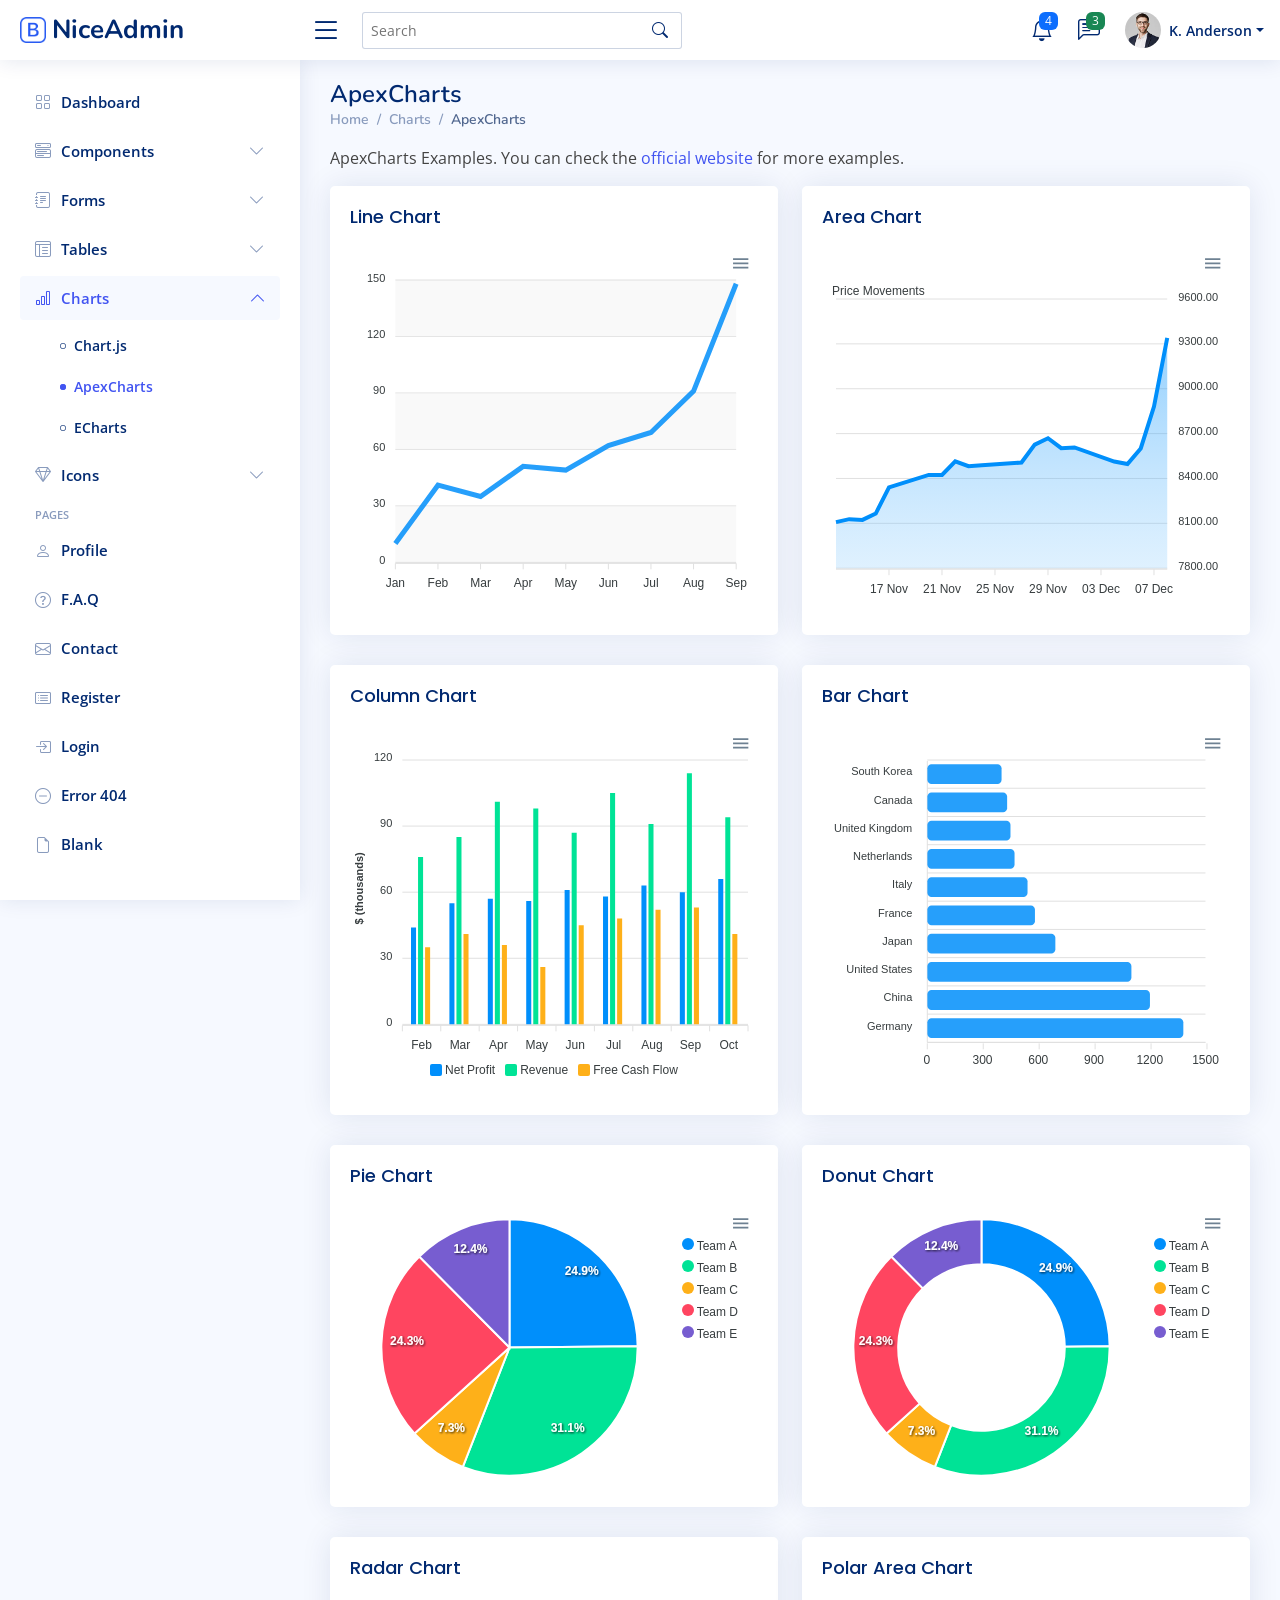
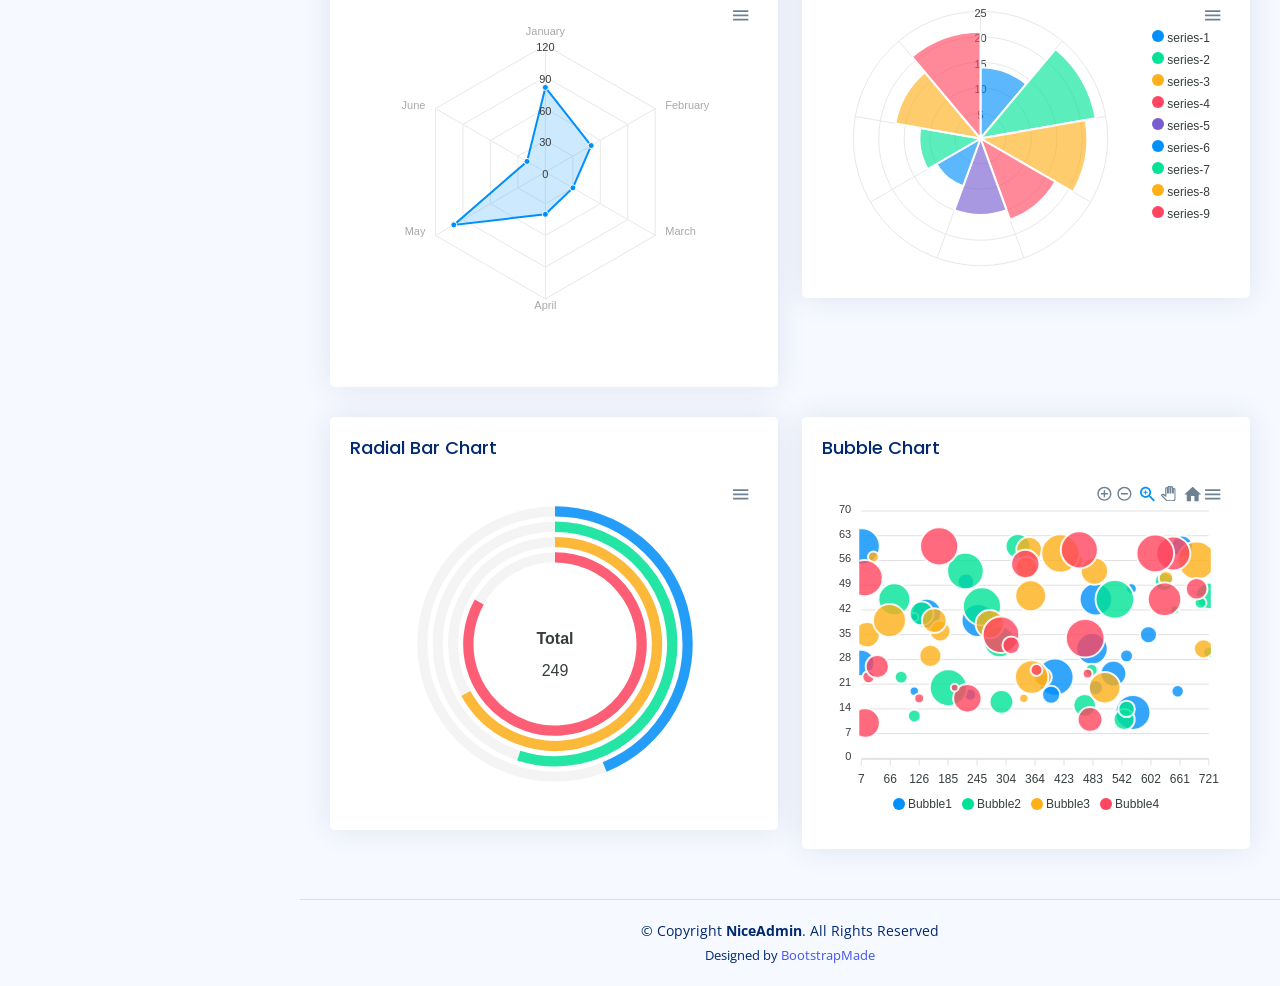
<file: charts-apexcharts.html>
<!DOCTYPE html>
<html lang="en">

<head>
  <meta charset="utf-8">
  <meta content="width=device-width, initial-scale=1.0" name="viewport">

  <title>Charts / ApexCharts - NiceAdmin Bootstrap Template</title>
  <meta content="" name="description">
  <meta content="" name="keywords">

  <!-- Favicons -->
  <link href="assets/img/favicon.png" rel="icon">
  <link href="assets/img/apple-touch-icon.png" rel="apple-touch-icon">

  <!-- Google Fonts -->
  <link href="https://fonts.gstatic.com" rel="preconnect">
  <link href="https://fonts.googleapis.com/css?family=Open+Sans:300,300i,400,400i,600,600i,700,700i|Nunito:300,300i,400,400i,600,600i,700,700i|Poppins:300,300i,400,400i,500,500i,600,600i,700,700i" rel="stylesheet">

  <!-- Vendor CSS Files -->
  <link href="assets/vendor/bootstrap/css/bootstrap.min.css" rel="stylesheet">
  <link href="assets/vendor/bootstrap-icons/bootstrap-icons.css" rel="stylesheet">
  <link href="assets/vendor/boxicons/css/boxicons.min.css" rel="stylesheet">
  <link href="assets/vendor/quill/quill.snow.css" rel="stylesheet">
  <link href="assets/vendor/quill/quill.bubble.css" rel="stylesheet">
  <link href="assets/vendor/remixicon/remixicon.css" rel="stylesheet">
  <link href="assets/vendor/simple-datatables/style.css" rel="stylesheet">

  <!-- Template Main CSS File -->
  <link href="assets/css/style.css" rel="stylesheet">

  <!-- =======================================================
  * Template Name: NiceAdmin
  * Updated: Sep 18 2023 with Bootstrap v5.3.2
  * Template URL: https://bootstrapmade.com/nice-admin-bootstrap-admin-html-template/
  * Author: BootstrapMade.com
  * License: https://bootstrapmade.com/license/
  ======================================================== -->
</head>

<body>

  <!-- ======= Header ======= -->
  <header id="header" class="header fixed-top d-flex align-items-center">

    <div class="d-flex align-items-center justify-content-between">
      <a href="index.html" class="logo d-flex align-items-center">
        <img src="assets/img/logo.png" alt="">
        <span class="d-none d-lg-block">NiceAdmin</span>
      </a>
      <i class="bi bi-list toggle-sidebar-btn"></i>
    </div><!-- End Logo -->

    <div class="search-bar">
      <form class="search-form d-flex align-items-center" method="POST" action="#">
        <input type="text" name="query" placeholder="Search" title="Enter search keyword">
        <button type="submit" title="Search"><i class="bi bi-search"></i></button>
      </form>
    </div><!-- End Search Bar -->

    <nav class="header-nav ms-auto">
      <ul class="d-flex align-items-center">

        <li class="nav-item d-block d-lg-none">
          <a class="nav-link nav-icon search-bar-toggle " href="#">
            <i class="bi bi-search"></i>
          </a>
        </li><!-- End Search Icon-->

        <li class="nav-item dropdown">

          <a class="nav-link nav-icon" href="#" data-bs-toggle="dropdown">
            <i class="bi bi-bell"></i>
            <span class="badge bg-primary badge-number">4</span>
          </a><!-- End Notification Icon -->

          <ul class="dropdown-menu dropdown-menu-end dropdown-menu-arrow notifications">
            <li class="dropdown-header">
              You have 4 new notifications
              <a href="#"><span class="badge rounded-pill bg-primary p-2 ms-2">View all</span></a>
            </li>
            <li>
              <hr class="dropdown-divider">
            </li>

            <li class="notification-item">
              <i class="bi bi-exclamation-circle text-warning"></i>
              <div>
                <h4>Lorem Ipsum</h4>
                <p>Quae dolorem earum veritatis oditseno</p>
                <p>30 min. ago</p>
              </div>
            </li>

            <li>
              <hr class="dropdown-divider">
            </li>

            <li class="notification-item">
              <i class="bi bi-x-circle text-danger"></i>
              <div>
                <h4>Atque rerum nesciunt</h4>
                <p>Quae dolorem earum veritatis oditseno</p>
                <p>1 hr. ago</p>
              </div>
            </li>

            <li>
              <hr class="dropdown-divider">
            </li>

            <li class="notification-item">
              <i class="bi bi-check-circle text-success"></i>
              <div>
                <h4>Sit rerum fuga</h4>
                <p>Quae dolorem earum veritatis oditseno</p>
                <p>2 hrs. ago</p>
              </div>
            </li>

            <li>
              <hr class="dropdown-divider">
            </li>

            <li class="notification-item">
              <i class="bi bi-info-circle text-primary"></i>
              <div>
                <h4>Dicta reprehenderit</h4>
                <p>Quae dolorem earum veritatis oditseno</p>
                <p>4 hrs. ago</p>
              </div>
            </li>

            <li>
              <hr class="dropdown-divider">
            </li>
            <li class="dropdown-footer">
              <a href="#">Show all notifications</a>
            </li>

          </ul><!-- End Notification Dropdown Items -->

        </li><!-- End Notification Nav -->

        <li class="nav-item dropdown">

          <a class="nav-link nav-icon" href="#" data-bs-toggle="dropdown">
            <i class="bi bi-chat-left-text"></i>
            <span class="badge bg-success badge-number">3</span>
          </a><!-- End Messages Icon -->

          <ul class="dropdown-menu dropdown-menu-end dropdown-menu-arrow messages">
            <li class="dropdown-header">
              You have 3 new messages
              <a href="#"><span class="badge rounded-pill bg-primary p-2 ms-2">View all</span></a>
            </li>
            <li>
              <hr class="dropdown-divider">
            </li>

            <li class="message-item">
              <a href="#">
                <img src="assets/img/messages-1.jpg" alt="" class="rounded-circle">
                <div>
                  <h4>Maria Hudson</h4>
                  <p>Velit asperiores et ducimus soluta repudiandae labore officia est ut...</p>
                  <p>4 hrs. ago</p>
                </div>
              </a>
            </li>
            <li>
              <hr class="dropdown-divider">
            </li>

            <li class="message-item">
              <a href="#">
                <img src="assets/img/messages-2.jpg" alt="" class="rounded-circle">
                <div>
                  <h4>Anna Nelson</h4>
                  <p>Velit asperiores et ducimus soluta repudiandae labore officia est ut...</p>
                  <p>6 hrs. ago</p>
                </div>
              </a>
            </li>
            <li>
              <hr class="dropdown-divider">
            </li>

            <li class="message-item">
              <a href="#">
                <img src="assets/img/messages-3.jpg" alt="" class="rounded-circle">
                <div>
                  <h4>David Muldon</h4>
                  <p>Velit asperiores et ducimus soluta repudiandae labore officia est ut...</p>
                  <p>8 hrs. ago</p>
                </div>
              </a>
            </li>
            <li>
              <hr class="dropdown-divider">
            </li>

            <li class="dropdown-footer">
              <a href="#">Show all messages</a>
            </li>

          </ul><!-- End Messages Dropdown Items -->

        </li><!-- End Messages Nav -->

        <li class="nav-item dropdown pe-3">

          <a class="nav-link nav-profile d-flex align-items-center pe-0" href="#" data-bs-toggle="dropdown">
            <img src="assets/img/profile-img.jpg" alt="Profile" class="rounded-circle">
            <span class="d-none d-md-block dropdown-toggle ps-2">K. Anderson</span>
          </a><!-- End Profile Iamge Icon -->

          <ul class="dropdown-menu dropdown-menu-end dropdown-menu-arrow profile">
            <li class="dropdown-header">
              <h6>Kevin Anderson</h6>
              <span>Web Designer</span>
            </li>
            <li>
              <hr class="dropdown-divider">
            </li>

            <li>
              <a class="dropdown-item d-flex align-items-center" href="users-profile.html">
                <i class="bi bi-person"></i>
                <span>My Profile</span>
              </a>
            </li>
            <li>
              <hr class="dropdown-divider">
            </li>

            <li>
              <a class="dropdown-item d-flex align-items-center" href="users-profile.html">
                <i class="bi bi-gear"></i>
                <span>Account Settings</span>
              </a>
            </li>
            <li>
              <hr class="dropdown-divider">
            </li>

            <li>
              <a class="dropdown-item d-flex align-items-center" href="pages-faq.html">
                <i class="bi bi-question-circle"></i>
                <span>Need Help?</span>
              </a>
            </li>
            <li>
              <hr class="dropdown-divider">
            </li>

            <li>
              <a class="dropdown-item d-flex align-items-center" href="#">
                <i class="bi bi-box-arrow-right"></i>
                <span>Sign Out</span>
              </a>
            </li>

          </ul><!-- End Profile Dropdown Items -->
        </li><!-- End Profile Nav -->

      </ul>
    </nav><!-- End Icons Navigation -->

  </header><!-- End Header -->

  <!-- ======= Sidebar ======= -->
  <aside id="sidebar" class="sidebar">

    <ul class="sidebar-nav" id="sidebar-nav">

      <li class="nav-item">
        <a class="nav-link collapsed" href="index.html">
          <i class="bi bi-grid"></i>
          <span>Dashboard</span>
        </a>
      </li><!-- End Dashboard Nav -->

      <li class="nav-item">
        <a class="nav-link collapsed" data-bs-target="#components-nav" data-bs-toggle="collapse" href="#">
          <i class="bi bi-menu-button-wide"></i><span>Components</span><i class="bi bi-chevron-down ms-auto"></i>
        </a>
        <ul id="components-nav" class="nav-content collapse " data-bs-parent="#sidebar-nav">
          <li>
            <a href="components-alerts.html">
              <i class="bi bi-circle"></i><span>Alerts</span>
            </a>
          </li>
          <li>
            <a href="components-accordion.html">
              <i class="bi bi-circle"></i><span>Accordion</span>
            </a>
          </li>
          <li>
            <a href="components-badges.html">
              <i class="bi bi-circle"></i><span>Badges</span>
            </a>
          </li>
          <li>
            <a href="components-breadcrumbs.html">
              <i class="bi bi-circle"></i><span>Breadcrumbs</span>
            </a>
          </li>
          <li>
            <a href="components-buttons.html">
              <i class="bi bi-circle"></i><span>Buttons</span>
            </a>
          </li>
          <li>
            <a href="components-cards.html">
              <i class="bi bi-circle"></i><span>Cards</span>
            </a>
          </li>
          <li>
            <a href="components-carousel.html">
              <i class="bi bi-circle"></i><span>Carousel</span>
            </a>
          </li>
          <li>
            <a href="components-list-group.html">
              <i class="bi bi-circle"></i><span>List group</span>
            </a>
          </li>
          <li>
            <a href="components-modal.html">
              <i class="bi bi-circle"></i><span>Modal</span>
            </a>
          </li>
          <li>
            <a href="components-tabs.html">
              <i class="bi bi-circle"></i><span>Tabs</span>
            </a>
          </li>
          <li>
            <a href="components-pagination.html">
              <i class="bi bi-circle"></i><span>Pagination</span>
            </a>
          </li>
          <li>
            <a href="components-progress.html">
              <i class="bi bi-circle"></i><span>Progress</span>
            </a>
          </li>
          <li>
            <a href="components-spinners.html">
              <i class="bi bi-circle"></i><span>Spinners</span>
            </a>
          </li>
          <li>
            <a href="components-tooltips.html">
              <i class="bi bi-circle"></i><span>Tooltips</span>
            </a>
          </li>
        </ul>
      </li><!-- End Components Nav -->

      <li class="nav-item">
        <a class="nav-link collapsed" data-bs-target="#forms-nav" data-bs-toggle="collapse" href="#">
          <i class="bi bi-journal-text"></i><span>Forms</span><i class="bi bi-chevron-down ms-auto"></i>
        </a>
        <ul id="forms-nav" class="nav-content collapse " data-bs-parent="#sidebar-nav">
          <li>
            <a href="forms-elements.html">
              <i class="bi bi-circle"></i><span>Form Elements</span>
            </a>
          </li>
          <li>
            <a href="forms-layouts.html">
              <i class="bi bi-circle"></i><span>Form Layouts</span>
            </a>
          </li>
          <li>
            <a href="forms-editors.html">
              <i class="bi bi-circle"></i><span>Form Editors</span>
            </a>
          </li>
          <li>
            <a href="forms-validation.html">
              <i class="bi bi-circle"></i><span>Form Validation</span>
            </a>
          </li>
        </ul>
      </li><!-- End Forms Nav -->

      <li class="nav-item">
        <a class="nav-link collapsed" data-bs-target="#tables-nav" data-bs-toggle="collapse" href="#">
          <i class="bi bi-layout-text-window-reverse"></i><span>Tables</span><i class="bi bi-chevron-down ms-auto"></i>
        </a>
        <ul id="tables-nav" class="nav-content collapse " data-bs-parent="#sidebar-nav">
          <li>
            <a href="tables-general.html">
              <i class="bi bi-circle"></i><span>General Tables</span>
            </a>
          </li>
          <li>
            <a href="tables-data.html">
              <i class="bi bi-circle"></i><span>Data Tables</span>
            </a>
          </li>
        </ul>
      </li><!-- End Tables Nav -->

      <li class="nav-item">
        <a class="nav-link " data-bs-target="#charts-nav" data-bs-toggle="collapse" href="#">
          <i class="bi bi-bar-chart"></i><span>Charts</span><i class="bi bi-chevron-down ms-auto"></i>
        </a>
        <ul id="charts-nav" class="nav-content collapse show" data-bs-parent="#sidebar-nav">
          <li>
            <a href="charts-chartjs.html">
              <i class="bi bi-circle"></i><span>Chart.js</span>
            </a>
          </li>
          <li>
            <a href="charts-apexcharts.html" class="active">
              <i class="bi bi-circle"></i><span>ApexCharts</span>
            </a>
          </li>
          <li>
            <a href="charts-echarts.html">
              <i class="bi bi-circle"></i><span>ECharts</span>
            </a>
          </li>
        </ul>
      </li><!-- End Charts Nav -->

      <li class="nav-item">
        <a class="nav-link collapsed" data-bs-target="#icons-nav" data-bs-toggle="collapse" href="#">
          <i class="bi bi-gem"></i><span>Icons</span><i class="bi bi-chevron-down ms-auto"></i>
        </a>
        <ul id="icons-nav" class="nav-content collapse " data-bs-parent="#sidebar-nav">
          <li>
            <a href="icons-bootstrap.html">
              <i class="bi bi-circle"></i><span>Bootstrap Icons</span>
            </a>
          </li>
          <li>
            <a href="icons-remix.html">
              <i class="bi bi-circle"></i><span>Remix Icons</span>
            </a>
          </li>
          <li>
            <a href="icons-boxicons.html">
              <i class="bi bi-circle"></i><span>Boxicons</span>
            </a>
          </li>
        </ul>
      </li><!-- End Icons Nav -->

      <li class="nav-heading">Pages</li>

      <li class="nav-item">
        <a class="nav-link collapsed" href="users-profile.html">
          <i class="bi bi-person"></i>
          <span>Profile</span>
        </a>
      </li><!-- End Profile Page Nav -->

      <li class="nav-item">
        <a class="nav-link collapsed" href="pages-faq.html">
          <i class="bi bi-question-circle"></i>
          <span>F.A.Q</span>
        </a>
      </li><!-- End F.A.Q Page Nav -->

      <li class="nav-item">
        <a class="nav-link collapsed" href="pages-contact.html">
          <i class="bi bi-envelope"></i>
          <span>Contact</span>
        </a>
      </li><!-- End Contact Page Nav -->

      <li class="nav-item">
        <a class="nav-link collapsed" href="pages-register.html">
          <i class="bi bi-card-list"></i>
          <span>Register</span>
        </a>
      </li><!-- End Register Page Nav -->

      <li class="nav-item">
        <a class="nav-link collapsed" href="pages-login.html">
          <i class="bi bi-box-arrow-in-right"></i>
          <span>Login</span>
        </a>
      </li><!-- End Login Page Nav -->

      <li class="nav-item">
        <a class="nav-link collapsed" href="pages-error-404.html">
          <i class="bi bi-dash-circle"></i>
          <span>Error 404</span>
        </a>
      </li><!-- End Error 404 Page Nav -->

      <li class="nav-item">
        <a class="nav-link collapsed" href="pages-blank.html">
          <i class="bi bi-file-earmark"></i>
          <span>Blank</span>
        </a>
      </li><!-- End Blank Page Nav -->

    </ul>

  </aside><!-- End Sidebar-->

  <main id="main" class="main">

    <div class="pagetitle">
      <h1>ApexCharts</h1>
      <nav>
        <ol class="breadcrumb">
          <li class="breadcrumb-item"><a href="index.html">Home</a></li>
          <li class="breadcrumb-item">Charts</li>
          <li class="breadcrumb-item active">ApexCharts</li>
        </ol>
      </nav>
    </div><!-- End Page Title -->

    <p>ApexCharts Examples. You can check the <a href="https://apexcharts.com/javascript-chart-demos/" target="_blank">official website</a> for more examples.</p>

    <section class="section">
      <div class="row">

        <div class="col-lg-6">
          <div class="card">
            <div class="card-body">
              <h5 class="card-title">Line Chart</h5>

              <!-- Line Chart -->
              <div id="lineChart"></div>

              <script>
                document.addEventListener("DOMContentLoaded", () => {
                  new ApexCharts(document.querySelector("#lineChart"), {
                    series: [{
                      name: "Desktops",
                      data: [10, 41, 35, 51, 49, 62, 69, 91, 148]
                    }],
                    chart: {
                      height: 350,
                      type: 'line',
                      zoom: {
                        enabled: false
                      }
                    },
                    dataLabels: {
                      enabled: false
                    },
                    stroke: {
                      curve: 'straight'
                    },
                    grid: {
                      row: {
                        colors: ['#f3f3f3', 'transparent'], // takes an array which will be repeated on columns
                        opacity: 0.5
                      },
                    },
                    xaxis: {
                      categories: ['Jan', 'Feb', 'Mar', 'Apr', 'May', 'Jun', 'Jul', 'Aug', 'Sep'],
                    }
                  }).render();
                });
              </script>
              <!-- End Line Chart -->

            </div>
          </div>
        </div>

        <div class="col-lg-6">
          <div class="card">
            <div class="card-body">
              <h5 class="card-title">Area Chart</h5>

              <!-- Area Chart -->
              <div id="areaChart"></div>

              <script>
                document.addEventListener("DOMContentLoaded", () => {
                  const series = {
                    "monthDataSeries1": {
                      "prices": [
                        8107.85,
                        8128.0,
                        8122.9,
                        8165.5,
                        8340.7,
                        8423.7,
                        8423.5,
                        8514.3,
                        8481.85,
                        8487.7,
                        8506.9,
                        8626.2,
                        8668.95,
                        8602.3,
                        8607.55,
                        8512.9,
                        8496.25,
                        8600.65,
                        8881.1,
                        9340.85
                      ],
                      "dates": [
                        "13 Nov 2017",
                        "14 Nov 2017",
                        "15 Nov 2017",
                        "16 Nov 2017",
                        "17 Nov 2017",
                        "20 Nov 2017",
                        "21 Nov 2017",
                        "22 Nov 2017",
                        "23 Nov 2017",
                        "24 Nov 2017",
                        "27 Nov 2017",
                        "28 Nov 2017",
                        "29 Nov 2017",
                        "30 Nov 2017",
                        "01 Dec 2017",
                        "04 Dec 2017",
                        "05 Dec 2017",
                        "06 Dec 2017",
                        "07 Dec 2017",
                        "08 Dec 2017"
                      ]
                    },
                    "monthDataSeries2": {
                      "prices": [
                        8423.7,
                        8423.5,
                        8514.3,
                        8481.85,
                        8487.7,
                        8506.9,
                        8626.2,
                        8668.95,
                        8602.3,
                        8607.55,
                        8512.9,
                        8496.25,
                        8600.65,
                        8881.1,
                        9040.85,
                        8340.7,
                        8165.5,
                        8122.9,
                        8107.85,
                        8128.0
                      ],
                      "dates": [
                        "13 Nov 2017",
                        "14 Nov 2017",
                        "15 Nov 2017",
                        "16 Nov 2017",
                        "17 Nov 2017",
                        "20 Nov 2017",
                        "21 Nov 2017",
                        "22 Nov 2017",
                        "23 Nov 2017",
                        "24 Nov 2017",
                        "27 Nov 2017",
                        "28 Nov 2017",
                        "29 Nov 2017",
                        "30 Nov 2017",
                        "01 Dec 2017",
                        "04 Dec 2017",
                        "05 Dec 2017",
                        "06 Dec 2017",
                        "07 Dec 2017",
                        "08 Dec 2017"
                      ]
                    },
                    "monthDataSeries3": {
                      "prices": [
                        7114.25,
                        7126.6,
                        7116.95,
                        7203.7,
                        7233.75,
                        7451.0,
                        7381.15,
                        7348.95,
                        7347.75,
                        7311.25,
                        7266.4,
                        7253.25,
                        7215.45,
                        7266.35,
                        7315.25,
                        7237.2,
                        7191.4,
                        7238.95,
                        7222.6,
                        7217.9,
                        7359.3,
                        7371.55,
                        7371.15,
                        7469.2,
                        7429.25,
                        7434.65,
                        7451.1,
                        7475.25,
                        7566.25,
                        7556.8,
                        7525.55,
                        7555.45,
                        7560.9,
                        7490.7,
                        7527.6,
                        7551.9,
                        7514.85,
                        7577.95,
                        7592.3,
                        7621.95,
                        7707.95,
                        7859.1,
                        7815.7,
                        7739.0,
                        7778.7,
                        7839.45,
                        7756.45,
                        7669.2,
                        7580.45,
                        7452.85,
                        7617.25,
                        7701.6,
                        7606.8,
                        7620.05,
                        7513.85,
                        7498.45,
                        7575.45,
                        7601.95,
                        7589.1,
                        7525.85,
                        7569.5,
                        7702.5,
                        7812.7,
                        7803.75,
                        7816.3,
                        7851.15,
                        7912.2,
                        7972.8,
                        8145.0,
                        8161.1,
                        8121.05,
                        8071.25,
                        8088.2,
                        8154.45,
                        8148.3,
                        8122.05,
                        8132.65,
                        8074.55,
                        7952.8,
                        7885.55,
                        7733.9,
                        7897.15,
                        7973.15,
                        7888.5,
                        7842.8,
                        7838.4,
                        7909.85,
                        7892.75,
                        7897.75,
                        7820.05,
                        7904.4,
                        7872.2,
                        7847.5,
                        7849.55,
                        7789.6,
                        7736.35,
                        7819.4,
                        7875.35,
                        7871.8,
                        8076.5,
                        8114.8,
                        8193.55,
                        8217.1,
                        8235.05,
                        8215.3,
                        8216.4,
                        8301.55,
                        8235.25,
                        8229.75,
                        8201.95,
                        8164.95,
                        8107.85,
                        8128.0,
                        8122.9,
                        8165.5,
                        8340.7,
                        8423.7,
                        8423.5,
                        8514.3,
                        8481.85,
                        8487.7,
                        8506.9,
                        8626.2
                      ],
                      "dates": [
                        "02 Jun 2017",
                        "05 Jun 2017",
                        "06 Jun 2017",
                        "07 Jun 2017",
                        "08 Jun 2017",
                        "09 Jun 2017",
                        "12 Jun 2017",
                        "13 Jun 2017",
                        "14 Jun 2017",
                        "15 Jun 2017",
                        "16 Jun 2017",
                        "19 Jun 2017",
                        "20 Jun 2017",
                        "21 Jun 2017",
                        "22 Jun 2017",
                        "23 Jun 2017",
                        "27 Jun 2017",
                        "28 Jun 2017",
                        "29 Jun 2017",
                        "30 Jun 2017",
                        "03 Jul 2017",
                        "04 Jul 2017",
                        "05 Jul 2017",
                        "06 Jul 2017",
                        "07 Jul 2017",
                        "10 Jul 2017",
                        "11 Jul 2017",
                        "12 Jul 2017",
                        "13 Jul 2017",
                        "14 Jul 2017",
                        "17 Jul 2017",
                        "18 Jul 2017",
                        "19 Jul 2017",
                        "20 Jul 2017",
                        "21 Jul 2017",
                        "24 Jul 2017",
                        "25 Jul 2017",
                        "26 Jul 2017",
                        "27 Jul 2017",
                        "28 Jul 2017",
                        "31 Jul 2017",
                        "01 Aug 2017",
                        "02 Aug 2017",
                        "03 Aug 2017",
                        "04 Aug 2017",
                        "07 Aug 2017",
                        "08 Aug 2017",
                        "09 Aug 2017",
                        "10 Aug 2017",
                        "11 Aug 2017",
                        "14 Aug 2017",
                        "16 Aug 2017",
                        "17 Aug 2017",
                        "18 Aug 2017",
                        "21 Aug 2017",
                        "22 Aug 2017",
                        "23 Aug 2017",
                        "24 Aug 2017",
                        "28 Aug 2017",
                        "29 Aug 2017",
                        "30 Aug 2017",
                        "31 Aug 2017",
                        "01 Sep 2017",
                        "04 Sep 2017",
                        "05 Sep 2017",
                        "06 Sep 2017",
                        "07 Sep 2017",
                        "08 Sep 2017",
                        "11 Sep 2017",
                        "12 Sep 2017",
                        "13 Sep 2017",
                        "14 Sep 2017",
                        "15 Sep 2017",
                        "18 Sep 2017",
                        "19 Sep 2017",
                        "20 Sep 2017",
                        "21 Sep 2017",
                        "22 Sep 2017",
                        "25 Sep 2017",
                        "26 Sep 2017",
                        "27 Sep 2017",
                        "28 Sep 2017",
                        "29 Sep 2017",
                        "03 Oct 2017",
                        "04 Oct 2017",
                        "05 Oct 2017",
                        "06 Oct 2017",
                        "09 Oct 2017",
                        "10 Oct 2017",
                        "11 Oct 2017",
                        "12 Oct 2017",
                        "13 Oct 2017",
                        "16 Oct 2017",
                        "17 Oct 2017",
                        "18 Oct 2017",
                        "19 Oct 2017",
                        "23 Oct 2017",
                        "24 Oct 2017",
                        "25 Oct 2017",
                        "26 Oct 2017",
                        "27 Oct 2017",
                        "30 Oct 2017",
                        "31 Oct 2017",
                        "01 Nov 2017",
                        "02 Nov 2017",
                        "03 Nov 2017",
                        "06 Nov 2017",
                        "07 Nov 2017",
                        "08 Nov 2017",
                        "09 Nov 2017",
                        "10 Nov 2017",
                        "13 Nov 2017",
                        "14 Nov 2017",
                        "15 Nov 2017",
                        "16 Nov 2017",
                        "17 Nov 2017",
                        "20 Nov 2017",
                        "21 Nov 2017",
                        "22 Nov 2017",
                        "23 Nov 2017",
                        "24 Nov 2017",
                        "27 Nov 2017",
                        "28 Nov 2017"
                      ]
                    }
                  }
                  new ApexCharts(document.querySelector("#areaChart"), {
                    series: [{
                      name: "STOCK ABC",
                      data: series.monthDataSeries1.prices
                    }],
                    chart: {
                      type: 'area',
                      height: 350,
                      zoom: {
                        enabled: false
                      }
                    },
                    dataLabels: {
                      enabled: false
                    },
                    stroke: {
                      curve: 'straight'
                    },
                    subtitle: {
                      text: 'Price Movements',
                      align: 'left'
                    },
                    labels: series.monthDataSeries1.dates,
                    xaxis: {
                      type: 'datetime',
                    },
                    yaxis: {
                      opposite: true
                    },
                    legend: {
                      horizontalAlign: 'left'
                    }
                  }).render();
                });
              </script>
              <!-- End Area Chart -->

            </div>
          </div>
        </div>

        <div class="col-lg-6">
          <div class="card">
            <div class="card-body">
              <h5 class="card-title">Column Chart</h5>

              <!-- Column Chart -->
              <div id="columnChart"></div>

              <script>
                document.addEventListener("DOMContentLoaded", () => {
                  new ApexCharts(document.querySelector("#columnChart"), {
                    series: [{
                      name: 'Net Profit',
                      data: [44, 55, 57, 56, 61, 58, 63, 60, 66]
                    }, {
                      name: 'Revenue',
                      data: [76, 85, 101, 98, 87, 105, 91, 114, 94]
                    }, {
                      name: 'Free Cash Flow',
                      data: [35, 41, 36, 26, 45, 48, 52, 53, 41]
                    }],
                    chart: {
                      type: 'bar',
                      height: 350
                    },
                    plotOptions: {
                      bar: {
                        horizontal: false,
                        columnWidth: '55%',
                        endingShape: 'rounded'
                      },
                    },
                    dataLabels: {
                      enabled: false
                    },
                    stroke: {
                      show: true,
                      width: 2,
                      colors: ['transparent']
                    },
                    xaxis: {
                      categories: ['Feb', 'Mar', 'Apr', 'May', 'Jun', 'Jul', 'Aug', 'Sep', 'Oct'],
                    },
                    yaxis: {
                      title: {
                        text: '$ (thousands)'
                      }
                    },
                    fill: {
                      opacity: 1
                    },
                    tooltip: {
                      y: {
                        formatter: function(val) {
                          return "$ " + val + " thousands"
                        }
                      }
                    }
                  }).render();
                });
              </script>
              <!-- End Column Chart -->

            </div>
          </div>
        </div>

        <div class="col-lg-6">
          <div class="card">
            <div class="card-body">
              <h5 class="card-title">Bar Chart</h5>

              <!-- Bar Chart -->
              <div id="barChart"></div>

              <script>
                document.addEventListener("DOMContentLoaded", () => {
                  new ApexCharts(document.querySelector("#barChart"), {
                    series: [{
                      data: [400, 430, 448, 470, 540, 580, 690, 1100, 1200, 1380]
                    }],
                    chart: {
                      type: 'bar',
                      height: 350
                    },
                    plotOptions: {
                      bar: {
                        borderRadius: 4,
                        horizontal: true,
                      }
                    },
                    dataLabels: {
                      enabled: false
                    },
                    xaxis: {
                      categories: ['South Korea', 'Canada', 'United Kingdom', 'Netherlands', 'Italy', 'France', 'Japan',
                        'United States', 'China', 'Germany'
                      ],
                    }
                  }).render();
                });
              </script>
              <!-- End Bar Chart -->

            </div>
          </div>
        </div>

        <div class="col-lg-6">
          <div class="card">
            <div class="card-body">
              <h5 class="card-title">Pie Chart</h5>

              <!-- Pie Chart -->
              <div id="pieChart"></div>

              <script>
                document.addEventListener("DOMContentLoaded", () => {
                  new ApexCharts(document.querySelector("#pieChart"), {
                    series: [44, 55, 13, 43, 22],
                    chart: {
                      height: 350,
                      type: 'pie',
                      toolbar: {
                        show: true
                      }
                    },
                    labels: ['Team A', 'Team B', 'Team C', 'Team D', 'Team E']
                  }).render();
                });
              </script>
              <!-- End Pie Chart -->

            </div>
          </div>
        </div>

        <div class="col-lg-6">
          <div class="card">
            <div class="card-body">
              <h5 class="card-title">Donut Chart</h5>

              <!-- Donut Chart -->
              <div id="donutChart"></div>

              <script>
                document.addEventListener("DOMContentLoaded", () => {
                  new ApexCharts(document.querySelector("#donutChart"), {
                    series: [44, 55, 13, 43, 22],
                    chart: {
                      height: 350,
                      type: 'donut',
                      toolbar: {
                        show: true
                      }
                    },
                    labels: ['Team A', 'Team B', 'Team C', 'Team D', 'Team E'],
                  }).render();
                });
              </script>
              <!-- End Donut Chart -->

            </div>
          </div>
        </div>

        <div class="col-lg-6">
          <div class="card">
            <div class="card-body">
              <h5 class="card-title">Radar Chart</h5>

              <!-- Radar Chart -->
              <div id="radarChart"></div>

              <script>
                document.addEventListener("DOMContentLoaded", () => {
                  new ApexCharts(document.querySelector("#radarChart"), {
                    series: [{
                      name: 'Series 1',
                      data: [80, 50, 30, 40, 100, 20],
                    }],
                    chart: {
                      height: 350,
                      type: 'radar',
                    },
                    xaxis: {
                      categories: ['January', 'February', 'March', 'April', 'May', 'June']
                    }
                  }).render();
                });
              </script>
              <!-- End Radar Chart -->

            </div>
          </div>
        </div>

        <div class="col-lg-6">
          <div class="card">
            <div class="card-body">
              <h5 class="card-title">Polar Area Chart</h5>

              <!-- Polar Area Chart -->
              <div id="polarAreaChart"></div>

              <script>
                document.addEventListener("DOMContentLoaded", () => {
                  new ApexCharts(document.querySelector("#polarAreaChart"), {
                    series: [14, 23, 21, 17, 15, 10, 12, 17, 21],
                    chart: {
                      type: 'polarArea',
                      height: 350,
                      toolbar: {
                        show: true
                      }
                    },
                    stroke: {
                      colors: ['#fff']
                    },
                    fill: {
                      opacity: 0.8
                    }
                  }).render();
                });
              </script>
              <!-- End Polar Area Chart -->

            </div>
          </div>
        </div>

        <div class="col-lg-6">
          <div class="card">
            <div class="card-body">
              <h5 class="card-title">Radial Bar Chart</h5>

              <!-- Radial Bar Chart -->
              <div id="radialBarChart"></div>

              <script>
                document.addEventListener("DOMContentLoaded", () => {
                  new ApexCharts(document.querySelector("#radialBarChart"), {
                    series: [44, 55, 67, 83],
                    chart: {
                      height: 350,
                      type: 'radialBar',
                      toolbar: {
                        show: true
                      }
                    },
                    plotOptions: {
                      radialBar: {
                        dataLabels: {
                          name: {
                            fontSize: '22px',
                          },
                          value: {
                            fontSize: '16px',
                          },
                          total: {
                            show: true,
                            label: 'Total',
                            formatter: function(w) {
                              // By default this function returns the average of all series. The below is just an example to show the use of custom formatter function
                              return 249
                            }
                          }
                        }
                      }
                    },
                    labels: ['Apples', 'Oranges', 'Bananas', 'Berries'],
                  }).render();
                });
              </script>
              <!-- End Radial Bar Chart -->

            </div>
          </div>
        </div>

        <div class="col-lg-6">
          <div class="card">
            <div class="card-body">
              <h5 class="card-title">Bubble Chart</h5>

              <!-- Bubble Chart -->
              <div id="bubbleChart"></div>

              <script>
                document.addEventListener("DOMContentLoaded", () => {
                  function generateData(baseval, count, yrange) {
                    var i = 0;
                    var series = [];
                    while (i < count) {
                      var x = Math.floor(Math.random() * (750 - 1 + 1)) + 1;;
                      var y = Math.floor(Math.random() * (yrange.max - yrange.min + 1)) + yrange.min;
                      var z = Math.floor(Math.random() * (75 - 15 + 1)) + 15;
                      series.push([x, y, z]);
                      baseval += 86400000;
                      i++;
                    }
                    return series;
                  }
                  new ApexCharts(document.querySelector("#bubbleChart"), {
                    series: [{
                        name: 'Bubble1',
                        data: generateData(new Date('11 Feb 2017 GMT').getTime(), 20, {
                          min: 10,
                          max: 60
                        })
                      },
                      {
                        name: 'Bubble2',
                        data: generateData(new Date('11 Feb 2017 GMT').getTime(), 20, {
                          min: 10,
                          max: 60
                        })
                      },
                      {
                        name: 'Bubble3',
                        data: generateData(new Date('11 Feb 2017 GMT').getTime(), 20, {
                          min: 10,
                          max: 60
                        })
                      },
                      {
                        name: 'Bubble4',
                        data: generateData(new Date('11 Feb 2017 GMT').getTime(), 20, {
                          min: 10,
                          max: 60
                        })
                      }
                    ],
                    chart: {
                      height: 333,
                      type: 'bubble',
                    },
                    dataLabels: {
                      enabled: false
                    },
                    fill: {
                      opacity: 0.8
                    },
                    xaxis: {
                      tickAmount: 12,
                      type: 'category',
                    },
                    yaxis: {
                      max: 70
                    }
                  }).render();
                });
              </script>
              <!-- End Bubble Chart -->

            </div>
          </div>
        </div>

      </div>
    </section>

  </main><!-- End #main -->

  <!-- ======= Footer ======= -->
  <footer id="footer" class="footer">
    <div class="copyright">
      &copy; Copyright <strong><span>NiceAdmin</span></strong>. All Rights Reserved
    </div>
    <div class="credits">
      <!-- All the links in the footer should remain intact. -->
      <!-- You can delete the links only if you purchased the pro version. -->
      <!-- Licensing information: https://bootstrapmade.com/license/ -->
      <!-- Purchase the pro version with working PHP/AJAX contact form: https://bootstrapmade.com/nice-admin-bootstrap-admin-html-template/ -->
      Designed by <a href="https://bootstrapmade.com/">BootstrapMade</a>
    </div>
  </footer><!-- End Footer -->

  <a href="#" class="back-to-top d-flex align-items-center justify-content-center"><i class="bi bi-arrow-up-short"></i></a>

  <!-- Vendor JS Files -->
  <script src="assets/vendor/apexcharts/apexcharts.min.js"></script>
  <script src="assets/vendor/bootstrap/js/bootstrap.bundle.min.js"></script>
  <script src="assets/vendor/chart.js/chart.umd.js"></script>
  <script src="assets/vendor/echarts/echarts.min.js"></script>
  <script src="assets/vendor/quill/quill.min.js"></script>
  <script src="assets/vendor/simple-datatables/simple-datatables.js"></script>
  <script src="assets/vendor/tinymce/tinymce.min.js"></script>
  <script src="assets/vendor/php-email-form/validate.js"></script>

  <!-- Template Main JS File -->
  <script src="assets/js/main.js"></script>

</body>

</html>
</file>
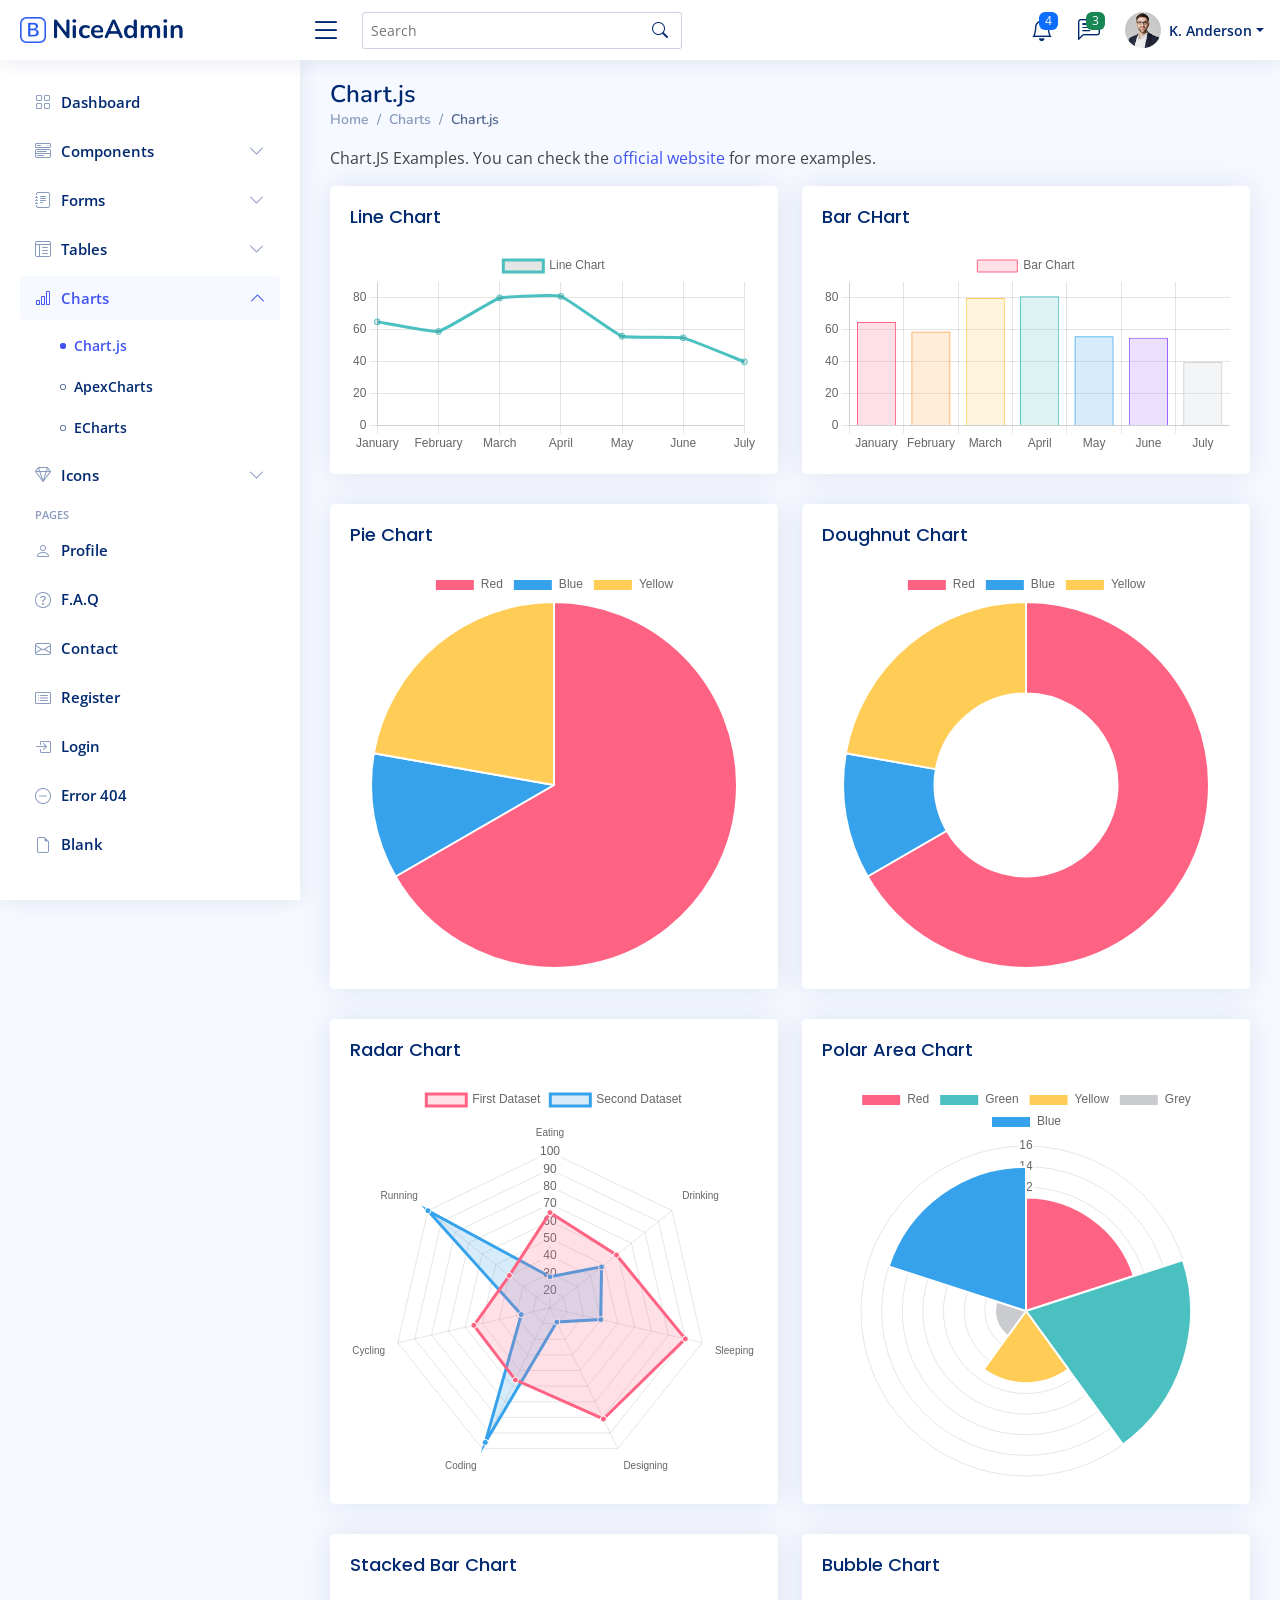
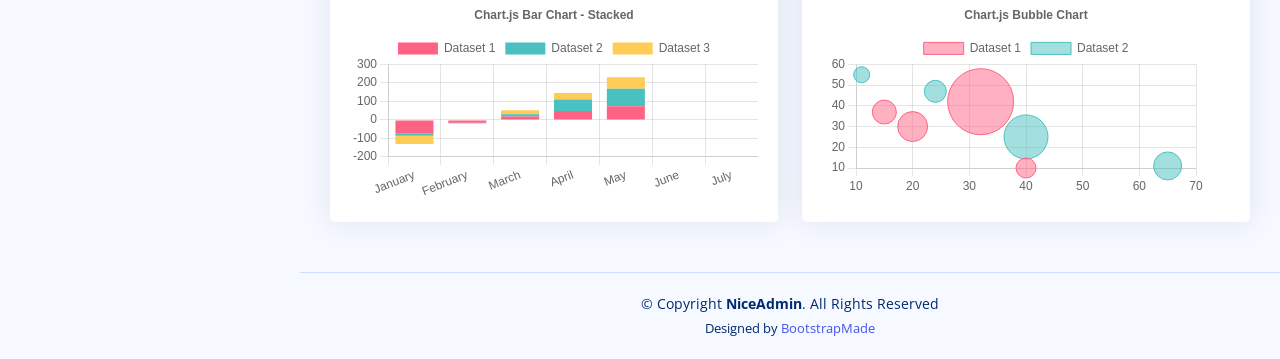
<file: charts-chartjs.html>
<!DOCTYPE html>
<html lang="en">

<head>
  <meta charset="utf-8">
  <meta content="width=device-width, initial-scale=1.0" name="viewport">

  <title>Charts / Chart.js - NiceAdmin Bootstrap Template</title>
  <meta content="" name="description">
  <meta content="" name="keywords">

  <!-- Favicons -->
  <link href="assets/img/favicon.png" rel="icon">
  <link href="assets/img/apple-touch-icon.png" rel="apple-touch-icon">

  <!-- Google Fonts -->
  <link href="https://fonts.gstatic.com" rel="preconnect">
  <link href="https://fonts.googleapis.com/css?family=Open+Sans:300,300i,400,400i,600,600i,700,700i|Nunito:300,300i,400,400i,600,600i,700,700i|Poppins:300,300i,400,400i,500,500i,600,600i,700,700i" rel="stylesheet">

  <!-- Vendor CSS Files -->
  <link href="assets/vendor/bootstrap/css/bootstrap.min.css" rel="stylesheet">
  <link href="assets/vendor/bootstrap-icons/bootstrap-icons.css" rel="stylesheet">
  <link href="assets/vendor/boxicons/css/boxicons.min.css" rel="stylesheet">
  <link href="assets/vendor/quill/quill.snow.css" rel="stylesheet">
  <link href="assets/vendor/quill/quill.bubble.css" rel="stylesheet">
  <link href="assets/vendor/remixicon/remixicon.css" rel="stylesheet">
  <link href="assets/vendor/simple-datatables/style.css" rel="stylesheet">

  <!-- Template Main CSS File -->
  <link href="assets/css/style.css" rel="stylesheet">

  <!-- =======================================================
  * Template Name: NiceAdmin
  * Updated: Sep 18 2023 with Bootstrap v5.3.2
  * Template URL: https://bootstrapmade.com/nice-admin-bootstrap-admin-html-template/
  * Author: BootstrapMade.com
  * License: https://bootstrapmade.com/license/
  ======================================================== -->
</head>

<body>

  <!-- ======= Header ======= -->
  <header id="header" class="header fixed-top d-flex align-items-center">

    <div class="d-flex align-items-center justify-content-between">
      <a href="index.html" class="logo d-flex align-items-center">
        <img src="assets/img/logo.png" alt="">
        <span class="d-none d-lg-block">NiceAdmin</span>
      </a>
      <i class="bi bi-list toggle-sidebar-btn"></i>
    </div><!-- End Logo -->

    <div class="search-bar">
      <form class="search-form d-flex align-items-center" method="POST" action="#">
        <input type="text" name="query" placeholder="Search" title="Enter search keyword">
        <button type="submit" title="Search"><i class="bi bi-search"></i></button>
      </form>
    </div><!-- End Search Bar -->

    <nav class="header-nav ms-auto">
      <ul class="d-flex align-items-center">

        <li class="nav-item d-block d-lg-none">
          <a class="nav-link nav-icon search-bar-toggle " href="#">
            <i class="bi bi-search"></i>
          </a>
        </li><!-- End Search Icon-->

        <li class="nav-item dropdown">

          <a class="nav-link nav-icon" href="#" data-bs-toggle="dropdown">
            <i class="bi bi-bell"></i>
            <span class="badge bg-primary badge-number">4</span>
          </a><!-- End Notification Icon -->

          <ul class="dropdown-menu dropdown-menu-end dropdown-menu-arrow notifications">
            <li class="dropdown-header">
              You have 4 new notifications
              <a href="#"><span class="badge rounded-pill bg-primary p-2 ms-2">View all</span></a>
            </li>
            <li>
              <hr class="dropdown-divider">
            </li>

            <li class="notification-item">
              <i class="bi bi-exclamation-circle text-warning"></i>
              <div>
                <h4>Lorem Ipsum</h4>
                <p>Quae dolorem earum veritatis oditseno</p>
                <p>30 min. ago</p>
              </div>
            </li>

            <li>
              <hr class="dropdown-divider">
            </li>

            <li class="notification-item">
              <i class="bi bi-x-circle text-danger"></i>
              <div>
                <h4>Atque rerum nesciunt</h4>
                <p>Quae dolorem earum veritatis oditseno</p>
                <p>1 hr. ago</p>
              </div>
            </li>

            <li>
              <hr class="dropdown-divider">
            </li>

            <li class="notification-item">
              <i class="bi bi-check-circle text-success"></i>
              <div>
                <h4>Sit rerum fuga</h4>
                <p>Quae dolorem earum veritatis oditseno</p>
                <p>2 hrs. ago</p>
              </div>
            </li>

            <li>
              <hr class="dropdown-divider">
            </li>

            <li class="notification-item">
              <i class="bi bi-info-circle text-primary"></i>
              <div>
                <h4>Dicta reprehenderit</h4>
                <p>Quae dolorem earum veritatis oditseno</p>
                <p>4 hrs. ago</p>
              </div>
            </li>

            <li>
              <hr class="dropdown-divider">
            </li>
            <li class="dropdown-footer">
              <a href="#">Show all notifications</a>
            </li>

          </ul><!-- End Notification Dropdown Items -->

        </li><!-- End Notification Nav -->

        <li class="nav-item dropdown">

          <a class="nav-link nav-icon" href="#" data-bs-toggle="dropdown">
            <i class="bi bi-chat-left-text"></i>
            <span class="badge bg-success badge-number">3</span>
          </a><!-- End Messages Icon -->

          <ul class="dropdown-menu dropdown-menu-end dropdown-menu-arrow messages">
            <li class="dropdown-header">
              You have 3 new messages
              <a href="#"><span class="badge rounded-pill bg-primary p-2 ms-2">View all</span></a>
            </li>
            <li>
              <hr class="dropdown-divider">
            </li>

            <li class="message-item">
              <a href="#">
                <img src="assets/img/messages-1.jpg" alt="" class="rounded-circle">
                <div>
                  <h4>Maria Hudson</h4>
                  <p>Velit asperiores et ducimus soluta repudiandae labore officia est ut...</p>
                  <p>4 hrs. ago</p>
                </div>
              </a>
            </li>
            <li>
              <hr class="dropdown-divider">
            </li>

            <li class="message-item">
              <a href="#">
                <img src="assets/img/messages-2.jpg" alt="" class="rounded-circle">
                <div>
                  <h4>Anna Nelson</h4>
                  <p>Velit asperiores et ducimus soluta repudiandae labore officia est ut...</p>
                  <p>6 hrs. ago</p>
                </div>
              </a>
            </li>
            <li>
              <hr class="dropdown-divider">
            </li>

            <li class="message-item">
              <a href="#">
                <img src="assets/img/messages-3.jpg" alt="" class="rounded-circle">
                <div>
                  <h4>David Muldon</h4>
                  <p>Velit asperiores et ducimus soluta repudiandae labore officia est ut...</p>
                  <p>8 hrs. ago</p>
                </div>
              </a>
            </li>
            <li>
              <hr class="dropdown-divider">
            </li>

            <li class="dropdown-footer">
              <a href="#">Show all messages</a>
            </li>

          </ul><!-- End Messages Dropdown Items -->

        </li><!-- End Messages Nav -->

        <li class="nav-item dropdown pe-3">

          <a class="nav-link nav-profile d-flex align-items-center pe-0" href="#" data-bs-toggle="dropdown">
            <img src="assets/img/profile-img.jpg" alt="Profile" class="rounded-circle">
            <span class="d-none d-md-block dropdown-toggle ps-2">K. Anderson</span>
          </a><!-- End Profile Iamge Icon -->

          <ul class="dropdown-menu dropdown-menu-end dropdown-menu-arrow profile">
            <li class="dropdown-header">
              <h6>Kevin Anderson</h6>
              <span>Web Designer</span>
            </li>
            <li>
              <hr class="dropdown-divider">
            </li>

            <li>
              <a class="dropdown-item d-flex align-items-center" href="users-profile.html">
                <i class="bi bi-person"></i>
                <span>My Profile</span>
              </a>
            </li>
            <li>
              <hr class="dropdown-divider">
            </li>

            <li>
              <a class="dropdown-item d-flex align-items-center" href="users-profile.html">
                <i class="bi bi-gear"></i>
                <span>Account Settings</span>
              </a>
            </li>
            <li>
              <hr class="dropdown-divider">
            </li>

            <li>
              <a class="dropdown-item d-flex align-items-center" href="pages-faq.html">
                <i class="bi bi-question-circle"></i>
                <span>Need Help?</span>
              </a>
            </li>
            <li>
              <hr class="dropdown-divider">
            </li>

            <li>
              <a class="dropdown-item d-flex align-items-center" href="#">
                <i class="bi bi-box-arrow-right"></i>
                <span>Sign Out</span>
              </a>
            </li>

          </ul><!-- End Profile Dropdown Items -->
        </li><!-- End Profile Nav -->

      </ul>
    </nav><!-- End Icons Navigation -->

  </header><!-- End Header -->

  <!-- ======= Sidebar ======= -->
  <aside id="sidebar" class="sidebar">

    <ul class="sidebar-nav" id="sidebar-nav">

      <li class="nav-item">
        <a class="nav-link collapsed" href="index.html">
          <i class="bi bi-grid"></i>
          <span>Dashboard</span>
        </a>
      </li><!-- End Dashboard Nav -->

      <li class="nav-item">
        <a class="nav-link collapsed" data-bs-target="#components-nav" data-bs-toggle="collapse" href="#">
          <i class="bi bi-menu-button-wide"></i><span>Components</span><i class="bi bi-chevron-down ms-auto"></i>
        </a>
        <ul id="components-nav" class="nav-content collapse " data-bs-parent="#sidebar-nav">
          <li>
            <a href="components-alerts.html">
              <i class="bi bi-circle"></i><span>Alerts</span>
            </a>
          </li>
          <li>
            <a href="components-accordion.html">
              <i class="bi bi-circle"></i><span>Accordion</span>
            </a>
          </li>
          <li>
            <a href="components-badges.html">
              <i class="bi bi-circle"></i><span>Badges</span>
            </a>
          </li>
          <li>
            <a href="components-breadcrumbs.html">
              <i class="bi bi-circle"></i><span>Breadcrumbs</span>
            </a>
          </li>
          <li>
            <a href="components-buttons.html">
              <i class="bi bi-circle"></i><span>Buttons</span>
            </a>
          </li>
          <li>
            <a href="components-cards.html">
              <i class="bi bi-circle"></i><span>Cards</span>
            </a>
          </li>
          <li>
            <a href="components-carousel.html">
              <i class="bi bi-circle"></i><span>Carousel</span>
            </a>
          </li>
          <li>
            <a href="components-list-group.html">
              <i class="bi bi-circle"></i><span>List group</span>
            </a>
          </li>
          <li>
            <a href="components-modal.html">
              <i class="bi bi-circle"></i><span>Modal</span>
            </a>
          </li>
          <li>
            <a href="components-tabs.html">
              <i class="bi bi-circle"></i><span>Tabs</span>
            </a>
          </li>
          <li>
            <a href="components-pagination.html">
              <i class="bi bi-circle"></i><span>Pagination</span>
            </a>
          </li>
          <li>
            <a href="components-progress.html">
              <i class="bi bi-circle"></i><span>Progress</span>
            </a>
          </li>
          <li>
            <a href="components-spinners.html">
              <i class="bi bi-circle"></i><span>Spinners</span>
            </a>
          </li>
          <li>
            <a href="components-tooltips.html">
              <i class="bi bi-circle"></i><span>Tooltips</span>
            </a>
          </li>
        </ul>
      </li><!-- End Components Nav -->

      <li class="nav-item">
        <a class="nav-link collapsed" data-bs-target="#forms-nav" data-bs-toggle="collapse" href="#">
          <i class="bi bi-journal-text"></i><span>Forms</span><i class="bi bi-chevron-down ms-auto"></i>
        </a>
        <ul id="forms-nav" class="nav-content collapse " data-bs-parent="#sidebar-nav">
          <li>
            <a href="forms-elements.html">
              <i class="bi bi-circle"></i><span>Form Elements</span>
            </a>
          </li>
          <li>
            <a href="forms-layouts.html">
              <i class="bi bi-circle"></i><span>Form Layouts</span>
            </a>
          </li>
          <li>
            <a href="forms-editors.html">
              <i class="bi bi-circle"></i><span>Form Editors</span>
            </a>
          </li>
          <li>
            <a href="forms-validation.html">
              <i class="bi bi-circle"></i><span>Form Validation</span>
            </a>
          </li>
        </ul>
      </li><!-- End Forms Nav -->

      <li class="nav-item">
        <a class="nav-link collapsed" data-bs-target="#tables-nav" data-bs-toggle="collapse" href="#">
          <i class="bi bi-layout-text-window-reverse"></i><span>Tables</span><i class="bi bi-chevron-down ms-auto"></i>
        </a>
        <ul id="tables-nav" class="nav-content collapse " data-bs-parent="#sidebar-nav">
          <li>
            <a href="tables-general.html">
              <i class="bi bi-circle"></i><span>General Tables</span>
            </a>
          </li>
          <li>
            <a href="tables-data.html">
              <i class="bi bi-circle"></i><span>Data Tables</span>
            </a>
          </li>
        </ul>
      </li><!-- End Tables Nav -->

      <li class="nav-item">
        <a class="nav-link " data-bs-target="#charts-nav" data-bs-toggle="collapse" href="#">
          <i class="bi bi-bar-chart"></i><span>Charts</span><i class="bi bi-chevron-down ms-auto"></i>
        </a>
        <ul id="charts-nav" class="nav-content collapse show" data-bs-parent="#sidebar-nav">
          <li>
            <a href="charts-chartjs.html" class="active">
              <i class="bi bi-circle"></i><span>Chart.js</span>
            </a>
          </li>
          <li>
            <a href="charts-apexcharts.html">
              <i class="bi bi-circle"></i><span>ApexCharts</span>
            </a>
          </li>
          <li>
            <a href="charts-echarts.html">
              <i class="bi bi-circle"></i><span>ECharts</span>
            </a>
          </li>
        </ul>
      </li><!-- End Charts Nav -->

      <li class="nav-item">
        <a class="nav-link collapsed" data-bs-target="#icons-nav" data-bs-toggle="collapse" href="#">
          <i class="bi bi-gem"></i><span>Icons</span><i class="bi bi-chevron-down ms-auto"></i>
        </a>
        <ul id="icons-nav" class="nav-content collapse " data-bs-parent="#sidebar-nav">
          <li>
            <a href="icons-bootstrap.html">
              <i class="bi bi-circle"></i><span>Bootstrap Icons</span>
            </a>
          </li>
          <li>
            <a href="icons-remix.html">
              <i class="bi bi-circle"></i><span>Remix Icons</span>
            </a>
          </li>
          <li>
            <a href="icons-boxicons.html">
              <i class="bi bi-circle"></i><span>Boxicons</span>
            </a>
          </li>
        </ul>
      </li><!-- End Icons Nav -->

      <li class="nav-heading">Pages</li>

      <li class="nav-item">
        <a class="nav-link collapsed" href="users-profile.html">
          <i class="bi bi-person"></i>
          <span>Profile</span>
        </a>
      </li><!-- End Profile Page Nav -->

      <li class="nav-item">
        <a class="nav-link collapsed" href="pages-faq.html">
          <i class="bi bi-question-circle"></i>
          <span>F.A.Q</span>
        </a>
      </li><!-- End F.A.Q Page Nav -->

      <li class="nav-item">
        <a class="nav-link collapsed" href="pages-contact.html">
          <i class="bi bi-envelope"></i>
          <span>Contact</span>
        </a>
      </li><!-- End Contact Page Nav -->

      <li class="nav-item">
        <a class="nav-link collapsed" href="pages-register.html">
          <i class="bi bi-card-list"></i>
          <span>Register</span>
        </a>
      </li><!-- End Register Page Nav -->

      <li class="nav-item">
        <a class="nav-link collapsed" href="pages-login.html">
          <i class="bi bi-box-arrow-in-right"></i>
          <span>Login</span>
        </a>
      </li><!-- End Login Page Nav -->

      <li class="nav-item">
        <a class="nav-link collapsed" href="pages-error-404.html">
          <i class="bi bi-dash-circle"></i>
          <span>Error 404</span>
        </a>
      </li><!-- End Error 404 Page Nav -->

      <li class="nav-item">
        <a class="nav-link collapsed" href="pages-blank.html">
          <i class="bi bi-file-earmark"></i>
          <span>Blank</span>
        </a>
      </li><!-- End Blank Page Nav -->

    </ul>

  </aside><!-- End Sidebar-->

  <main id="main" class="main">

    <div class="pagetitle">
      <h1>Chart.js</h1>
      <nav>
        <ol class="breadcrumb">
          <li class="breadcrumb-item"><a href="index.html">Home</a></li>
          <li class="breadcrumb-item">Charts</li>
          <li class="breadcrumb-item active">Chart.js</li>
        </ol>
      </nav>
    </div><!-- End Page Title -->

    <p>Chart.JS Examples. You can check the <a href="https://www.chartjs.org/docs/latest/samples/" target="_blank">official website</a> for more examples.</p>

    <section class="section">
      <div class="row">

        <div class="col-lg-6">
          <div class="card">
            <div class="card-body">
              <h5 class="card-title">Line Chart</h5>

              <!-- Line Chart -->
              <canvas id="lineChart" style="max-height: 400px;"></canvas>
              <script>
                document.addEventListener("DOMContentLoaded", () => {
                  new Chart(document.querySelector('#lineChart'), {
                    type: 'line',
                    data: {
                      labels: ['January', 'February', 'March', 'April', 'May', 'June', 'July'],
                      datasets: [{
                        label: 'Line Chart',
                        data: [65, 59, 80, 81, 56, 55, 40],
                        fill: false,
                        borderColor: 'rgb(75, 192, 192)',
                        tension: 0.1
                      }]
                    },
                    options: {
                      scales: {
                        y: {
                          beginAtZero: true
                        }
                      }
                    }
                  });
                });
              </script>
              <!-- End Line CHart -->

            </div>
          </div>
        </div>

        <div class="col-lg-6">
          <div class="card">
            <div class="card-body">
              <h5 class="card-title">Bar CHart</h5>

              <!-- Bar Chart -->
              <canvas id="barChart" style="max-height: 400px;"></canvas>
              <script>
                document.addEventListener("DOMContentLoaded", () => {
                  new Chart(document.querySelector('#barChart'), {
                    type: 'bar',
                    data: {
                      labels: ['January', 'February', 'March', 'April', 'May', 'June', 'July'],
                      datasets: [{
                        label: 'Bar Chart',
                        data: [65, 59, 80, 81, 56, 55, 40],
                        backgroundColor: [
                          'rgba(255, 99, 132, 0.2)',
                          'rgba(255, 159, 64, 0.2)',
                          'rgba(255, 205, 86, 0.2)',
                          'rgba(75, 192, 192, 0.2)',
                          'rgba(54, 162, 235, 0.2)',
                          'rgba(153, 102, 255, 0.2)',
                          'rgba(201, 203, 207, 0.2)'
                        ],
                        borderColor: [
                          'rgb(255, 99, 132)',
                          'rgb(255, 159, 64)',
                          'rgb(255, 205, 86)',
                          'rgb(75, 192, 192)',
                          'rgb(54, 162, 235)',
                          'rgb(153, 102, 255)',
                          'rgb(201, 203, 207)'
                        ],
                        borderWidth: 1
                      }]
                    },
                    options: {
                      scales: {
                        y: {
                          beginAtZero: true
                        }
                      }
                    }
                  });
                });
              </script>
              <!-- End Bar CHart -->

            </div>
          </div>
        </div>

        <div class="col-lg-6">
          <div class="card">
            <div class="card-body">
              <h5 class="card-title">Pie Chart</h5>

              <!-- Pie Chart -->
              <canvas id="pieChart" style="max-height: 400px;"></canvas>
              <script>
                document.addEventListener("DOMContentLoaded", () => {
                  new Chart(document.querySelector('#pieChart'), {
                    type: 'pie',
                    data: {
                      labels: [
                        'Red',
                        'Blue',
                        'Yellow'
                      ],
                      datasets: [{
                        label: 'My First Dataset',
                        data: [300, 50, 100],
                        backgroundColor: [
                          'rgb(255, 99, 132)',
                          'rgb(54, 162, 235)',
                          'rgb(255, 205, 86)'
                        ],
                        hoverOffset: 4
                      }]
                    }
                  });
                });
              </script>
              <!-- End Pie CHart -->

            </div>
          </div>
        </div>

        <div class="col-lg-6">
          <div class="card">
            <div class="card-body">
              <h5 class="card-title">Doughnut Chart</h5>

              <!-- Doughnut Chart -->
              <canvas id="doughnutChart" style="max-height: 400px;"></canvas>
              <script>
                document.addEventListener("DOMContentLoaded", () => {
                  new Chart(document.querySelector('#doughnutChart'), {
                    type: 'doughnut',
                    data: {
                      labels: [
                        'Red',
                        'Blue',
                        'Yellow'
                      ],
                      datasets: [{
                        label: 'My First Dataset',
                        data: [300, 50, 100],
                        backgroundColor: [
                          'rgb(255, 99, 132)',
                          'rgb(54, 162, 235)',
                          'rgb(255, 205, 86)'
                        ],
                        hoverOffset: 4
                      }]
                    }
                  });
                });
              </script>
              <!-- End Doughnut CHart -->

            </div>
          </div>
        </div>

        <div class="col-lg-6">
          <div class="card">
            <div class="card-body">
              <h5 class="card-title">Radar Chart</h5>

              <!-- Radar Chart -->
              <canvas id="radarChart" style="max-height: 400px;"></canvas>
              <script>
                document.addEventListener("DOMContentLoaded", () => {
                  new Chart(document.querySelector('#radarChart'), {
                    type: 'radar',
                    data: {
                      labels: [
                        'Eating',
                        'Drinking',
                        'Sleeping',
                        'Designing',
                        'Coding',
                        'Cycling',
                        'Running'
                      ],
                      datasets: [{
                        label: 'First Dataset',
                        data: [65, 59, 90, 81, 56, 55, 40],
                        fill: true,
                        backgroundColor: 'rgba(255, 99, 132, 0.2)',
                        borderColor: 'rgb(255, 99, 132)',
                        pointBackgroundColor: 'rgb(255, 99, 132)',
                        pointBorderColor: '#fff',
                        pointHoverBackgroundColor: '#fff',
                        pointHoverBorderColor: 'rgb(255, 99, 132)'
                      }, {
                        label: 'Second Dataset',
                        data: [28, 48, 40, 19, 96, 27, 100],
                        fill: true,
                        backgroundColor: 'rgba(54, 162, 235, 0.2)',
                        borderColor: 'rgb(54, 162, 235)',
                        pointBackgroundColor: 'rgb(54, 162, 235)',
                        pointBorderColor: '#fff',
                        pointHoverBackgroundColor: '#fff',
                        pointHoverBorderColor: 'rgb(54, 162, 235)'
                      }]
                    },
                    options: {
                      elements: {
                        line: {
                          borderWidth: 3
                        }
                      }
                    }
                  });
                });
              </script>
              <!-- End Radar CHart -->

            </div>
          </div>
        </div>

        <div class="col-lg-6">
          <div class="card">
            <div class="card-body">
              <h5 class="card-title">Polar Area Chart</h5>

              <!-- Polar Area Chart -->
              <canvas id="polarAreaChart" style="max-height: 400px;"></canvas>
              <script>
                document.addEventListener("DOMContentLoaded", () => {
                  new Chart(document.querySelector('#polarAreaChart'), {
                    type: 'polarArea',
                    data: {
                      labels: [
                        'Red',
                        'Green',
                        'Yellow',
                        'Grey',
                        'Blue'
                      ],
                      datasets: [{
                        label: 'My First Dataset',
                        data: [11, 16, 7, 3, 14],
                        backgroundColor: [
                          'rgb(255, 99, 132)',
                          'rgb(75, 192, 192)',
                          'rgb(255, 205, 86)',
                          'rgb(201, 203, 207)',
                          'rgb(54, 162, 235)'
                        ]
                      }]
                    }
                  });
                });
              </script>
              <!-- End Polar Area Chart -->

            </div>
          </div>
        </div>

        <div class="col-lg-6">
          <div class="card">
            <div class="card-body">
              <h5 class="card-title">Stacked Bar Chart</h5>

              <!-- Stacked Bar Chart -->
              <canvas id="stakedBarChart" style="max-height: 400px;"></canvas>
              <script>
                document.addEventListener("DOMContentLoaded", () => {
                  new Chart(document.querySelector('#stakedBarChart'), {
                    type: 'bar',
                    data: {
                      labels: ['January', 'February', 'March', 'April', 'May', 'June', 'July'],
                      datasets: [{
                          label: 'Dataset 1',
                          data: [-75, -15, 18, 48, 74],
                          backgroundColor: 'rgb(255, 99, 132)',
                        },
                        {
                          label: 'Dataset 2',
                          data: [-11, -1, 12, 62, 95],
                          backgroundColor: 'rgb(75, 192, 192)',
                        },
                        {
                          label: 'Dataset 3',
                          data: [-44, -5, 22, 35, 62],
                          backgroundColor: 'rgb(255, 205, 86)',
                        },
                      ]
                    },
                    options: {
                      plugins: {
                        title: {
                          display: true,
                          text: 'Chart.js Bar Chart - Stacked'
                        },
                      },
                      responsive: true,
                      scales: {
                        x: {
                          stacked: true,
                        },
                        y: {
                          stacked: true
                        }
                      }
                    }
                  });
                });
              </script>
              <!-- End Stacked Bar Chart -->

            </div>
          </div>
        </div>

        <div class="col-lg-6">
          <div class="card">
            <div class="card-body">
              <h5 class="card-title">Bubble Chart</h5>

              <!-- Bubble Chart -->
              <canvas id="bubbleChart" style="max-height: 400px;"></canvas>
              <script>
                document.addEventListener("DOMContentLoaded", () => {
                  new Chart(document.querySelector('#bubbleChart'), {
                    type: 'bubble',
                    data: {
                      labels: ['January', 'February', 'March', 'April', 'May', 'June', 'July'],
                      datasets: [{
                          label: 'Dataset 1',
                          data: [{
                              x: 20,
                              y: 30,
                              r: 15
                            },
                            {
                              x: 40,
                              y: 10,
                              r: 10
                            },
                            {
                              x: 15,
                              y: 37,
                              r: 12
                            },
                            {
                              x: 32,
                              y: 42,
                              r: 33
                            }
                          ],
                          borderColor: 'rgb(255, 99, 132)',
                          backgroundColor: 'rgba(255, 99, 132, 0.5)'
                        },
                        {
                          label: 'Dataset 2',
                          data: [{
                              x: 40,
                              y: 25,
                              r: 22
                            },
                            {
                              x: 24,
                              y: 47,
                              r: 11
                            },
                            {
                              x: 65,
                              y: 11,
                              r: 14
                            },
                            {
                              x: 11,
                              y: 55,
                              r: 8
                            }
                          ],
                          borderColor: 'rgb(75, 192, 192)',
                          backgroundColor: 'rgba(75, 192, 192, 0.5)'
                        }
                      ]
                    },
                    options: {
                      responsive: true,
                      plugins: {
                        legend: {
                          position: 'top',
                        },
                        title: {
                          display: true,
                          text: 'Chart.js Bubble Chart'
                        }
                      }
                    }
                  });
                });
              </script>
              <!-- End Bubble Chart -->

            </div>
          </div>
        </div>

      </div>
    </section>

  </main><!-- End #main -->

  <!-- ======= Footer ======= -->
  <footer id="footer" class="footer">
    <div class="copyright">
      &copy; Copyright <strong><span>NiceAdmin</span></strong>. All Rights Reserved
    </div>
    <div class="credits">
      <!-- All the links in the footer should remain intact. -->
      <!-- You can delete the links only if you purchased the pro version. -->
      <!-- Licensing information: https://bootstrapmade.com/license/ -->
      <!-- Purchase the pro version with working PHP/AJAX contact form: https://bootstrapmade.com/nice-admin-bootstrap-admin-html-template/ -->
      Designed by <a href="https://bootstrapmade.com/">BootstrapMade</a>
    </div>
  </footer><!-- End Footer -->

  <a href="#" class="back-to-top d-flex align-items-center justify-content-center"><i class="bi bi-arrow-up-short"></i></a>

  <!-- Vendor JS Files -->
  <script src="assets/vendor/apexcharts/apexcharts.min.js"></script>
  <script src="assets/vendor/bootstrap/js/bootstrap.bundle.min.js"></script>
  <script src="assets/vendor/chart.js/chart.umd.js"></script>
  <script src="assets/vendor/echarts/echarts.min.js"></script>
  <script src="assets/vendor/quill/quill.min.js"></script>
  <script src="assets/vendor/simple-datatables/simple-datatables.js"></script>
  <script src="assets/vendor/tinymce/tinymce.min.js"></script>
  <script src="assets/vendor/php-email-form/validate.js"></script>

  <!-- Template Main JS File -->
  <script src="assets/js/main.js"></script>

</body>

</html>
</file>
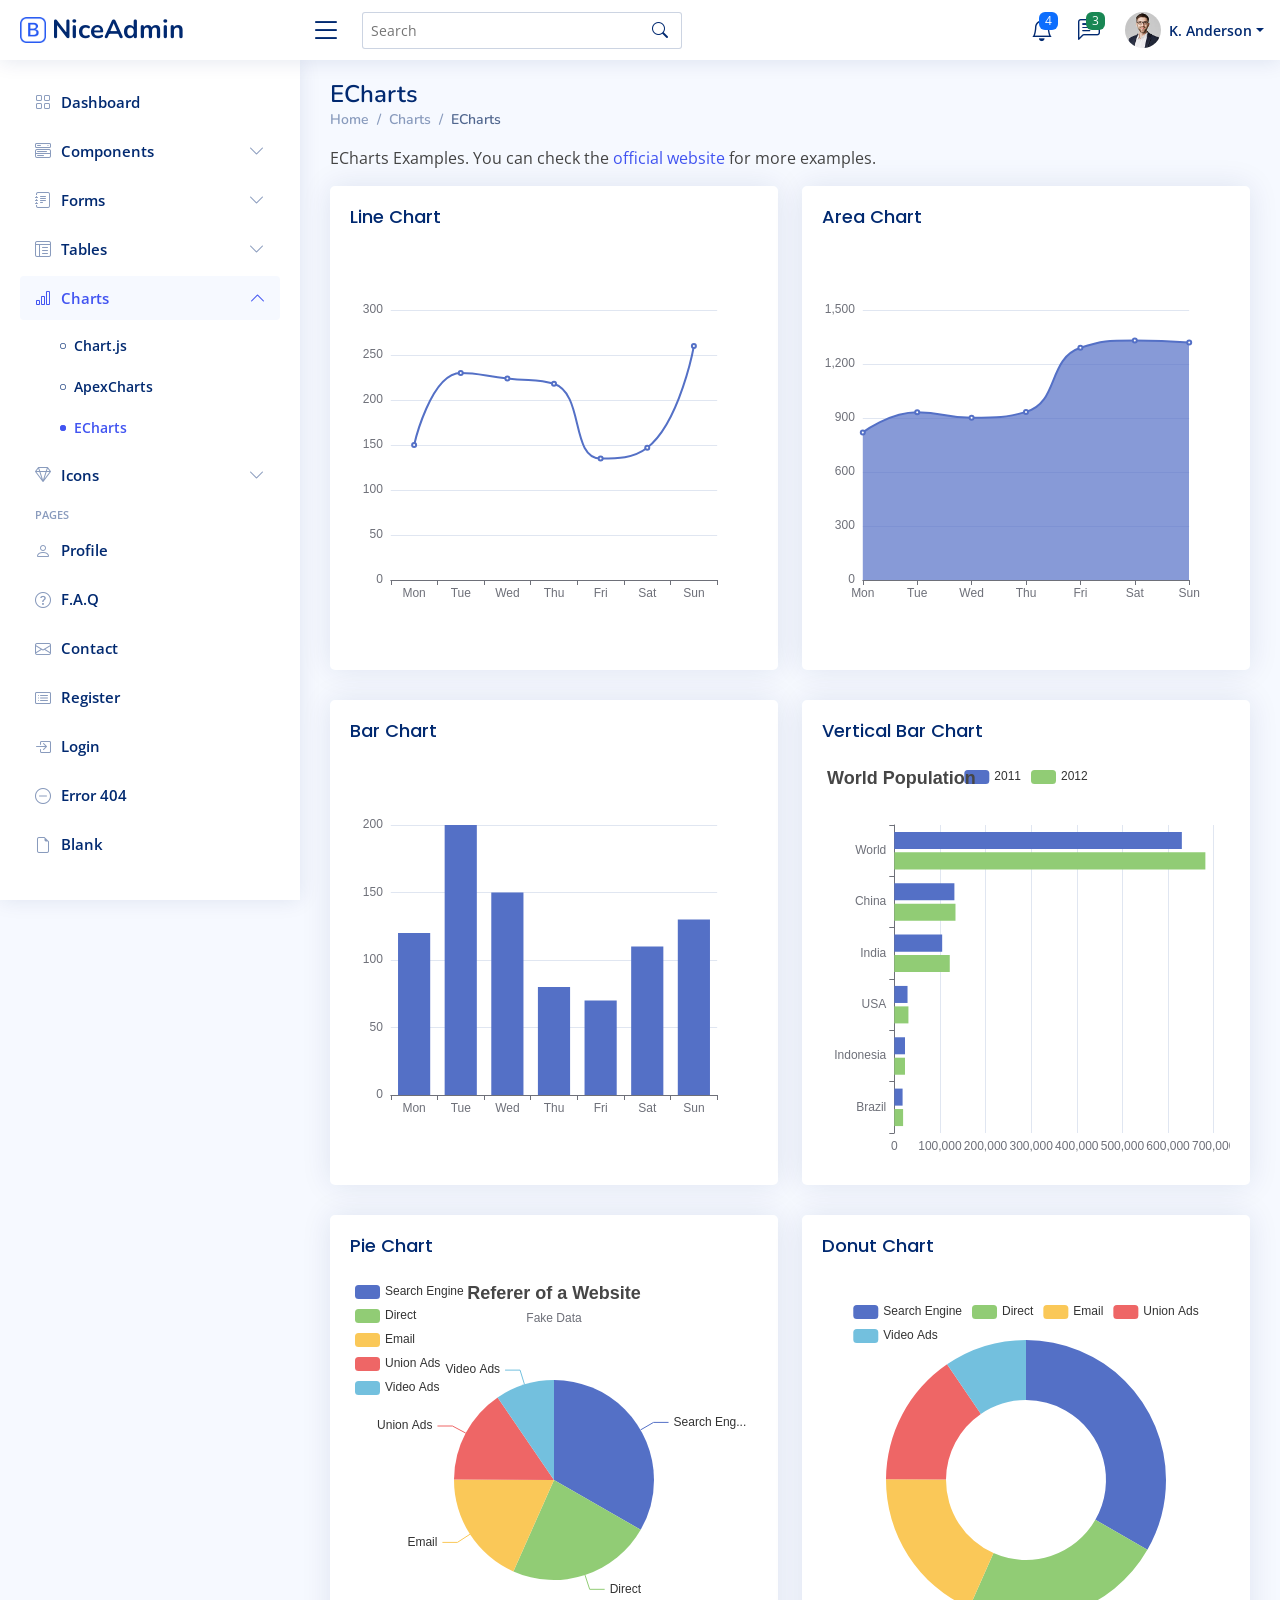
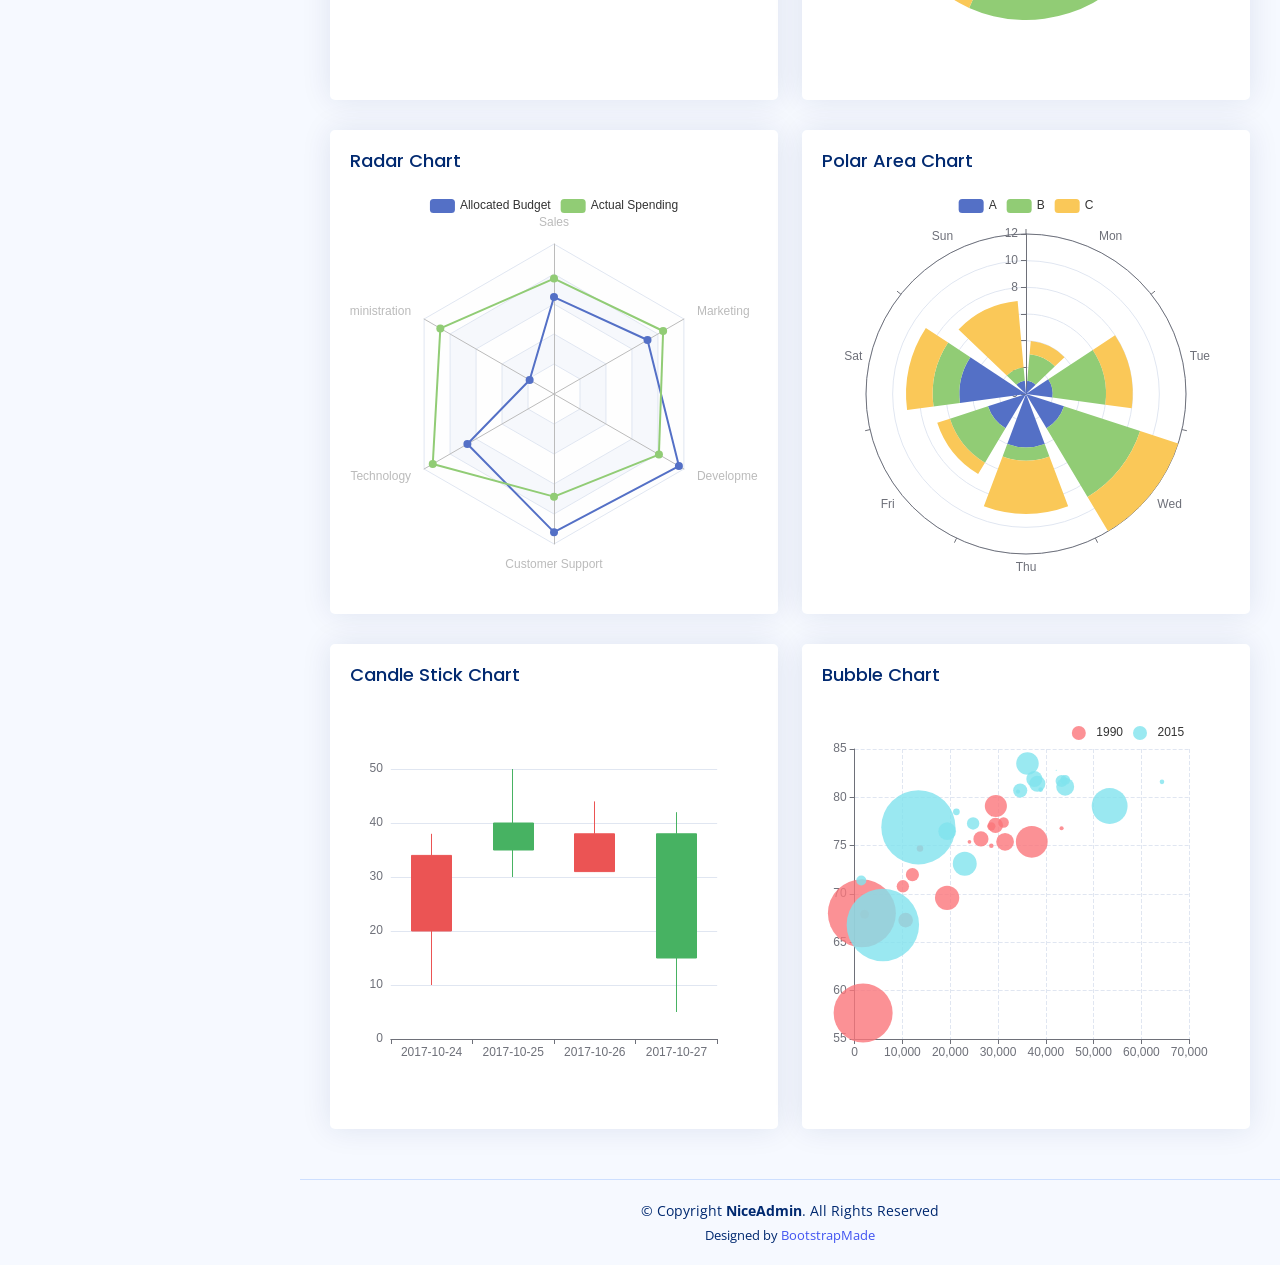
<file: charts-echarts.html>
<!DOCTYPE html>
<html lang="en">

<head>
  <meta charset="utf-8">
  <meta content="width=device-width, initial-scale=1.0" name="viewport">

  <title>Charts / ECharts - NiceAdmin Bootstrap Template</title>
  <meta content="" name="description">
  <meta content="" name="keywords">

  <!-- Favicons -->
  <link href="assets/img/favicon.png" rel="icon">
  <link href="assets/img/apple-touch-icon.png" rel="apple-touch-icon">

  <!-- Google Fonts -->
  <link href="https://fonts.gstatic.com" rel="preconnect">
  <link href="https://fonts.googleapis.com/css?family=Open+Sans:300,300i,400,400i,600,600i,700,700i|Nunito:300,300i,400,400i,600,600i,700,700i|Poppins:300,300i,400,400i,500,500i,600,600i,700,700i" rel="stylesheet">

  <!-- Vendor CSS Files -->
  <link href="assets/vendor/bootstrap/css/bootstrap.min.css" rel="stylesheet">
  <link href="assets/vendor/bootstrap-icons/bootstrap-icons.css" rel="stylesheet">
  <link href="assets/vendor/boxicons/css/boxicons.min.css" rel="stylesheet">
  <link href="assets/vendor/quill/quill.snow.css" rel="stylesheet">
  <link href="assets/vendor/quill/quill.bubble.css" rel="stylesheet">
  <link href="assets/vendor/remixicon/remixicon.css" rel="stylesheet">
  <link href="assets/vendor/simple-datatables/style.css" rel="stylesheet">

  <!-- Template Main CSS File -->
  <link href="assets/css/style.css" rel="stylesheet">

  <!-- =======================================================
  * Template Name: NiceAdmin
  * Updated: Sep 18 2023 with Bootstrap v5.3.2
  * Template URL: https://bootstrapmade.com/nice-admin-bootstrap-admin-html-template/
  * Author: BootstrapMade.com
  * License: https://bootstrapmade.com/license/
  ======================================================== -->
</head>

<body>

  <!-- ======= Header ======= -->
  <header id="header" class="header fixed-top d-flex align-items-center">

    <div class="d-flex align-items-center justify-content-between">
      <a href="index.html" class="logo d-flex align-items-center">
        <img src="assets/img/logo.png" alt="">
        <span class="d-none d-lg-block">NiceAdmin</span>
      </a>
      <i class="bi bi-list toggle-sidebar-btn"></i>
    </div><!-- End Logo -->

    <div class="search-bar">
      <form class="search-form d-flex align-items-center" method="POST" action="#">
        <input type="text" name="query" placeholder="Search" title="Enter search keyword">
        <button type="submit" title="Search"><i class="bi bi-search"></i></button>
      </form>
    </div><!-- End Search Bar -->

    <nav class="header-nav ms-auto">
      <ul class="d-flex align-items-center">

        <li class="nav-item d-block d-lg-none">
          <a class="nav-link nav-icon search-bar-toggle " href="#">
            <i class="bi bi-search"></i>
          </a>
        </li><!-- End Search Icon-->

        <li class="nav-item dropdown">

          <a class="nav-link nav-icon" href="#" data-bs-toggle="dropdown">
            <i class="bi bi-bell"></i>
            <span class="badge bg-primary badge-number">4</span>
          </a><!-- End Notification Icon -->

          <ul class="dropdown-menu dropdown-menu-end dropdown-menu-arrow notifications">
            <li class="dropdown-header">
              You have 4 new notifications
              <a href="#"><span class="badge rounded-pill bg-primary p-2 ms-2">View all</span></a>
            </li>
            <li>
              <hr class="dropdown-divider">
            </li>

            <li class="notification-item">
              <i class="bi bi-exclamation-circle text-warning"></i>
              <div>
                <h4>Lorem Ipsum</h4>
                <p>Quae dolorem earum veritatis oditseno</p>
                <p>30 min. ago</p>
              </div>
            </li>

            <li>
              <hr class="dropdown-divider">
            </li>

            <li class="notification-item">
              <i class="bi bi-x-circle text-danger"></i>
              <div>
                <h4>Atque rerum nesciunt</h4>
                <p>Quae dolorem earum veritatis oditseno</p>
                <p>1 hr. ago</p>
              </div>
            </li>

            <li>
              <hr class="dropdown-divider">
            </li>

            <li class="notification-item">
              <i class="bi bi-check-circle text-success"></i>
              <div>
                <h4>Sit rerum fuga</h4>
                <p>Quae dolorem earum veritatis oditseno</p>
                <p>2 hrs. ago</p>
              </div>
            </li>

            <li>
              <hr class="dropdown-divider">
            </li>

            <li class="notification-item">
              <i class="bi bi-info-circle text-primary"></i>
              <div>
                <h4>Dicta reprehenderit</h4>
                <p>Quae dolorem earum veritatis oditseno</p>
                <p>4 hrs. ago</p>
              </div>
            </li>

            <li>
              <hr class="dropdown-divider">
            </li>
            <li class="dropdown-footer">
              <a href="#">Show all notifications</a>
            </li>

          </ul><!-- End Notification Dropdown Items -->

        </li><!-- End Notification Nav -->

        <li class="nav-item dropdown">

          <a class="nav-link nav-icon" href="#" data-bs-toggle="dropdown">
            <i class="bi bi-chat-left-text"></i>
            <span class="badge bg-success badge-number">3</span>
          </a><!-- End Messages Icon -->

          <ul class="dropdown-menu dropdown-menu-end dropdown-menu-arrow messages">
            <li class="dropdown-header">
              You have 3 new messages
              <a href="#"><span class="badge rounded-pill bg-primary p-2 ms-2">View all</span></a>
            </li>
            <li>
              <hr class="dropdown-divider">
            </li>

            <li class="message-item">
              <a href="#">
                <img src="assets/img/messages-1.jpg" alt="" class="rounded-circle">
                <div>
                  <h4>Maria Hudson</h4>
                  <p>Velit asperiores et ducimus soluta repudiandae labore officia est ut...</p>
                  <p>4 hrs. ago</p>
                </div>
              </a>
            </li>
            <li>
              <hr class="dropdown-divider">
            </li>

            <li class="message-item">
              <a href="#">
                <img src="assets/img/messages-2.jpg" alt="" class="rounded-circle">
                <div>
                  <h4>Anna Nelson</h4>
                  <p>Velit asperiores et ducimus soluta repudiandae labore officia est ut...</p>
                  <p>6 hrs. ago</p>
                </div>
              </a>
            </li>
            <li>
              <hr class="dropdown-divider">
            </li>

            <li class="message-item">
              <a href="#">
                <img src="assets/img/messages-3.jpg" alt="" class="rounded-circle">
                <div>
                  <h4>David Muldon</h4>
                  <p>Velit asperiores et ducimus soluta repudiandae labore officia est ut...</p>
                  <p>8 hrs. ago</p>
                </div>
              </a>
            </li>
            <li>
              <hr class="dropdown-divider">
            </li>

            <li class="dropdown-footer">
              <a href="#">Show all messages</a>
            </li>

          </ul><!-- End Messages Dropdown Items -->

        </li><!-- End Messages Nav -->

        <li class="nav-item dropdown pe-3">

          <a class="nav-link nav-profile d-flex align-items-center pe-0" href="#" data-bs-toggle="dropdown">
            <img src="assets/img/profile-img.jpg" alt="Profile" class="rounded-circle">
            <span class="d-none d-md-block dropdown-toggle ps-2">K. Anderson</span>
          </a><!-- End Profile Iamge Icon -->

          <ul class="dropdown-menu dropdown-menu-end dropdown-menu-arrow profile">
            <li class="dropdown-header">
              <h6>Kevin Anderson</h6>
              <span>Web Designer</span>
            </li>
            <li>
              <hr class="dropdown-divider">
            </li>

            <li>
              <a class="dropdown-item d-flex align-items-center" href="users-profile.html">
                <i class="bi bi-person"></i>
                <span>My Profile</span>
              </a>
            </li>
            <li>
              <hr class="dropdown-divider">
            </li>

            <li>
              <a class="dropdown-item d-flex align-items-center" href="users-profile.html">
                <i class="bi bi-gear"></i>
                <span>Account Settings</span>
              </a>
            </li>
            <li>
              <hr class="dropdown-divider">
            </li>

            <li>
              <a class="dropdown-item d-flex align-items-center" href="pages-faq.html">
                <i class="bi bi-question-circle"></i>
                <span>Need Help?</span>
              </a>
            </li>
            <li>
              <hr class="dropdown-divider">
            </li>

            <li>
              <a class="dropdown-item d-flex align-items-center" href="#">
                <i class="bi bi-box-arrow-right"></i>
                <span>Sign Out</span>
              </a>
            </li>

          </ul><!-- End Profile Dropdown Items -->
        </li><!-- End Profile Nav -->

      </ul>
    </nav><!-- End Icons Navigation -->

  </header><!-- End Header -->

  <!-- ======= Sidebar ======= -->
  <aside id="sidebar" class="sidebar">

    <ul class="sidebar-nav" id="sidebar-nav">

      <li class="nav-item">
        <a class="nav-link collapsed" href="index.html">
          <i class="bi bi-grid"></i>
          <span>Dashboard</span>
        </a>
      </li><!-- End Dashboard Nav -->

      <li class="nav-item">
        <a class="nav-link collapsed" data-bs-target="#components-nav" data-bs-toggle="collapse" href="#">
          <i class="bi bi-menu-button-wide"></i><span>Components</span><i class="bi bi-chevron-down ms-auto"></i>
        </a>
        <ul id="components-nav" class="nav-content collapse " data-bs-parent="#sidebar-nav">
          <li>
            <a href="components-alerts.html">
              <i class="bi bi-circle"></i><span>Alerts</span>
            </a>
          </li>
          <li>
            <a href="components-accordion.html">
              <i class="bi bi-circle"></i><span>Accordion</span>
            </a>
          </li>
          <li>
            <a href="components-badges.html">
              <i class="bi bi-circle"></i><span>Badges</span>
            </a>
          </li>
          <li>
            <a href="components-breadcrumbs.html">
              <i class="bi bi-circle"></i><span>Breadcrumbs</span>
            </a>
          </li>
          <li>
            <a href="components-buttons.html">
              <i class="bi bi-circle"></i><span>Buttons</span>
            </a>
          </li>
          <li>
            <a href="components-cards.html">
              <i class="bi bi-circle"></i><span>Cards</span>
            </a>
          </li>
          <li>
            <a href="components-carousel.html">
              <i class="bi bi-circle"></i><span>Carousel</span>
            </a>
          </li>
          <li>
            <a href="components-list-group.html">
              <i class="bi bi-circle"></i><span>List group</span>
            </a>
          </li>
          <li>
            <a href="components-modal.html">
              <i class="bi bi-circle"></i><span>Modal</span>
            </a>
          </li>
          <li>
            <a href="components-tabs.html">
              <i class="bi bi-circle"></i><span>Tabs</span>
            </a>
          </li>
          <li>
            <a href="components-pagination.html">
              <i class="bi bi-circle"></i><span>Pagination</span>
            </a>
          </li>
          <li>
            <a href="components-progress.html">
              <i class="bi bi-circle"></i><span>Progress</span>
            </a>
          </li>
          <li>
            <a href="components-spinners.html">
              <i class="bi bi-circle"></i><span>Spinners</span>
            </a>
          </li>
          <li>
            <a href="components-tooltips.html">
              <i class="bi bi-circle"></i><span>Tooltips</span>
            </a>
          </li>
        </ul>
      </li><!-- End Components Nav -->

      <li class="nav-item">
        <a class="nav-link collapsed" data-bs-target="#forms-nav" data-bs-toggle="collapse" href="#">
          <i class="bi bi-journal-text"></i><span>Forms</span><i class="bi bi-chevron-down ms-auto"></i>
        </a>
        <ul id="forms-nav" class="nav-content collapse " data-bs-parent="#sidebar-nav">
          <li>
            <a href="forms-elements.html">
              <i class="bi bi-circle"></i><span>Form Elements</span>
            </a>
          </li>
          <li>
            <a href="forms-layouts.html">
              <i class="bi bi-circle"></i><span>Form Layouts</span>
            </a>
          </li>
          <li>
            <a href="forms-editors.html">
              <i class="bi bi-circle"></i><span>Form Editors</span>
            </a>
          </li>
          <li>
            <a href="forms-validation.html">
              <i class="bi bi-circle"></i><span>Form Validation</span>
            </a>
          </li>
        </ul>
      </li><!-- End Forms Nav -->

      <li class="nav-item">
        <a class="nav-link collapsed" data-bs-target="#tables-nav" data-bs-toggle="collapse" href="#">
          <i class="bi bi-layout-text-window-reverse"></i><span>Tables</span><i class="bi bi-chevron-down ms-auto"></i>
        </a>
        <ul id="tables-nav" class="nav-content collapse " data-bs-parent="#sidebar-nav">
          <li>
            <a href="tables-general.html">
              <i class="bi bi-circle"></i><span>General Tables</span>
            </a>
          </li>
          <li>
            <a href="tables-data.html">
              <i class="bi bi-circle"></i><span>Data Tables</span>
            </a>
          </li>
        </ul>
      </li><!-- End Tables Nav -->

      <li class="nav-item">
        <a class="nav-link " data-bs-target="#charts-nav" data-bs-toggle="collapse" href="#">
          <i class="bi bi-bar-chart"></i><span>Charts</span><i class="bi bi-chevron-down ms-auto"></i>
        </a>
        <ul id="charts-nav" class="nav-content collapse show" data-bs-parent="#sidebar-nav">
          <li>
            <a href="charts-chartjs.html">
              <i class="bi bi-circle"></i><span>Chart.js</span>
            </a>
          </li>
          <li>
            <a href="charts-apexcharts.html">
              <i class="bi bi-circle"></i><span>ApexCharts</span>
            </a>
          </li>
          <li>
            <a href="charts-echarts.html" class="active">
              <i class="bi bi-circle"></i><span>ECharts</span>
            </a>
          </li>
        </ul>
      </li><!-- End Charts Nav -->

      <li class="nav-item">
        <a class="nav-link collapsed" data-bs-target="#icons-nav" data-bs-toggle="collapse" href="#">
          <i class="bi bi-gem"></i><span>Icons</span><i class="bi bi-chevron-down ms-auto"></i>
        </a>
        <ul id="icons-nav" class="nav-content collapse " data-bs-parent="#sidebar-nav">
          <li>
            <a href="icons-bootstrap.html">
              <i class="bi bi-circle"></i><span>Bootstrap Icons</span>
            </a>
          </li>
          <li>
            <a href="icons-remix.html">
              <i class="bi bi-circle"></i><span>Remix Icons</span>
            </a>
          </li>
          <li>
            <a href="icons-boxicons.html">
              <i class="bi bi-circle"></i><span>Boxicons</span>
            </a>
          </li>
        </ul>
      </li><!-- End Icons Nav -->

      <li class="nav-heading">Pages</li>

      <li class="nav-item">
        <a class="nav-link collapsed" href="users-profile.html">
          <i class="bi bi-person"></i>
          <span>Profile</span>
        </a>
      </li><!-- End Profile Page Nav -->

      <li class="nav-item">
        <a class="nav-link collapsed" href="pages-faq.html">
          <i class="bi bi-question-circle"></i>
          <span>F.A.Q</span>
        </a>
      </li><!-- End F.A.Q Page Nav -->

      <li class="nav-item">
        <a class="nav-link collapsed" href="pages-contact.html">
          <i class="bi bi-envelope"></i>
          <span>Contact</span>
        </a>
      </li><!-- End Contact Page Nav -->

      <li class="nav-item">
        <a class="nav-link collapsed" href="pages-register.html">
          <i class="bi bi-card-list"></i>
          <span>Register</span>
        </a>
      </li><!-- End Register Page Nav -->

      <li class="nav-item">
        <a class="nav-link collapsed" href="pages-login.html">
          <i class="bi bi-box-arrow-in-right"></i>
          <span>Login</span>
        </a>
      </li><!-- End Login Page Nav -->

      <li class="nav-item">
        <a class="nav-link collapsed" href="pages-error-404.html">
          <i class="bi bi-dash-circle"></i>
          <span>Error 404</span>
        </a>
      </li><!-- End Error 404 Page Nav -->

      <li class="nav-item">
        <a class="nav-link collapsed" href="pages-blank.html">
          <i class="bi bi-file-earmark"></i>
          <span>Blank</span>
        </a>
      </li><!-- End Blank Page Nav -->

    </ul>

  </aside><!-- End Sidebar-->

  <main id="main" class="main">

    <div class="pagetitle">
      <h1>ECharts</h1>
      <nav>
        <ol class="breadcrumb">
          <li class="breadcrumb-item"><a href="index.html">Home</a></li>
          <li class="breadcrumb-item">Charts</li>
          <li class="breadcrumb-item active">ECharts</li>
        </ol>
      </nav>
    </div><!-- End Page Title -->

    <p>ECharts Examples. You can check the <a href="https://echarts.apache.org/examples/en/index.html" target="_blank">official website</a> for more examples.</p>

    <section class="section">
      <div class="row">

        <div class="col-lg-6">
          <div class="card">
            <div class="card-body">
              <h5 class="card-title">Line Chart</h5>

              <!-- Line Chart -->
              <div id="lineChart" style="min-height: 400px;" class="echart"></div>

              <script>
                document.addEventListener("DOMContentLoaded", () => {
                  echarts.init(document.querySelector("#lineChart")).setOption({
                    xAxis: {
                      type: 'category',
                      data: ['Mon', 'Tue', 'Wed', 'Thu', 'Fri', 'Sat', 'Sun']
                    },
                    yAxis: {
                      type: 'value'
                    },
                    series: [{
                      data: [150, 230, 224, 218, 135, 147, 260],
                      type: 'line',
                      smooth: true
                    }]
                  });
                });
              </script>
              <!-- End Line Chart -->

            </div>
          </div>
        </div>

        <div class="col-lg-6">
          <div class="card">
            <div class="card-body">
              <h5 class="card-title">Area Chart</h5>

              <!-- Area Chart -->
              <div id="areaChart" style="min-height: 400px;" class="echart"></div>

              <script>
                document.addEventListener("DOMContentLoaded", () => {
                  echarts.init(document.querySelector("#areaChart")).setOption({
                    xAxis: {
                      type: 'category',
                      boundaryGap: false,
                      data: ['Mon', 'Tue', 'Wed', 'Thu', 'Fri', 'Sat', 'Sun']
                    },
                    yAxis: {
                      type: 'value'
                    },
                    series: [{
                      data: [820, 932, 901, 934, 1290, 1330, 1320],
                      type: 'line',
                      smooth: true,
                      areaStyle: {}
                    }]
                  });
                });
              </script>
              <!-- End Area Chart -->

            </div>
          </div>
        </div>

        <div class="col-lg-6">
          <div class="card">
            <div class="card-body">
              <h5 class="card-title">Bar Chart</h5>

              <!-- Bar Chart -->
              <div id="barChart" style="min-height: 400px;" class="echart"></div>

              <script>
                document.addEventListener("DOMContentLoaded", () => {
                  echarts.init(document.querySelector("#barChart")).setOption({
                    xAxis: {
                      type: 'category',
                      data: ['Mon', 'Tue', 'Wed', 'Thu', 'Fri', 'Sat', 'Sun']
                    },
                    yAxis: {
                      type: 'value'
                    },
                    series: [{
                      data: [120, 200, 150, 80, 70, 110, 130],
                      type: 'bar'
                    }]
                  });
                });
              </script>
              <!-- End Bar Chart -->

            </div>
          </div>
        </div>

        <div class="col-lg-6">
          <div class="card">
            <div class="card-body">
              <h5 class="card-title">Vertical Bar Chart</h5>

              <!-- Vertical Bar Chart -->
              <div id="verticalBarChart" style="min-height: 400px;" class="echart"></div>

              <script>
                document.addEventListener("DOMContentLoaded", () => {
                  echarts.init(document.querySelector("#verticalBarChart")).setOption({
                    title: {
                      text: 'World Population'
                    },
                    tooltip: {
                      trigger: 'axis',
                      axisPointer: {
                        type: 'shadow'
                      }
                    },
                    legend: {},
                    grid: {
                      left: '3%',
                      right: '4%',
                      bottom: '3%',
                      containLabel: true
                    },
                    xAxis: {
                      type: 'value',
                      boundaryGap: [0, 0.01]
                    },
                    yAxis: {
                      type: 'category',
                      data: ['Brazil', 'Indonesia', 'USA', 'India', 'China', 'World']
                    },
                    series: [{
                        name: '2011',
                        type: 'bar',
                        data: [18203, 23489, 29034, 104970, 131744, 630230]
                      },
                      {
                        name: '2012',
                        type: 'bar',
                        data: [19325, 23438, 31000, 121594, 134141, 681807]
                      }
                    ]
                  });
                });
              </script>
              <!-- End Vertical Bar Chart -->

            </div>
          </div>
        </div>

        <div class="col-lg-6">
          <div class="card">
            <div class="card-body">
              <h5 class="card-title">Pie Chart</h5>

              <!-- Pie Chart -->
              <div id="pieChart" style="min-height: 400px;" class="echart"></div>

              <script>
                document.addEventListener("DOMContentLoaded", () => {
                  echarts.init(document.querySelector("#pieChart")).setOption({
                    title: {
                      text: 'Referer of a Website',
                      subtext: 'Fake Data',
                      left: 'center'
                    },
                    tooltip: {
                      trigger: 'item'
                    },
                    legend: {
                      orient: 'vertical',
                      left: 'left'
                    },
                    series: [{
                      name: 'Access From',
                      type: 'pie',
                      radius: '50%',
                      data: [{
                          value: 1048,
                          name: 'Search Engine'
                        },
                        {
                          value: 735,
                          name: 'Direct'
                        },
                        {
                          value: 580,
                          name: 'Email'
                        },
                        {
                          value: 484,
                          name: 'Union Ads'
                        },
                        {
                          value: 300,
                          name: 'Video Ads'
                        }
                      ],
                      emphasis: {
                        itemStyle: {
                          shadowBlur: 10,
                          shadowOffsetX: 0,
                          shadowColor: 'rgba(0, 0, 0, 0.5)'
                        }
                      }
                    }]
                  });
                });
              </script>
              <!-- End Pie Chart -->

            </div>
          </div>
        </div>

        <div class="col-lg-6">
          <div class="card">
            <div class="card-body">
              <h5 class="card-title">Donut Chart</h5>

              <!-- Donut Chart -->
              <div id="donutChart" style="min-height: 400px;" class="echart"></div>

              <script>
                document.addEventListener("DOMContentLoaded", () => {
                  echarts.init(document.querySelector("#donutChart")).setOption({
                    tooltip: {
                      trigger: 'item'
                    },
                    legend: {
                      top: '5%',
                      left: 'center'
                    },
                    series: [{
                      name: 'Access From',
                      type: 'pie',
                      radius: ['40%', '70%'],
                      avoidLabelOverlap: false,
                      label: {
                        show: false,
                        position: 'center'
                      },
                      emphasis: {
                        label: {
                          show: true,
                          fontSize: '18',
                          fontWeight: 'bold'
                        }
                      },
                      labelLine: {
                        show: false
                      },
                      data: [{
                          value: 1048,
                          name: 'Search Engine'
                        },
                        {
                          value: 735,
                          name: 'Direct'
                        },
                        {
                          value: 580,
                          name: 'Email'
                        },
                        {
                          value: 484,
                          name: 'Union Ads'
                        },
                        {
                          value: 300,
                          name: 'Video Ads'
                        }
                      ]
                    }]
                  });
                });
              </script>
              <!-- End Donut Chart -->

            </div>
          </div>
        </div>

        <div class="col-lg-6">
          <div class="card">
            <div class="card-body">
              <h5 class="card-title">Radar Chart</h5>

              <!-- Radar Chart -->
              <div id="radarChart" style="min-height: 400px;" class="echart"></div>

              <script>
                document.addEventListener("DOMContentLoaded", () => {
                  echarts.init(document.querySelector("#radarChart")).setOption({
                    legend: {
                      data: ['Allocated Budget', 'Actual Spending']
                    },
                    radar: {
                      // shape: 'circle',
                      indicator: [{
                          name: 'Sales',
                          max: 6500
                        },
                        {
                          name: 'Administration',
                          max: 16000
                        },
                        {
                          name: 'Information Technology',
                          max: 30000
                        },
                        {
                          name: 'Customer Support',
                          max: 38000
                        },
                        {
                          name: 'Development',
                          max: 52000
                        },
                        {
                          name: 'Marketing',
                          max: 25000
                        }
                      ]
                    },
                    series: [{
                      name: 'Budget vs spending',
                      type: 'radar',
                      data: [{
                          value: [4200, 3000, 20000, 35000, 50000, 18000],
                          name: 'Allocated Budget'
                        },
                        {
                          value: [5000, 14000, 28000, 26000, 42000, 21000],
                          name: 'Actual Spending'
                        }
                      ]
                    }]
                  });
                });
              </script>
              <!-- End Radar Chart -->

            </div>
          </div>
        </div>

        <div class="col-lg-6">
          <div class="card">
            <div class="card-body">
              <h5 class="card-title">Polar Area Chart</h5>

              <!-- Polar Area Chart -->
              <div id="polarAreaChart" style="min-height: 400px;" class="echart"></div>

              <script>
                document.addEventListener("DOMContentLoaded", () => {
                  echarts.init(document.querySelector("#polarAreaChart")).setOption({
                    angleAxis: {
                      type: 'category',
                      data: ['Mon', 'Tue', 'Wed', 'Thu', 'Fri', 'Sat', 'Sun']
                    },
                    radiusAxis: {},
                    polar: {},
                    series: [{
                        type: 'bar',
                        data: [1, 2, 3, 4, 3, 5, 1],
                        coordinateSystem: 'polar',
                        name: 'A',
                        stack: 'a',
                        emphasis: {
                          focus: 'series'
                        }
                      },
                      {
                        type: 'bar',
                        data: [2, 4, 6, 1, 3, 2, 1],
                        coordinateSystem: 'polar',
                        name: 'B',
                        stack: 'a',
                        emphasis: {
                          focus: 'series'
                        }
                      },
                      {
                        type: 'bar',
                        data: [1, 2, 3, 4, 1, 2, 5],
                        coordinateSystem: 'polar',
                        name: 'C',
                        stack: 'a',
                        emphasis: {
                          focus: 'series'
                        }
                      }
                    ],
                    legend: {
                      show: true,
                      data: ['A', 'B', 'C']
                    }
                  });
                });
              </script>
              <!-- End Polar Area Chart -->

            </div>
          </div>
        </div>

        <div class="col-lg-6">
          <div class="card">
            <div class="card-body">
              <h5 class="card-title">Candle Stick Chart</h5>

              <!-- Candle Stick Chart -->
              <div id="candleStickChart" style="min-height: 400px;" class="echart"></div>

              <script>
                document.addEventListener("DOMContentLoaded", () => {
                  echarts.init(document.querySelector("#candleStickChart")).setOption({
                    xAxis: {
                      data: ['2017-10-24', '2017-10-25', '2017-10-26', '2017-10-27']
                    },
                    yAxis: {},
                    series: [{
                      type: 'candlestick',
                      data: [
                        [20, 34, 10, 38],
                        [40, 35, 30, 50],
                        [31, 38, 33, 44],
                        [38, 15, 5, 42]
                      ]
                    }]
                  });
                });
              </script>
              <!-- End Candle Stick Chart -->

            </div>
          </div>
        </div>

        <div class="col-lg-6">
          <div class="card">
            <div class="card-body">
              <h5 class="card-title">Bubble Chart</h5>

              <!-- Bubble Chart -->
              <div id="bubbleChart" style="min-height: 400px;" class="echart"></div>

              <script>
                document.addEventListener("DOMContentLoaded", () => {
                  const data = [
                    [
                      [28604, 77, 17096869, 'Australia', 1990],
                      [31163, 77.4, 27662440, 'Canada', 1990],
                      [1516, 68, 1154605773, 'China', 1990],
                      [13670, 74.7, 10582082, 'Cuba', 1990],
                      [28599, 75, 4986705, 'Finland', 1990],
                      [29476, 77.1, 56943299, 'France', 1990],
                      [31476, 75.4, 78958237, 'Germany', 1990],
                      [28666, 78.1, 254830, 'Iceland', 1990],
                      [1777, 57.7, 870601776, 'India', 1990],
                      [29550, 79.1, 122249285, 'Japan', 1990],
                      [2076, 67.9, 20194354, 'North Korea', 1990],
                      [12087, 72, 42972254, 'South Korea', 1990],
                      [24021, 75.4, 3397534, 'New Zealand', 1990],
                      [43296, 76.8, 4240375, 'Norway', 1990],
                      [10088, 70.8, 38195258, 'Poland', 1990],
                      [19349, 69.6, 147568552, 'Russia', 1990],
                      [10670, 67.3, 53994605, 'Turkey', 1990],
                      [26424, 75.7, 57110117, 'United Kingdom', 1990],
                      [37062, 75.4, 252847810, 'United States', 1990]
                    ],
                    [
                      [44056, 81.8, 23968973, 'Australia', 2015],
                      [43294, 81.7, 35939927, 'Canada', 2015],
                      [13334, 76.9, 1376048943, 'China', 2015],
                      [21291, 78.5, 11389562, 'Cuba', 2015],
                      [38923, 80.8, 5503457, 'Finland', 2015],
                      [37599, 81.9, 64395345, 'France', 2015],
                      [44053, 81.1, 80688545, 'Germany', 2015],
                      [42182, 82.8, 329425, 'Iceland', 2015],
                      [5903, 66.8, 1311050527, 'India', 2015],
                      [36162, 83.5, 126573481, 'Japan', 2015],
                      [1390, 71.4, 25155317, 'North Korea', 2015],
                      [34644, 80.7, 50293439, 'South Korea', 2015],
                      [34186, 80.6, 4528526, 'New Zealand', 2015],
                      [64304, 81.6, 5210967, 'Norway', 2015],
                      [24787, 77.3, 38611794, 'Poland', 2015],
                      [23038, 73.13, 143456918, 'Russia', 2015],
                      [19360, 76.5, 78665830, 'Turkey', 2015],
                      [38225, 81.4, 64715810, 'United Kingdom', 2015],
                      [53354, 79.1, 321773631, 'United States', 2015]
                    ]
                  ];
                  echarts.init(document.querySelector("#bubbleChart")).setOption({
                    legend: {
                      right: '10%',
                      top: '3%',
                      data: ['1990', '2015']
                    },
                    grid: {
                      left: '8%',
                      top: '10%'
                    },
                    xAxis: {
                      splitLine: {
                        lineStyle: {
                          type: 'dashed'
                        }
                      }
                    },
                    yAxis: {
                      splitLine: {
                        lineStyle: {
                          type: 'dashed'
                        }
                      },
                      scale: true
                    },
                    series: [{
                        name: '1990',
                        data: data[0],
                        type: 'scatter',
                        symbolSize: function(data) {
                          return Math.sqrt(data[2]) / 5e2;
                        },
                        emphasis: {
                          focus: 'series',
                          label: {
                            show: true,
                            formatter: function(param) {
                              return param.data[3];
                            },
                            position: 'top'
                          }
                        },
                        itemStyle: {
                          color: 'rgb(251, 118, 123)'
                        }
                      },
                      {
                        name: '2015',
                        data: data[1],
                        type: 'scatter',
                        symbolSize: function(data) {
                          return Math.sqrt(data[2]) / 5e2;
                        },
                        emphasis: {
                          focus: 'series',
                          label: {
                            show: true,
                            formatter: function(param) {
                              return param.data[3];
                            },
                            position: 'top'
                          }
                        },
                        itemStyle: {
                          color: 'rgb(129, 227, 238)'
                        }
                      }
                    ]
                  });
                });
              </script>
              <!-- End Bubble Chart -->

            </div>
          </div>
        </div>

      </div>
    </section>

  </main><!-- End #main -->

  <!-- ======= Footer ======= -->
  <footer id="footer" class="footer">
    <div class="copyright">
      &copy; Copyright <strong><span>NiceAdmin</span></strong>. All Rights Reserved
    </div>
    <div class="credits">
      <!-- All the links in the footer should remain intact. -->
      <!-- You can delete the links only if you purchased the pro version. -->
      <!-- Licensing information: https://bootstrapmade.com/license/ -->
      <!-- Purchase the pro version with working PHP/AJAX contact form: https://bootstrapmade.com/nice-admin-bootstrap-admin-html-template/ -->
      Designed by <a href="https://bootstrapmade.com/">BootstrapMade</a>
    </div>
  </footer><!-- End Footer -->

  <a href="#" class="back-to-top d-flex align-items-center justify-content-center"><i class="bi bi-arrow-up-short"></i></a>

  <!-- Vendor JS Files -->
  <script src="assets/vendor/apexcharts/apexcharts.min.js"></script>
  <script src="assets/vendor/bootstrap/js/bootstrap.bundle.min.js"></script>
  <script src="assets/vendor/chart.js/chart.umd.js"></script>
  <script src="assets/vendor/echarts/echarts.min.js"></script>
  <script src="assets/vendor/quill/quill.min.js"></script>
  <script src="assets/vendor/simple-datatables/simple-datatables.js"></script>
  <script src="assets/vendor/tinymce/tinymce.min.js"></script>
  <script src="assets/vendor/php-email-form/validate.js"></script>

  <!-- Template Main JS File -->
  <script src="assets/js/main.js"></script>

</body>

</html>
</file>
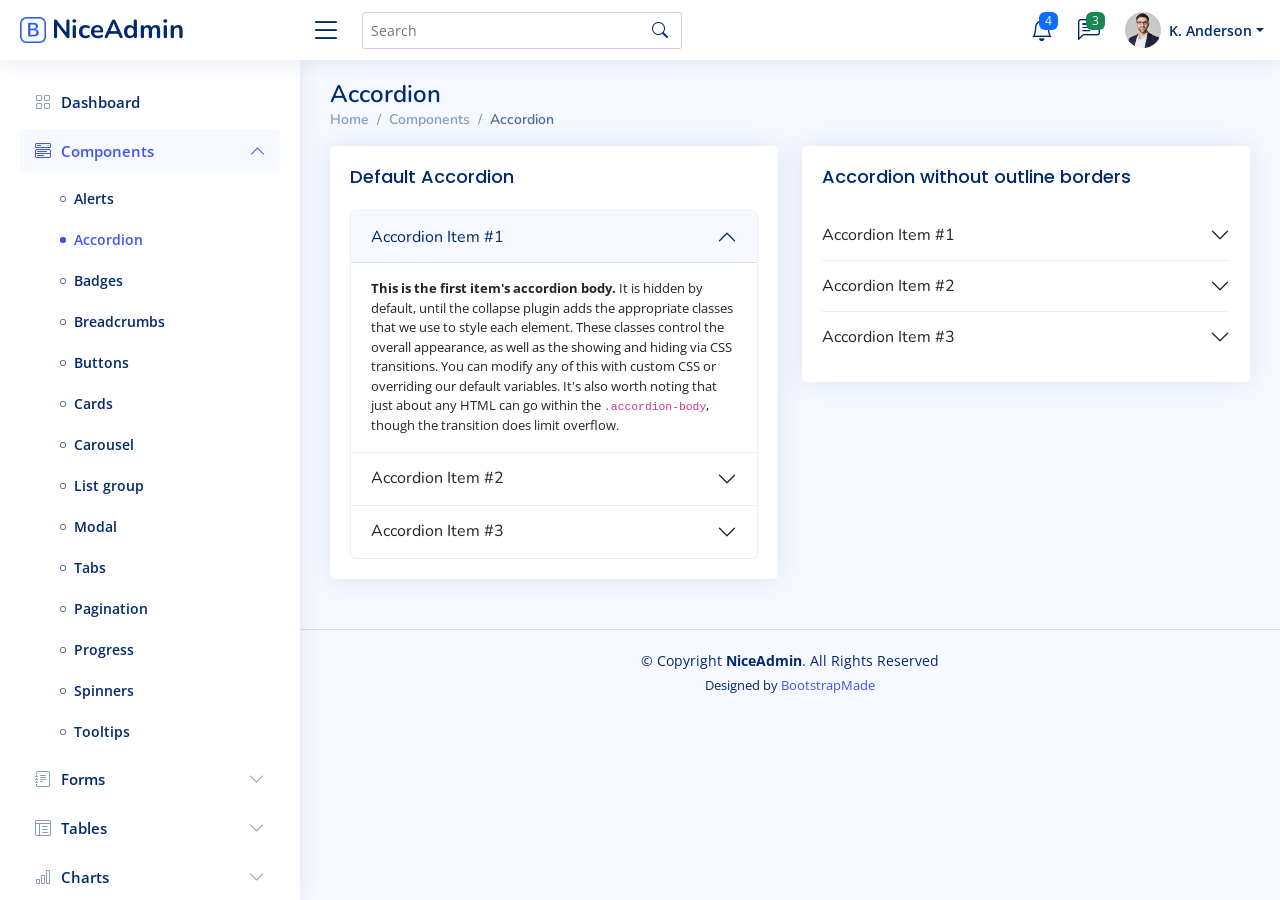
<file: components-accordion.html>
<!DOCTYPE html>
<html lang="en">

<head>
  <meta charset="utf-8">
  <meta content="width=device-width, initial-scale=1.0" name="viewport">

  <title>Components / Accordion - NiceAdmin Bootstrap Template</title>
  <meta content="" name="description">
  <meta content="" name="keywords">

  <!-- Favicons -->
  <link href="assets/img/favicon.png" rel="icon">
  <link href="assets/img/apple-touch-icon.png" rel="apple-touch-icon">

  <!-- Google Fonts -->
  <link href="https://fonts.gstatic.com" rel="preconnect">
  <link href="https://fonts.googleapis.com/css?family=Open+Sans:300,300i,400,400i,600,600i,700,700i|Nunito:300,300i,400,400i,600,600i,700,700i|Poppins:300,300i,400,400i,500,500i,600,600i,700,700i" rel="stylesheet">

  <!-- Vendor CSS Files -->
  <link href="assets/vendor/bootstrap/css/bootstrap.min.css" rel="stylesheet">
  <link href="assets/vendor/bootstrap-icons/bootstrap-icons.css" rel="stylesheet">
  <link href="assets/vendor/boxicons/css/boxicons.min.css" rel="stylesheet">
  <link href="assets/vendor/quill/quill.snow.css" rel="stylesheet">
  <link href="assets/vendor/quill/quill.bubble.css" rel="stylesheet">
  <link href="assets/vendor/remixicon/remixicon.css" rel="stylesheet">
  <link href="assets/vendor/simple-datatables/style.css" rel="stylesheet">

  <!-- Template Main CSS File -->
  <link href="assets/css/style.css" rel="stylesheet">

  <!-- =======================================================
  * Template Name: NiceAdmin
  * Updated: Sep 18 2023 with Bootstrap v5.3.2
  * Template URL: https://bootstrapmade.com/nice-admin-bootstrap-admin-html-template/
  * Author: BootstrapMade.com
  * License: https://bootstrapmade.com/license/
  ======================================================== -->
</head>

<body>

  <!-- ======= Header ======= -->
  <header id="header" class="header fixed-top d-flex align-items-center">

    <div class="d-flex align-items-center justify-content-between">
      <a href="index.html" class="logo d-flex align-items-center">
        <img src="assets/img/logo.png" alt="">
        <span class="d-none d-lg-block">NiceAdmin</span>
      </a>
      <i class="bi bi-list toggle-sidebar-btn"></i>
    </div><!-- End Logo -->

    <div class="search-bar">
      <form class="search-form d-flex align-items-center" method="POST" action="#">
        <input type="text" name="query" placeholder="Search" title="Enter search keyword">
        <button type="submit" title="Search"><i class="bi bi-search"></i></button>
      </form>
    </div><!-- End Search Bar -->

    <nav class="header-nav ms-auto">
      <ul class="d-flex align-items-center">

        <li class="nav-item d-block d-lg-none">
          <a class="nav-link nav-icon search-bar-toggle " href="#">
            <i class="bi bi-search"></i>
          </a>
        </li><!-- End Search Icon-->

        <li class="nav-item dropdown">

          <a class="nav-link nav-icon" href="#" data-bs-toggle="dropdown">
            <i class="bi bi-bell"></i>
            <span class="badge bg-primary badge-number">4</span>
          </a><!-- End Notification Icon -->

          <ul class="dropdown-menu dropdown-menu-end dropdown-menu-arrow notifications">
            <li class="dropdown-header">
              You have 4 new notifications
              <a href="#"><span class="badge rounded-pill bg-primary p-2 ms-2">View all</span></a>
            </li>
            <li>
              <hr class="dropdown-divider">
            </li>

            <li class="notification-item">
              <i class="bi bi-exclamation-circle text-warning"></i>
              <div>
                <h4>Lorem Ipsum</h4>
                <p>Quae dolorem earum veritatis oditseno</p>
                <p>30 min. ago</p>
              </div>
            </li>

            <li>
              <hr class="dropdown-divider">
            </li>

            <li class="notification-item">
              <i class="bi bi-x-circle text-danger"></i>
              <div>
                <h4>Atque rerum nesciunt</h4>
                <p>Quae dolorem earum veritatis oditseno</p>
                <p>1 hr. ago</p>
              </div>
            </li>

            <li>
              <hr class="dropdown-divider">
            </li>

            <li class="notification-item">
              <i class="bi bi-check-circle text-success"></i>
              <div>
                <h4>Sit rerum fuga</h4>
                <p>Quae dolorem earum veritatis oditseno</p>
                <p>2 hrs. ago</p>
              </div>
            </li>

            <li>
              <hr class="dropdown-divider">
            </li>

            <li class="notification-item">
              <i class="bi bi-info-circle text-primary"></i>
              <div>
                <h4>Dicta reprehenderit</h4>
                <p>Quae dolorem earum veritatis oditseno</p>
                <p>4 hrs. ago</p>
              </div>
            </li>

            <li>
              <hr class="dropdown-divider">
            </li>
            <li class="dropdown-footer">
              <a href="#">Show all notifications</a>
            </li>

          </ul><!-- End Notification Dropdown Items -->

        </li><!-- End Notification Nav -->

        <li class="nav-item dropdown">

          <a class="nav-link nav-icon" href="#" data-bs-toggle="dropdown">
            <i class="bi bi-chat-left-text"></i>
            <span class="badge bg-success badge-number">3</span>
          </a><!-- End Messages Icon -->

          <ul class="dropdown-menu dropdown-menu-end dropdown-menu-arrow messages">
            <li class="dropdown-header">
              You have 3 new messages
              <a href="#"><span class="badge rounded-pill bg-primary p-2 ms-2">View all</span></a>
            </li>
            <li>
              <hr class="dropdown-divider">
            </li>

            <li class="message-item">
              <a href="#">
                <img src="assets/img/messages-1.jpg" alt="" class="rounded-circle">
                <div>
                  <h4>Maria Hudson</h4>
                  <p>Velit asperiores et ducimus soluta repudiandae labore officia est ut...</p>
                  <p>4 hrs. ago</p>
                </div>
              </a>
            </li>
            <li>
              <hr class="dropdown-divider">
            </li>

            <li class="message-item">
              <a href="#">
                <img src="assets/img/messages-2.jpg" alt="" class="rounded-circle">
                <div>
                  <h4>Anna Nelson</h4>
                  <p>Velit asperiores et ducimus soluta repudiandae labore officia est ut...</p>
                  <p>6 hrs. ago</p>
                </div>
              </a>
            </li>
            <li>
              <hr class="dropdown-divider">
            </li>

            <li class="message-item">
              <a href="#">
                <img src="assets/img/messages-3.jpg" alt="" class="rounded-circle">
                <div>
                  <h4>David Muldon</h4>
                  <p>Velit asperiores et ducimus soluta repudiandae labore officia est ut...</p>
                  <p>8 hrs. ago</p>
                </div>
              </a>
            </li>
            <li>
              <hr class="dropdown-divider">
            </li>

            <li class="dropdown-footer">
              <a href="#">Show all messages</a>
            </li>

          </ul><!-- End Messages Dropdown Items -->

        </li><!-- End Messages Nav -->

        <li class="nav-item dropdown pe-3">

          <a class="nav-link nav-profile d-flex align-items-center pe-0" href="#" data-bs-toggle="dropdown">
            <img src="assets/img/profile-img.jpg" alt="Profile" class="rounded-circle">
            <span class="d-none d-md-block dropdown-toggle ps-2">K. Anderson</span>
          </a><!-- End Profile Iamge Icon -->

          <ul class="dropdown-menu dropdown-menu-end dropdown-menu-arrow profile">
            <li class="dropdown-header">
              <h6>Kevin Anderson</h6>
              <span>Web Designer</span>
            </li>
            <li>
              <hr class="dropdown-divider">
            </li>

            <li>
              <a class="dropdown-item d-flex align-items-center" href="users-profile.html">
                <i class="bi bi-person"></i>
                <span>My Profile</span>
              </a>
            </li>
            <li>
              <hr class="dropdown-divider">
            </li>

            <li>
              <a class="dropdown-item d-flex align-items-center" href="users-profile.html">
                <i class="bi bi-gear"></i>
                <span>Account Settings</span>
              </a>
            </li>
            <li>
              <hr class="dropdown-divider">
            </li>

            <li>
              <a class="dropdown-item d-flex align-items-center" href="pages-faq.html">
                <i class="bi bi-question-circle"></i>
                <span>Need Help?</span>
              </a>
            </li>
            <li>
              <hr class="dropdown-divider">
            </li>

            <li>
              <a class="dropdown-item d-flex align-items-center" href="#">
                <i class="bi bi-box-arrow-right"></i>
                <span>Sign Out</span>
              </a>
            </li>

          </ul><!-- End Profile Dropdown Items -->
        </li><!-- End Profile Nav -->

      </ul>
    </nav><!-- End Icons Navigation -->

  </header><!-- End Header -->

  <!-- ======= Sidebar ======= -->
  <aside id="sidebar" class="sidebar">

    <ul class="sidebar-nav" id="sidebar-nav">

      <li class="nav-item">
        <a class="nav-link collapsed" href="index.html">
          <i class="bi bi-grid"></i>
          <span>Dashboard</span>
        </a>
      </li><!-- End Dashboard Nav -->

      <li class="nav-item">
        <a class="nav-link " data-bs-target="#components-nav" data-bs-toggle="collapse" href="#">
          <i class="bi bi-menu-button-wide"></i><span>Components</span><i class="bi bi-chevron-down ms-auto"></i>
        </a>
        <ul id="components-nav" class="nav-content collapse show" data-bs-parent="#sidebar-nav">
          <li>
            <a href="components-alerts.html">
              <i class="bi bi-circle"></i><span>Alerts</span>
            </a>
          </li>
          <li>
            <a href="components-accordion.html" class="active">
              <i class="bi bi-circle"></i><span>Accordion</span>
            </a>
          </li>
          <li>
            <a href="components-badges.html">
              <i class="bi bi-circle"></i><span>Badges</span>
            </a>
          </li>
          <li>
            <a href="components-breadcrumbs.html">
              <i class="bi bi-circle"></i><span>Breadcrumbs</span>
            </a>
          </li>
          <li>
            <a href="components-buttons.html">
              <i class="bi bi-circle"></i><span>Buttons</span>
            </a>
          </li>
          <li>
            <a href="components-cards.html">
              <i class="bi bi-circle"></i><span>Cards</span>
            </a>
          </li>
          <li>
            <a href="components-carousel.html">
              <i class="bi bi-circle"></i><span>Carousel</span>
            </a>
          </li>
          <li>
            <a href="components-list-group.html">
              <i class="bi bi-circle"></i><span>List group</span>
            </a>
          </li>
          <li>
            <a href="components-modal.html">
              <i class="bi bi-circle"></i><span>Modal</span>
            </a>
          </li>
          <li>
            <a href="components-tabs.html">
              <i class="bi bi-circle"></i><span>Tabs</span>
            </a>
          </li>
          <li>
            <a href="components-pagination.html">
              <i class="bi bi-circle"></i><span>Pagination</span>
            </a>
          </li>
          <li>
            <a href="components-progress.html">
              <i class="bi bi-circle"></i><span>Progress</span>
            </a>
          </li>
          <li>
            <a href="components-spinners.html">
              <i class="bi bi-circle"></i><span>Spinners</span>
            </a>
          </li>
          <li>
            <a href="components-tooltips.html">
              <i class="bi bi-circle"></i><span>Tooltips</span>
            </a>
          </li>
        </ul>
      </li><!-- End Components Nav -->

      <li class="nav-item">
        <a class="nav-link collapsed" data-bs-target="#forms-nav" data-bs-toggle="collapse" href="#">
          <i class="bi bi-journal-text"></i><span>Forms</span><i class="bi bi-chevron-down ms-auto"></i>
        </a>
        <ul id="forms-nav" class="nav-content collapse " data-bs-parent="#sidebar-nav">
          <li>
            <a href="forms-elements.html">
              <i class="bi bi-circle"></i><span>Form Elements</span>
            </a>
          </li>
          <li>
            <a href="forms-layouts.html">
              <i class="bi bi-circle"></i><span>Form Layouts</span>
            </a>
          </li>
          <li>
            <a href="forms-editors.html">
              <i class="bi bi-circle"></i><span>Form Editors</span>
            </a>
          </li>
          <li>
            <a href="forms-validation.html">
              <i class="bi bi-circle"></i><span>Form Validation</span>
            </a>
          </li>
        </ul>
      </li><!-- End Forms Nav -->

      <li class="nav-item">
        <a class="nav-link collapsed" data-bs-target="#tables-nav" data-bs-toggle="collapse" href="#">
          <i class="bi bi-layout-text-window-reverse"></i><span>Tables</span><i class="bi bi-chevron-down ms-auto"></i>
        </a>
        <ul id="tables-nav" class="nav-content collapse " data-bs-parent="#sidebar-nav">
          <li>
            <a href="tables-general.html">
              <i class="bi bi-circle"></i><span>General Tables</span>
            </a>
          </li>
          <li>
            <a href="tables-data.html">
              <i class="bi bi-circle"></i><span>Data Tables</span>
            </a>
          </li>
        </ul>
      </li><!-- End Tables Nav -->

      <li class="nav-item">
        <a class="nav-link collapsed" data-bs-target="#charts-nav" data-bs-toggle="collapse" href="#">
          <i class="bi bi-bar-chart"></i><span>Charts</span><i class="bi bi-chevron-down ms-auto"></i>
        </a>
        <ul id="charts-nav" class="nav-content collapse " data-bs-parent="#sidebar-nav">
          <li>
            <a href="charts-chartjs.html">
              <i class="bi bi-circle"></i><span>Chart.js</span>
            </a>
          </li>
          <li>
            <a href="charts-apexcharts.html">
              <i class="bi bi-circle"></i><span>ApexCharts</span>
            </a>
          </li>
          <li>
            <a href="charts-echarts.html">
              <i class="bi bi-circle"></i><span>ECharts</span>
            </a>
          </li>
        </ul>
      </li><!-- End Charts Nav -->

      <li class="nav-item">
        <a class="nav-link collapsed" data-bs-target="#icons-nav" data-bs-toggle="collapse" href="#">
          <i class="bi bi-gem"></i><span>Icons</span><i class="bi bi-chevron-down ms-auto"></i>
        </a>
        <ul id="icons-nav" class="nav-content collapse " data-bs-parent="#sidebar-nav">
          <li>
            <a href="icons-bootstrap.html">
              <i class="bi bi-circle"></i><span>Bootstrap Icons</span>
            </a>
          </li>
          <li>
            <a href="icons-remix.html">
              <i class="bi bi-circle"></i><span>Remix Icons</span>
            </a>
          </li>
          <li>
            <a href="icons-boxicons.html">
              <i class="bi bi-circle"></i><span>Boxicons</span>
            </a>
          </li>
        </ul>
      </li><!-- End Icons Nav -->

      <li class="nav-heading">Pages</li>

      <li class="nav-item">
        <a class="nav-link collapsed" href="users-profile.html">
          <i class="bi bi-person"></i>
          <span>Profile</span>
        </a>
      </li><!-- End Profile Page Nav -->

      <li class="nav-item">
        <a class="nav-link collapsed" href="pages-faq.html">
          <i class="bi bi-question-circle"></i>
          <span>F.A.Q</span>
        </a>
      </li><!-- End F.A.Q Page Nav -->

      <li class="nav-item">
        <a class="nav-link collapsed" href="pages-contact.html">
          <i class="bi bi-envelope"></i>
          <span>Contact</span>
        </a>
      </li><!-- End Contact Page Nav -->

      <li class="nav-item">
        <a class="nav-link collapsed" href="pages-register.html">
          <i class="bi bi-card-list"></i>
          <span>Register</span>
        </a>
      </li><!-- End Register Page Nav -->

      <li class="nav-item">
        <a class="nav-link collapsed" href="pages-login.html">
          <i class="bi bi-box-arrow-in-right"></i>
          <span>Login</span>
        </a>
      </li><!-- End Login Page Nav -->

      <li class="nav-item">
        <a class="nav-link collapsed" href="pages-error-404.html">
          <i class="bi bi-dash-circle"></i>
          <span>Error 404</span>
        </a>
      </li><!-- End Error 404 Page Nav -->

      <li class="nav-item">
        <a class="nav-link collapsed" href="pages-blank.html">
          <i class="bi bi-file-earmark"></i>
          <span>Blank</span>
        </a>
      </li><!-- End Blank Page Nav -->

    </ul>

  </aside><!-- End Sidebar-->

  <main id="main" class="main">

    <div class="pagetitle">
      <h1>Accordion</h1>
      <nav>
        <ol class="breadcrumb">
          <li class="breadcrumb-item"><a href="index.html">Home</a></li>
          <li class="breadcrumb-item">Components</li>
          <li class="breadcrumb-item active">Accordion</li>
        </ol>
      </nav>
    </div><!-- End Page Title -->

    <section class="section">
      <div class="row">
        <div class="col-lg-6">

          <div class="card">
            <div class="card-body">
              <h5 class="card-title">Default Accordion</h5>

              <!-- Default Accordion -->
              <div class="accordion" id="accordionExample">
                <div class="accordion-item">
                  <h2 class="accordion-header" id="headingOne">
                    <button class="accordion-button" type="button" data-bs-toggle="collapse" data-bs-target="#collapseOne" aria-expanded="true" aria-controls="collapseOne">
                      Accordion Item #1
                    </button>
                  </h2>
                  <div id="collapseOne" class="accordion-collapse collapse show" aria-labelledby="headingOne" data-bs-parent="#accordionExample">
                    <div class="accordion-body">
                      <strong>This is the first item's accordion body.</strong> It is hidden by default, until the collapse plugin adds the appropriate classes that we use to style each element. These classes control the overall appearance, as well as the showing and hiding via CSS transitions. You can modify any of this with custom CSS or overriding our default variables. It's also worth noting that just about any HTML can go within the <code>.accordion-body</code>, though the transition does limit overflow.
                    </div>
                  </div>
                </div>
                <div class="accordion-item">
                  <h2 class="accordion-header" id="headingTwo">
                    <button class="accordion-button collapsed" type="button" data-bs-toggle="collapse" data-bs-target="#collapseTwo" aria-expanded="false" aria-controls="collapseTwo">
                      Accordion Item #2
                    </button>
                  </h2>
                  <div id="collapseTwo" class="accordion-collapse collapse" aria-labelledby="headingTwo" data-bs-parent="#accordionExample">
                    <div class="accordion-body">
                      <strong>This is the second item's accordion body.</strong> It is hidden by default, until the collapse plugin adds the appropriate classes that we use to style each element. These classes control the overall appearance, as well as the showing and hiding via CSS transitions. You can modify any of this with custom CSS or overriding our default variables. It's also worth noting that just about any HTML can go within the <code>.accordion-body</code>, though the transition does limit overflow.
                    </div>
                  </div>
                </div>
                <div class="accordion-item">
                  <h2 class="accordion-header" id="headingThree">
                    <button class="accordion-button collapsed" type="button" data-bs-toggle="collapse" data-bs-target="#collapseThree" aria-expanded="false" aria-controls="collapseThree">
                      Accordion Item #3
                    </button>
                  </h2>
                  <div id="collapseThree" class="accordion-collapse collapse" aria-labelledby="headingThree" data-bs-parent="#accordionExample">
                    <div class="accordion-body">
                      <strong>This is the third item's accordion body.</strong> It is hidden by default, until the collapse plugin adds the appropriate classes that we use to style each element. These classes control the overall appearance, as well as the showing and hiding via CSS transitions. You can modify any of this with custom CSS or overriding our default variables. It's also worth noting that just about any HTML can go within the <code>.accordion-body</code>, though the transition does limit overflow.
                    </div>
                  </div>
                </div>
              </div><!-- End Default Accordion Example -->

            </div>
          </div>

        </div>

        <div class="col-lg-6">

          <div class="card">
            <div class="card-body">
              <h5 class="card-title">Accordion without outline borders</h5>

              <!-- Accordion without outline borders -->
              <div class="accordion accordion-flush" id="accordionFlushExample">
                <div class="accordion-item">
                  <h2 class="accordion-header" id="flush-headingOne">
                    <button class="accordion-button collapsed" type="button" data-bs-toggle="collapse" data-bs-target="#flush-collapseOne" aria-expanded="false" aria-controls="flush-collapseOne">
                      Accordion Item #1
                    </button>
                  </h2>
                  <div id="flush-collapseOne" class="accordion-collapse collapse" aria-labelledby="flush-headingOne" data-bs-parent="#accordionFlushExample">
                    <div class="accordion-body">Placeholder content for this accordion, which is intended to demonstrate the <code>.accordion-flush</code> class. This is the first item's accordion body.</div>
                  </div>
                </div>
                <div class="accordion-item">
                  <h2 class="accordion-header" id="flush-headingTwo">
                    <button class="accordion-button collapsed" type="button" data-bs-toggle="collapse" data-bs-target="#flush-collapseTwo" aria-expanded="false" aria-controls="flush-collapseTwo">
                      Accordion Item #2
                    </button>
                  </h2>
                  <div id="flush-collapseTwo" class="accordion-collapse collapse" aria-labelledby="flush-headingTwo" data-bs-parent="#accordionFlushExample">
                    <div class="accordion-body">Placeholder content for this accordion, which is intended to demonstrate the <code>.accordion-flush</code> class. This is the second item's accordion body. Let's imagine this being filled with some actual content.</div>
                  </div>
                </div>
                <div class="accordion-item">
                  <h2 class="accordion-header" id="flush-headingThree">
                    <button class="accordion-button collapsed" type="button" data-bs-toggle="collapse" data-bs-target="#flush-collapseThree" aria-expanded="false" aria-controls="flush-collapseThree">
                      Accordion Item #3
                    </button>
                  </h2>
                  <div id="flush-collapseThree" class="accordion-collapse collapse" aria-labelledby="flush-headingThree" data-bs-parent="#accordionFlushExample">
                    <div class="accordion-body">Placeholder content for this accordion, which is intended to demonstrate the <code>.accordion-flush</code> class. This is the third item's accordion body. Nothing more exciting happening here in terms of content, but just filling up the space to make it look, at least at first glance, a bit more representative of how this would look in a real-world application.</div>
                  </div>
                </div>
              </div><!-- End Accordion without outline borders -->

            </div>
          </div>

        </div>
      </div>
    </section>

  </main><!-- End #main -->

  <!-- ======= Footer ======= -->
  <footer id="footer" class="footer">
    <div class="copyright">
      &copy; Copyright <strong><span>NiceAdmin</span></strong>. All Rights Reserved
    </div>
    <div class="credits">
      <!-- All the links in the footer should remain intact. -->
      <!-- You can delete the links only if you purchased the pro version. -->
      <!-- Licensing information: https://bootstrapmade.com/license/ -->
      <!-- Purchase the pro version with working PHP/AJAX contact form: https://bootstrapmade.com/nice-admin-bootstrap-admin-html-template/ -->
      Designed by <a href="https://bootstrapmade.com/">BootstrapMade</a>
    </div>
  </footer><!-- End Footer -->

  <a href="#" class="back-to-top d-flex align-items-center justify-content-center"><i class="bi bi-arrow-up-short"></i></a>

  <!-- Vendor JS Files -->
  <script src="assets/vendor/apexcharts/apexcharts.min.js"></script>
  <script src="assets/vendor/bootstrap/js/bootstrap.bundle.min.js"></script>
  <script src="assets/vendor/chart.js/chart.umd.js"></script>
  <script src="assets/vendor/echarts/echarts.min.js"></script>
  <script src="assets/vendor/quill/quill.min.js"></script>
  <script src="assets/vendor/simple-datatables/simple-datatables.js"></script>
  <script src="assets/vendor/tinymce/tinymce.min.js"></script>
  <script src="assets/vendor/php-email-form/validate.js"></script>

  <!-- Template Main JS File -->
  <script src="assets/js/main.js"></script>

</body>

</html>
</file>
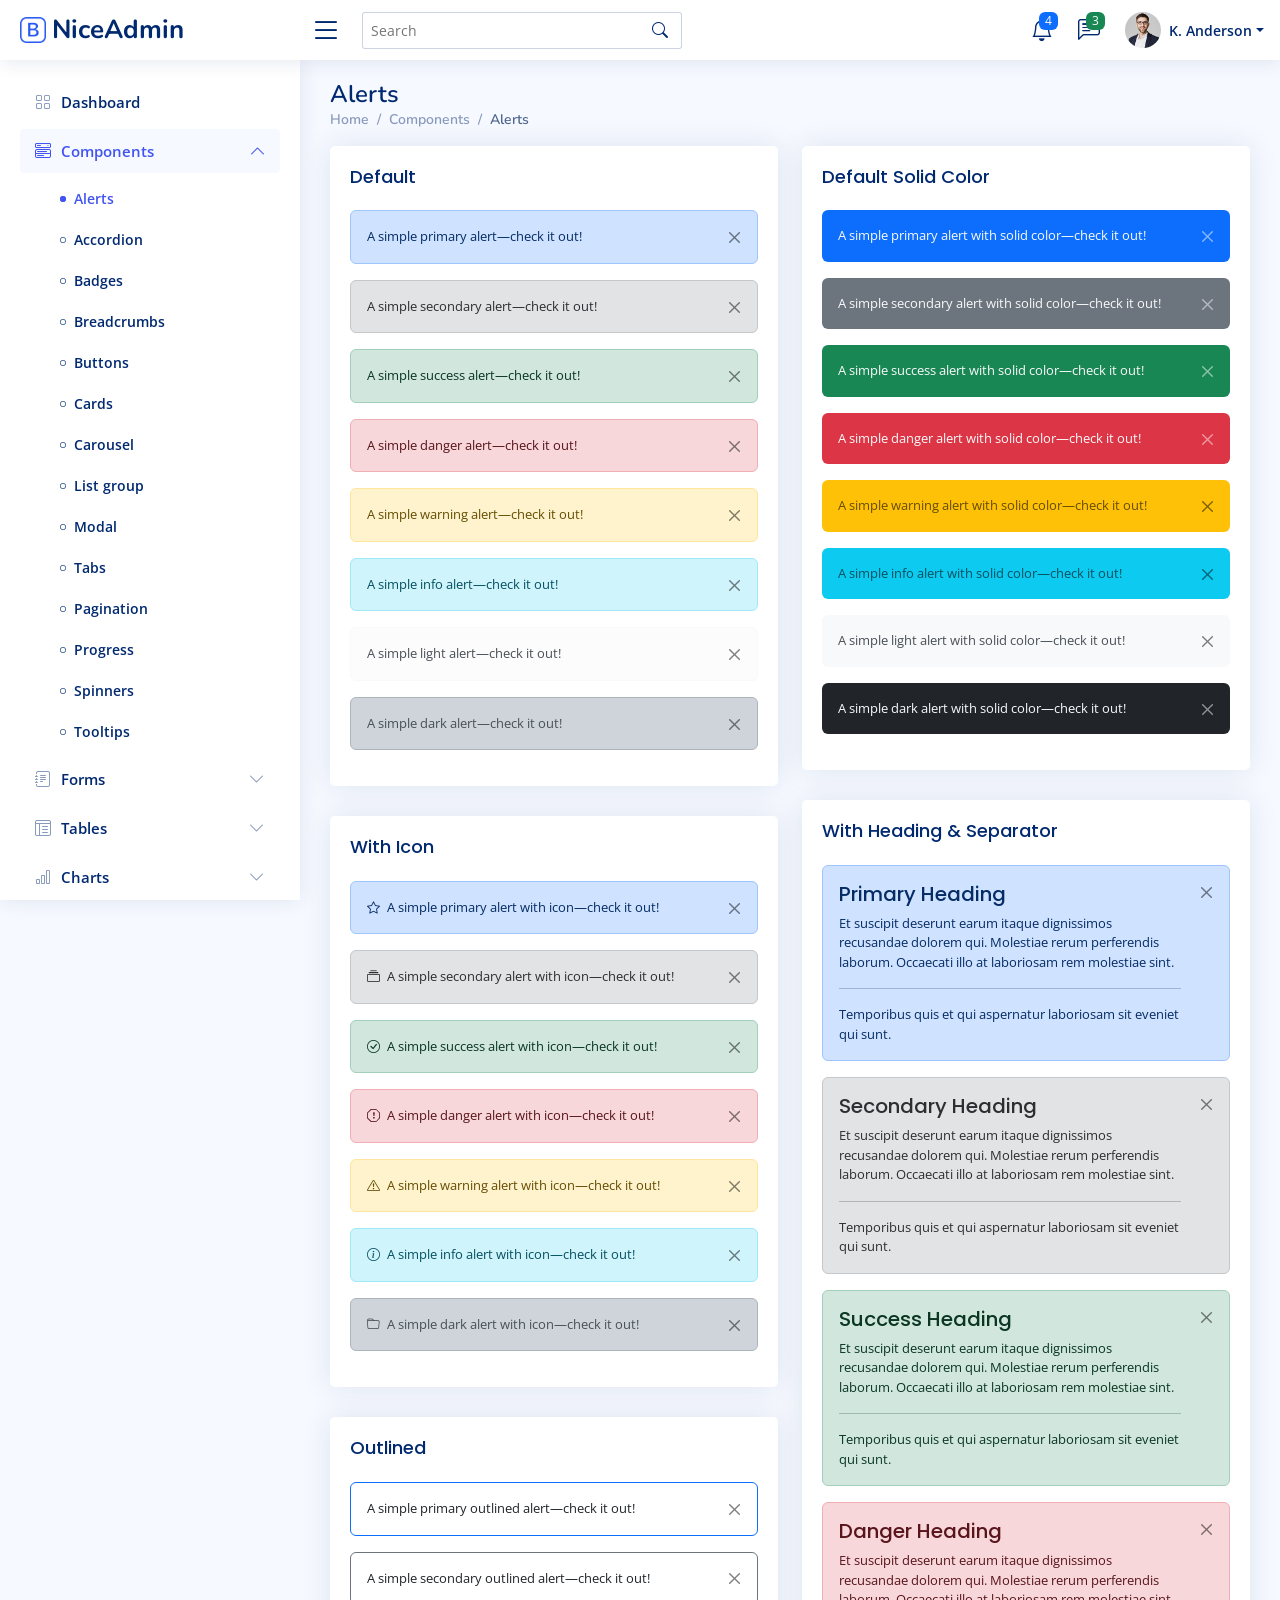
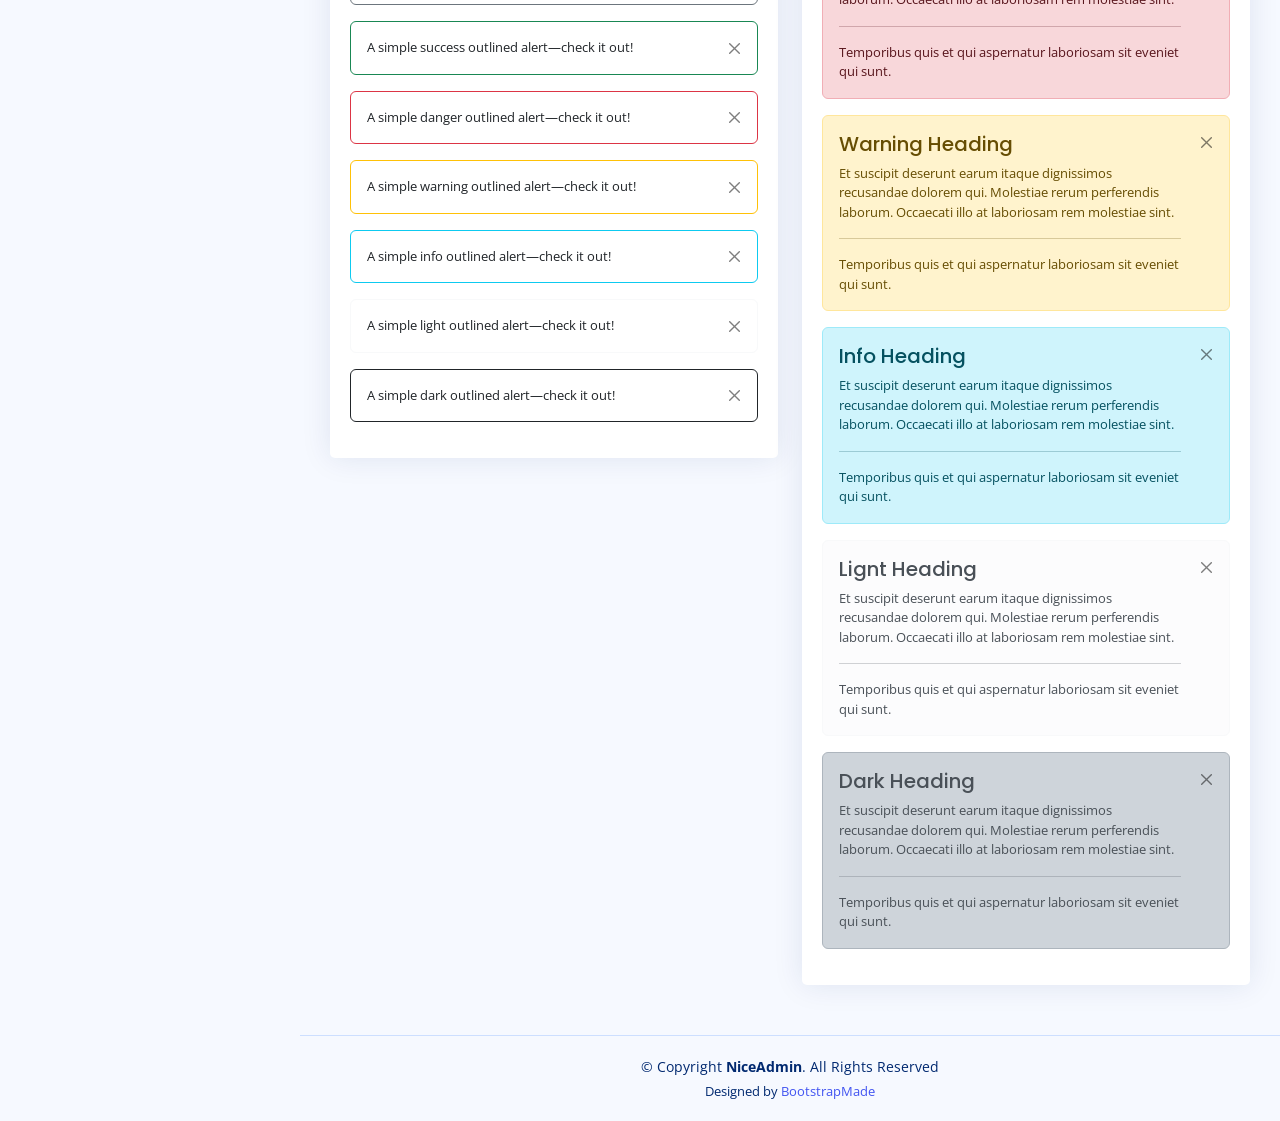
<file: components-alerts.html>
<!DOCTYPE html>
<html lang="en">

<head>
  <meta charset="utf-8">
  <meta content="width=device-width, initial-scale=1.0" name="viewport">

  <title>Components / Alerts - NiceAdmin Bootstrap Template</title>
  <meta content="" name="description">
  <meta content="" name="keywords">

  <!-- Favicons -->
  <link href="assets/img/favicon.png" rel="icon">
  <link href="assets/img/apple-touch-icon.png" rel="apple-touch-icon">

  <!-- Google Fonts -->
  <link href="https://fonts.gstatic.com" rel="preconnect">
  <link href="https://fonts.googleapis.com/css?family=Open+Sans:300,300i,400,400i,600,600i,700,700i|Nunito:300,300i,400,400i,600,600i,700,700i|Poppins:300,300i,400,400i,500,500i,600,600i,700,700i" rel="stylesheet">

  <!-- Vendor CSS Files -->
  <link href="assets/vendor/bootstrap/css/bootstrap.min.css" rel="stylesheet">
  <link href="assets/vendor/bootstrap-icons/bootstrap-icons.css" rel="stylesheet">
  <link href="assets/vendor/boxicons/css/boxicons.min.css" rel="stylesheet">
  <link href="assets/vendor/quill/quill.snow.css" rel="stylesheet">
  <link href="assets/vendor/quill/quill.bubble.css" rel="stylesheet">
  <link href="assets/vendor/remixicon/remixicon.css" rel="stylesheet">
  <link href="assets/vendor/simple-datatables/style.css" rel="stylesheet">

  <!-- Template Main CSS File -->
  <link href="assets/css/style.css" rel="stylesheet">

  <!-- =======================================================
  * Template Name: NiceAdmin
  * Updated: Sep 18 2023 with Bootstrap v5.3.2
  * Template URL: https://bootstrapmade.com/nice-admin-bootstrap-admin-html-template/
  * Author: BootstrapMade.com
  * License: https://bootstrapmade.com/license/
  ======================================================== -->
</head>

<body>

  <!-- ======= Header ======= -->
  <header id="header" class="header fixed-top d-flex align-items-center">

    <div class="d-flex align-items-center justify-content-between">
      <a href="index.html" class="logo d-flex align-items-center">
        <img src="assets/img/logo.png" alt="">
        <span class="d-none d-lg-block">NiceAdmin</span>
      </a>
      <i class="bi bi-list toggle-sidebar-btn"></i>
    </div><!-- End Logo -->

    <div class="search-bar">
      <form class="search-form d-flex align-items-center" method="POST" action="#">
        <input type="text" name="query" placeholder="Search" title="Enter search keyword">
        <button type="submit" title="Search"><i class="bi bi-search"></i></button>
      </form>
    </div><!-- End Search Bar -->

    <nav class="header-nav ms-auto">
      <ul class="d-flex align-items-center">

        <li class="nav-item d-block d-lg-none">
          <a class="nav-link nav-icon search-bar-toggle " href="#">
            <i class="bi bi-search"></i>
          </a>
        </li><!-- End Search Icon-->

        <li class="nav-item dropdown">

          <a class="nav-link nav-icon" href="#" data-bs-toggle="dropdown">
            <i class="bi bi-bell"></i>
            <span class="badge bg-primary badge-number">4</span>
          </a><!-- End Notification Icon -->

          <ul class="dropdown-menu dropdown-menu-end dropdown-menu-arrow notifications">
            <li class="dropdown-header">
              You have 4 new notifications
              <a href="#"><span class="badge rounded-pill bg-primary p-2 ms-2">View all</span></a>
            </li>
            <li>
              <hr class="dropdown-divider">
            </li>

            <li class="notification-item">
              <i class="bi bi-exclamation-circle text-warning"></i>
              <div>
                <h4>Lorem Ipsum</h4>
                <p>Quae dolorem earum veritatis oditseno</p>
                <p>30 min. ago</p>
              </div>
            </li>

            <li>
              <hr class="dropdown-divider">
            </li>

            <li class="notification-item">
              <i class="bi bi-x-circle text-danger"></i>
              <div>
                <h4>Atque rerum nesciunt</h4>
                <p>Quae dolorem earum veritatis oditseno</p>
                <p>1 hr. ago</p>
              </div>
            </li>

            <li>
              <hr class="dropdown-divider">
            </li>

            <li class="notification-item">
              <i class="bi bi-check-circle text-success"></i>
              <div>
                <h4>Sit rerum fuga</h4>
                <p>Quae dolorem earum veritatis oditseno</p>
                <p>2 hrs. ago</p>
              </div>
            </li>

            <li>
              <hr class="dropdown-divider">
            </li>

            <li class="notification-item">
              <i class="bi bi-info-circle text-primary"></i>
              <div>
                <h4>Dicta reprehenderit</h4>
                <p>Quae dolorem earum veritatis oditseno</p>
                <p>4 hrs. ago</p>
              </div>
            </li>

            <li>
              <hr class="dropdown-divider">
            </li>
            <li class="dropdown-footer">
              <a href="#">Show all notifications</a>
            </li>

          </ul><!-- End Notification Dropdown Items -->

        </li><!-- End Notification Nav -->

        <li class="nav-item dropdown">

          <a class="nav-link nav-icon" href="#" data-bs-toggle="dropdown">
            <i class="bi bi-chat-left-text"></i>
            <span class="badge bg-success badge-number">3</span>
          </a><!-- End Messages Icon -->

          <ul class="dropdown-menu dropdown-menu-end dropdown-menu-arrow messages">
            <li class="dropdown-header">
              You have 3 new messages
              <a href="#"><span class="badge rounded-pill bg-primary p-2 ms-2">View all</span></a>
            </li>
            <li>
              <hr class="dropdown-divider">
            </li>

            <li class="message-item">
              <a href="#">
                <img src="assets/img/messages-1.jpg" alt="" class="rounded-circle">
                <div>
                  <h4>Maria Hudson</h4>
                  <p>Velit asperiores et ducimus soluta repudiandae labore officia est ut...</p>
                  <p>4 hrs. ago</p>
                </div>
              </a>
            </li>
            <li>
              <hr class="dropdown-divider">
            </li>

            <li class="message-item">
              <a href="#">
                <img src="assets/img/messages-2.jpg" alt="" class="rounded-circle">
                <div>
                  <h4>Anna Nelson</h4>
                  <p>Velit asperiores et ducimus soluta repudiandae labore officia est ut...</p>
                  <p>6 hrs. ago</p>
                </div>
              </a>
            </li>
            <li>
              <hr class="dropdown-divider">
            </li>

            <li class="message-item">
              <a href="#">
                <img src="assets/img/messages-3.jpg" alt="" class="rounded-circle">
                <div>
                  <h4>David Muldon</h4>
                  <p>Velit asperiores et ducimus soluta repudiandae labore officia est ut...</p>
                  <p>8 hrs. ago</p>
                </div>
              </a>
            </li>
            <li>
              <hr class="dropdown-divider">
            </li>

            <li class="dropdown-footer">
              <a href="#">Show all messages</a>
            </li>

          </ul><!-- End Messages Dropdown Items -->

        </li><!-- End Messages Nav -->

        <li class="nav-item dropdown pe-3">

          <a class="nav-link nav-profile d-flex align-items-center pe-0" href="#" data-bs-toggle="dropdown">
            <img src="assets/img/profile-img.jpg" alt="Profile" class="rounded-circle">
            <span class="d-none d-md-block dropdown-toggle ps-2">K. Anderson</span>
          </a><!-- End Profile Iamge Icon -->

          <ul class="dropdown-menu dropdown-menu-end dropdown-menu-arrow profile">
            <li class="dropdown-header">
              <h6>Kevin Anderson</h6>
              <span>Web Designer</span>
            </li>
            <li>
              <hr class="dropdown-divider">
            </li>

            <li>
              <a class="dropdown-item d-flex align-items-center" href="users-profile.html">
                <i class="bi bi-person"></i>
                <span>My Profile</span>
              </a>
            </li>
            <li>
              <hr class="dropdown-divider">
            </li>

            <li>
              <a class="dropdown-item d-flex align-items-center" href="users-profile.html">
                <i class="bi bi-gear"></i>
                <span>Account Settings</span>
              </a>
            </li>
            <li>
              <hr class="dropdown-divider">
            </li>

            <li>
              <a class="dropdown-item d-flex align-items-center" href="pages-faq.html">
                <i class="bi bi-question-circle"></i>
                <span>Need Help?</span>
              </a>
            </li>
            <li>
              <hr class="dropdown-divider">
            </li>

            <li>
              <a class="dropdown-item d-flex align-items-center" href="#">
                <i class="bi bi-box-arrow-right"></i>
                <span>Sign Out</span>
              </a>
            </li>

          </ul><!-- End Profile Dropdown Items -->
        </li><!-- End Profile Nav -->

      </ul>
    </nav><!-- End Icons Navigation -->

  </header><!-- End Header -->

  <!-- ======= Sidebar ======= -->
  <aside id="sidebar" class="sidebar">

    <ul class="sidebar-nav" id="sidebar-nav">

      <li class="nav-item">
        <a class="nav-link collapsed" href="index.html">
          <i class="bi bi-grid"></i>
          <span>Dashboard</span>
        </a>
      </li><!-- End Dashboard Nav -->

      <li class="nav-item">
        <a class="nav-link " data-bs-target="#components-nav" data-bs-toggle="collapse" href="#">
          <i class="bi bi-menu-button-wide"></i><span>Components</span><i class="bi bi-chevron-down ms-auto"></i>
        </a>
        <ul id="components-nav" class="nav-content collapse show" data-bs-parent="#sidebar-nav">
          <li>
            <a href="components-alerts.html" class="active">
              <i class="bi bi-circle"></i><span>Alerts</span>
            </a>
          </li>
          <li>
            <a href="components-accordion.html">
              <i class="bi bi-circle"></i><span>Accordion</span>
            </a>
          </li>
          <li>
            <a href="components-badges.html">
              <i class="bi bi-circle"></i><span>Badges</span>
            </a>
          </li>
          <li>
            <a href="components-breadcrumbs.html">
              <i class="bi bi-circle"></i><span>Breadcrumbs</span>
            </a>
          </li>
          <li>
            <a href="components-buttons.html">
              <i class="bi bi-circle"></i><span>Buttons</span>
            </a>
          </li>
          <li>
            <a href="components-cards.html">
              <i class="bi bi-circle"></i><span>Cards</span>
            </a>
          </li>
          <li>
            <a href="components-carousel.html">
              <i class="bi bi-circle"></i><span>Carousel</span>
            </a>
          </li>
          <li>
            <a href="components-list-group.html">
              <i class="bi bi-circle"></i><span>List group</span>
            </a>
          </li>
          <li>
            <a href="components-modal.html">
              <i class="bi bi-circle"></i><span>Modal</span>
            </a>
          </li>
          <li>
            <a href="components-tabs.html">
              <i class="bi bi-circle"></i><span>Tabs</span>
            </a>
          </li>
          <li>
            <a href="components-pagination.html">
              <i class="bi bi-circle"></i><span>Pagination</span>
            </a>
          </li>
          <li>
            <a href="components-progress.html">
              <i class="bi bi-circle"></i><span>Progress</span>
            </a>
          </li>
          <li>
            <a href="components-spinners.html">
              <i class="bi bi-circle"></i><span>Spinners</span>
            </a>
          </li>
          <li>
            <a href="components-tooltips.html">
              <i class="bi bi-circle"></i><span>Tooltips</span>
            </a>
          </li>
        </ul>
      </li><!-- End Components Nav -->

      <li class="nav-item">
        <a class="nav-link collapsed" data-bs-target="#forms-nav" data-bs-toggle="collapse" href="#">
          <i class="bi bi-journal-text"></i><span>Forms</span><i class="bi bi-chevron-down ms-auto"></i>
        </a>
        <ul id="forms-nav" class="nav-content collapse " data-bs-parent="#sidebar-nav">
          <li>
            <a href="forms-elements.html">
              <i class="bi bi-circle"></i><span>Form Elements</span>
            </a>
          </li>
          <li>
            <a href="forms-layouts.html">
              <i class="bi bi-circle"></i><span>Form Layouts</span>
            </a>
          </li>
          <li>
            <a href="forms-editors.html">
              <i class="bi bi-circle"></i><span>Form Editors</span>
            </a>
          </li>
          <li>
            <a href="forms-validation.html">
              <i class="bi bi-circle"></i><span>Form Validation</span>
            </a>
          </li>
        </ul>
      </li><!-- End Forms Nav -->

      <li class="nav-item">
        <a class="nav-link collapsed" data-bs-target="#tables-nav" data-bs-toggle="collapse" href="#">
          <i class="bi bi-layout-text-window-reverse"></i><span>Tables</span><i class="bi bi-chevron-down ms-auto"></i>
        </a>
        <ul id="tables-nav" class="nav-content collapse " data-bs-parent="#sidebar-nav">
          <li>
            <a href="tables-general.html">
              <i class="bi bi-circle"></i><span>General Tables</span>
            </a>
          </li>
          <li>
            <a href="tables-data.html">
              <i class="bi bi-circle"></i><span>Data Tables</span>
            </a>
          </li>
        </ul>
      </li><!-- End Tables Nav -->

      <li class="nav-item">
        <a class="nav-link collapsed" data-bs-target="#charts-nav" data-bs-toggle="collapse" href="#">
          <i class="bi bi-bar-chart"></i><span>Charts</span><i class="bi bi-chevron-down ms-auto"></i>
        </a>
        <ul id="charts-nav" class="nav-content collapse " data-bs-parent="#sidebar-nav">
          <li>
            <a href="charts-chartjs.html">
              <i class="bi bi-circle"></i><span>Chart.js</span>
            </a>
          </li>
          <li>
            <a href="charts-apexcharts.html">
              <i class="bi bi-circle"></i><span>ApexCharts</span>
            </a>
          </li>
          <li>
            <a href="charts-echarts.html">
              <i class="bi bi-circle"></i><span>ECharts</span>
            </a>
          </li>
        </ul>
      </li><!-- End Charts Nav -->

      <li class="nav-item">
        <a class="nav-link collapsed" data-bs-target="#icons-nav" data-bs-toggle="collapse" href="#">
          <i class="bi bi-gem"></i><span>Icons</span><i class="bi bi-chevron-down ms-auto"></i>
        </a>
        <ul id="icons-nav" class="nav-content collapse " data-bs-parent="#sidebar-nav">
          <li>
            <a href="icons-bootstrap.html">
              <i class="bi bi-circle"></i><span>Bootstrap Icons</span>
            </a>
          </li>
          <li>
            <a href="icons-remix.html">
              <i class="bi bi-circle"></i><span>Remix Icons</span>
            </a>
          </li>
          <li>
            <a href="icons-boxicons.html">
              <i class="bi bi-circle"></i><span>Boxicons</span>
            </a>
          </li>
        </ul>
      </li><!-- End Icons Nav -->

      <li class="nav-heading">Pages</li>

      <li class="nav-item">
        <a class="nav-link collapsed" href="users-profile.html">
          <i class="bi bi-person"></i>
          <span>Profile</span>
        </a>
      </li><!-- End Profile Page Nav -->

      <li class="nav-item">
        <a class="nav-link collapsed" href="pages-faq.html">
          <i class="bi bi-question-circle"></i>
          <span>F.A.Q</span>
        </a>
      </li><!-- End F.A.Q Page Nav -->

      <li class="nav-item">
        <a class="nav-link collapsed" href="pages-contact.html">
          <i class="bi bi-envelope"></i>
          <span>Contact</span>
        </a>
      </li><!-- End Contact Page Nav -->

      <li class="nav-item">
        <a class="nav-link collapsed" href="pages-register.html">
          <i class="bi bi-card-list"></i>
          <span>Register</span>
        </a>
      </li><!-- End Register Page Nav -->

      <li class="nav-item">
        <a class="nav-link collapsed" href="pages-login.html">
          <i class="bi bi-box-arrow-in-right"></i>
          <span>Login</span>
        </a>
      </li><!-- End Login Page Nav -->

      <li class="nav-item">
        <a class="nav-link collapsed" href="pages-error-404.html">
          <i class="bi bi-dash-circle"></i>
          <span>Error 404</span>
        </a>
      </li><!-- End Error 404 Page Nav -->

      <li class="nav-item">
        <a class="nav-link collapsed" href="pages-blank.html">
          <i class="bi bi-file-earmark"></i>
          <span>Blank</span>
        </a>
      </li><!-- End Blank Page Nav -->

    </ul>

  </aside><!-- End Sidebar-->

  <main id="main" class="main">

    <div class="pagetitle">
      <h1>Alerts</h1>
      <nav>
        <ol class="breadcrumb">
          <li class="breadcrumb-item"><a href="index.html">Home</a></li>
          <li class="breadcrumb-item">Components</li>
          <li class="breadcrumb-item active">Alerts</li>
        </ol>
      </nav>
    </div><!-- End Page Title -->

    <section class="section">
      <div class="row">
        <div class="col-lg-6">

          <div class="card">
            <div class="card-body">

              <h5 class="card-title">Default</h5>

              <div class="alert alert-primary alert-dismissible fade show" role="alert">
                A simple primary alert—check it out!
                <button type="button" class="btn-close" data-bs-dismiss="alert" aria-label="Close"></button>
              </div>

              <div class="alert alert-secondary alert-dismissible fade show" role="alert">
                A simple secondary alert—check it out!
                <button type="button" class="btn-close" data-bs-dismiss="alert" aria-label="Close"></button>
              </div>

              <div class="alert alert-success alert-dismissible fade show" role="alert">
                A simple success alert—check it out!
                <button type="button" class="btn-close" data-bs-dismiss="alert" aria-label="Close"></button>
              </div>

              <div class="alert alert-danger alert-dismissible fade show" role="alert">
                A simple danger alert—check it out!
                <button type="button" class="btn-close" data-bs-dismiss="alert" aria-label="Close"></button>
              </div>

              <div class="alert alert-warning alert-dismissible fade show" role="alert">
                A simple warning alert—check it out!
                <button type="button" class="btn-close" data-bs-dismiss="alert" aria-label="Close"></button>
              </div>

              <div class="alert alert-info alert-dismissible fade show" role="alert">
                A simple info alert—check it out!
                <button type="button" class="btn-close" data-bs-dismiss="alert" aria-label="Close"></button>
              </div>

              <div class="alert alert-light border-light alert-dismissible fade show" role="alert">
                A simple light alert—check it out!
                <button type="button" class="btn-close" data-bs-dismiss="alert" aria-label="Close"></button>
              </div>

              <div class="alert alert-dark alert-dismissible fade show" role="alert">
                A simple dark alert—check it out!
                <button type="button" class="btn-close" data-bs-dismiss="alert" aria-label="Close"></button>
              </div>

            </div>
          </div>

          <div class="card">
            <div class="card-body">
              <h5 class="card-title">With Icon</h5>

              <div class="alert alert-primary alert-dismissible fade show" role="alert">
                <i class="bi bi-star me-1"></i>
                A simple primary alert with icon—check it out!
                <button type="button" class="btn-close" data-bs-dismiss="alert" aria-label="Close"></button>
              </div>

              <div class="alert alert-secondary alert-dismissible fade show" role="alert">
                <i class="bi bi-collection me-1"></i>
                A simple secondary alert with icon—check it out!
                <button type="button" class="btn-close" data-bs-dismiss="alert" aria-label="Close"></button>
              </div>

              <div class="alert alert-success alert-dismissible fade show" role="alert">
                <i class="bi bi-check-circle me-1"></i>
                A simple success alert with icon—check it out!
                <button type="button" class="btn-close" data-bs-dismiss="alert" aria-label="Close"></button>
              </div>

              <div class="alert alert-danger alert-dismissible fade show" role="alert">
                <i class="bi bi-exclamation-octagon me-1"></i>
                A simple danger alert with icon—check it out!
                <button type="button" class="btn-close" data-bs-dismiss="alert" aria-label="Close"></button>
              </div>

              <div class="alert alert-warning alert-dismissible fade show" role="alert">
                <i class="bi bi-exclamation-triangle me-1"></i>
                A simple warning alert with icon—check it out!
                <button type="button" class="btn-close" data-bs-dismiss="alert" aria-label="Close"></button>
              </div>

              <div class="alert alert-info alert-dismissible fade show" role="alert">
                <i class="bi bi-info-circle me-1"></i>
                A simple info alert with icon—check it out!
                <button type="button" class="btn-close" data-bs-dismiss="alert" aria-label="Close"></button>
              </div>

              <div class="alert alert-dark alert-dismissible fade show" role="alert">
                <i class="bi bi-folder me-1"></i>
                A simple dark alert with icon—check it out!
                <button type="button" class="btn-close" data-bs-dismiss="alert" aria-label="Close"></button>
              </div>

            </div>
          </div>

          <div class="card">
            <div class="card-body">
              <h5 class="card-title">Outlined</h5>

              <div class="alert border-primary alert-dismissible fade show" role="alert">
                A simple primary outlined alert—check it out!
                <button type="button" class="btn-close" data-bs-dismiss="alert" aria-label="Close"></button>
              </div>

              <div class="alert border-secondary alert-dismissible fade show" role="alert">
                A simple secondary outlined alert—check it out!
                <button type="button" class="btn-close" data-bs-dismiss="alert" aria-label="Close"></button>
              </div>

              <div class="alert border-success alert-dismissible fade show" role="alert">
                A simple success outlined alert—check it out!
                <button type="button" class="btn-close" data-bs-dismiss="alert" aria-label="Close"></button>
              </div>

              <div class="alert border-danger alert-dismissible fade show" role="alert">
                A simple danger outlined alert—check it out!
                <button type="button" class="btn-close" data-bs-dismiss="alert" aria-label="Close"></button>
              </div>

              <div class="alert border-warning alert-dismissible fade show" role="alert">
                A simple warning outlined alert—check it out!
                <button type="button" class="btn-close" data-bs-dismiss="alert" aria-label="Close"></button>
              </div>

              <div class="alert border-info alert-dismissible fade show" role="alert">
                A simple info outlined alert—check it out!
                <button type="button" class="btn-close" data-bs-dismiss="alert" aria-label="Close"></button>
              </div>

              <div class="alert border-light alert-dismissible fade show" role="alert">
                A simple light outlined alert—check it out!
                <button type="button" class="btn-close" data-bs-dismiss="alert" aria-label="Close"></button>
              </div>

              <div class="alert border-dark alert-dismissible fade show" role="alert">
                A simple dark outlined alert—check it out!
                <button type="button" class="btn-close" data-bs-dismiss="alert" aria-label="Close"></button>
              </div>

            </div>
          </div>

        </div>

        <div class="col-lg-6">

          <div class="card">
            <div class="card-body">
              <h5 class="card-title">Default Solid Color</h5>

              <div class="alert alert-primary bg-primary text-light border-0 alert-dismissible fade show" role="alert">
                A simple primary alert with solid color—check it out!
                <button type="button" class="btn-close btn-close-white" data-bs-dismiss="alert" aria-label="Close"></button>
              </div>

              <div class="alert alert-secondary bg-secondary text-light border-0 alert-dismissible fade show" role="alert">
                A simple secondary alert with solid color—check it out!
                <button type="button" class="btn-close btn-close-white" data-bs-dismiss="alert" aria-label="Close"></button>
              </div>

              <div class="alert alert-success bg-success text-light border-0 alert-dismissible fade show" role="alert">
                A simple success alert with solid color—check it out!
                <button type="button" class="btn-close btn-close-white" data-bs-dismiss="alert" aria-label="Close"></button>
              </div>

              <div class="alert alert-danger bg-danger text-light border-0 alert-dismissible fade show" role="alert">
                A simple danger alert with solid color—check it out!
                <button type="button" class="btn-close btn-close-white" data-bs-dismiss="alert" aria-label="Close"></button>
              </div>

              <div class="alert alert-warning bg-warning border-0 alert-dismissible fade show" role="alert">
                A simple warning alert with solid color—check it out!
                <button type="button" class="btn-close" data-bs-dismiss="alert" aria-label="Close"></button>
              </div>

              <div class="alert alert-info bg-info border-0 alert-dismissible fade show" role="alert">
                A simple info alert with solid color—check it out!
                <button type="button" class="btn-close" data-bs-dismiss="alert" aria-label="Close"></button>
              </div>

              <div class="alert alert-light bg-light border-0 alert-dismissible fade show" role="alert">
                A simple light alert with solid color—check it out!
                <button type="button" class="btn-close" data-bs-dismiss="alert" aria-label="Close"></button>
              </div>

              <div class="alert alert-dark bg-dark text-light border-0 alert-dismissible fade show" role="alert">
                A simple dark alert with solid color—check it out!
                <button type="button" class="btn-close btn-close-white" data-bs-dismiss="alert" aria-label="Close"></button>
              </div>

            </div>
          </div>

          <div class="card">
            <div class="card-body">
              <h5 class="card-title">With Heading &amp Separator</h5>

              <div class="alert alert-primary alert-dismissible fade show" role="alert">
                <h4 class="alert-heading">Primary Heading</h4>
                <p>Et suscipit deserunt earum itaque dignissimos recusandae dolorem qui. Molestiae rerum perferendis laborum. Occaecati illo at laboriosam rem molestiae sint.</p>
                <hr>
                <p class="mb-0">Temporibus quis et qui aspernatur laboriosam sit eveniet qui sunt.</p>
                <button type="button" class="btn-close" data-bs-dismiss="alert" aria-label="Close"></button>
              </div>

              <div class="alert alert-secondary alert-dismissible fade show" role="alert">
                <h4 class="alert-heading">Secondary Heading</h4>
                <p>Et suscipit deserunt earum itaque dignissimos recusandae dolorem qui. Molestiae rerum perferendis laborum. Occaecati illo at laboriosam rem molestiae sint.</p>
                <hr>
                <p class="mb-0">Temporibus quis et qui aspernatur laboriosam sit eveniet qui sunt.</p>
                <button type="button" class="btn-close" data-bs-dismiss="alert" aria-label="Close"></button>
              </div>

              <div class="alert alert-success alert-dismissible fade show" role="alert">
                <h4 class="alert-heading">Success Heading</h4>
                <p>Et suscipit deserunt earum itaque dignissimos recusandae dolorem qui. Molestiae rerum perferendis laborum. Occaecati illo at laboriosam rem molestiae sint.</p>
                <hr>
                <p class="mb-0">Temporibus quis et qui aspernatur laboriosam sit eveniet qui sunt.</p>
                <button type="button" class="btn-close" data-bs-dismiss="alert" aria-label="Close"></button>
              </div>

              <div class="alert alert-danger alert-dismissible fade show" role="alert">
                <h4 class="alert-heading">Danger Heading</h4>
                <p>Et suscipit deserunt earum itaque dignissimos recusandae dolorem qui. Molestiae rerum perferendis laborum. Occaecati illo at laboriosam rem molestiae sint.</p>
                <hr>
                <p class="mb-0">Temporibus quis et qui aspernatur laboriosam sit eveniet qui sunt.</p>
                <button type="button" class="btn-close" data-bs-dismiss="alert" aria-label="Close"></button>
              </div>

              <div class="alert alert-warning  alert-dismissible fade show" role="alert">
                <h4 class="alert-heading">Warning Heading</h4>
                <p>Et suscipit deserunt earum itaque dignissimos recusandae dolorem qui. Molestiae rerum perferendis laborum. Occaecati illo at laboriosam rem molestiae sint.</p>
                <hr>
                <p class="mb-0">Temporibus quis et qui aspernatur laboriosam sit eveniet qui sunt.</p>
                <button type="button" class="btn-close" data-bs-dismiss="alert" aria-label="Close"></button>
              </div>

              <div class="alert alert-info  alert-dismissible fade show" role="alert">
                <h4 class="alert-heading">Info Heading</h4>
                <p>Et suscipit deserunt earum itaque dignissimos recusandae dolorem qui. Molestiae rerum perferendis laborum. Occaecati illo at laboriosam rem molestiae sint.</p>
                <hr>
                <p class="mb-0">Temporibus quis et qui aspernatur laboriosam sit eveniet qui sunt.</p>
                <button type="button" class="btn-close" data-bs-dismiss="alert" aria-label="Close"></button>
              </div>

              <div class="alert alert-light border-light alert-dismissible fade show" role="alert">
                <h4 class="alert-heading">Lignt Heading</h4>
                <p>Et suscipit deserunt earum itaque dignissimos recusandae dolorem qui. Molestiae rerum perferendis laborum. Occaecati illo at laboriosam rem molestiae sint.</p>
                <hr>
                <p class="mb-0">Temporibus quis et qui aspernatur laboriosam sit eveniet qui sunt.</p>
                <button type="button" class="btn-close" data-bs-dismiss="alert" aria-label="Close"></button>
              </div>

              <div class="alert alert-dark  alert-dismissible fade show" role="alert">
                <h4 class="alert-heading">Dark Heading</h4>
                <p>Et suscipit deserunt earum itaque dignissimos recusandae dolorem qui. Molestiae rerum perferendis laborum. Occaecati illo at laboriosam rem molestiae sint.</p>
                <hr>
                <p class="mb-0">Temporibus quis et qui aspernatur laboriosam sit eveniet qui sunt.</p>
                <button type="button" class="btn-close" data-bs-dismiss="alert" aria-label="Close"></button>
              </div>

            </div>
          </div>
        </div>
      </div>
    </section>

  </main><!-- End #main -->

  <!-- ======= Footer ======= -->
  <footer id="footer" class="footer">
    <div class="copyright">
      &copy; Copyright <strong><span>NiceAdmin</span></strong>. All Rights Reserved
    </div>
    <div class="credits">
      <!-- All the links in the footer should remain intact. -->
      <!-- You can delete the links only if you purchased the pro version. -->
      <!-- Licensing information: https://bootstrapmade.com/license/ -->
      <!-- Purchase the pro version with working PHP/AJAX contact form: https://bootstrapmade.com/nice-admin-bootstrap-admin-html-template/ -->
      Designed by <a href="https://bootstrapmade.com/">BootstrapMade</a>
    </div>
  </footer><!-- End Footer -->

  <a href="#" class="back-to-top d-flex align-items-center justify-content-center"><i class="bi bi-arrow-up-short"></i></a>

  <!-- Vendor JS Files -->
  <script src="assets/vendor/apexcharts/apexcharts.min.js"></script>
  <script src="assets/vendor/bootstrap/js/bootstrap.bundle.min.js"></script>
  <script src="assets/vendor/chart.js/chart.umd.js"></script>
  <script src="assets/vendor/echarts/echarts.min.js"></script>
  <script src="assets/vendor/quill/quill.min.js"></script>
  <script src="assets/vendor/simple-datatables/simple-datatables.js"></script>
  <script src="assets/vendor/tinymce/tinymce.min.js"></script>
  <script src="assets/vendor/php-email-form/validate.js"></script>

  <!-- Template Main JS File -->
  <script src="assets/js/main.js"></script>

</body>

</html>
</file>
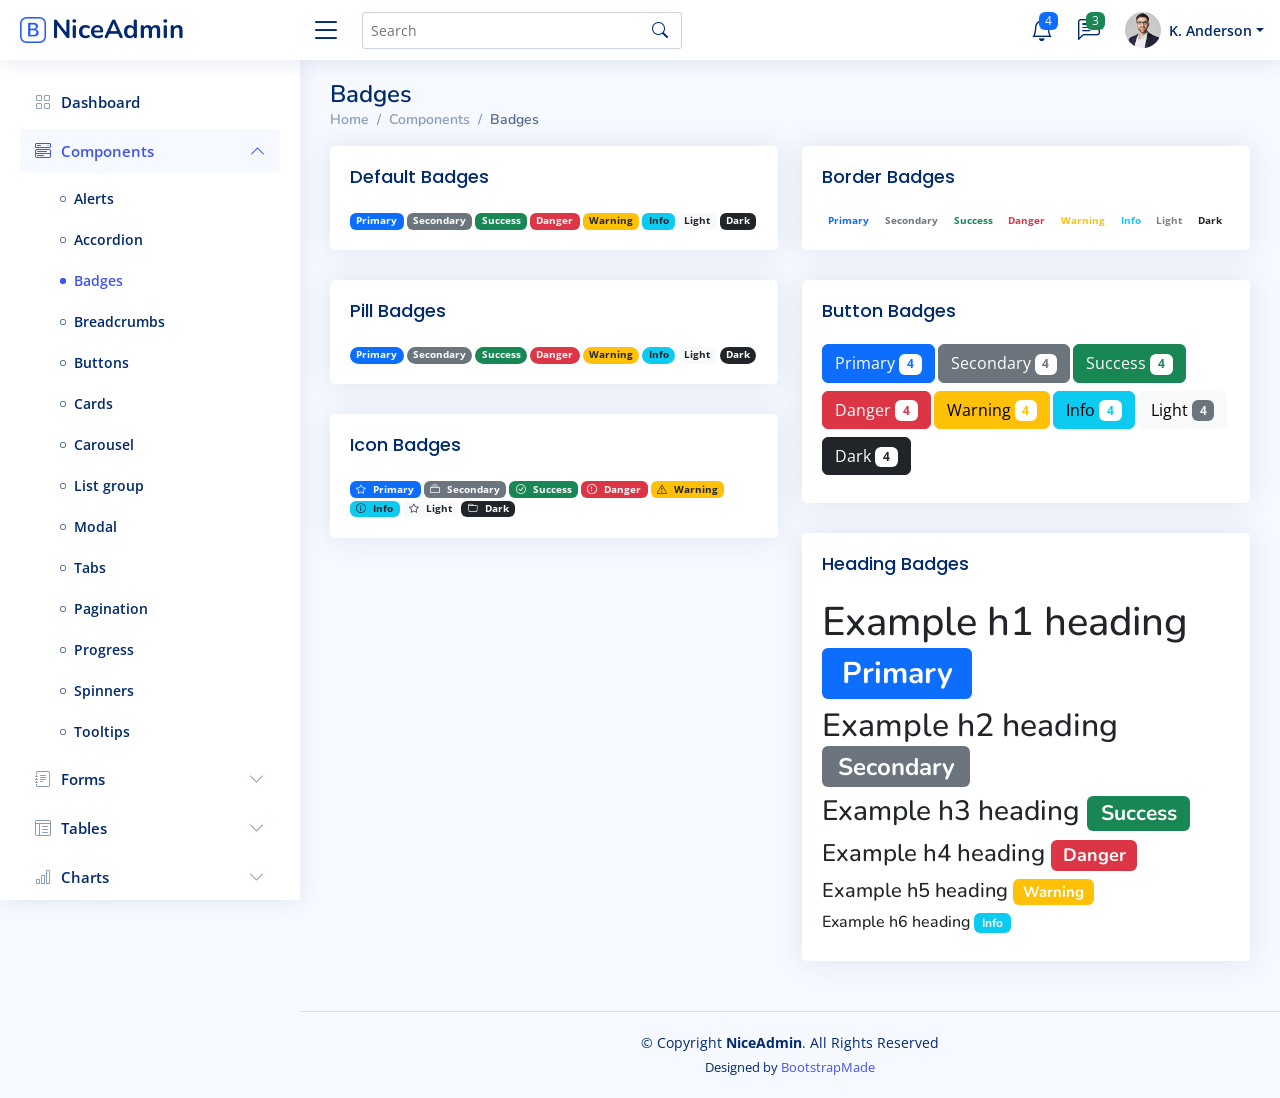
<file: components-badges.html>
<!DOCTYPE html>
<html lang="en">

<head>
  <meta charset="utf-8">
  <meta content="width=device-width, initial-scale=1.0" name="viewport">

  <title>Components / Badges - NiceAdmin Bootstrap Template</title>
  <meta content="" name="description">
  <meta content="" name="keywords">

  <!-- Favicons -->
  <link href="assets/img/favicon.png" rel="icon">
  <link href="assets/img/apple-touch-icon.png" rel="apple-touch-icon">

  <!-- Google Fonts -->
  <link href="https://fonts.gstatic.com" rel="preconnect">
  <link href="https://fonts.googleapis.com/css?family=Open+Sans:300,300i,400,400i,600,600i,700,700i|Nunito:300,300i,400,400i,600,600i,700,700i|Poppins:300,300i,400,400i,500,500i,600,600i,700,700i" rel="stylesheet">

  <!-- Vendor CSS Files -->
  <link href="assets/vendor/bootstrap/css/bootstrap.min.css" rel="stylesheet">
  <link href="assets/vendor/bootstrap-icons/bootstrap-icons.css" rel="stylesheet">
  <link href="assets/vendor/boxicons/css/boxicons.min.css" rel="stylesheet">
  <link href="assets/vendor/quill/quill.snow.css" rel="stylesheet">
  <link href="assets/vendor/quill/quill.bubble.css" rel="stylesheet">
  <link href="assets/vendor/remixicon/remixicon.css" rel="stylesheet">
  <link href="assets/vendor/simple-datatables/style.css" rel="stylesheet">

  <!-- Template Main CSS File -->
  <link href="assets/css/style.css" rel="stylesheet">

  <!-- =======================================================
  * Template Name: NiceAdmin
  * Updated: Sep 18 2023 with Bootstrap v5.3.2
  * Template URL: https://bootstrapmade.com/nice-admin-bootstrap-admin-html-template/
  * Author: BootstrapMade.com
  * License: https://bootstrapmade.com/license/
  ======================================================== -->
</head>

<body>

  <!-- ======= Header ======= -->
  <header id="header" class="header fixed-top d-flex align-items-center">

    <div class="d-flex align-items-center justify-content-between">
      <a href="index.html" class="logo d-flex align-items-center">
        <img src="assets/img/logo.png" alt="">
        <span class="d-none d-lg-block">NiceAdmin</span>
      </a>
      <i class="bi bi-list toggle-sidebar-btn"></i>
    </div><!-- End Logo -->

    <div class="search-bar">
      <form class="search-form d-flex align-items-center" method="POST" action="#">
        <input type="text" name="query" placeholder="Search" title="Enter search keyword">
        <button type="submit" title="Search"><i class="bi bi-search"></i></button>
      </form>
    </div><!-- End Search Bar -->

    <nav class="header-nav ms-auto">
      <ul class="d-flex align-items-center">

        <li class="nav-item d-block d-lg-none">
          <a class="nav-link nav-icon search-bar-toggle " href="#">
            <i class="bi bi-search"></i>
          </a>
        </li><!-- End Search Icon-->

        <li class="nav-item dropdown">

          <a class="nav-link nav-icon" href="#" data-bs-toggle="dropdown">
            <i class="bi bi-bell"></i>
            <span class="badge bg-primary badge-number">4</span>
          </a><!-- End Notification Icon -->

          <ul class="dropdown-menu dropdown-menu-end dropdown-menu-arrow notifications">
            <li class="dropdown-header">
              You have 4 new notifications
              <a href="#"><span class="badge rounded-pill bg-primary p-2 ms-2">View all</span></a>
            </li>
            <li>
              <hr class="dropdown-divider">
            </li>

            <li class="notification-item">
              <i class="bi bi-exclamation-circle text-warning"></i>
              <div>
                <h4>Lorem Ipsum</h4>
                <p>Quae dolorem earum veritatis oditseno</p>
                <p>30 min. ago</p>
              </div>
            </li>

            <li>
              <hr class="dropdown-divider">
            </li>

            <li class="notification-item">
              <i class="bi bi-x-circle text-danger"></i>
              <div>
                <h4>Atque rerum nesciunt</h4>
                <p>Quae dolorem earum veritatis oditseno</p>
                <p>1 hr. ago</p>
              </div>
            </li>

            <li>
              <hr class="dropdown-divider">
            </li>

            <li class="notification-item">
              <i class="bi bi-check-circle text-success"></i>
              <div>
                <h4>Sit rerum fuga</h4>
                <p>Quae dolorem earum veritatis oditseno</p>
                <p>2 hrs. ago</p>
              </div>
            </li>

            <li>
              <hr class="dropdown-divider">
            </li>

            <li class="notification-item">
              <i class="bi bi-info-circle text-primary"></i>
              <div>
                <h4>Dicta reprehenderit</h4>
                <p>Quae dolorem earum veritatis oditseno</p>
                <p>4 hrs. ago</p>
              </div>
            </li>

            <li>
              <hr class="dropdown-divider">
            </li>
            <li class="dropdown-footer">
              <a href="#">Show all notifications</a>
            </li>

          </ul><!-- End Notification Dropdown Items -->

        </li><!-- End Notification Nav -->

        <li class="nav-item dropdown">

          <a class="nav-link nav-icon" href="#" data-bs-toggle="dropdown">
            <i class="bi bi-chat-left-text"></i>
            <span class="badge bg-success badge-number">3</span>
          </a><!-- End Messages Icon -->

          <ul class="dropdown-menu dropdown-menu-end dropdown-menu-arrow messages">
            <li class="dropdown-header">
              You have 3 new messages
              <a href="#"><span class="badge rounded-pill bg-primary p-2 ms-2">View all</span></a>
            </li>
            <li>
              <hr class="dropdown-divider">
            </li>

            <li class="message-item">
              <a href="#">
                <img src="assets/img/messages-1.jpg" alt="" class="rounded-circle">
                <div>
                  <h4>Maria Hudson</h4>
                  <p>Velit asperiores et ducimus soluta repudiandae labore officia est ut...</p>
                  <p>4 hrs. ago</p>
                </div>
              </a>
            </li>
            <li>
              <hr class="dropdown-divider">
            </li>

            <li class="message-item">
              <a href="#">
                <img src="assets/img/messages-2.jpg" alt="" class="rounded-circle">
                <div>
                  <h4>Anna Nelson</h4>
                  <p>Velit asperiores et ducimus soluta repudiandae labore officia est ut...</p>
                  <p>6 hrs. ago</p>
                </div>
              </a>
            </li>
            <li>
              <hr class="dropdown-divider">
            </li>

            <li class="message-item">
              <a href="#">
                <img src="assets/img/messages-3.jpg" alt="" class="rounded-circle">
                <div>
                  <h4>David Muldon</h4>
                  <p>Velit asperiores et ducimus soluta repudiandae labore officia est ut...</p>
                  <p>8 hrs. ago</p>
                </div>
              </a>
            </li>
            <li>
              <hr class="dropdown-divider">
            </li>

            <li class="dropdown-footer">
              <a href="#">Show all messages</a>
            </li>

          </ul><!-- End Messages Dropdown Items -->

        </li><!-- End Messages Nav -->

        <li class="nav-item dropdown pe-3">

          <a class="nav-link nav-profile d-flex align-items-center pe-0" href="#" data-bs-toggle="dropdown">
            <img src="assets/img/profile-img.jpg" alt="Profile" class="rounded-circle">
            <span class="d-none d-md-block dropdown-toggle ps-2">K. Anderson</span>
          </a><!-- End Profile Iamge Icon -->

          <ul class="dropdown-menu dropdown-menu-end dropdown-menu-arrow profile">
            <li class="dropdown-header">
              <h6>Kevin Anderson</h6>
              <span>Web Designer</span>
            </li>
            <li>
              <hr class="dropdown-divider">
            </li>

            <li>
              <a class="dropdown-item d-flex align-items-center" href="users-profile.html">
                <i class="bi bi-person"></i>
                <span>My Profile</span>
              </a>
            </li>
            <li>
              <hr class="dropdown-divider">
            </li>

            <li>
              <a class="dropdown-item d-flex align-items-center" href="users-profile.html">
                <i class="bi bi-gear"></i>
                <span>Account Settings</span>
              </a>
            </li>
            <li>
              <hr class="dropdown-divider">
            </li>

            <li>
              <a class="dropdown-item d-flex align-items-center" href="pages-faq.html">
                <i class="bi bi-question-circle"></i>
                <span>Need Help?</span>
              </a>
            </li>
            <li>
              <hr class="dropdown-divider">
            </li>

            <li>
              <a class="dropdown-item d-flex align-items-center" href="#">
                <i class="bi bi-box-arrow-right"></i>
                <span>Sign Out</span>
              </a>
            </li>

          </ul><!-- End Profile Dropdown Items -->
        </li><!-- End Profile Nav -->

      </ul>
    </nav><!-- End Icons Navigation -->

  </header><!-- End Header -->

  <!-- ======= Sidebar ======= -->
  <aside id="sidebar" class="sidebar">

    <ul class="sidebar-nav" id="sidebar-nav">

      <li class="nav-item">
        <a class="nav-link collapsed" href="index.html">
          <i class="bi bi-grid"></i>
          <span>Dashboard</span>
        </a>
      </li><!-- End Dashboard Nav -->

      <li class="nav-item">
        <a class="nav-link " data-bs-target="#components-nav" data-bs-toggle="collapse" href="#">
          <i class="bi bi-menu-button-wide"></i><span>Components</span><i class="bi bi-chevron-down ms-auto"></i>
        </a>
        <ul id="components-nav" class="nav-content collapse show" data-bs-parent="#sidebar-nav">
          <li>
            <a href="components-alerts.html">
              <i class="bi bi-circle"></i><span>Alerts</span>
            </a>
          </li>
          <li>
            <a href="components-accordion.html">
              <i class="bi bi-circle"></i><span>Accordion</span>
            </a>
          </li>
          <li>
            <a href="components-badges.html" class="active">
              <i class="bi bi-circle"></i><span>Badges</span>
            </a>
          </li>
          <li>
            <a href="components-breadcrumbs.html">
              <i class="bi bi-circle"></i><span>Breadcrumbs</span>
            </a>
          </li>
          <li>
            <a href="components-buttons.html">
              <i class="bi bi-circle"></i><span>Buttons</span>
            </a>
          </li>
          <li>
            <a href="components-cards.html">
              <i class="bi bi-circle"></i><span>Cards</span>
            </a>
          </li>
          <li>
            <a href="components-carousel.html">
              <i class="bi bi-circle"></i><span>Carousel</span>
            </a>
          </li>
          <li>
            <a href="components-list-group.html">
              <i class="bi bi-circle"></i><span>List group</span>
            </a>
          </li>
          <li>
            <a href="components-modal.html">
              <i class="bi bi-circle"></i><span>Modal</span>
            </a>
          </li>
          <li>
            <a href="components-tabs.html">
              <i class="bi bi-circle"></i><span>Tabs</span>
            </a>
          </li>
          <li>
            <a href="components-pagination.html">
              <i class="bi bi-circle"></i><span>Pagination</span>
            </a>
          </li>
          <li>
            <a href="components-progress.html">
              <i class="bi bi-circle"></i><span>Progress</span>
            </a>
          </li>
          <li>
            <a href="components-spinners.html">
              <i class="bi bi-circle"></i><span>Spinners</span>
            </a>
          </li>
          <li>
            <a href="components-tooltips.html">
              <i class="bi bi-circle"></i><span>Tooltips</span>
            </a>
          </li>
        </ul>
      </li><!-- End Components Nav -->

      <li class="nav-item">
        <a class="nav-link collapsed" data-bs-target="#forms-nav" data-bs-toggle="collapse" href="#">
          <i class="bi bi-journal-text"></i><span>Forms</span><i class="bi bi-chevron-down ms-auto"></i>
        </a>
        <ul id="forms-nav" class="nav-content collapse " data-bs-parent="#sidebar-nav">
          <li>
            <a href="forms-elements.html">
              <i class="bi bi-circle"></i><span>Form Elements</span>
            </a>
          </li>
          <li>
            <a href="forms-layouts.html">
              <i class="bi bi-circle"></i><span>Form Layouts</span>
            </a>
          </li>
          <li>
            <a href="forms-editors.html">
              <i class="bi bi-circle"></i><span>Form Editors</span>
            </a>
          </li>
          <li>
            <a href="forms-validation.html">
              <i class="bi bi-circle"></i><span>Form Validation</span>
            </a>
          </li>
        </ul>
      </li><!-- End Forms Nav -->

      <li class="nav-item">
        <a class="nav-link collapsed" data-bs-target="#tables-nav" data-bs-toggle="collapse" href="#">
          <i class="bi bi-layout-text-window-reverse"></i><span>Tables</span><i class="bi bi-chevron-down ms-auto"></i>
        </a>
        <ul id="tables-nav" class="nav-content collapse " data-bs-parent="#sidebar-nav">
          <li>
            <a href="tables-general.html">
              <i class="bi bi-circle"></i><span>General Tables</span>
            </a>
          </li>
          <li>
            <a href="tables-data.html">
              <i class="bi bi-circle"></i><span>Data Tables</span>
            </a>
          </li>
        </ul>
      </li><!-- End Tables Nav -->

      <li class="nav-item">
        <a class="nav-link collapsed" data-bs-target="#charts-nav" data-bs-toggle="collapse" href="#">
          <i class="bi bi-bar-chart"></i><span>Charts</span><i class="bi bi-chevron-down ms-auto"></i>
        </a>
        <ul id="charts-nav" class="nav-content collapse " data-bs-parent="#sidebar-nav">
          <li>
            <a href="charts-chartjs.html">
              <i class="bi bi-circle"></i><span>Chart.js</span>
            </a>
          </li>
          <li>
            <a href="charts-apexcharts.html">
              <i class="bi bi-circle"></i><span>ApexCharts</span>
            </a>
          </li>
          <li>
            <a href="charts-echarts.html">
              <i class="bi bi-circle"></i><span>ECharts</span>
            </a>
          </li>
        </ul>
      </li><!-- End Charts Nav -->

      <li class="nav-item">
        <a class="nav-link collapsed" data-bs-target="#icons-nav" data-bs-toggle="collapse" href="#">
          <i class="bi bi-gem"></i><span>Icons</span><i class="bi bi-chevron-down ms-auto"></i>
        </a>
        <ul id="icons-nav" class="nav-content collapse " data-bs-parent="#sidebar-nav">
          <li>
            <a href="icons-bootstrap.html">
              <i class="bi bi-circle"></i><span>Bootstrap Icons</span>
            </a>
          </li>
          <li>
            <a href="icons-remix.html">
              <i class="bi bi-circle"></i><span>Remix Icons</span>
            </a>
          </li>
          <li>
            <a href="icons-boxicons.html">
              <i class="bi bi-circle"></i><span>Boxicons</span>
            </a>
          </li>
        </ul>
      </li><!-- End Icons Nav -->

      <li class="nav-heading">Pages</li>

      <li class="nav-item">
        <a class="nav-link collapsed" href="users-profile.html">
          <i class="bi bi-person"></i>
          <span>Profile</span>
        </a>
      </li><!-- End Profile Page Nav -->

      <li class="nav-item">
        <a class="nav-link collapsed" href="pages-faq.html">
          <i class="bi bi-question-circle"></i>
          <span>F.A.Q</span>
        </a>
      </li><!-- End F.A.Q Page Nav -->

      <li class="nav-item">
        <a class="nav-link collapsed" href="pages-contact.html">
          <i class="bi bi-envelope"></i>
          <span>Contact</span>
        </a>
      </li><!-- End Contact Page Nav -->

      <li class="nav-item">
        <a class="nav-link collapsed" href="pages-register.html">
          <i class="bi bi-card-list"></i>
          <span>Register</span>
        </a>
      </li><!-- End Register Page Nav -->

      <li class="nav-item">
        <a class="nav-link collapsed" href="pages-login.html">
          <i class="bi bi-box-arrow-in-right"></i>
          <span>Login</span>
        </a>
      </li><!-- End Login Page Nav -->

      <li class="nav-item">
        <a class="nav-link collapsed" href="pages-error-404.html">
          <i class="bi bi-dash-circle"></i>
          <span>Error 404</span>
        </a>
      </li><!-- End Error 404 Page Nav -->

      <li class="nav-item">
        <a class="nav-link collapsed" href="pages-blank.html">
          <i class="bi bi-file-earmark"></i>
          <span>Blank</span>
        </a>
      </li><!-- End Blank Page Nav -->

    </ul>

  </aside><!-- End Sidebar-->

  <main id="main" class="main">

    <div class="pagetitle">
      <h1>Badges</h1>
      <nav>
        <ol class="breadcrumb">
          <li class="breadcrumb-item"><a href="index.html">Home</a></li>
          <li class="breadcrumb-item">Components</li>
          <li class="breadcrumb-item active">Badges</li>
        </ol>
      </nav>
    </div><!-- End Page Title -->

    <section class="section">
      <div class="row">

        <div class="col-lg-6">

          <div class="card">
            <div class="card-body">
              <h5 class="card-title">Default Badges</h5>

              <span class="badge bg-primary">Primary</span>
              <span class="badge bg-secondary">Secondary</span>
              <span class="badge bg-success">Success</span>
              <span class="badge bg-danger">Danger</span>
              <span class="badge bg-warning text-dark">Warning</span>
              <span class="badge bg-info text-dark">Info</span>
              <span class="badge bg-light text-dark">Light</span>
              <span class="badge bg-dark">Dark</span>
            </div>
          </div><!-- End Default Badges -->

          <div class="card">
            <div class="card-body">
              <h5 class="card-title">Pill Badges</h5>
              <span class="badge rounded-pill bg-primary">Primary</span>
              <span class="badge rounded-pill bg-secondary">Secondary</span>
              <span class="badge rounded-pill bg-success">Success</span>
              <span class="badge rounded-pill bg-danger">Danger</span>
              <span class="badge rounded-pill bg-warning text-dark">Warning</span>
              <span class="badge rounded-pill bg-info text-dark">Info</span>
              <span class="badge rounded-pill bg-light text-dark">Light</span>
              <span class="badge rounded-pill bg-dark">Dark</span>
            </div>
          </div><!-- End Pill Badges -->

          <div class="card">
            <div class="card-body">
              <h5 class="card-title">Icon Badges</h5>
              <span class="badge bg-primary"><i class="bi bi-star me-1"></i> Primary</span>
              <span class="badge bg-secondary"><i class="bi bi-collection me-1"></i> Secondary</span>
              <span class="badge bg-success"><i class="bi bi-check-circle me-1"></i> Success</span>
              <span class="badge bg-danger"><i class="bi bi-exclamation-octagon me-1"></i> Danger</span>
              <span class="badge bg-warning text-dark"><i class="bi bi-exclamation-triangle me-1"></i> Warning</span>
              <span class="badge bg-info text-dark"><i class="bi bi-info-circle me-1"></i> Info</span>
              <span class="badge bg-light text-dark"><i class="bi bi-star me-1"></i> Light</span>
              <span class="badge bg-dark"><i class="bi bi-folder me-1"></i> Dark</span>
            </div>
          </div><!-- End Icon Badges -->

        </div>

        <div class="col-lg-6">

          <div class="card">
            <div class="card-body">
              <h5 class="card-title">Border Badges</h5>
              <span class="badge border-primary border-1 text-primary">Primary</span>
              <span class="badge border-secondary border-1 text-secondary">Secondary</span>
              <span class="badge border-success border-1 text-success">Success</span>
              <span class="badge border-danger border-1 text-danger">Danger</span>
              <span class="badge border-warning border-1 text-warning">Warning</span>
              <span class="badge border-info border-1 text-info">Info</span>
              <span class="badge border-light border-1 text-black-50">Light</span>
              <span class="badge border-dark border-1 text-dark">Dark</span>
            </div>
          </div><!-- End Border Badges -->

          <div class="card">
            <div class="card-body">
              <h5 class="card-title">Button Badges</h5>

              <button type="button" class="btn btn-primary mb-2">
                Primary <span class="badge bg-white text-primary">4</span>
              </button>
              <button type="button" class="btn btn-secondary mb-2">
                Secondary <span class="badge bg-white text-secondary">4</span>
              </button>
              <button type="button" class="btn btn-success mb-2">
                Success <span class="badge bg-white text-success">4</span>
              </button>
              <button type="button" class="btn btn-danger mb-2">
                Danger <span class="badge bg-white text-danger">4</span>
              </button>
              <button type="button" class="btn btn-warning mb-2">
                Warning <span class="badge bg-white text-warning">4</span>
              </button>
              <button type="button" class="btn btn-info mb-2">
                Info <span class="badge bg-white text-info">4</span>
              </button>
              <button type="button" class="btn btn-light mb-2">
                Light <span class="badge bg-secondary text-light">4</span>
              </button>
              <button type="button" class="btn btn-dark mb-2">
                Dark <span class="badge bg-white text-dark">4</span>
              </button>
            </div>
          </div><!-- End Button Badges -->

          <div class="card">
            <div class="card-body">
              <h5 class="card-title">Heading Badges</h5>

              <h1>Example h1 heading <span class="badge bg-primary">Primary</span></h1>
              <h2>Example h2 heading <span class="badge bg-secondary">Secondary</span></h2>
              <h3>Example h3 heading <span class="badge bg-success">Success</span></h3>
              <h4>Example h4 heading <span class="badge bg-danger">Danger</span></h4>
              <h5>Example h5 heading <span class="badge bg-warning">Warning</span></h5>
              <h6>Example h6 heading <span class="badge bg-info">Info</span></h6>
            </div>
          </div><!-- End Heading Badges -->

        </div>

      </div>
    </section>

  </main><!-- End #main -->

  <!-- ======= Footer ======= -->
  <footer id="footer" class="footer">
    <div class="copyright">
      &copy; Copyright <strong><span>NiceAdmin</span></strong>. All Rights Reserved
    </div>
    <div class="credits">
      <!-- All the links in the footer should remain intact. -->
      <!-- You can delete the links only if you purchased the pro version. -->
      <!-- Licensing information: https://bootstrapmade.com/license/ -->
      <!-- Purchase the pro version with working PHP/AJAX contact form: https://bootstrapmade.com/nice-admin-bootstrap-admin-html-template/ -->
      Designed by <a href="https://bootstrapmade.com/">BootstrapMade</a>
    </div>
  </footer><!-- End Footer -->

  <a href="#" class="back-to-top d-flex align-items-center justify-content-center"><i class="bi bi-arrow-up-short"></i></a>

  <!-- Vendor JS Files -->
  <script src="assets/vendor/apexcharts/apexcharts.min.js"></script>
  <script src="assets/vendor/bootstrap/js/bootstrap.bundle.min.js"></script>
  <script src="assets/vendor/chart.js/chart.umd.js"></script>
  <script src="assets/vendor/echarts/echarts.min.js"></script>
  <script src="assets/vendor/quill/quill.min.js"></script>
  <script src="assets/vendor/simple-datatables/simple-datatables.js"></script>
  <script src="assets/vendor/tinymce/tinymce.min.js"></script>
  <script src="assets/vendor/php-email-form/validate.js"></script>

  <!-- Template Main JS File -->
  <script src="assets/js/main.js"></script>

</body>

</html>
</file>
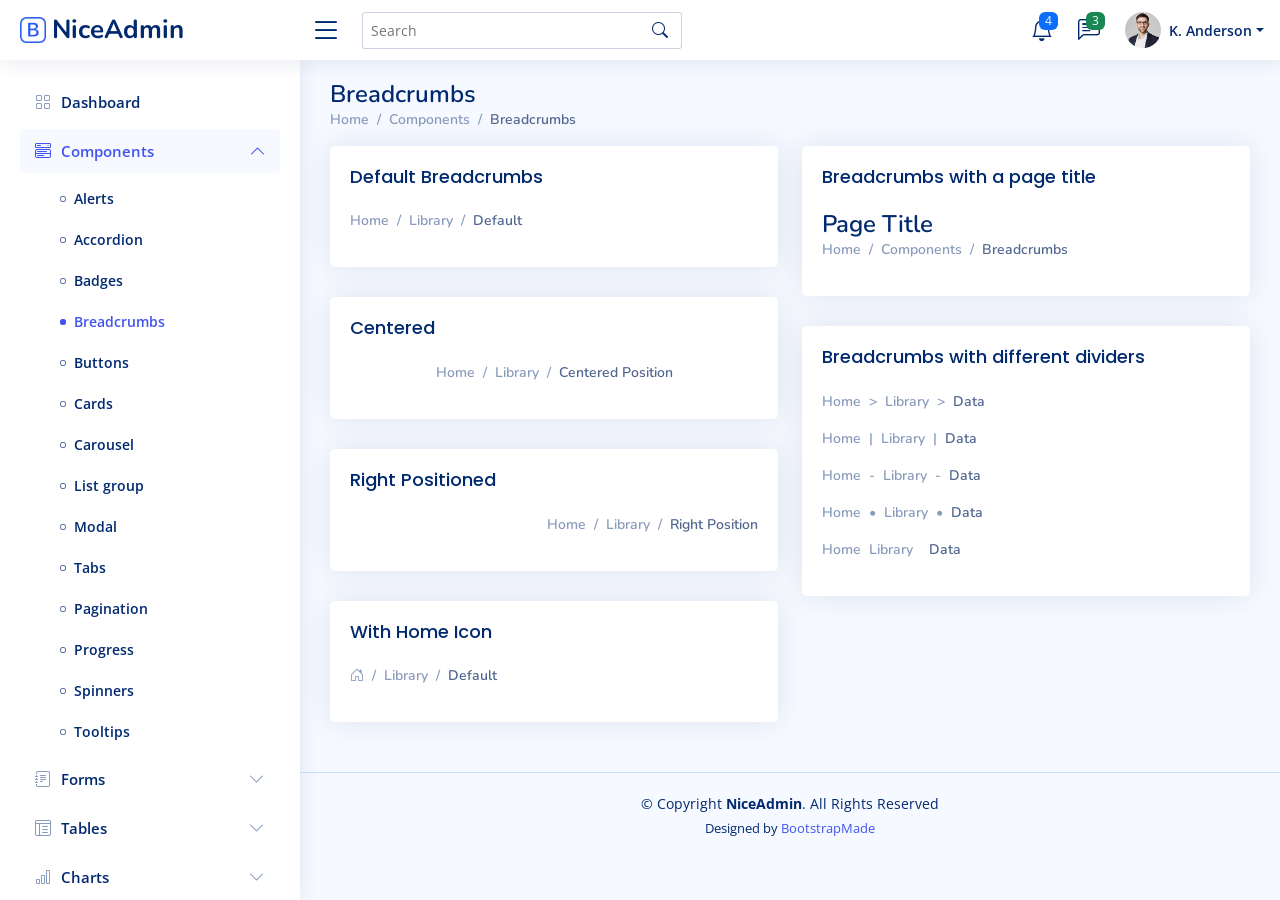
<file: components-breadcrumbs.html>
<!DOCTYPE html>
<html lang="en">

<head>
  <meta charset="utf-8">
  <meta content="width=device-width, initial-scale=1.0" name="viewport">

  <title>Components / Breadcrumbs - NiceAdmin Bootstrap Template</title>
  <meta content="" name="description">
  <meta content="" name="keywords">

  <!-- Favicons -->
  <link href="assets/img/favicon.png" rel="icon">
  <link href="assets/img/apple-touch-icon.png" rel="apple-touch-icon">

  <!-- Google Fonts -->
  <link href="https://fonts.gstatic.com" rel="preconnect">
  <link href="https://fonts.googleapis.com/css?family=Open+Sans:300,300i,400,400i,600,600i,700,700i|Nunito:300,300i,400,400i,600,600i,700,700i|Poppins:300,300i,400,400i,500,500i,600,600i,700,700i" rel="stylesheet">

  <!-- Vendor CSS Files -->
  <link href="assets/vendor/bootstrap/css/bootstrap.min.css" rel="stylesheet">
  <link href="assets/vendor/bootstrap-icons/bootstrap-icons.css" rel="stylesheet">
  <link href="assets/vendor/boxicons/css/boxicons.min.css" rel="stylesheet">
  <link href="assets/vendor/quill/quill.snow.css" rel="stylesheet">
  <link href="assets/vendor/quill/quill.bubble.css" rel="stylesheet">
  <link href="assets/vendor/remixicon/remixicon.css" rel="stylesheet">
  <link href="assets/vendor/simple-datatables/style.css" rel="stylesheet">

  <!-- Template Main CSS File -->
  <link href="assets/css/style.css" rel="stylesheet">

  <!-- =======================================================
  * Template Name: NiceAdmin
  * Updated: Sep 18 2023 with Bootstrap v5.3.2
  * Template URL: https://bootstrapmade.com/nice-admin-bootstrap-admin-html-template/
  * Author: BootstrapMade.com
  * License: https://bootstrapmade.com/license/
  ======================================================== -->
</head>

<body>

  <!-- ======= Header ======= -->
  <header id="header" class="header fixed-top d-flex align-items-center">

    <div class="d-flex align-items-center justify-content-between">
      <a href="index.html" class="logo d-flex align-items-center">
        <img src="assets/img/logo.png" alt="">
        <span class="d-none d-lg-block">NiceAdmin</span>
      </a>
      <i class="bi bi-list toggle-sidebar-btn"></i>
    </div><!-- End Logo -->

    <div class="search-bar">
      <form class="search-form d-flex align-items-center" method="POST" action="#">
        <input type="text" name="query" placeholder="Search" title="Enter search keyword">
        <button type="submit" title="Search"><i class="bi bi-search"></i></button>
      </form>
    </div><!-- End Search Bar -->

    <nav class="header-nav ms-auto">
      <ul class="d-flex align-items-center">

        <li class="nav-item d-block d-lg-none">
          <a class="nav-link nav-icon search-bar-toggle " href="#">
            <i class="bi bi-search"></i>
          </a>
        </li><!-- End Search Icon-->

        <li class="nav-item dropdown">

          <a class="nav-link nav-icon" href="#" data-bs-toggle="dropdown">
            <i class="bi bi-bell"></i>
            <span class="badge bg-primary badge-number">4</span>
          </a><!-- End Notification Icon -->

          <ul class="dropdown-menu dropdown-menu-end dropdown-menu-arrow notifications">
            <li class="dropdown-header">
              You have 4 new notifications
              <a href="#"><span class="badge rounded-pill bg-primary p-2 ms-2">View all</span></a>
            </li>
            <li>
              <hr class="dropdown-divider">
            </li>

            <li class="notification-item">
              <i class="bi bi-exclamation-circle text-warning"></i>
              <div>
                <h4>Lorem Ipsum</h4>
                <p>Quae dolorem earum veritatis oditseno</p>
                <p>30 min. ago</p>
              </div>
            </li>

            <li>
              <hr class="dropdown-divider">
            </li>

            <li class="notification-item">
              <i class="bi bi-x-circle text-danger"></i>
              <div>
                <h4>Atque rerum nesciunt</h4>
                <p>Quae dolorem earum veritatis oditseno</p>
                <p>1 hr. ago</p>
              </div>
            </li>

            <li>
              <hr class="dropdown-divider">
            </li>

            <li class="notification-item">
              <i class="bi bi-check-circle text-success"></i>
              <div>
                <h4>Sit rerum fuga</h4>
                <p>Quae dolorem earum veritatis oditseno</p>
                <p>2 hrs. ago</p>
              </div>
            </li>

            <li>
              <hr class="dropdown-divider">
            </li>

            <li class="notification-item">
              <i class="bi bi-info-circle text-primary"></i>
              <div>
                <h4>Dicta reprehenderit</h4>
                <p>Quae dolorem earum veritatis oditseno</p>
                <p>4 hrs. ago</p>
              </div>
            </li>

            <li>
              <hr class="dropdown-divider">
            </li>
            <li class="dropdown-footer">
              <a href="#">Show all notifications</a>
            </li>

          </ul><!-- End Notification Dropdown Items -->

        </li><!-- End Notification Nav -->

        <li class="nav-item dropdown">

          <a class="nav-link nav-icon" href="#" data-bs-toggle="dropdown">
            <i class="bi bi-chat-left-text"></i>
            <span class="badge bg-success badge-number">3</span>
          </a><!-- End Messages Icon -->

          <ul class="dropdown-menu dropdown-menu-end dropdown-menu-arrow messages">
            <li class="dropdown-header">
              You have 3 new messages
              <a href="#"><span class="badge rounded-pill bg-primary p-2 ms-2">View all</span></a>
            </li>
            <li>
              <hr class="dropdown-divider">
            </li>

            <li class="message-item">
              <a href="#">
                <img src="assets/img/messages-1.jpg" alt="" class="rounded-circle">
                <div>
                  <h4>Maria Hudson</h4>
                  <p>Velit asperiores et ducimus soluta repudiandae labore officia est ut...</p>
                  <p>4 hrs. ago</p>
                </div>
              </a>
            </li>
            <li>
              <hr class="dropdown-divider">
            </li>

            <li class="message-item">
              <a href="#">
                <img src="assets/img/messages-2.jpg" alt="" class="rounded-circle">
                <div>
                  <h4>Anna Nelson</h4>
                  <p>Velit asperiores et ducimus soluta repudiandae labore officia est ut...</p>
                  <p>6 hrs. ago</p>
                </div>
              </a>
            </li>
            <li>
              <hr class="dropdown-divider">
            </li>

            <li class="message-item">
              <a href="#">
                <img src="assets/img/messages-3.jpg" alt="" class="rounded-circle">
                <div>
                  <h4>David Muldon</h4>
                  <p>Velit asperiores et ducimus soluta repudiandae labore officia est ut...</p>
                  <p>8 hrs. ago</p>
                </div>
              </a>
            </li>
            <li>
              <hr class="dropdown-divider">
            </li>

            <li class="dropdown-footer">
              <a href="#">Show all messages</a>
            </li>

          </ul><!-- End Messages Dropdown Items -->

        </li><!-- End Messages Nav -->

        <li class="nav-item dropdown pe-3">

          <a class="nav-link nav-profile d-flex align-items-center pe-0" href="#" data-bs-toggle="dropdown">
            <img src="assets/img/profile-img.jpg" alt="Profile" class="rounded-circle">
            <span class="d-none d-md-block dropdown-toggle ps-2">K. Anderson</span>
          </a><!-- End Profile Iamge Icon -->

          <ul class="dropdown-menu dropdown-menu-end dropdown-menu-arrow profile">
            <li class="dropdown-header">
              <h6>Kevin Anderson</h6>
              <span>Web Designer</span>
            </li>
            <li>
              <hr class="dropdown-divider">
            </li>

            <li>
              <a class="dropdown-item d-flex align-items-center" href="users-profile.html">
                <i class="bi bi-person"></i>
                <span>My Profile</span>
              </a>
            </li>
            <li>
              <hr class="dropdown-divider">
            </li>

            <li>
              <a class="dropdown-item d-flex align-items-center" href="users-profile.html">
                <i class="bi bi-gear"></i>
                <span>Account Settings</span>
              </a>
            </li>
            <li>
              <hr class="dropdown-divider">
            </li>

            <li>
              <a class="dropdown-item d-flex align-items-center" href="pages-faq.html">
                <i class="bi bi-question-circle"></i>
                <span>Need Help?</span>
              </a>
            </li>
            <li>
              <hr class="dropdown-divider">
            </li>

            <li>
              <a class="dropdown-item d-flex align-items-center" href="#">
                <i class="bi bi-box-arrow-right"></i>
                <span>Sign Out</span>
              </a>
            </li>

          </ul><!-- End Profile Dropdown Items -->
        </li><!-- End Profile Nav -->

      </ul>
    </nav><!-- End Icons Navigation -->

  </header><!-- End Header -->

  <!-- ======= Sidebar ======= -->
  <aside id="sidebar" class="sidebar">

    <ul class="sidebar-nav" id="sidebar-nav">

      <li class="nav-item">
        <a class="nav-link collapsed" href="index.html">
          <i class="bi bi-grid"></i>
          <span>Dashboard</span>
        </a>
      </li><!-- End Dashboard Nav -->

      <li class="nav-item">
        <a class="nav-link " data-bs-target="#components-nav" data-bs-toggle="collapse" href="#">
          <i class="bi bi-menu-button-wide"></i><span>Components</span><i class="bi bi-chevron-down ms-auto"></i>
        </a>
        <ul id="components-nav" class="nav-content collapse show" data-bs-parent="#sidebar-nav">
          <li>
            <a href="components-alerts.html">
              <i class="bi bi-circle"></i><span>Alerts</span>
            </a>
          </li>
          <li>
            <a href="components-accordion.html">
              <i class="bi bi-circle"></i><span>Accordion</span>
            </a>
          </li>
          <li>
            <a href="components-badges.html">
              <i class="bi bi-circle"></i><span>Badges</span>
            </a>
          </li>
          <li>
            <a href="components-breadcrumbs.html" class="active">
              <i class="bi bi-circle"></i><span>Breadcrumbs</span>
            </a>
          </li>
          <li>
            <a href="components-buttons.html">
              <i class="bi bi-circle"></i><span>Buttons</span>
            </a>
          </li>
          <li>
            <a href="components-cards.html">
              <i class="bi bi-circle"></i><span>Cards</span>
            </a>
          </li>
          <li>
            <a href="components-carousel.html">
              <i class="bi bi-circle"></i><span>Carousel</span>
            </a>
          </li>
          <li>
            <a href="components-list-group.html">
              <i class="bi bi-circle"></i><span>List group</span>
            </a>
          </li>
          <li>
            <a href="components-modal.html">
              <i class="bi bi-circle"></i><span>Modal</span>
            </a>
          </li>
          <li>
            <a href="components-tabs.html">
              <i class="bi bi-circle"></i><span>Tabs</span>
            </a>
          </li>
          <li>
            <a href="components-pagination.html">
              <i class="bi bi-circle"></i><span>Pagination</span>
            </a>
          </li>
          <li>
            <a href="components-progress.html">
              <i class="bi bi-circle"></i><span>Progress</span>
            </a>
          </li>
          <li>
            <a href="components-spinners.html">
              <i class="bi bi-circle"></i><span>Spinners</span>
            </a>
          </li>
          <li>
            <a href="components-tooltips.html">
              <i class="bi bi-circle"></i><span>Tooltips</span>
            </a>
          </li>
        </ul>
      </li><!-- End Components Nav -->

      <li class="nav-item">
        <a class="nav-link collapsed" data-bs-target="#forms-nav" data-bs-toggle="collapse" href="#">
          <i class="bi bi-journal-text"></i><span>Forms</span><i class="bi bi-chevron-down ms-auto"></i>
        </a>
        <ul id="forms-nav" class="nav-content collapse " data-bs-parent="#sidebar-nav">
          <li>
            <a href="forms-elements.html">
              <i class="bi bi-circle"></i><span>Form Elements</span>
            </a>
          </li>
          <li>
            <a href="forms-layouts.html">
              <i class="bi bi-circle"></i><span>Form Layouts</span>
            </a>
          </li>
          <li>
            <a href="forms-editors.html">
              <i class="bi bi-circle"></i><span>Form Editors</span>
            </a>
          </li>
          <li>
            <a href="forms-validation.html">
              <i class="bi bi-circle"></i><span>Form Validation</span>
            </a>
          </li>
        </ul>
      </li><!-- End Forms Nav -->

      <li class="nav-item">
        <a class="nav-link collapsed" data-bs-target="#tables-nav" data-bs-toggle="collapse" href="#">
          <i class="bi bi-layout-text-window-reverse"></i><span>Tables</span><i class="bi bi-chevron-down ms-auto"></i>
        </a>
        <ul id="tables-nav" class="nav-content collapse " data-bs-parent="#sidebar-nav">
          <li>
            <a href="tables-general.html">
              <i class="bi bi-circle"></i><span>General Tables</span>
            </a>
          </li>
          <li>
            <a href="tables-data.html">
              <i class="bi bi-circle"></i><span>Data Tables</span>
            </a>
          </li>
        </ul>
      </li><!-- End Tables Nav -->

      <li class="nav-item">
        <a class="nav-link collapsed" data-bs-target="#charts-nav" data-bs-toggle="collapse" href="#">
          <i class="bi bi-bar-chart"></i><span>Charts</span><i class="bi bi-chevron-down ms-auto"></i>
        </a>
        <ul id="charts-nav" class="nav-content collapse " data-bs-parent="#sidebar-nav">
          <li>
            <a href="charts-chartjs.html">
              <i class="bi bi-circle"></i><span>Chart.js</span>
            </a>
          </li>
          <li>
            <a href="charts-apexcharts.html">
              <i class="bi bi-circle"></i><span>ApexCharts</span>
            </a>
          </li>
          <li>
            <a href="charts-echarts.html">
              <i class="bi bi-circle"></i><span>ECharts</span>
            </a>
          </li>
        </ul>
      </li><!-- End Charts Nav -->

      <li class="nav-item">
        <a class="nav-link collapsed" data-bs-target="#icons-nav" data-bs-toggle="collapse" href="#">
          <i class="bi bi-gem"></i><span>Icons</span><i class="bi bi-chevron-down ms-auto"></i>
        </a>
        <ul id="icons-nav" class="nav-content collapse " data-bs-parent="#sidebar-nav">
          <li>
            <a href="icons-bootstrap.html">
              <i class="bi bi-circle"></i><span>Bootstrap Icons</span>
            </a>
          </li>
          <li>
            <a href="icons-remix.html">
              <i class="bi bi-circle"></i><span>Remix Icons</span>
            </a>
          </li>
          <li>
            <a href="icons-boxicons.html">
              <i class="bi bi-circle"></i><span>Boxicons</span>
            </a>
          </li>
        </ul>
      </li><!-- End Icons Nav -->

      <li class="nav-heading">Pages</li>

      <li class="nav-item">
        <a class="nav-link collapsed" href="users-profile.html">
          <i class="bi bi-person"></i>
          <span>Profile</span>
        </a>
      </li><!-- End Profile Page Nav -->

      <li class="nav-item">
        <a class="nav-link collapsed" href="pages-faq.html">
          <i class="bi bi-question-circle"></i>
          <span>F.A.Q</span>
        </a>
      </li><!-- End F.A.Q Page Nav -->

      <li class="nav-item">
        <a class="nav-link collapsed" href="pages-contact.html">
          <i class="bi bi-envelope"></i>
          <span>Contact</span>
        </a>
      </li><!-- End Contact Page Nav -->

      <li class="nav-item">
        <a class="nav-link collapsed" href="pages-register.html">
          <i class="bi bi-card-list"></i>
          <span>Register</span>
        </a>
      </li><!-- End Register Page Nav -->

      <li class="nav-item">
        <a class="nav-link collapsed" href="pages-login.html">
          <i class="bi bi-box-arrow-in-right"></i>
          <span>Login</span>
        </a>
      </li><!-- End Login Page Nav -->

      <li class="nav-item">
        <a class="nav-link collapsed" href="pages-error-404.html">
          <i class="bi bi-dash-circle"></i>
          <span>Error 404</span>
        </a>
      </li><!-- End Error 404 Page Nav -->

      <li class="nav-item">
        <a class="nav-link collapsed" href="pages-blank.html">
          <i class="bi bi-file-earmark"></i>
          <span>Blank</span>
        </a>
      </li><!-- End Blank Page Nav -->

    </ul>

  </aside><!-- End Sidebar-->

  <main id="main" class="main">

    <div class="pagetitle">
      <h1>Breadcrumbs</h1>
      <nav>
        <ol class="breadcrumb">
          <li class="breadcrumb-item"><a href="index.html">Home</a></li>
          <li class="breadcrumb-item">Components</li>
          <li class="breadcrumb-item active">Breadcrumbs</li>
        </ol>
      </nav>
    </div><!-- End Page Title -->

    <section class="section">
      <div class="row">
        <div class="col-lg-6">

          <div class="card">
            <div class="card-body">
              <h5 class="card-title">Default Breadcrumbs</h5>

              <nav>
                <ol class="breadcrumb">
                  <li class="breadcrumb-item"><a href="index.html">Home</a></li>
                  <li class="breadcrumb-item"><a href="#">Library</a></li>
                  <li class="breadcrumb-item active">Default</li>
                </ol>
              </nav>
            </div>
          </div>

          <div class="card">
            <div class="card-body">
              <h5 class="card-title">Centered</h5>

              <nav class="d-flex justify-content-center">
                <ol class="breadcrumb">
                  <li class="breadcrumb-item"><a href="index.html">Home</a></li>
                  <li class="breadcrumb-item"><a href="#">Library</a></li>
                  <li class="breadcrumb-item active">Centered Position</li>
                </ol>
              </nav>
            </div>
          </div>

          <div class="card">
            <div class="card-body">
              <h5 class="card-title">Right Positioned</h5>

              <nav class="d-flex justify-content-end">
                <ol class="breadcrumb">
                  <li class="breadcrumb-item"><a href="index.html">Home</a></li>
                  <li class="breadcrumb-item"><a href="#">Library</a></li>
                  <li class="breadcrumb-item active">Right Position</li>
                </ol>
              </nav>
            </div>
          </div>

          <div class="card">
            <div class="card-body">
              <h5 class="card-title">With Home Icon</h5>

              <nav>
                <ol class="breadcrumb">
                  <li class="breadcrumb-item"><a href="index.html"><i class="bi bi-house-door"></i></a></li>
                  <li class="breadcrumb-item"><a href="#">Library</a></li>
                  <li class="breadcrumb-item active">Default</li>
                </ol>
              </nav>
            </div>
          </div>

        </div>

        <div class="col-lg-6">

          <div class="card">
            <div class="card-body">
              <h5 class="card-title">Breadcrumbs with a page title</h5>

              <div class="pagetitle">
                <h1>Page Title</h1>
                <nav>
                  <ol class="breadcrumb">
                    <li class="breadcrumb-item"><a href="index.html">Home</a></li>
                    <li class="breadcrumb-item">Components</li>
                    <li class="breadcrumb-item active">Breadcrumbs</li>
                  </ol>
                </nav>
              </div><!-- End Breadcrumbs with a page title -->

            </div>
          </div>

          <div class="card">
            <div class="card-body">
              <h5 class="card-title">Breadcrumbs with different dividers</h5>

              <nav style="--bs-breadcrumb-divider: '>';">
                <ol class="breadcrumb">
                  <li class="breadcrumb-item"><a href="index.html">Home</a></li>
                  <li class="breadcrumb-item"><a href="#">Library</a></li>
                  <li class="breadcrumb-item active">Data</li>
                </ol>
              </nav>

              <nav style="--bs-breadcrumb-divider: '|';">
                <ol class="breadcrumb">
                  <li class="breadcrumb-item"><a href="index.html">Home</a></li>
                  <li class="breadcrumb-item"><a href="#">Library</a></li>
                  <li class="breadcrumb-item active">Data</li>
                </ol>
              </nav>

              <nav style="--bs-breadcrumb-divider: '-';">
                <ol class="breadcrumb">
                  <li class="breadcrumb-item"><a href="index.html">Home</a></li>
                  <li class="breadcrumb-item"><a href="#">Library</a></li>
                  <li class="breadcrumb-item active">Data</li>
                </ol>
              </nav>

              <nav style="--bs-breadcrumb-divider: '•';">
                <ol class="breadcrumb">
                  <li class="breadcrumb-item"><a href="index.html">Home</a></li>
                  <li class="breadcrumb-item"><a href="#">Library</a></li>
                  <li class="breadcrumb-item active">Data</li>
                </ol>
              </nav>

              <nav style="--bs-breadcrumb-divider: '';">
                <ol class="breadcrumb">
                  <li class="breadcrumb-item"><a href="index.html">Home</a></li>
                  <li class="breadcrumb-item"><a href="#">Library</a></li>
                  <li class="breadcrumb-item active">Data</li>
                </ol>
              </nav>

            </div>
          </div>

        </div>
      </div>
    </section>

  </main><!-- End #main -->

  <!-- ======= Footer ======= -->
  <footer id="footer" class="footer">
    <div class="copyright">
      &copy; Copyright <strong><span>NiceAdmin</span></strong>. All Rights Reserved
    </div>
    <div class="credits">
      <!-- All the links in the footer should remain intact. -->
      <!-- You can delete the links only if you purchased the pro version. -->
      <!-- Licensing information: https://bootstrapmade.com/license/ -->
      <!-- Purchase the pro version with working PHP/AJAX contact form: https://bootstrapmade.com/nice-admin-bootstrap-admin-html-template/ -->
      Designed by <a href="https://bootstrapmade.com/">BootstrapMade</a>
    </div>
  </footer><!-- End Footer -->

  <a href="#" class="back-to-top d-flex align-items-center justify-content-center"><i class="bi bi-arrow-up-short"></i></a>

  <!-- Vendor JS Files -->
  <script src="assets/vendor/apexcharts/apexcharts.min.js"></script>
  <script src="assets/vendor/bootstrap/js/bootstrap.bundle.min.js"></script>
  <script src="assets/vendor/chart.js/chart.umd.js"></script>
  <script src="assets/vendor/echarts/echarts.min.js"></script>
  <script src="assets/vendor/quill/quill.min.js"></script>
  <script src="assets/vendor/simple-datatables/simple-datatables.js"></script>
  <script src="assets/vendor/tinymce/tinymce.min.js"></script>
  <script src="assets/vendor/php-email-form/validate.js"></script>

  <!-- Template Main JS File -->
  <script src="assets/js/main.js"></script>

</body>

</html>
</file>
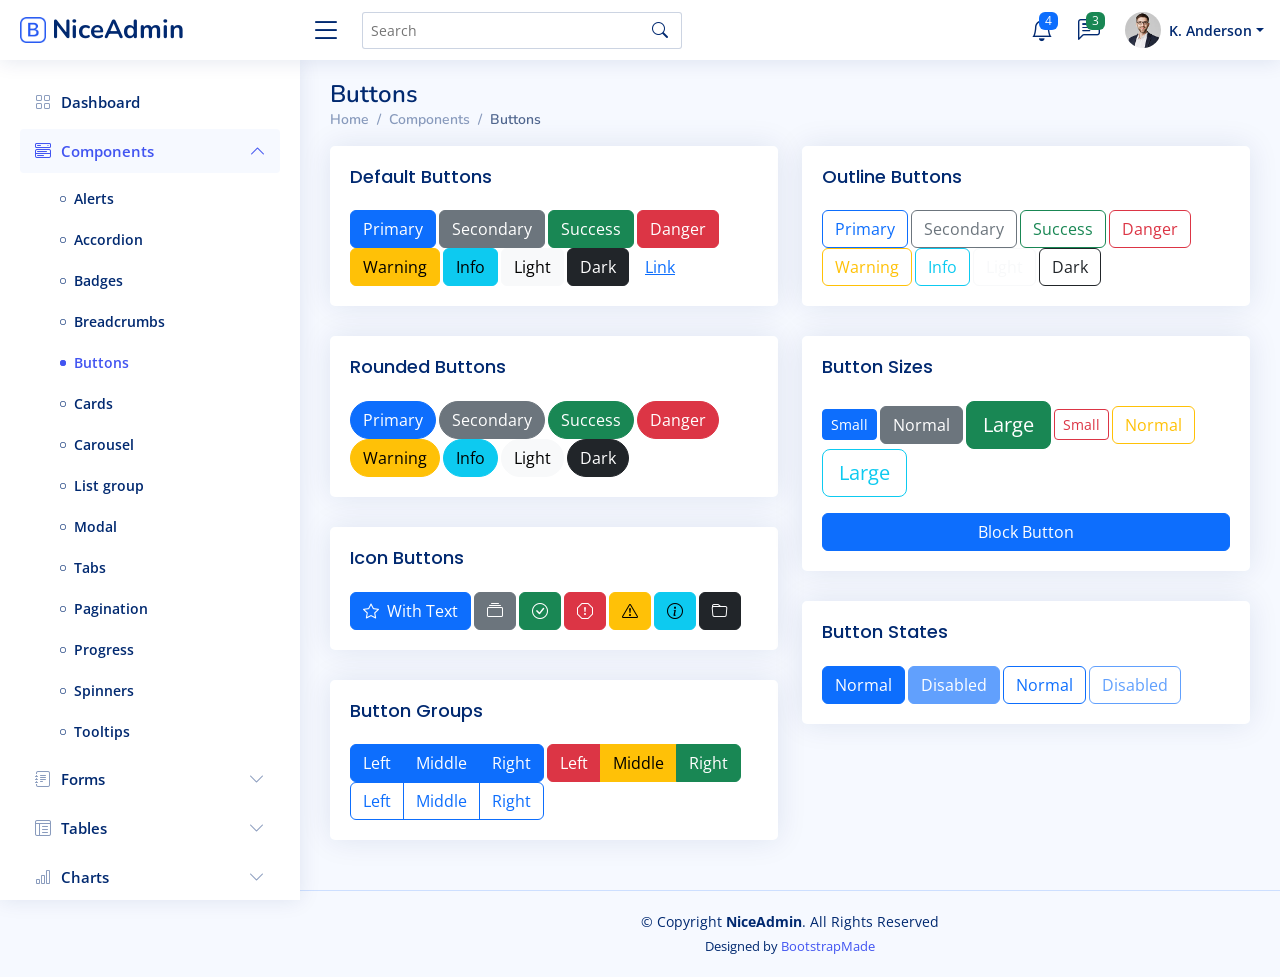
<file: components-buttons.html>
<!DOCTYPE html>
<html lang="en">

<head>
  <meta charset="utf-8">
  <meta content="width=device-width, initial-scale=1.0" name="viewport">

  <title>Components / Buttons - NiceAdmin Bootstrap Template</title>
  <meta content="" name="description">
  <meta content="" name="keywords">

  <!-- Favicons -->
  <link href="assets/img/favicon.png" rel="icon">
  <link href="assets/img/apple-touch-icon.png" rel="apple-touch-icon">

  <!-- Google Fonts -->
  <link href="https://fonts.gstatic.com" rel="preconnect">
  <link href="https://fonts.googleapis.com/css?family=Open+Sans:300,300i,400,400i,600,600i,700,700i|Nunito:300,300i,400,400i,600,600i,700,700i|Poppins:300,300i,400,400i,500,500i,600,600i,700,700i" rel="stylesheet">

  <!-- Vendor CSS Files -->
  <link href="assets/vendor/bootstrap/css/bootstrap.min.css" rel="stylesheet">
  <link href="assets/vendor/bootstrap-icons/bootstrap-icons.css" rel="stylesheet">
  <link href="assets/vendor/boxicons/css/boxicons.min.css" rel="stylesheet">
  <link href="assets/vendor/quill/quill.snow.css" rel="stylesheet">
  <link href="assets/vendor/quill/quill.bubble.css" rel="stylesheet">
  <link href="assets/vendor/remixicon/remixicon.css" rel="stylesheet">
  <link href="assets/vendor/simple-datatables/style.css" rel="stylesheet">

  <!-- Template Main CSS File -->
  <link href="assets/css/style.css" rel="stylesheet">

  <!-- =======================================================
  * Template Name: NiceAdmin
  * Updated: Sep 18 2023 with Bootstrap v5.3.2
  * Template URL: https://bootstrapmade.com/nice-admin-bootstrap-admin-html-template/
  * Author: BootstrapMade.com
  * License: https://bootstrapmade.com/license/
  ======================================================== -->
</head>

<body>

  <!-- ======= Header ======= -->
  <header id="header" class="header fixed-top d-flex align-items-center">

    <div class="d-flex align-items-center justify-content-between">
      <a href="index.html" class="logo d-flex align-items-center">
        <img src="assets/img/logo.png" alt="">
        <span class="d-none d-lg-block">NiceAdmin</span>
      </a>
      <i class="bi bi-list toggle-sidebar-btn"></i>
    </div><!-- End Logo -->

    <div class="search-bar">
      <form class="search-form d-flex align-items-center" method="POST" action="#">
        <input type="text" name="query" placeholder="Search" title="Enter search keyword">
        <button type="submit" title="Search"><i class="bi bi-search"></i></button>
      </form>
    </div><!-- End Search Bar -->

    <nav class="header-nav ms-auto">
      <ul class="d-flex align-items-center">

        <li class="nav-item d-block d-lg-none">
          <a class="nav-link nav-icon search-bar-toggle " href="#">
            <i class="bi bi-search"></i>
          </a>
        </li><!-- End Search Icon-->

        <li class="nav-item dropdown">

          <a class="nav-link nav-icon" href="#" data-bs-toggle="dropdown">
            <i class="bi bi-bell"></i>
            <span class="badge bg-primary badge-number">4</span>
          </a><!-- End Notification Icon -->

          <ul class="dropdown-menu dropdown-menu-end dropdown-menu-arrow notifications">
            <li class="dropdown-header">
              You have 4 new notifications
              <a href="#"><span class="badge rounded-pill bg-primary p-2 ms-2">View all</span></a>
            </li>
            <li>
              <hr class="dropdown-divider">
            </li>

            <li class="notification-item">
              <i class="bi bi-exclamation-circle text-warning"></i>
              <div>
                <h4>Lorem Ipsum</h4>
                <p>Quae dolorem earum veritatis oditseno</p>
                <p>30 min. ago</p>
              </div>
            </li>

            <li>
              <hr class="dropdown-divider">
            </li>

            <li class="notification-item">
              <i class="bi bi-x-circle text-danger"></i>
              <div>
                <h4>Atque rerum nesciunt</h4>
                <p>Quae dolorem earum veritatis oditseno</p>
                <p>1 hr. ago</p>
              </div>
            </li>

            <li>
              <hr class="dropdown-divider">
            </li>

            <li class="notification-item">
              <i class="bi bi-check-circle text-success"></i>
              <div>
                <h4>Sit rerum fuga</h4>
                <p>Quae dolorem earum veritatis oditseno</p>
                <p>2 hrs. ago</p>
              </div>
            </li>

            <li>
              <hr class="dropdown-divider">
            </li>

            <li class="notification-item">
              <i class="bi bi-info-circle text-primary"></i>
              <div>
                <h4>Dicta reprehenderit</h4>
                <p>Quae dolorem earum veritatis oditseno</p>
                <p>4 hrs. ago</p>
              </div>
            </li>

            <li>
              <hr class="dropdown-divider">
            </li>
            <li class="dropdown-footer">
              <a href="#">Show all notifications</a>
            </li>

          </ul><!-- End Notification Dropdown Items -->

        </li><!-- End Notification Nav -->

        <li class="nav-item dropdown">

          <a class="nav-link nav-icon" href="#" data-bs-toggle="dropdown">
            <i class="bi bi-chat-left-text"></i>
            <span class="badge bg-success badge-number">3</span>
          </a><!-- End Messages Icon -->

          <ul class="dropdown-menu dropdown-menu-end dropdown-menu-arrow messages">
            <li class="dropdown-header">
              You have 3 new messages
              <a href="#"><span class="badge rounded-pill bg-primary p-2 ms-2">View all</span></a>
            </li>
            <li>
              <hr class="dropdown-divider">
            </li>

            <li class="message-item">
              <a href="#">
                <img src="assets/img/messages-1.jpg" alt="" class="rounded-circle">
                <div>
                  <h4>Maria Hudson</h4>
                  <p>Velit asperiores et ducimus soluta repudiandae labore officia est ut...</p>
                  <p>4 hrs. ago</p>
                </div>
              </a>
            </li>
            <li>
              <hr class="dropdown-divider">
            </li>

            <li class="message-item">
              <a href="#">
                <img src="assets/img/messages-2.jpg" alt="" class="rounded-circle">
                <div>
                  <h4>Anna Nelson</h4>
                  <p>Velit asperiores et ducimus soluta repudiandae labore officia est ut...</p>
                  <p>6 hrs. ago</p>
                </div>
              </a>
            </li>
            <li>
              <hr class="dropdown-divider">
            </li>

            <li class="message-item">
              <a href="#">
                <img src="assets/img/messages-3.jpg" alt="" class="rounded-circle">
                <div>
                  <h4>David Muldon</h4>
                  <p>Velit asperiores et ducimus soluta repudiandae labore officia est ut...</p>
                  <p>8 hrs. ago</p>
                </div>
              </a>
            </li>
            <li>
              <hr class="dropdown-divider">
            </li>

            <li class="dropdown-footer">
              <a href="#">Show all messages</a>
            </li>

          </ul><!-- End Messages Dropdown Items -->

        </li><!-- End Messages Nav -->

        <li class="nav-item dropdown pe-3">

          <a class="nav-link nav-profile d-flex align-items-center pe-0" href="#" data-bs-toggle="dropdown">
            <img src="assets/img/profile-img.jpg" alt="Profile" class="rounded-circle">
            <span class="d-none d-md-block dropdown-toggle ps-2">K. Anderson</span>
          </a><!-- End Profile Iamge Icon -->

          <ul class="dropdown-menu dropdown-menu-end dropdown-menu-arrow profile">
            <li class="dropdown-header">
              <h6>Kevin Anderson</h6>
              <span>Web Designer</span>
            </li>
            <li>
              <hr class="dropdown-divider">
            </li>

            <li>
              <a class="dropdown-item d-flex align-items-center" href="users-profile.html">
                <i class="bi bi-person"></i>
                <span>My Profile</span>
              </a>
            </li>
            <li>
              <hr class="dropdown-divider">
            </li>

            <li>
              <a class="dropdown-item d-flex align-items-center" href="users-profile.html">
                <i class="bi bi-gear"></i>
                <span>Account Settings</span>
              </a>
            </li>
            <li>
              <hr class="dropdown-divider">
            </li>

            <li>
              <a class="dropdown-item d-flex align-items-center" href="pages-faq.html">
                <i class="bi bi-question-circle"></i>
                <span>Need Help?</span>
              </a>
            </li>
            <li>
              <hr class="dropdown-divider">
            </li>

            <li>
              <a class="dropdown-item d-flex align-items-center" href="#">
                <i class="bi bi-box-arrow-right"></i>
                <span>Sign Out</span>
              </a>
            </li>

          </ul><!-- End Profile Dropdown Items -->
        </li><!-- End Profile Nav -->

      </ul>
    </nav><!-- End Icons Navigation -->

  </header><!-- End Header -->

  <!-- ======= Sidebar ======= -->
  <aside id="sidebar" class="sidebar">

    <ul class="sidebar-nav" id="sidebar-nav">

      <li class="nav-item">
        <a class="nav-link collapsed" href="index.html">
          <i class="bi bi-grid"></i>
          <span>Dashboard</span>
        </a>
      </li><!-- End Dashboard Nav -->

      <li class="nav-item">
        <a class="nav-link " data-bs-target="#components-nav" data-bs-toggle="collapse" href="#">
          <i class="bi bi-menu-button-wide"></i><span>Components</span><i class="bi bi-chevron-down ms-auto"></i>
        </a>
        <ul id="components-nav" class="nav-content collapse show" data-bs-parent="#sidebar-nav">
          <li>
            <a href="components-alerts.html">
              <i class="bi bi-circle"></i><span>Alerts</span>
            </a>
          </li>
          <li>
            <a href="components-accordion.html">
              <i class="bi bi-circle"></i><span>Accordion</span>
            </a>
          </li>
          <li>
            <a href="components-badges.html">
              <i class="bi bi-circle"></i><span>Badges</span>
            </a>
          </li>
          <li>
            <a href="components-breadcrumbs.html">
              <i class="bi bi-circle"></i><span>Breadcrumbs</span>
            </a>
          </li>
          <li>
            <a href="components-buttons.html" class="active">
              <i class="bi bi-circle"></i><span>Buttons</span>
            </a>
          </li>
          <li>
            <a href="components-cards.html">
              <i class="bi bi-circle"></i><span>Cards</span>
            </a>
          </li>
          <li>
            <a href="components-carousel.html">
              <i class="bi bi-circle"></i><span>Carousel</span>
            </a>
          </li>
          <li>
            <a href="components-list-group.html">
              <i class="bi bi-circle"></i><span>List group</span>
            </a>
          </li>
          <li>
            <a href="components-modal.html">
              <i class="bi bi-circle"></i><span>Modal</span>
            </a>
          </li>
          <li>
            <a href="components-tabs.html">
              <i class="bi bi-circle"></i><span>Tabs</span>
            </a>
          </li>
          <li>
            <a href="components-pagination.html">
              <i class="bi bi-circle"></i><span>Pagination</span>
            </a>
          </li>
          <li>
            <a href="components-progress.html">
              <i class="bi bi-circle"></i><span>Progress</span>
            </a>
          </li>
          <li>
            <a href="components-spinners.html">
              <i class="bi bi-circle"></i><span>Spinners</span>
            </a>
          </li>
          <li>
            <a href="components-tooltips.html">
              <i class="bi bi-circle"></i><span>Tooltips</span>
            </a>
          </li>
        </ul>
      </li><!-- End Components Nav -->

      <li class="nav-item">
        <a class="nav-link collapsed" data-bs-target="#forms-nav" data-bs-toggle="collapse" href="#">
          <i class="bi bi-journal-text"></i><span>Forms</span><i class="bi bi-chevron-down ms-auto"></i>
        </a>
        <ul id="forms-nav" class="nav-content collapse " data-bs-parent="#sidebar-nav">
          <li>
            <a href="forms-elements.html">
              <i class="bi bi-circle"></i><span>Form Elements</span>
            </a>
          </li>
          <li>
            <a href="forms-layouts.html">
              <i class="bi bi-circle"></i><span>Form Layouts</span>
            </a>
          </li>
          <li>
            <a href="forms-editors.html">
              <i class="bi bi-circle"></i><span>Form Editors</span>
            </a>
          </li>
          <li>
            <a href="forms-validation.html">
              <i class="bi bi-circle"></i><span>Form Validation</span>
            </a>
          </li>
        </ul>
      </li><!-- End Forms Nav -->

      <li class="nav-item">
        <a class="nav-link collapsed" data-bs-target="#tables-nav" data-bs-toggle="collapse" href="#">
          <i class="bi bi-layout-text-window-reverse"></i><span>Tables</span><i class="bi bi-chevron-down ms-auto"></i>
        </a>
        <ul id="tables-nav" class="nav-content collapse " data-bs-parent="#sidebar-nav">
          <li>
            <a href="tables-general.html">
              <i class="bi bi-circle"></i><span>General Tables</span>
            </a>
          </li>
          <li>
            <a href="tables-data.html">
              <i class="bi bi-circle"></i><span>Data Tables</span>
            </a>
          </li>
        </ul>
      </li><!-- End Tables Nav -->

      <li class="nav-item">
        <a class="nav-link collapsed" data-bs-target="#charts-nav" data-bs-toggle="collapse" href="#">
          <i class="bi bi-bar-chart"></i><span>Charts</span><i class="bi bi-chevron-down ms-auto"></i>
        </a>
        <ul id="charts-nav" class="nav-content collapse " data-bs-parent="#sidebar-nav">
          <li>
            <a href="charts-chartjs.html">
              <i class="bi bi-circle"></i><span>Chart.js</span>
            </a>
          </li>
          <li>
            <a href="charts-apexcharts.html">
              <i class="bi bi-circle"></i><span>ApexCharts</span>
            </a>
          </li>
          <li>
            <a href="charts-echarts.html">
              <i class="bi bi-circle"></i><span>ECharts</span>
            </a>
          </li>
        </ul>
      </li><!-- End Charts Nav -->

      <li class="nav-item">
        <a class="nav-link collapsed" data-bs-target="#icons-nav" data-bs-toggle="collapse" href="#">
          <i class="bi bi-gem"></i><span>Icons</span><i class="bi bi-chevron-down ms-auto"></i>
        </a>
        <ul id="icons-nav" class="nav-content collapse " data-bs-parent="#sidebar-nav">
          <li>
            <a href="icons-bootstrap.html">
              <i class="bi bi-circle"></i><span>Bootstrap Icons</span>
            </a>
          </li>
          <li>
            <a href="icons-remix.html">
              <i class="bi bi-circle"></i><span>Remix Icons</span>
            </a>
          </li>
          <li>
            <a href="icons-boxicons.html">
              <i class="bi bi-circle"></i><span>Boxicons</span>
            </a>
          </li>
        </ul>
      </li><!-- End Icons Nav -->

      <li class="nav-heading">Pages</li>

      <li class="nav-item">
        <a class="nav-link collapsed" href="users-profile.html">
          <i class="bi bi-person"></i>
          <span>Profile</span>
        </a>
      </li><!-- End Profile Page Nav -->

      <li class="nav-item">
        <a class="nav-link collapsed" href="pages-faq.html">
          <i class="bi bi-question-circle"></i>
          <span>F.A.Q</span>
        </a>
      </li><!-- End F.A.Q Page Nav -->

      <li class="nav-item">
        <a class="nav-link collapsed" href="pages-contact.html">
          <i class="bi bi-envelope"></i>
          <span>Contact</span>
        </a>
      </li><!-- End Contact Page Nav -->

      <li class="nav-item">
        <a class="nav-link collapsed" href="pages-register.html">
          <i class="bi bi-card-list"></i>
          <span>Register</span>
        </a>
      </li><!-- End Register Page Nav -->

      <li class="nav-item">
        <a class="nav-link collapsed" href="pages-login.html">
          <i class="bi bi-box-arrow-in-right"></i>
          <span>Login</span>
        </a>
      </li><!-- End Login Page Nav -->

      <li class="nav-item">
        <a class="nav-link collapsed" href="pages-error-404.html">
          <i class="bi bi-dash-circle"></i>
          <span>Error 404</span>
        </a>
      </li><!-- End Error 404 Page Nav -->

      <li class="nav-item">
        <a class="nav-link collapsed" href="pages-blank.html">
          <i class="bi bi-file-earmark"></i>
          <span>Blank</span>
        </a>
      </li><!-- End Blank Page Nav -->

    </ul>

  </aside><!-- End Sidebar-->

  <main id="main" class="main">

    <div class="pagetitle">
      <h1>Buttons</h1>
      <nav>
        <ol class="breadcrumb">
          <li class="breadcrumb-item"><a href="index.html">Home</a></li>
          <li class="breadcrumb-item">Components</li>
          <li class="breadcrumb-item active">Buttons</li>
        </ol>
      </nav>
    </div><!-- End Page Title -->

    <section class="section">
      <div class="row">
        <div class="col-lg-6">

          <div class="card">
            <div class="card-body">
              <h5 class="card-title">Default Buttons</h5>

              <button type="button" class="btn btn-primary">Primary</button>
              <button type="button" class="btn btn-secondary">Secondary</button>
              <button type="button" class="btn btn-success">Success</button>
              <button type="button" class="btn btn-danger">Danger</button>
              <button type="button" class="btn btn-warning">Warning</button>
              <button type="button" class="btn btn-info">Info</button>
              <button type="button" class="btn btn-light">Light</button>
              <button type="button" class="btn btn-dark">Dark</button>
              <button type="button" class="btn btn-link">Link</button>
            </div>
          </div>

          <div class="card">
            <div class="card-body">
              <h5 class="card-title">Rounded Buttons</h5>

              <button type="button" class="btn btn-primary rounded-pill">Primary</button>
              <button type="button" class="btn btn-secondary rounded-pill">Secondary</button>
              <button type="button" class="btn btn-success rounded-pill">Success</button>
              <button type="button" class="btn btn-danger rounded-pill">Danger</button>
              <button type="button" class="btn btn-warning rounded-pill">Warning</button>
              <button type="button" class="btn btn-info rounded-pill">Info</button>
              <button type="button" class="btn btn-light rounded-pill">Light</button>
              <button type="button" class="btn btn-dark rounded-pill">Dark</button>
            </div>
          </div>

          <div class="card">
            <div class="card-body">
              <h5 class="card-title">Icon Buttons</h5>

              <button type="button" class="btn btn-primary"><i class="bi bi-star me-1"></i> With Text</button>
              <button type="button" class="btn btn-secondary"><i class="bi bi-collection"></i></button>
              <button type="button" class="btn btn-success"><i class="bi bi-check-circle"></i></button>
              <button type="button" class="btn btn-danger"><i class="bi bi-exclamation-octagon"></i></button>
              <button type="button" class="btn btn-warning"><i class="bi bi-exclamation-triangle"></i></button>
              <button type="button" class="btn btn-info"><i class="bi bi-info-circle"></i></button>
              <button type="button" class="btn btn-dark"><i class="bi bi-folder"></i></button>
            </div>
          </div>

          <div class="card">
            <div class="card-body">
              <h5 class="card-title">Button Groups</h5>

              <div class="btn-group" role="group" aria-label="Basic example">
                <button type="button" class="btn btn-primary">Left</button>
                <button type="button" class="btn btn-primary">Middle</button>
                <button type="button" class="btn btn-primary">Right</button>
              </div>

              <div class="btn-group" role="group" aria-label="Basic mixed styles example">
                <button type="button" class="btn btn-danger">Left</button>
                <button type="button" class="btn btn-warning">Middle</button>
                <button type="button" class="btn btn-success">Right</button>
              </div>

              <div class="btn-group" role="group" aria-label="Basic outlined example">
                <button type="button" class="btn btn-outline-primary">Left</button>
                <button type="button" class="btn btn-outline-primary">Middle</button>
                <button type="button" class="btn btn-outline-primary">Right</button>
              </div>

            </div>
          </div>

        </div>

        <div class="col-lg-6">

          <div class="card">
            <div class="card-body">
              <h5 class="card-title">Outline Buttons</h5>

              <button type="button" class="btn btn-outline-primary">Primary</button>
              <button type="button" class="btn btn-outline-secondary">Secondary</button>
              <button type="button" class="btn btn-outline-success">Success</button>
              <button type="button" class="btn btn-outline-danger">Danger</button>
              <button type="button" class="btn btn-outline-warning">Warning</button>
              <button type="button" class="btn btn-outline-info">Info</button>
              <button type="button" class="btn btn-outline-light">Light</button>
              <button type="button" class="btn btn-outline-dark">Dark</button>
            </div>
          </div>

          <div class="card">
            <div class="card-body">
              <h5 class="card-title">Button Sizes</h5>

              <button type="button" class="btn btn-primary btn-sm">Small</button>
              <button type="button" class="btn btn-secondary">Normal</button>
              <button type="button" class="btn btn-success btn-lg">Large</button>

              <button type="button" class="btn btn-outline-danger btn-sm">Small</button>
              <button type="button" class="btn btn-outline-warning">Normal</button>
              <button type="button" class="btn btn-outline-info btn-lg">Large</button>

              <div class="d-grid gap-2 mt-3">
                <button class="btn btn-primary" type="button">Block Button</button>
              </div>

            </div>
          </div>

          <div class="card">
            <div class="card-body">
              <h5 class="card-title">Button States</h5>

              <button type="button" class="btn btn-primary">Normal</button>
              <button type="button" class="btn btn-primary" disabled>Disabled</button>
              <button type="button" class="btn btn-outline-primary">Normal</button>
              <button type="button" class="btn btn-outline-primary" disabled>Disabled</button>
            </div>
          </div>

        </div>
      </div>
    </section>

  </main><!-- End #main -->

  <!-- ======= Footer ======= -->
  <footer id="footer" class="footer">
    <div class="copyright">
      &copy; Copyright <strong><span>NiceAdmin</span></strong>. All Rights Reserved
    </div>
    <div class="credits">
      <!-- All the links in the footer should remain intact. -->
      <!-- You can delete the links only if you purchased the pro version. -->
      <!-- Licensing information: https://bootstrapmade.com/license/ -->
      <!-- Purchase the pro version with working PHP/AJAX contact form: https://bootstrapmade.com/nice-admin-bootstrap-admin-html-template/ -->
      Designed by <a href="https://bootstrapmade.com/">BootstrapMade</a>
    </div>
  </footer><!-- End Footer -->

  <a href="#" class="back-to-top d-flex align-items-center justify-content-center"><i class="bi bi-arrow-up-short"></i></a>

  <!-- Vendor JS Files -->
  <script src="assets/vendor/apexcharts/apexcharts.min.js"></script>
  <script src="assets/vendor/bootstrap/js/bootstrap.bundle.min.js"></script>
  <script src="assets/vendor/chart.js/chart.umd.js"></script>
  <script src="assets/vendor/echarts/echarts.min.js"></script>
  <script src="assets/vendor/quill/quill.min.js"></script>
  <script src="assets/vendor/simple-datatables/simple-datatables.js"></script>
  <script src="assets/vendor/tinymce/tinymce.min.js"></script>
  <script src="assets/vendor/php-email-form/validate.js"></script>

  <!-- Template Main JS File -->
  <script src="assets/js/main.js"></script>

</body>

</html>
</file>
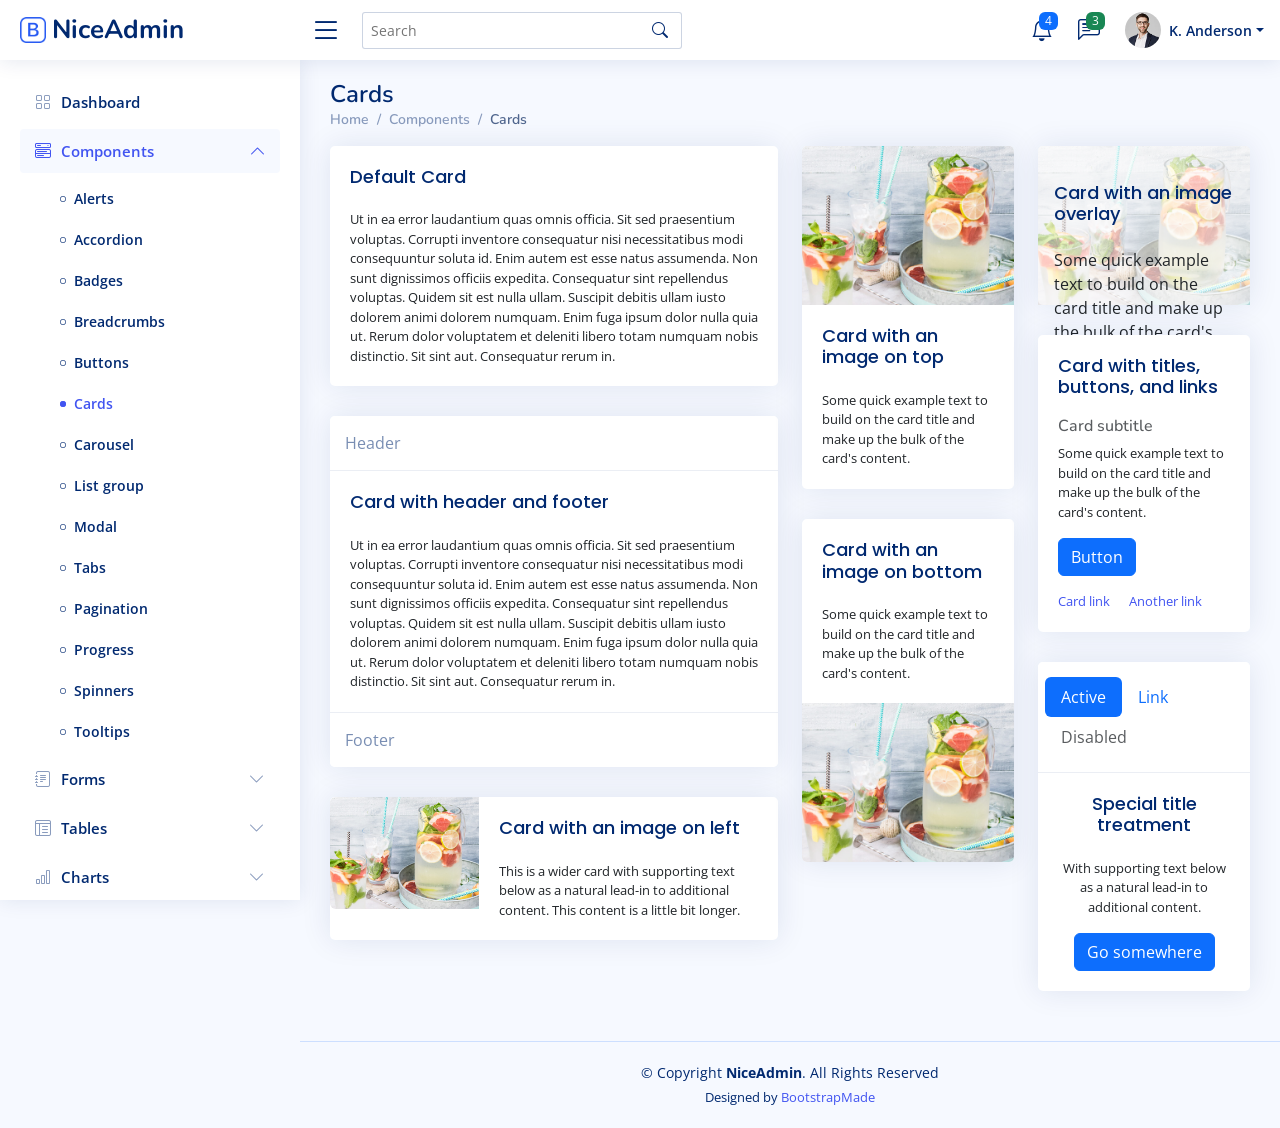
<file: components-cards.html>
<!DOCTYPE html>
<html lang="en">

<head>
  <meta charset="utf-8">
  <meta content="width=device-width, initial-scale=1.0" name="viewport">

  <title>Components / Cards - NiceAdmin Bootstrap Template</title>
  <meta content="" name="description">
  <meta content="" name="keywords">

  <!-- Favicons -->
  <link href="assets/img/favicon.png" rel="icon">
  <link href="assets/img/apple-touch-icon.png" rel="apple-touch-icon">

  <!-- Google Fonts -->
  <link href="https://fonts.gstatic.com" rel="preconnect">
  <link href="https://fonts.googleapis.com/css?family=Open+Sans:300,300i,400,400i,600,600i,700,700i|Nunito:300,300i,400,400i,600,600i,700,700i|Poppins:300,300i,400,400i,500,500i,600,600i,700,700i" rel="stylesheet">

  <!-- Vendor CSS Files -->
  <link href="assets/vendor/bootstrap/css/bootstrap.min.css" rel="stylesheet">
  <link href="assets/vendor/bootstrap-icons/bootstrap-icons.css" rel="stylesheet">
  <link href="assets/vendor/boxicons/css/boxicons.min.css" rel="stylesheet">
  <link href="assets/vendor/quill/quill.snow.css" rel="stylesheet">
  <link href="assets/vendor/quill/quill.bubble.css" rel="stylesheet">
  <link href="assets/vendor/remixicon/remixicon.css" rel="stylesheet">
  <link href="assets/vendor/simple-datatables/style.css" rel="stylesheet">

  <!-- Template Main CSS File -->
  <link href="assets/css/style.css" rel="stylesheet">

  <!-- =======================================================
  * Template Name: NiceAdmin
  * Updated: Sep 18 2023 with Bootstrap v5.3.2
  * Template URL: https://bootstrapmade.com/nice-admin-bootstrap-admin-html-template/
  * Author: BootstrapMade.com
  * License: https://bootstrapmade.com/license/
  ======================================================== -->
</head>

<body>

  <!-- ======= Header ======= -->
  <header id="header" class="header fixed-top d-flex align-items-center">

    <div class="d-flex align-items-center justify-content-between">
      <a href="index.html" class="logo d-flex align-items-center">
        <img src="assets/img/logo.png" alt="">
        <span class="d-none d-lg-block">NiceAdmin</span>
      </a>
      <i class="bi bi-list toggle-sidebar-btn"></i>
    </div><!-- End Logo -->

    <div class="search-bar">
      <form class="search-form d-flex align-items-center" method="POST" action="#">
        <input type="text" name="query" placeholder="Search" title="Enter search keyword">
        <button type="submit" title="Search"><i class="bi bi-search"></i></button>
      </form>
    </div><!-- End Search Bar -->

    <nav class="header-nav ms-auto">
      <ul class="d-flex align-items-center">

        <li class="nav-item d-block d-lg-none">
          <a class="nav-link nav-icon search-bar-toggle " href="#">
            <i class="bi bi-search"></i>
          </a>
        </li><!-- End Search Icon-->

        <li class="nav-item dropdown">

          <a class="nav-link nav-icon" href="#" data-bs-toggle="dropdown">
            <i class="bi bi-bell"></i>
            <span class="badge bg-primary badge-number">4</span>
          </a><!-- End Notification Icon -->

          <ul class="dropdown-menu dropdown-menu-end dropdown-menu-arrow notifications">
            <li class="dropdown-header">
              You have 4 new notifications
              <a href="#"><span class="badge rounded-pill bg-primary p-2 ms-2">View all</span></a>
            </li>
            <li>
              <hr class="dropdown-divider">
            </li>

            <li class="notification-item">
              <i class="bi bi-exclamation-circle text-warning"></i>
              <div>
                <h4>Lorem Ipsum</h4>
                <p>Quae dolorem earum veritatis oditseno</p>
                <p>30 min. ago</p>
              </div>
            </li>

            <li>
              <hr class="dropdown-divider">
            </li>

            <li class="notification-item">
              <i class="bi bi-x-circle text-danger"></i>
              <div>
                <h4>Atque rerum nesciunt</h4>
                <p>Quae dolorem earum veritatis oditseno</p>
                <p>1 hr. ago</p>
              </div>
            </li>

            <li>
              <hr class="dropdown-divider">
            </li>

            <li class="notification-item">
              <i class="bi bi-check-circle text-success"></i>
              <div>
                <h4>Sit rerum fuga</h4>
                <p>Quae dolorem earum veritatis oditseno</p>
                <p>2 hrs. ago</p>
              </div>
            </li>

            <li>
              <hr class="dropdown-divider">
            </li>

            <li class="notification-item">
              <i class="bi bi-info-circle text-primary"></i>
              <div>
                <h4>Dicta reprehenderit</h4>
                <p>Quae dolorem earum veritatis oditseno</p>
                <p>4 hrs. ago</p>
              </div>
            </li>

            <li>
              <hr class="dropdown-divider">
            </li>
            <li class="dropdown-footer">
              <a href="#">Show all notifications</a>
            </li>

          </ul><!-- End Notification Dropdown Items -->

        </li><!-- End Notification Nav -->

        <li class="nav-item dropdown">

          <a class="nav-link nav-icon" href="#" data-bs-toggle="dropdown">
            <i class="bi bi-chat-left-text"></i>
            <span class="badge bg-success badge-number">3</span>
          </a><!-- End Messages Icon -->

          <ul class="dropdown-menu dropdown-menu-end dropdown-menu-arrow messages">
            <li class="dropdown-header">
              You have 3 new messages
              <a href="#"><span class="badge rounded-pill bg-primary p-2 ms-2">View all</span></a>
            </li>
            <li>
              <hr class="dropdown-divider">
            </li>

            <li class="message-item">
              <a href="#">
                <img src="assets/img/messages-1.jpg" alt="" class="rounded-circle">
                <div>
                  <h4>Maria Hudson</h4>
                  <p>Velit asperiores et ducimus soluta repudiandae labore officia est ut...</p>
                  <p>4 hrs. ago</p>
                </div>
              </a>
            </li>
            <li>
              <hr class="dropdown-divider">
            </li>

            <li class="message-item">
              <a href="#">
                <img src="assets/img/messages-2.jpg" alt="" class="rounded-circle">
                <div>
                  <h4>Anna Nelson</h4>
                  <p>Velit asperiores et ducimus soluta repudiandae labore officia est ut...</p>
                  <p>6 hrs. ago</p>
                </div>
              </a>
            </li>
            <li>
              <hr class="dropdown-divider">
            </li>

            <li class="message-item">
              <a href="#">
                <img src="assets/img/messages-3.jpg" alt="" class="rounded-circle">
                <div>
                  <h4>David Muldon</h4>
                  <p>Velit asperiores et ducimus soluta repudiandae labore officia est ut...</p>
                  <p>8 hrs. ago</p>
                </div>
              </a>
            </li>
            <li>
              <hr class="dropdown-divider">
            </li>

            <li class="dropdown-footer">
              <a href="#">Show all messages</a>
            </li>

          </ul><!-- End Messages Dropdown Items -->

        </li><!-- End Messages Nav -->

        <li class="nav-item dropdown pe-3">

          <a class="nav-link nav-profile d-flex align-items-center pe-0" href="#" data-bs-toggle="dropdown">
            <img src="assets/img/profile-img.jpg" alt="Profile" class="rounded-circle">
            <span class="d-none d-md-block dropdown-toggle ps-2">K. Anderson</span>
          </a><!-- End Profile Iamge Icon -->

          <ul class="dropdown-menu dropdown-menu-end dropdown-menu-arrow profile">
            <li class="dropdown-header">
              <h6>Kevin Anderson</h6>
              <span>Web Designer</span>
            </li>
            <li>
              <hr class="dropdown-divider">
            </li>

            <li>
              <a class="dropdown-item d-flex align-items-center" href="users-profile.html">
                <i class="bi bi-person"></i>
                <span>My Profile</span>
              </a>
            </li>
            <li>
              <hr class="dropdown-divider">
            </li>

            <li>
              <a class="dropdown-item d-flex align-items-center" href="users-profile.html">
                <i class="bi bi-gear"></i>
                <span>Account Settings</span>
              </a>
            </li>
            <li>
              <hr class="dropdown-divider">
            </li>

            <li>
              <a class="dropdown-item d-flex align-items-center" href="pages-faq.html">
                <i class="bi bi-question-circle"></i>
                <span>Need Help?</span>
              </a>
            </li>
            <li>
              <hr class="dropdown-divider">
            </li>

            <li>
              <a class="dropdown-item d-flex align-items-center" href="#">
                <i class="bi bi-box-arrow-right"></i>
                <span>Sign Out</span>
              </a>
            </li>

          </ul><!-- End Profile Dropdown Items -->
        </li><!-- End Profile Nav -->

      </ul>
    </nav><!-- End Icons Navigation -->

  </header><!-- End Header -->

  <!-- ======= Sidebar ======= -->
  <aside id="sidebar" class="sidebar">

    <ul class="sidebar-nav" id="sidebar-nav">

      <li class="nav-item">
        <a class="nav-link collapsed" href="index.html">
          <i class="bi bi-grid"></i>
          <span>Dashboard</span>
        </a>
      </li><!-- End Dashboard Nav -->

      <li class="nav-item">
        <a class="nav-link " data-bs-target="#components-nav" data-bs-toggle="collapse" href="#">
          <i class="bi bi-menu-button-wide"></i><span>Components</span><i class="bi bi-chevron-down ms-auto"></i>
        </a>
        <ul id="components-nav" class="nav-content collapse show" data-bs-parent="#sidebar-nav">
          <li>
            <a href="components-alerts.html">
              <i class="bi bi-circle"></i><span>Alerts</span>
            </a>
          </li>
          <li>
            <a href="components-accordion.html">
              <i class="bi bi-circle"></i><span>Accordion</span>
            </a>
          </li>
          <li>
            <a href="components-badges.html">
              <i class="bi bi-circle"></i><span>Badges</span>
            </a>
          </li>
          <li>
            <a href="components-breadcrumbs.html">
              <i class="bi bi-circle"></i><span>Breadcrumbs</span>
            </a>
          </li>
          <li>
            <a href="components-buttons.html">
              <i class="bi bi-circle"></i><span>Buttons</span>
            </a>
          </li>
          <li>
            <a href="components-cards.html" class="active">
              <i class="bi bi-circle"></i><span>Cards</span>
            </a>
          </li>
          <li>
            <a href="components-carousel.html">
              <i class="bi bi-circle"></i><span>Carousel</span>
            </a>
          </li>
          <li>
            <a href="components-list-group.html">
              <i class="bi bi-circle"></i><span>List group</span>
            </a>
          </li>
          <li>
            <a href="components-modal.html">
              <i class="bi bi-circle"></i><span>Modal</span>
            </a>
          </li>
          <li>
            <a href="components-tabs.html">
              <i class="bi bi-circle"></i><span>Tabs</span>
            </a>
          </li>
          <li>
            <a href="components-pagination.html">
              <i class="bi bi-circle"></i><span>Pagination</span>
            </a>
          </li>
          <li>
            <a href="components-progress.html">
              <i class="bi bi-circle"></i><span>Progress</span>
            </a>
          </li>
          <li>
            <a href="components-spinners.html">
              <i class="bi bi-circle"></i><span>Spinners</span>
            </a>
          </li>
          <li>
            <a href="components-tooltips.html">
              <i class="bi bi-circle"></i><span>Tooltips</span>
            </a>
          </li>
        </ul>
      </li><!-- End Components Nav -->

      <li class="nav-item">
        <a class="nav-link collapsed" data-bs-target="#forms-nav" data-bs-toggle="collapse" href="#">
          <i class="bi bi-journal-text"></i><span>Forms</span><i class="bi bi-chevron-down ms-auto"></i>
        </a>
        <ul id="forms-nav" class="nav-content collapse " data-bs-parent="#sidebar-nav">
          <li>
            <a href="forms-elements.html">
              <i class="bi bi-circle"></i><span>Form Elements</span>
            </a>
          </li>
          <li>
            <a href="forms-layouts.html">
              <i class="bi bi-circle"></i><span>Form Layouts</span>
            </a>
          </li>
          <li>
            <a href="forms-editors.html">
              <i class="bi bi-circle"></i><span>Form Editors</span>
            </a>
          </li>
          <li>
            <a href="forms-validation.html">
              <i class="bi bi-circle"></i><span>Form Validation</span>
            </a>
          </li>
        </ul>
      </li><!-- End Forms Nav -->

      <li class="nav-item">
        <a class="nav-link collapsed" data-bs-target="#tables-nav" data-bs-toggle="collapse" href="#">
          <i class="bi bi-layout-text-window-reverse"></i><span>Tables</span><i class="bi bi-chevron-down ms-auto"></i>
        </a>
        <ul id="tables-nav" class="nav-content collapse " data-bs-parent="#sidebar-nav">
          <li>
            <a href="tables-general.html">
              <i class="bi bi-circle"></i><span>General Tables</span>
            </a>
          </li>
          <li>
            <a href="tables-data.html">
              <i class="bi bi-circle"></i><span>Data Tables</span>
            </a>
          </li>
        </ul>
      </li><!-- End Tables Nav -->

      <li class="nav-item">
        <a class="nav-link collapsed" data-bs-target="#charts-nav" data-bs-toggle="collapse" href="#">
          <i class="bi bi-bar-chart"></i><span>Charts</span><i class="bi bi-chevron-down ms-auto"></i>
        </a>
        <ul id="charts-nav" class="nav-content collapse " data-bs-parent="#sidebar-nav">
          <li>
            <a href="charts-chartjs.html">
              <i class="bi bi-circle"></i><span>Chart.js</span>
            </a>
          </li>
          <li>
            <a href="charts-apexcharts.html">
              <i class="bi bi-circle"></i><span>ApexCharts</span>
            </a>
          </li>
          <li>
            <a href="charts-echarts.html">
              <i class="bi bi-circle"></i><span>ECharts</span>
            </a>
          </li>
        </ul>
      </li><!-- End Charts Nav -->

      <li class="nav-item">
        <a class="nav-link collapsed" data-bs-target="#icons-nav" data-bs-toggle="collapse" href="#">
          <i class="bi bi-gem"></i><span>Icons</span><i class="bi bi-chevron-down ms-auto"></i>
        </a>
        <ul id="icons-nav" class="nav-content collapse " data-bs-parent="#sidebar-nav">
          <li>
            <a href="icons-bootstrap.html">
              <i class="bi bi-circle"></i><span>Bootstrap Icons</span>
            </a>
          </li>
          <li>
            <a href="icons-remix.html">
              <i class="bi bi-circle"></i><span>Remix Icons</span>
            </a>
          </li>
          <li>
            <a href="icons-boxicons.html">
              <i class="bi bi-circle"></i><span>Boxicons</span>
            </a>
          </li>
        </ul>
      </li><!-- End Icons Nav -->

      <li class="nav-heading">Pages</li>

      <li class="nav-item">
        <a class="nav-link collapsed" href="users-profile.html">
          <i class="bi bi-person"></i>
          <span>Profile</span>
        </a>
      </li><!-- End Profile Page Nav -->

      <li class="nav-item">
        <a class="nav-link collapsed" href="pages-faq.html">
          <i class="bi bi-question-circle"></i>
          <span>F.A.Q</span>
        </a>
      </li><!-- End F.A.Q Page Nav -->

      <li class="nav-item">
        <a class="nav-link collapsed" href="pages-contact.html">
          <i class="bi bi-envelope"></i>
          <span>Contact</span>
        </a>
      </li><!-- End Contact Page Nav -->

      <li class="nav-item">
        <a class="nav-link collapsed" href="pages-register.html">
          <i class="bi bi-card-list"></i>
          <span>Register</span>
        </a>
      </li><!-- End Register Page Nav -->

      <li class="nav-item">
        <a class="nav-link collapsed" href="pages-login.html">
          <i class="bi bi-box-arrow-in-right"></i>
          <span>Login</span>
        </a>
      </li><!-- End Login Page Nav -->

      <li class="nav-item">
        <a class="nav-link collapsed" href="pages-error-404.html">
          <i class="bi bi-dash-circle"></i>
          <span>Error 404</span>
        </a>
      </li><!-- End Error 404 Page Nav -->

      <li class="nav-item">
        <a class="nav-link collapsed" href="pages-blank.html">
          <i class="bi bi-file-earmark"></i>
          <span>Blank</span>
        </a>
      </li><!-- End Blank Page Nav -->

    </ul>

  </aside><!-- End Sidebar-->

  <main id="main" class="main">

    <div class="pagetitle">
      <h1>Cards</h1>
      <nav>
        <ol class="breadcrumb">
          <li class="breadcrumb-item"><a href="index.html">Home</a></li>
          <li class="breadcrumb-item">Components</li>
          <li class="breadcrumb-item active">Cards</li>
        </ol>
      </nav>
    </div><!-- End Page Title -->

    <section class="section">
      <div class="row align-items-top">
        <div class="col-lg-6">

          <!-- Default Card -->
          <div class="card">
            <div class="card-body">
              <h5 class="card-title">Default Card</h5>
              Ut in ea error laudantium quas omnis officia. Sit sed praesentium voluptas. Corrupti inventore consequatur nisi necessitatibus modi consequuntur soluta id. Enim autem est esse natus assumenda. Non sunt dignissimos officiis expedita. Consequatur sint repellendus voluptas.
              Quidem sit est nulla ullam. Suscipit debitis ullam iusto dolorem animi dolorem numquam. Enim fuga ipsum dolor nulla quia ut.
              Rerum dolor voluptatem et deleniti libero totam numquam nobis distinctio. Sit sint aut. Consequatur rerum in.
            </div>
          </div><!-- End Default Card -->

          <!-- Card with header and footer -->
          <div class="card">
            <div class="card-header">Header</div>
            <div class="card-body">
              <h5 class="card-title">Card with header and footer</h5>
              Ut in ea error laudantium quas omnis officia. Sit sed praesentium voluptas. Corrupti inventore consequatur nisi necessitatibus modi consequuntur soluta id. Enim autem est esse natus assumenda. Non sunt dignissimos officiis expedita. Consequatur sint repellendus voluptas.
              Quidem sit est nulla ullam. Suscipit debitis ullam iusto dolorem animi dolorem numquam. Enim fuga ipsum dolor nulla quia ut.
              Rerum dolor voluptatem et deleniti libero totam numquam nobis distinctio. Sit sint aut. Consequatur rerum in.
            </div>
            <div class="card-footer">
              Footer
            </div>
          </div><!-- End Card with header and footer -->

          <!-- Card with an image on left -->
          <div class="card mb-3">
            <div class="row g-0">
              <div class="col-md-4">
                <img src="assets/img/card.jpg" class="img-fluid rounded-start" alt="...">
              </div>
              <div class="col-md-8">
                <div class="card-body">
                  <h5 class="card-title">Card with an image on left</h5>
                  <p class="card-text">This is a wider card with supporting text below as a natural lead-in to additional content. This content is a little bit longer.</p>
                </div>
              </div>
            </div>
          </div><!-- End Card with an image on left -->

        </div>

        <div class="col-lg-3">

          <!-- Card with an image on top -->
          <div class="card">
            <img src="assets/img/card.jpg" class="card-img-top" alt="...">
            <div class="card-body">
              <h5 class="card-title">Card with an image on top</h5>
              <p class="card-text">Some quick example text to build on the card title and make up the bulk of the card's content.</p>
            </div>
          </div><!-- End Card with an image on top -->

          <!-- Card with an image on bottom -->
          <div class="card">
            <div class="card-body">
              <h5 class="card-title">Card with an image on bottom</h5>
              <p class="card-text">Some quick example text to build on the card title and make up the bulk of the card's content.</p>
            </div>
            <img src="assets/img/card.jpg" class="card-img-bottom" alt="...">
          </div><!-- End Card with an image on bottom -->

        </div>

        <div class="col-lg-3">

          <!-- Card with an image overlay -->
          <div class="card">
            <img src="assets/img/card.jpg" class="card-img-top" alt="...">
            <div class="card-img-overlay">
              <h5 class="card-title">Card with an image overlay</h5>
              <p class="card-text">Some quick example text to build on the card title and make up the bulk of the card's content.</p>
            </div>
          </div><!-- End Card with an image overlay -->

          <!-- Card with titles, buttons, and links -->
          <div class="card">
            <div class="card-body">
              <h5 class="card-title">Card with titles, buttons, and links</h5>
              <h6 class="card-subtitle mb-2 text-muted">Card subtitle</h6>
              <p class="card-text">Some quick example text to build on the card title and make up the bulk of the card's content.</p>
              <p class="card-text"><a href="#" class="btn btn-primary">Button</a></p>
              <a href="#" class="card-link">Card link</a>
              <a href="#" class="card-link">Another link</a>
            </div>
          </div><!-- End Card with titles, buttons, and links -->

          <!-- Special title treatmen -->
          <div class="card text-center">
            <div class="card-header">
              <ul class="nav nav-pills card-header-pills">
                <li class="nav-item">
                  <a class="nav-link active" href="#">Active</a>
                </li>
                <li class="nav-item">
                  <a class="nav-link" href="#">Link</a>
                </li>
                <li class="nav-item">
                  <a class="nav-link disabled" href="#" tabindex="-1" aria-disabled="true">Disabled</a>
                </li>
              </ul>
            </div>
            <div class="card-body">
              <h5 class="card-title">Special title treatment</h5>
              <p class="card-text">With supporting text below as a natural lead-in to additional content.</p>
              <a href="#" class="btn btn-primary">Go somewhere</a>
            </div>
          </div><!-- End Special title treatmen -->

        </div>

      </div>
    </section>

  </main><!-- End #main -->

  <!-- ======= Footer ======= -->
  <footer id="footer" class="footer">
    <div class="copyright">
      &copy; Copyright <strong><span>NiceAdmin</span></strong>. All Rights Reserved
    </div>
    <div class="credits">
      <!-- All the links in the footer should remain intact. -->
      <!-- You can delete the links only if you purchased the pro version. -->
      <!-- Licensing information: https://bootstrapmade.com/license/ -->
      <!-- Purchase the pro version with working PHP/AJAX contact form: https://bootstrapmade.com/nice-admin-bootstrap-admin-html-template/ -->
      Designed by <a href="https://bootstrapmade.com/">BootstrapMade</a>
    </div>
  </footer><!-- End Footer -->

  <a href="#" class="back-to-top d-flex align-items-center justify-content-center"><i class="bi bi-arrow-up-short"></i></a>

  <!-- Vendor JS Files -->
  <script src="assets/vendor/apexcharts/apexcharts.min.js"></script>
  <script src="assets/vendor/bootstrap/js/bootstrap.bundle.min.js"></script>
  <script src="assets/vendor/chart.js/chart.umd.js"></script>
  <script src="assets/vendor/echarts/echarts.min.js"></script>
  <script src="assets/vendor/quill/quill.min.js"></script>
  <script src="assets/vendor/simple-datatables/simple-datatables.js"></script>
  <script src="assets/vendor/tinymce/tinymce.min.js"></script>
  <script src="assets/vendor/php-email-form/validate.js"></script>

  <!-- Template Main JS File -->
  <script src="assets/js/main.js"></script>

</body>

</html>
</file>
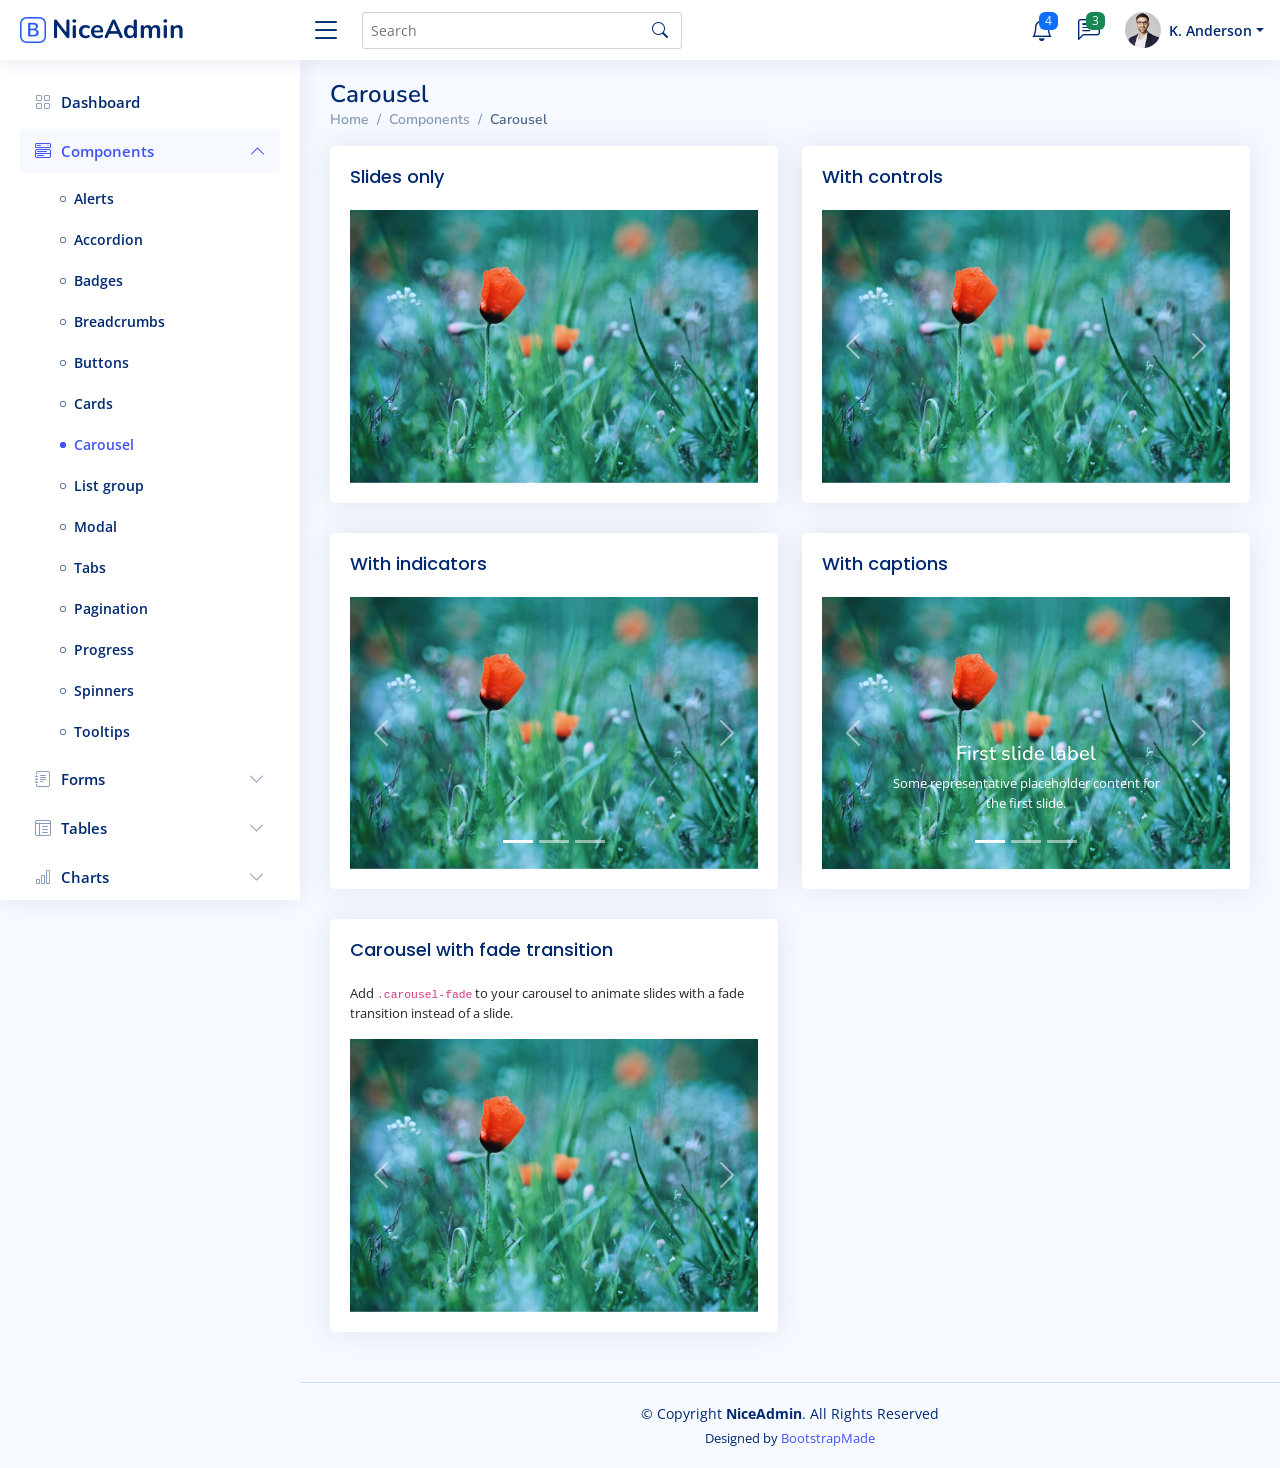
<file: components-carousel.html>
<!DOCTYPE html>
<html lang="en">

<head>
  <meta charset="utf-8">
  <meta content="width=device-width, initial-scale=1.0" name="viewport">

  <title>Components / Carousel - NiceAdmin Bootstrap Template</title>
  <meta content="" name="description">
  <meta content="" name="keywords">

  <!-- Favicons -->
  <link href="assets/img/favicon.png" rel="icon">
  <link href="assets/img/apple-touch-icon.png" rel="apple-touch-icon">

  <!-- Google Fonts -->
  <link href="https://fonts.gstatic.com" rel="preconnect">
  <link href="https://fonts.googleapis.com/css?family=Open+Sans:300,300i,400,400i,600,600i,700,700i|Nunito:300,300i,400,400i,600,600i,700,700i|Poppins:300,300i,400,400i,500,500i,600,600i,700,700i" rel="stylesheet">

  <!-- Vendor CSS Files -->
  <link href="assets/vendor/bootstrap/css/bootstrap.min.css" rel="stylesheet">
  <link href="assets/vendor/bootstrap-icons/bootstrap-icons.css" rel="stylesheet">
  <link href="assets/vendor/boxicons/css/boxicons.min.css" rel="stylesheet">
  <link href="assets/vendor/quill/quill.snow.css" rel="stylesheet">
  <link href="assets/vendor/quill/quill.bubble.css" rel="stylesheet">
  <link href="assets/vendor/remixicon/remixicon.css" rel="stylesheet">
  <link href="assets/vendor/simple-datatables/style.css" rel="stylesheet">

  <!-- Template Main CSS File -->
  <link href="assets/css/style.css" rel="stylesheet">

  <!-- =======================================================
  * Template Name: NiceAdmin
  * Updated: Sep 18 2023 with Bootstrap v5.3.2
  * Template URL: https://bootstrapmade.com/nice-admin-bootstrap-admin-html-template/
  * Author: BootstrapMade.com
  * License: https://bootstrapmade.com/license/
  ======================================================== -->
</head>

<body>

  <!-- ======= Header ======= -->
  <header id="header" class="header fixed-top d-flex align-items-center">

    <div class="d-flex align-items-center justify-content-between">
      <a href="index.html" class="logo d-flex align-items-center">
        <img src="assets/img/logo.png" alt="">
        <span class="d-none d-lg-block">NiceAdmin</span>
      </a>
      <i class="bi bi-list toggle-sidebar-btn"></i>
    </div><!-- End Logo -->

    <div class="search-bar">
      <form class="search-form d-flex align-items-center" method="POST" action="#">
        <input type="text" name="query" placeholder="Search" title="Enter search keyword">
        <button type="submit" title="Search"><i class="bi bi-search"></i></button>
      </form>
    </div><!-- End Search Bar -->

    <nav class="header-nav ms-auto">
      <ul class="d-flex align-items-center">

        <li class="nav-item d-block d-lg-none">
          <a class="nav-link nav-icon search-bar-toggle " href="#">
            <i class="bi bi-search"></i>
          </a>
        </li><!-- End Search Icon-->

        <li class="nav-item dropdown">

          <a class="nav-link nav-icon" href="#" data-bs-toggle="dropdown">
            <i class="bi bi-bell"></i>
            <span class="badge bg-primary badge-number">4</span>
          </a><!-- End Notification Icon -->

          <ul class="dropdown-menu dropdown-menu-end dropdown-menu-arrow notifications">
            <li class="dropdown-header">
              You have 4 new notifications
              <a href="#"><span class="badge rounded-pill bg-primary p-2 ms-2">View all</span></a>
            </li>
            <li>
              <hr class="dropdown-divider">
            </li>

            <li class="notification-item">
              <i class="bi bi-exclamation-circle text-warning"></i>
              <div>
                <h4>Lorem Ipsum</h4>
                <p>Quae dolorem earum veritatis oditseno</p>
                <p>30 min. ago</p>
              </div>
            </li>

            <li>
              <hr class="dropdown-divider">
            </li>

            <li class="notification-item">
              <i class="bi bi-x-circle text-danger"></i>
              <div>
                <h4>Atque rerum nesciunt</h4>
                <p>Quae dolorem earum veritatis oditseno</p>
                <p>1 hr. ago</p>
              </div>
            </li>

            <li>
              <hr class="dropdown-divider">
            </li>

            <li class="notification-item">
              <i class="bi bi-check-circle text-success"></i>
              <div>
                <h4>Sit rerum fuga</h4>
                <p>Quae dolorem earum veritatis oditseno</p>
                <p>2 hrs. ago</p>
              </div>
            </li>

            <li>
              <hr class="dropdown-divider">
            </li>

            <li class="notification-item">
              <i class="bi bi-info-circle text-primary"></i>
              <div>
                <h4>Dicta reprehenderit</h4>
                <p>Quae dolorem earum veritatis oditseno</p>
                <p>4 hrs. ago</p>
              </div>
            </li>

            <li>
              <hr class="dropdown-divider">
            </li>
            <li class="dropdown-footer">
              <a href="#">Show all notifications</a>
            </li>

          </ul><!-- End Notification Dropdown Items -->

        </li><!-- End Notification Nav -->

        <li class="nav-item dropdown">

          <a class="nav-link nav-icon" href="#" data-bs-toggle="dropdown">
            <i class="bi bi-chat-left-text"></i>
            <span class="badge bg-success badge-number">3</span>
          </a><!-- End Messages Icon -->

          <ul class="dropdown-menu dropdown-menu-end dropdown-menu-arrow messages">
            <li class="dropdown-header">
              You have 3 new messages
              <a href="#"><span class="badge rounded-pill bg-primary p-2 ms-2">View all</span></a>
            </li>
            <li>
              <hr class="dropdown-divider">
            </li>

            <li class="message-item">
              <a href="#">
                <img src="assets/img/messages-1.jpg" alt="" class="rounded-circle">
                <div>
                  <h4>Maria Hudson</h4>
                  <p>Velit asperiores et ducimus soluta repudiandae labore officia est ut...</p>
                  <p>4 hrs. ago</p>
                </div>
              </a>
            </li>
            <li>
              <hr class="dropdown-divider">
            </li>

            <li class="message-item">
              <a href="#">
                <img src="assets/img/messages-2.jpg" alt="" class="rounded-circle">
                <div>
                  <h4>Anna Nelson</h4>
                  <p>Velit asperiores et ducimus soluta repudiandae labore officia est ut...</p>
                  <p>6 hrs. ago</p>
                </div>
              </a>
            </li>
            <li>
              <hr class="dropdown-divider">
            </li>

            <li class="message-item">
              <a href="#">
                <img src="assets/img/messages-3.jpg" alt="" class="rounded-circle">
                <div>
                  <h4>David Muldon</h4>
                  <p>Velit asperiores et ducimus soluta repudiandae labore officia est ut...</p>
                  <p>8 hrs. ago</p>
                </div>
              </a>
            </li>
            <li>
              <hr class="dropdown-divider">
            </li>

            <li class="dropdown-footer">
              <a href="#">Show all messages</a>
            </li>

          </ul><!-- End Messages Dropdown Items -->

        </li><!-- End Messages Nav -->

        <li class="nav-item dropdown pe-3">

          <a class="nav-link nav-profile d-flex align-items-center pe-0" href="#" data-bs-toggle="dropdown">
            <img src="assets/img/profile-img.jpg" alt="Profile" class="rounded-circle">
            <span class="d-none d-md-block dropdown-toggle ps-2">K. Anderson</span>
          </a><!-- End Profile Iamge Icon -->

          <ul class="dropdown-menu dropdown-menu-end dropdown-menu-arrow profile">
            <li class="dropdown-header">
              <h6>Kevin Anderson</h6>
              <span>Web Designer</span>
            </li>
            <li>
              <hr class="dropdown-divider">
            </li>

            <li>
              <a class="dropdown-item d-flex align-items-center" href="users-profile.html">
                <i class="bi bi-person"></i>
                <span>My Profile</span>
              </a>
            </li>
            <li>
              <hr class="dropdown-divider">
            </li>

            <li>
              <a class="dropdown-item d-flex align-items-center" href="users-profile.html">
                <i class="bi bi-gear"></i>
                <span>Account Settings</span>
              </a>
            </li>
            <li>
              <hr class="dropdown-divider">
            </li>

            <li>
              <a class="dropdown-item d-flex align-items-center" href="pages-faq.html">
                <i class="bi bi-question-circle"></i>
                <span>Need Help?</span>
              </a>
            </li>
            <li>
              <hr class="dropdown-divider">
            </li>

            <li>
              <a class="dropdown-item d-flex align-items-center" href="#">
                <i class="bi bi-box-arrow-right"></i>
                <span>Sign Out</span>
              </a>
            </li>

          </ul><!-- End Profile Dropdown Items -->
        </li><!-- End Profile Nav -->

      </ul>
    </nav><!-- End Icons Navigation -->

  </header><!-- End Header -->

  <!-- ======= Sidebar ======= -->
  <aside id="sidebar" class="sidebar">

    <ul class="sidebar-nav" id="sidebar-nav">

      <li class="nav-item">
        <a class="nav-link collapsed" href="index.html">
          <i class="bi bi-grid"></i>
          <span>Dashboard</span>
        </a>
      </li><!-- End Dashboard Nav -->

      <li class="nav-item">
        <a class="nav-link " data-bs-target="#components-nav" data-bs-toggle="collapse" href="#">
          <i class="bi bi-menu-button-wide"></i><span>Components</span><i class="bi bi-chevron-down ms-auto"></i>
        </a>
        <ul id="components-nav" class="nav-content collapse show" data-bs-parent="#sidebar-nav">
          <li>
            <a href="components-alerts.html">
              <i class="bi bi-circle"></i><span>Alerts</span>
            </a>
          </li>
          <li>
            <a href="components-accordion.html">
              <i class="bi bi-circle"></i><span>Accordion</span>
            </a>
          </li>
          <li>
            <a href="components-badges.html">
              <i class="bi bi-circle"></i><span>Badges</span>
            </a>
          </li>
          <li>
            <a href="components-breadcrumbs.html">
              <i class="bi bi-circle"></i><span>Breadcrumbs</span>
            </a>
          </li>
          <li>
            <a href="components-buttons.html">
              <i class="bi bi-circle"></i><span>Buttons</span>
            </a>
          </li>
          <li>
            <a href="components-cards.html">
              <i class="bi bi-circle"></i><span>Cards</span>
            </a>
          </li>
          <li>
            <a href="components-carousel.html" class="active">
              <i class="bi bi-circle"></i><span>Carousel</span>
            </a>
          </li>
          <li>
            <a href="components-list-group.html">
              <i class="bi bi-circle"></i><span>List group</span>
            </a>
          </li>
          <li>
            <a href="components-modal.html">
              <i class="bi bi-circle"></i><span>Modal</span>
            </a>
          </li>
          <li>
            <a href="components-tabs.html">
              <i class="bi bi-circle"></i><span>Tabs</span>
            </a>
          </li>
          <li>
            <a href="components-pagination.html">
              <i class="bi bi-circle"></i><span>Pagination</span>
            </a>
          </li>
          <li>
            <a href="components-progress.html">
              <i class="bi bi-circle"></i><span>Progress</span>
            </a>
          </li>
          <li>
            <a href="components-spinners.html">
              <i class="bi bi-circle"></i><span>Spinners</span>
            </a>
          </li>
          <li>
            <a href="components-tooltips.html">
              <i class="bi bi-circle"></i><span>Tooltips</span>
            </a>
          </li>
        </ul>
      </li><!-- End Components Nav -->

      <li class="nav-item">
        <a class="nav-link collapsed" data-bs-target="#forms-nav" data-bs-toggle="collapse" href="#">
          <i class="bi bi-journal-text"></i><span>Forms</span><i class="bi bi-chevron-down ms-auto"></i>
        </a>
        <ul id="forms-nav" class="nav-content collapse " data-bs-parent="#sidebar-nav">
          <li>
            <a href="forms-elements.html">
              <i class="bi bi-circle"></i><span>Form Elements</span>
            </a>
          </li>
          <li>
            <a href="forms-layouts.html">
              <i class="bi bi-circle"></i><span>Form Layouts</span>
            </a>
          </li>
          <li>
            <a href="forms-editors.html">
              <i class="bi bi-circle"></i><span>Form Editors</span>
            </a>
          </li>
          <li>
            <a href="forms-validation.html">
              <i class="bi bi-circle"></i><span>Form Validation</span>
            </a>
          </li>
        </ul>
      </li><!-- End Forms Nav -->

      <li class="nav-item">
        <a class="nav-link collapsed" data-bs-target="#tables-nav" data-bs-toggle="collapse" href="#">
          <i class="bi bi-layout-text-window-reverse"></i><span>Tables</span><i class="bi bi-chevron-down ms-auto"></i>
        </a>
        <ul id="tables-nav" class="nav-content collapse " data-bs-parent="#sidebar-nav">
          <li>
            <a href="tables-general.html">
              <i class="bi bi-circle"></i><span>General Tables</span>
            </a>
          </li>
          <li>
            <a href="tables-data.html">
              <i class="bi bi-circle"></i><span>Data Tables</span>
            </a>
          </li>
        </ul>
      </li><!-- End Tables Nav -->

      <li class="nav-item">
        <a class="nav-link collapsed" data-bs-target="#charts-nav" data-bs-toggle="collapse" href="#">
          <i class="bi bi-bar-chart"></i><span>Charts</span><i class="bi bi-chevron-down ms-auto"></i>
        </a>
        <ul id="charts-nav" class="nav-content collapse " data-bs-parent="#sidebar-nav">
          <li>
            <a href="charts-chartjs.html">
              <i class="bi bi-circle"></i><span>Chart.js</span>
            </a>
          </li>
          <li>
            <a href="charts-apexcharts.html">
              <i class="bi bi-circle"></i><span>ApexCharts</span>
            </a>
          </li>
          <li>
            <a href="charts-echarts.html">
              <i class="bi bi-circle"></i><span>ECharts</span>
            </a>
          </li>
        </ul>
      </li><!-- End Charts Nav -->

      <li class="nav-item">
        <a class="nav-link collapsed" data-bs-target="#icons-nav" data-bs-toggle="collapse" href="#">
          <i class="bi bi-gem"></i><span>Icons</span><i class="bi bi-chevron-down ms-auto"></i>
        </a>
        <ul id="icons-nav" class="nav-content collapse " data-bs-parent="#sidebar-nav">
          <li>
            <a href="icons-bootstrap.html">
              <i class="bi bi-circle"></i><span>Bootstrap Icons</span>
            </a>
          </li>
          <li>
            <a href="icons-remix.html">
              <i class="bi bi-circle"></i><span>Remix Icons</span>
            </a>
          </li>
          <li>
            <a href="icons-boxicons.html">
              <i class="bi bi-circle"></i><span>Boxicons</span>
            </a>
          </li>
        </ul>
      </li><!-- End Icons Nav -->

      <li class="nav-heading">Pages</li>

      <li class="nav-item">
        <a class="nav-link collapsed" href="users-profile.html">
          <i class="bi bi-person"></i>
          <span>Profile</span>
        </a>
      </li><!-- End Profile Page Nav -->

      <li class="nav-item">
        <a class="nav-link collapsed" href="pages-faq.html">
          <i class="bi bi-question-circle"></i>
          <span>F.A.Q</span>
        </a>
      </li><!-- End F.A.Q Page Nav -->

      <li class="nav-item">
        <a class="nav-link collapsed" href="pages-contact.html">
          <i class="bi bi-envelope"></i>
          <span>Contact</span>
        </a>
      </li><!-- End Contact Page Nav -->

      <li class="nav-item">
        <a class="nav-link collapsed" href="pages-register.html">
          <i class="bi bi-card-list"></i>
          <span>Register</span>
        </a>
      </li><!-- End Register Page Nav -->

      <li class="nav-item">
        <a class="nav-link collapsed" href="pages-login.html">
          <i class="bi bi-box-arrow-in-right"></i>
          <span>Login</span>
        </a>
      </li><!-- End Login Page Nav -->

      <li class="nav-item">
        <a class="nav-link collapsed" href="pages-error-404.html">
          <i class="bi bi-dash-circle"></i>
          <span>Error 404</span>
        </a>
      </li><!-- End Error 404 Page Nav -->

      <li class="nav-item">
        <a class="nav-link collapsed" href="pages-blank.html">
          <i class="bi bi-file-earmark"></i>
          <span>Blank</span>
        </a>
      </li><!-- End Blank Page Nav -->

    </ul>

  </aside><!-- End Sidebar-->

  <main id="main" class="main">

    <div class="pagetitle">
      <h1>Carousel</h1>
      <nav>
        <ol class="breadcrumb">
          <li class="breadcrumb-item"><a href="index.html">Home</a></li>
          <li class="breadcrumb-item">Components</li>
          <li class="breadcrumb-item active">Carousel</li>
        </ol>
      </nav>
    </div><!-- End Page Title -->

    <section class="section">
      <div class="row">
        <div class="col-lg-6">

          <div class="card">
            <div class="card-body">
              <h5 class="card-title">Slides only</h5>

              <!-- Slides only carousel -->
              <div id="carouselExampleSlidesOnly" class="carousel slide" data-bs-ride="carousel">
                <div class="carousel-inner">
                  <div class="carousel-item active">
                    <img src="assets/img/slides-1.jpg" class="d-block w-100" alt="...">
                  </div>
                  <div class="carousel-item">
                    <img src="assets/img/slides-2.jpg" class="d-block w-100" alt="...">
                  </div>
                  <div class="carousel-item">
                    <img src="assets/img/slides-3.jpg" class="d-block w-100" alt="...">
                  </div>
                </div>
              </div><!-- End Slides only carousel-->

            </div>
          </div>

          <div class="card">
            <div class="card-body">
              <h5 class="card-title">With indicators</h5>

              <!-- Slides with indicators -->
              <div id="carouselExampleIndicators" class="carousel slide" data-bs-ride="carousel">
                <div class="carousel-indicators">
                  <button type="button" data-bs-target="#carouselExampleIndicators" data-bs-slide-to="0" class="active" aria-current="true" aria-label="Slide 1"></button>
                  <button type="button" data-bs-target="#carouselExampleIndicators" data-bs-slide-to="1" aria-label="Slide 2"></button>
                  <button type="button" data-bs-target="#carouselExampleIndicators" data-bs-slide-to="2" aria-label="Slide 3"></button>
                </div>
                <div class="carousel-inner">
                  <div class="carousel-item active">
                    <img src="assets/img/slides-1.jpg" class="d-block w-100" alt="...">
                  </div>
                  <div class="carousel-item">
                    <img src="assets/img/slides-2.jpg" class="d-block w-100" alt="...">
                  </div>
                  <div class="carousel-item">
                    <img src="assets/img/slides-3.jpg" class="d-block w-100" alt="...">
                  </div>
                </div>

                <button class="carousel-control-prev" type="button" data-bs-target="#carouselExampleIndicators" data-bs-slide="prev">
                  <span class="carousel-control-prev-icon" aria-hidden="true"></span>
                  <span class="visually-hidden">Previous</span>
                </button>
                <button class="carousel-control-next" type="button" data-bs-target="#carouselExampleIndicators" data-bs-slide="next">
                  <span class="carousel-control-next-icon" aria-hidden="true"></span>
                  <span class="visually-hidden">Next</span>
                </button>

              </div><!-- End Slides with indicators -->

            </div>
          </div>

          <div class="card">
            <div class="card-body">
              <h5 class="card-title">Carousel with fade transition</h5>
              <p>Add <code>.carousel-fade</code> to your carousel to animate slides with a fade transition instead of a slide.</p>

              <!-- Slides with fade transition -->
              <div id="carouselExampleFade" class="carousel slide carousel-fade" data-bs-ride="carousel">
                <div class="carousel-inner">
                  <div class="carousel-item active">
                    <img src="assets/img/slides-1.jpg" class="d-block w-100" alt="...">
                  </div>
                  <div class="carousel-item">
                    <img src="assets/img/slides-2.jpg" class="d-block w-100" alt="...">
                  </div>
                  <div class="carousel-item">
                    <img src="assets/img/slides-3.jpg" class="d-block w-100" alt="...">
                  </div>
                </div>

                <button class="carousel-control-prev" type="button" data-bs-target="#carouselExampleFade" data-bs-slide="prev">
                  <span class="carousel-control-prev-icon" aria-hidden="true"></span>
                  <span class="visually-hidden">Previous</span>
                </button>
                <button class="carousel-control-next" type="button" data-bs-target="#carouselExampleFade" data-bs-slide="next">
                  <span class="carousel-control-next-icon" aria-hidden="true"></span>
                  <span class="visually-hidden">Next</span>
                </button>

              </div><!-- End Slides with fade transition -->

            </div>
          </div>

        </div>

        <div class="col-lg-6">

          <div class="card">
            <div class="card-body">
              <h5 class="card-title">With controls</h5>

              <!-- Slides with controls -->
              <div id="carouselExampleControls" class="carousel slide" data-bs-ride="carousel">
                <div class="carousel-inner">
                  <div class="carousel-item active">
                    <img src="assets/img/slides-1.jpg" class="d-block w-100" alt="...">
                  </div>
                  <div class="carousel-item">
                    <img src="assets/img/slides-2.jpg" class="d-block w-100" alt="...">
                  </div>
                  <div class="carousel-item">
                    <img src="assets/img/slides-3.jpg" class="d-block w-100" alt="...">
                  </div>
                </div>

                <button class="carousel-control-prev" type="button" data-bs-target="#carouselExampleControls" data-bs-slide="prev">
                  <span class="carousel-control-prev-icon" aria-hidden="true"></span>
                  <span class="visually-hidden">Previous</span>
                </button>
                <button class="carousel-control-next" type="button" data-bs-target="#carouselExampleControls" data-bs-slide="next">
                  <span class="carousel-control-next-icon" aria-hidden="true"></span>
                  <span class="visually-hidden">Next</span>
                </button>

              </div><!-- End Slides with controls -->

            </div>
          </div>

          <div class="card">
            <div class="card-body">
              <h5 class="card-title">With captions</h5>

              <!-- Slides with captions -->
              <div id="carouselExampleCaptions" class="carousel slide" data-bs-ride="carousel">
                <div class="carousel-indicators">
                  <button type="button" data-bs-target="#carouselExampleCaptions" data-bs-slide-to="0" class="active" aria-current="true" aria-label="Slide 1"></button>
                  <button type="button" data-bs-target="#carouselExampleCaptions" data-bs-slide-to="1" aria-label="Slide 2"></button>
                  <button type="button" data-bs-target="#carouselExampleCaptions" data-bs-slide-to="2" aria-label="Slide 3"></button>
                </div>
                <div class="carousel-inner">
                  <div class="carousel-item active">
                    <img src="assets/img/slides-1.jpg" class="d-block w-100" alt="...">
                    <div class="carousel-caption d-none d-md-block">
                      <h5>First slide label</h5>
                      <p>Some representative placeholder content for the first slide.</p>
                    </div>
                  </div>
                  <div class="carousel-item">
                    <img src="assets/img/slides-2.jpg" class="d-block w-100" alt="...">
                    <div class="carousel-caption d-none d-md-block">
                      <h5>Second slide label</h5>
                      <p>Some representative placeholder content for the second slide.</p>
                    </div>
                  </div>
                  <div class="carousel-item">
                    <img src="assets/img/slides-3.jpg" class="d-block w-100" alt="...">
                    <div class="carousel-caption d-none d-md-block">
                      <h5>Third slide label</h5>
                      <p>Some representative placeholder content for the third slide.</p>
                    </div>
                  </div>
                </div>

                <button class="carousel-control-prev" type="button" data-bs-target="#carouselExampleCaptions" data-bs-slide="prev">
                  <span class="carousel-control-prev-icon" aria-hidden="true"></span>
                  <span class="visually-hidden">Previous</span>
                </button>
                <button class="carousel-control-next" type="button" data-bs-target="#carouselExampleCaptions" data-bs-slide="next">
                  <span class="carousel-control-next-icon" aria-hidden="true"></span>
                  <span class="visually-hidden">Next</span>
                </button>

              </div><!-- End Slides with captions -->

            </div>
          </div>

        </div>
      </div>
    </section>

  </main><!-- End #main -->

  <!-- ======= Footer ======= -->
  <footer id="footer" class="footer">
    <div class="copyright">
      &copy; Copyright <strong><span>NiceAdmin</span></strong>. All Rights Reserved
    </div>
    <div class="credits">
      <!-- All the links in the footer should remain intact. -->
      <!-- You can delete the links only if you purchased the pro version. -->
      <!-- Licensing information: https://bootstrapmade.com/license/ -->
      <!-- Purchase the pro version with working PHP/AJAX contact form: https://bootstrapmade.com/nice-admin-bootstrap-admin-html-template/ -->
      Designed by <a href="https://bootstrapmade.com/">BootstrapMade</a>
    </div>
  </footer><!-- End Footer -->

  <a href="#" class="back-to-top d-flex align-items-center justify-content-center"><i class="bi bi-arrow-up-short"></i></a>

  <!-- Vendor JS Files -->
  <script src="assets/vendor/apexcharts/apexcharts.min.js"></script>
  <script src="assets/vendor/bootstrap/js/bootstrap.bundle.min.js"></script>
  <script src="assets/vendor/chart.js/chart.umd.js"></script>
  <script src="assets/vendor/echarts/echarts.min.js"></script>
  <script src="assets/vendor/quill/quill.min.js"></script>
  <script src="assets/vendor/simple-datatables/simple-datatables.js"></script>
  <script src="assets/vendor/tinymce/tinymce.min.js"></script>
  <script src="assets/vendor/php-email-form/validate.js"></script>

  <!-- Template Main JS File -->
  <script src="assets/js/main.js"></script>

</body>

</html>
</file>
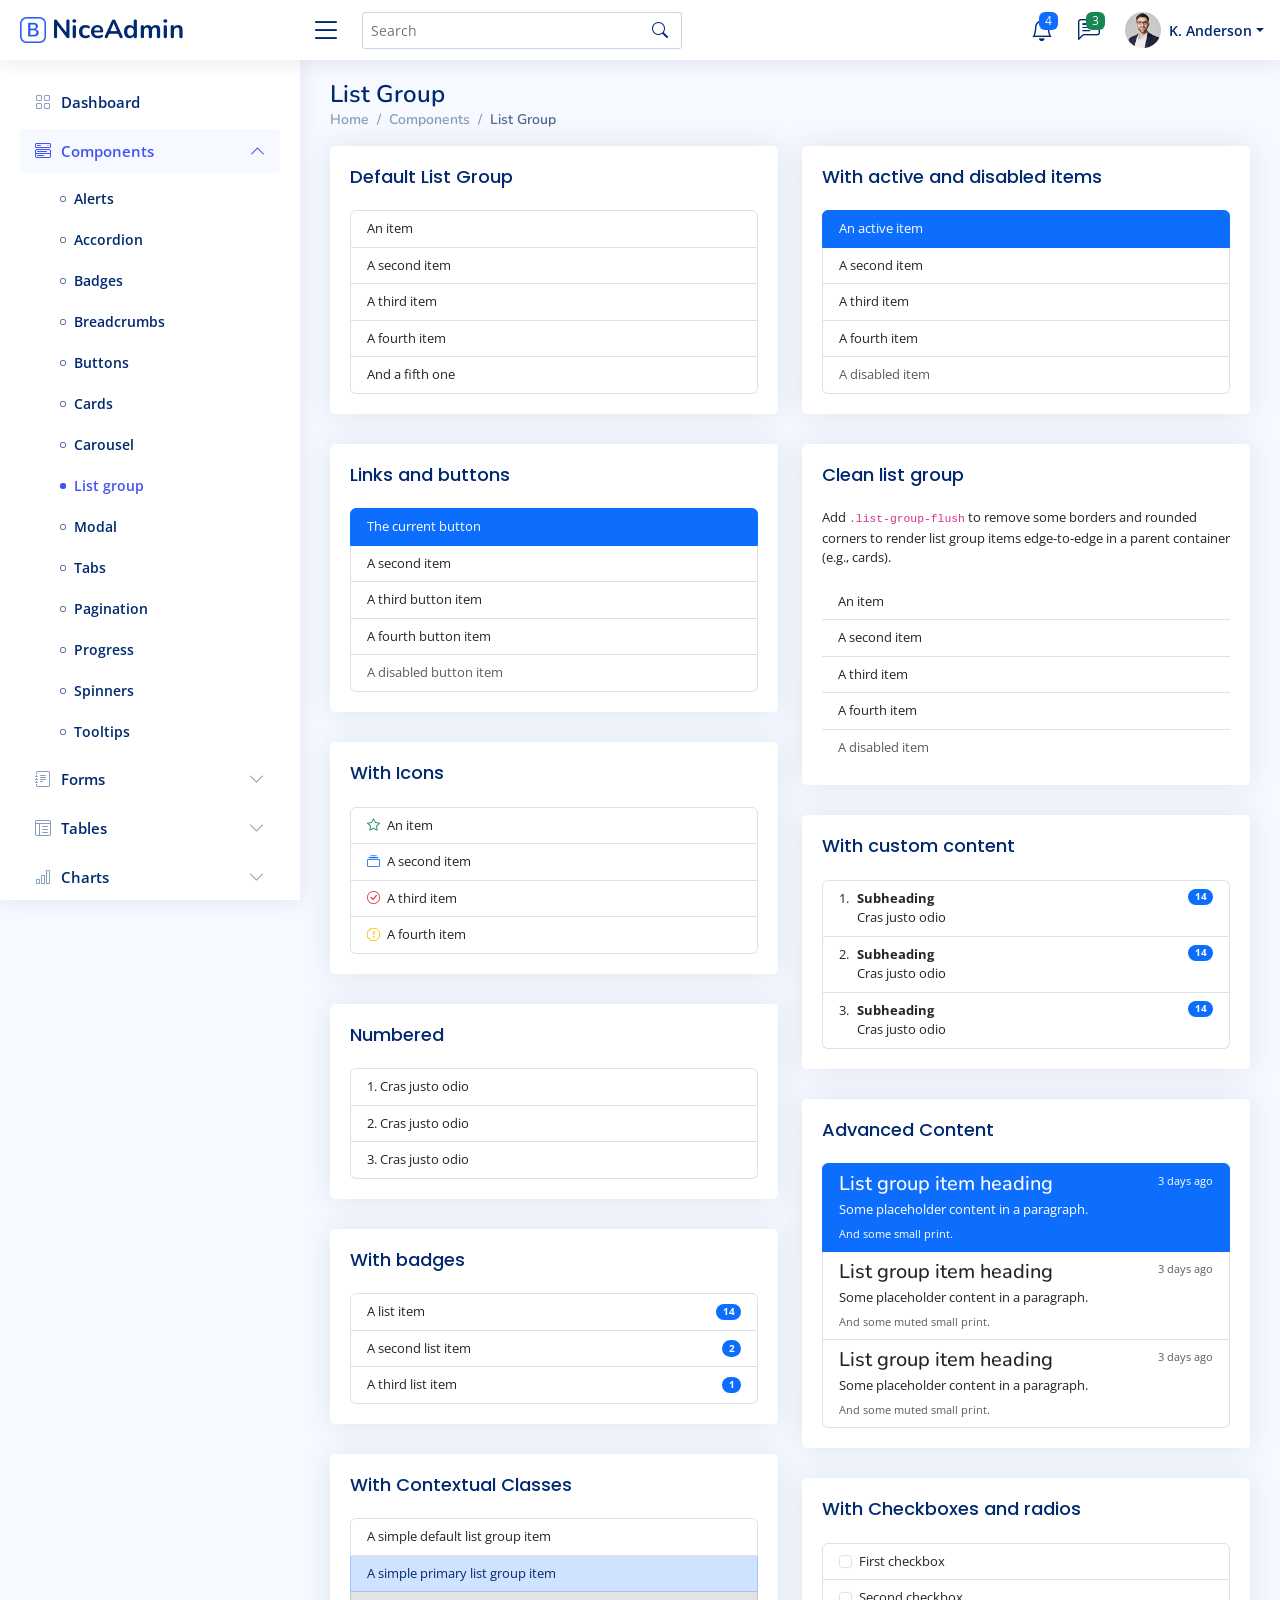
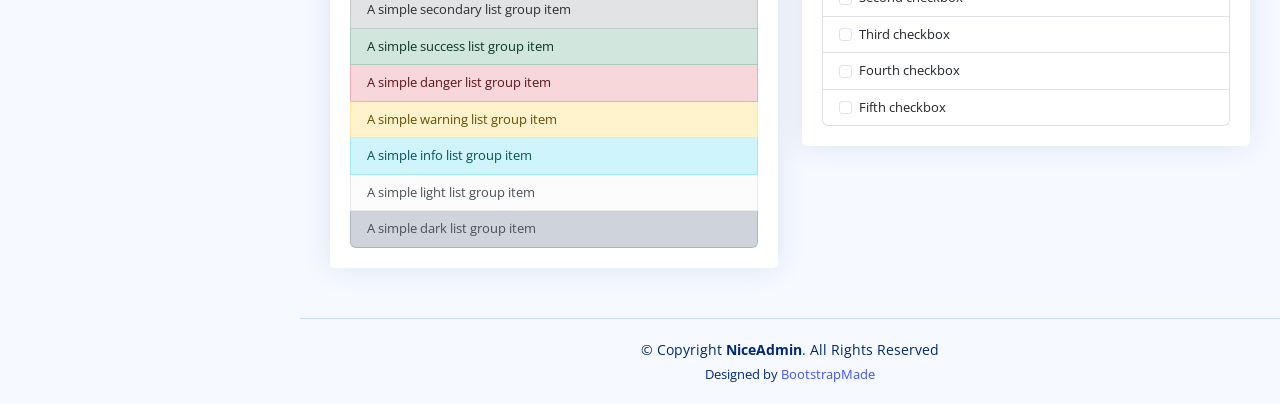
<file: components-list-group.html>
<!DOCTYPE html>
<html lang="en">

<head>
  <meta charset="utf-8">
  <meta content="width=device-width, initial-scale=1.0" name="viewport">

  <title>Components / List Group - NiceAdmin Bootstrap Template</title>
  <meta content="" name="description">
  <meta content="" name="keywords">

  <!-- Favicons -->
  <link href="assets/img/favicon.png" rel="icon">
  <link href="assets/img/apple-touch-icon.png" rel="apple-touch-icon">

  <!-- Google Fonts -->
  <link href="https://fonts.gstatic.com" rel="preconnect">
  <link href="https://fonts.googleapis.com/css?family=Open+Sans:300,300i,400,400i,600,600i,700,700i|Nunito:300,300i,400,400i,600,600i,700,700i|Poppins:300,300i,400,400i,500,500i,600,600i,700,700i" rel="stylesheet">

  <!-- Vendor CSS Files -->
  <link href="assets/vendor/bootstrap/css/bootstrap.min.css" rel="stylesheet">
  <link href="assets/vendor/bootstrap-icons/bootstrap-icons.css" rel="stylesheet">
  <link href="assets/vendor/boxicons/css/boxicons.min.css" rel="stylesheet">
  <link href="assets/vendor/quill/quill.snow.css" rel="stylesheet">
  <link href="assets/vendor/quill/quill.bubble.css" rel="stylesheet">
  <link href="assets/vendor/remixicon/remixicon.css" rel="stylesheet">
  <link href="assets/vendor/simple-datatables/style.css" rel="stylesheet">

  <!-- Template Main CSS File -->
  <link href="assets/css/style.css" rel="stylesheet">

  <!-- =======================================================
  * Template Name: NiceAdmin
  * Updated: Sep 18 2023 with Bootstrap v5.3.2
  * Template URL: https://bootstrapmade.com/nice-admin-bootstrap-admin-html-template/
  * Author: BootstrapMade.com
  * License: https://bootstrapmade.com/license/
  ======================================================== -->
</head>

<body>

  <!-- ======= Header ======= -->
  <header id="header" class="header fixed-top d-flex align-items-center">

    <div class="d-flex align-items-center justify-content-between">
      <a href="index.html" class="logo d-flex align-items-center">
        <img src="assets/img/logo.png" alt="">
        <span class="d-none d-lg-block">NiceAdmin</span>
      </a>
      <i class="bi bi-list toggle-sidebar-btn"></i>
    </div><!-- End Logo -->

    <div class="search-bar">
      <form class="search-form d-flex align-items-center" method="POST" action="#">
        <input type="text" name="query" placeholder="Search" title="Enter search keyword">
        <button type="submit" title="Search"><i class="bi bi-search"></i></button>
      </form>
    </div><!-- End Search Bar -->

    <nav class="header-nav ms-auto">
      <ul class="d-flex align-items-center">

        <li class="nav-item d-block d-lg-none">
          <a class="nav-link nav-icon search-bar-toggle " href="#">
            <i class="bi bi-search"></i>
          </a>
        </li><!-- End Search Icon-->

        <li class="nav-item dropdown">

          <a class="nav-link nav-icon" href="#" data-bs-toggle="dropdown">
            <i class="bi bi-bell"></i>
            <span class="badge bg-primary badge-number">4</span>
          </a><!-- End Notification Icon -->

          <ul class="dropdown-menu dropdown-menu-end dropdown-menu-arrow notifications">
            <li class="dropdown-header">
              You have 4 new notifications
              <a href="#"><span class="badge rounded-pill bg-primary p-2 ms-2">View all</span></a>
            </li>
            <li>
              <hr class="dropdown-divider">
            </li>

            <li class="notification-item">
              <i class="bi bi-exclamation-circle text-warning"></i>
              <div>
                <h4>Lorem Ipsum</h4>
                <p>Quae dolorem earum veritatis oditseno</p>
                <p>30 min. ago</p>
              </div>
            </li>

            <li>
              <hr class="dropdown-divider">
            </li>

            <li class="notification-item">
              <i class="bi bi-x-circle text-danger"></i>
              <div>
                <h4>Atque rerum nesciunt</h4>
                <p>Quae dolorem earum veritatis oditseno</p>
                <p>1 hr. ago</p>
              </div>
            </li>

            <li>
              <hr class="dropdown-divider">
            </li>

            <li class="notification-item">
              <i class="bi bi-check-circle text-success"></i>
              <div>
                <h4>Sit rerum fuga</h4>
                <p>Quae dolorem earum veritatis oditseno</p>
                <p>2 hrs. ago</p>
              </div>
            </li>

            <li>
              <hr class="dropdown-divider">
            </li>

            <li class="notification-item">
              <i class="bi bi-info-circle text-primary"></i>
              <div>
                <h4>Dicta reprehenderit</h4>
                <p>Quae dolorem earum veritatis oditseno</p>
                <p>4 hrs. ago</p>
              </div>
            </li>

            <li>
              <hr class="dropdown-divider">
            </li>
            <li class="dropdown-footer">
              <a href="#">Show all notifications</a>
            </li>

          </ul><!-- End Notification Dropdown Items -->

        </li><!-- End Notification Nav -->

        <li class="nav-item dropdown">

          <a class="nav-link nav-icon" href="#" data-bs-toggle="dropdown">
            <i class="bi bi-chat-left-text"></i>
            <span class="badge bg-success badge-number">3</span>
          </a><!-- End Messages Icon -->

          <ul class="dropdown-menu dropdown-menu-end dropdown-menu-arrow messages">
            <li class="dropdown-header">
              You have 3 new messages
              <a href="#"><span class="badge rounded-pill bg-primary p-2 ms-2">View all</span></a>
            </li>
            <li>
              <hr class="dropdown-divider">
            </li>

            <li class="message-item">
              <a href="#">
                <img src="assets/img/messages-1.jpg" alt="" class="rounded-circle">
                <div>
                  <h4>Maria Hudson</h4>
                  <p>Velit asperiores et ducimus soluta repudiandae labore officia est ut...</p>
                  <p>4 hrs. ago</p>
                </div>
              </a>
            </li>
            <li>
              <hr class="dropdown-divider">
            </li>

            <li class="message-item">
              <a href="#">
                <img src="assets/img/messages-2.jpg" alt="" class="rounded-circle">
                <div>
                  <h4>Anna Nelson</h4>
                  <p>Velit asperiores et ducimus soluta repudiandae labore officia est ut...</p>
                  <p>6 hrs. ago</p>
                </div>
              </a>
            </li>
            <li>
              <hr class="dropdown-divider">
            </li>

            <li class="message-item">
              <a href="#">
                <img src="assets/img/messages-3.jpg" alt="" class="rounded-circle">
                <div>
                  <h4>David Muldon</h4>
                  <p>Velit asperiores et ducimus soluta repudiandae labore officia est ut...</p>
                  <p>8 hrs. ago</p>
                </div>
              </a>
            </li>
            <li>
              <hr class="dropdown-divider">
            </li>

            <li class="dropdown-footer">
              <a href="#">Show all messages</a>
            </li>

          </ul><!-- End Messages Dropdown Items -->

        </li><!-- End Messages Nav -->

        <li class="nav-item dropdown pe-3">

          <a class="nav-link nav-profile d-flex align-items-center pe-0" href="#" data-bs-toggle="dropdown">
            <img src="assets/img/profile-img.jpg" alt="Profile" class="rounded-circle">
            <span class="d-none d-md-block dropdown-toggle ps-2">K. Anderson</span>
          </a><!-- End Profile Iamge Icon -->

          <ul class="dropdown-menu dropdown-menu-end dropdown-menu-arrow profile">
            <li class="dropdown-header">
              <h6>Kevin Anderson</h6>
              <span>Web Designer</span>
            </li>
            <li>
              <hr class="dropdown-divider">
            </li>

            <li>
              <a class="dropdown-item d-flex align-items-center" href="users-profile.html">
                <i class="bi bi-person"></i>
                <span>My Profile</span>
              </a>
            </li>
            <li>
              <hr class="dropdown-divider">
            </li>

            <li>
              <a class="dropdown-item d-flex align-items-center" href="users-profile.html">
                <i class="bi bi-gear"></i>
                <span>Account Settings</span>
              </a>
            </li>
            <li>
              <hr class="dropdown-divider">
            </li>

            <li>
              <a class="dropdown-item d-flex align-items-center" href="pages-faq.html">
                <i class="bi bi-question-circle"></i>
                <span>Need Help?</span>
              </a>
            </li>
            <li>
              <hr class="dropdown-divider">
            </li>

            <li>
              <a class="dropdown-item d-flex align-items-center" href="#">
                <i class="bi bi-box-arrow-right"></i>
                <span>Sign Out</span>
              </a>
            </li>

          </ul><!-- End Profile Dropdown Items -->
        </li><!-- End Profile Nav -->

      </ul>
    </nav><!-- End Icons Navigation -->

  </header><!-- End Header -->

  <!-- ======= Sidebar ======= -->
  <aside id="sidebar" class="sidebar">

    <ul class="sidebar-nav" id="sidebar-nav">

      <li class="nav-item">
        <a class="nav-link collapsed" href="index.html">
          <i class="bi bi-grid"></i>
          <span>Dashboard</span>
        </a>
      </li><!-- End Dashboard Nav -->

      <li class="nav-item">
        <a class="nav-link " data-bs-target="#components-nav" data-bs-toggle="collapse" href="#">
          <i class="bi bi-menu-button-wide"></i><span>Components</span><i class="bi bi-chevron-down ms-auto"></i>
        </a>
        <ul id="components-nav" class="nav-content collapse show" data-bs-parent="#sidebar-nav">
          <li>
            <a href="components-alerts.html">
              <i class="bi bi-circle"></i><span>Alerts</span>
            </a>
          </li>
          <li>
            <a href="components-accordion.html">
              <i class="bi bi-circle"></i><span>Accordion</span>
            </a>
          </li>
          <li>
            <a href="components-badges.html">
              <i class="bi bi-circle"></i><span>Badges</span>
            </a>
          </li>
          <li>
            <a href="components-breadcrumbs.html">
              <i class="bi bi-circle"></i><span>Breadcrumbs</span>
            </a>
          </li>
          <li>
            <a href="components-buttons.html">
              <i class="bi bi-circle"></i><span>Buttons</span>
            </a>
          </li>
          <li>
            <a href="components-cards.html">
              <i class="bi bi-circle"></i><span>Cards</span>
            </a>
          </li>
          <li>
            <a href="components-carousel.html">
              <i class="bi bi-circle"></i><span>Carousel</span>
            </a>
          </li>
          <li>
            <a href="components-list-group.html" class="active">
              <i class="bi bi-circle"></i><span>List group</span>
            </a>
          </li>
          <li>
            <a href="components-modal.html">
              <i class="bi bi-circle"></i><span>Modal</span>
            </a>
          </li>
          <li>
            <a href="components-tabs.html">
              <i class="bi bi-circle"></i><span>Tabs</span>
            </a>
          </li>
          <li>
            <a href="components-pagination.html">
              <i class="bi bi-circle"></i><span>Pagination</span>
            </a>
          </li>
          <li>
            <a href="components-progress.html">
              <i class="bi bi-circle"></i><span>Progress</span>
            </a>
          </li>
          <li>
            <a href="components-spinners.html">
              <i class="bi bi-circle"></i><span>Spinners</span>
            </a>
          </li>
          <li>
            <a href="components-tooltips.html">
              <i class="bi bi-circle"></i><span>Tooltips</span>
            </a>
          </li>
        </ul>
      </li><!-- End Components Nav -->

      <li class="nav-item">
        <a class="nav-link collapsed" data-bs-target="#forms-nav" data-bs-toggle="collapse" href="#">
          <i class="bi bi-journal-text"></i><span>Forms</span><i class="bi bi-chevron-down ms-auto"></i>
        </a>
        <ul id="forms-nav" class="nav-content collapse " data-bs-parent="#sidebar-nav">
          <li>
            <a href="forms-elements.html">
              <i class="bi bi-circle"></i><span>Form Elements</span>
            </a>
          </li>
          <li>
            <a href="forms-layouts.html">
              <i class="bi bi-circle"></i><span>Form Layouts</span>
            </a>
          </li>
          <li>
            <a href="forms-editors.html">
              <i class="bi bi-circle"></i><span>Form Editors</span>
            </a>
          </li>
          <li>
            <a href="forms-validation.html">
              <i class="bi bi-circle"></i><span>Form Validation</span>
            </a>
          </li>
        </ul>
      </li><!-- End Forms Nav -->

      <li class="nav-item">
        <a class="nav-link collapsed" data-bs-target="#tables-nav" data-bs-toggle="collapse" href="#">
          <i class="bi bi-layout-text-window-reverse"></i><span>Tables</span><i class="bi bi-chevron-down ms-auto"></i>
        </a>
        <ul id="tables-nav" class="nav-content collapse " data-bs-parent="#sidebar-nav">
          <li>
            <a href="tables-general.html">
              <i class="bi bi-circle"></i><span>General Tables</span>
            </a>
          </li>
          <li>
            <a href="tables-data.html">
              <i class="bi bi-circle"></i><span>Data Tables</span>
            </a>
          </li>
        </ul>
      </li><!-- End Tables Nav -->

      <li class="nav-item">
        <a class="nav-link collapsed" data-bs-target="#charts-nav" data-bs-toggle="collapse" href="#">
          <i class="bi bi-bar-chart"></i><span>Charts</span><i class="bi bi-chevron-down ms-auto"></i>
        </a>
        <ul id="charts-nav" class="nav-content collapse " data-bs-parent="#sidebar-nav">
          <li>
            <a href="charts-chartjs.html">
              <i class="bi bi-circle"></i><span>Chart.js</span>
            </a>
          </li>
          <li>
            <a href="charts-apexcharts.html">
              <i class="bi bi-circle"></i><span>ApexCharts</span>
            </a>
          </li>
          <li>
            <a href="charts-echarts.html">
              <i class="bi bi-circle"></i><span>ECharts</span>
            </a>
          </li>
        </ul>
      </li><!-- End Charts Nav -->

      <li class="nav-item">
        <a class="nav-link collapsed" data-bs-target="#icons-nav" data-bs-toggle="collapse" href="#">
          <i class="bi bi-gem"></i><span>Icons</span><i class="bi bi-chevron-down ms-auto"></i>
        </a>
        <ul id="icons-nav" class="nav-content collapse " data-bs-parent="#sidebar-nav">
          <li>
            <a href="icons-bootstrap.html">
              <i class="bi bi-circle"></i><span>Bootstrap Icons</span>
            </a>
          </li>
          <li>
            <a href="icons-remix.html">
              <i class="bi bi-circle"></i><span>Remix Icons</span>
            </a>
          </li>
          <li>
            <a href="icons-boxicons.html">
              <i class="bi bi-circle"></i><span>Boxicons</span>
            </a>
          </li>
        </ul>
      </li><!-- End Icons Nav -->

      <li class="nav-heading">Pages</li>

      <li class="nav-item">
        <a class="nav-link collapsed" href="users-profile.html">
          <i class="bi bi-person"></i>
          <span>Profile</span>
        </a>
      </li><!-- End Profile Page Nav -->

      <li class="nav-item">
        <a class="nav-link collapsed" href="pages-faq.html">
          <i class="bi bi-question-circle"></i>
          <span>F.A.Q</span>
        </a>
      </li><!-- End F.A.Q Page Nav -->

      <li class="nav-item">
        <a class="nav-link collapsed" href="pages-contact.html">
          <i class="bi bi-envelope"></i>
          <span>Contact</span>
        </a>
      </li><!-- End Contact Page Nav -->

      <li class="nav-item">
        <a class="nav-link collapsed" href="pages-register.html">
          <i class="bi bi-card-list"></i>
          <span>Register</span>
        </a>
      </li><!-- End Register Page Nav -->

      <li class="nav-item">
        <a class="nav-link collapsed" href="pages-login.html">
          <i class="bi bi-box-arrow-in-right"></i>
          <span>Login</span>
        </a>
      </li><!-- End Login Page Nav -->

      <li class="nav-item">
        <a class="nav-link collapsed" href="pages-error-404.html">
          <i class="bi bi-dash-circle"></i>
          <span>Error 404</span>
        </a>
      </li><!-- End Error 404 Page Nav -->

      <li class="nav-item">
        <a class="nav-link collapsed" href="pages-blank.html">
          <i class="bi bi-file-earmark"></i>
          <span>Blank</span>
        </a>
      </li><!-- End Blank Page Nav -->

    </ul>

  </aside><!-- End Sidebar-->

  <main id="main" class="main">

    <div class="pagetitle">
      <h1>List Group</h1>
      <nav>
        <ol class="breadcrumb">
          <li class="breadcrumb-item"><a href="index.html">Home</a></li>
          <li class="breadcrumb-item">Components</li>
          <li class="breadcrumb-item active">List Group</li>
        </ol>
      </nav>
    </div><!-- End Page Title -->

    <section class="section">
      <div class="row">
        <div class="col-lg-6">

          <div class="card">
            <div class="card-body">
              <h5 class="card-title">Default List Group</h5>

              <!-- Default List group -->
              <ul class="list-group">
                <li class="list-group-item">An item</li>
                <li class="list-group-item">A second item</li>
                <li class="list-group-item">A third item</li>
                <li class="list-group-item">A fourth item</li>
                <li class="list-group-item">And a fifth one</li>
              </ul><!-- End Default List group -->

            </div>
          </div>

          <div class="card">
            <div class="card-body">
              <h5 class="card-title">Links and buttons</h5>

              <!-- List group with Links and buttons -->
              <div class="list-group">
                <button type="button" class="list-group-item list-group-item-action active" aria-current="true">
                  The current button
                </button>
                <button type="button" class="list-group-item list-group-item-action">A second item</button>
                <button type="button" class="list-group-item list-group-item-action">A third button item</button>
                <button type="button" class="list-group-item list-group-item-action">A fourth button item</button>
                <button type="button" class="list-group-item list-group-item-action" disabled>A disabled button item</button>
              </div><!-- End List group with Links and buttons -->

            </div>
          </div>

          <div class="card">
            <div class="card-body">
              <h5 class="card-title">With Icons</h5>

              <!-- List group With Icons -->
              <ul class="list-group">
                <li class="list-group-item"><i class="bi bi-star me-1 text-success"></i> An item</li>
                <li class="list-group-item"><i class="bi bi-collection me-1 text-primary"></i> A second item</li>
                <li class="list-group-item"><i class="bi bi-check-circle me-1 text-danger"></i> A third item</li>
                <li class="list-group-item"><i class="bi bi-exclamation-octagon me-1 text-warning"></i> A fourth item</li>
              </ul><!-- End List group With Icons -->

            </div>
          </div>

          <div class="card">
            <div class="card-body">
              <h5 class="card-title">Numbered</h5>

              <!-- List group Numbered -->
              <ol class="list-group list-group-numbered">
                <li class="list-group-item">Cras justo odio</li>
                <li class="list-group-item">Cras justo odio</li>
                <li class="list-group-item">Cras justo odio</li>
              </ol><!-- End List group Numbered -->

            </div>
          </div>

          <div class="card">
            <div class="card-body">
              <h5 class="card-title">With badges</h5>

              <!-- List group With badges -->
              <ul class="list-group">
                <li class="list-group-item d-flex justify-content-between align-items-center">
                  A list item
                  <span class="badge bg-primary rounded-pill">14</span>
                </li>
                <li class="list-group-item d-flex justify-content-between align-items-center">
                  A second list item
                  <span class="badge bg-primary rounded-pill">2</span>
                </li>
                <li class="list-group-item d-flex justify-content-between align-items-center">
                  A third list item
                  <span class="badge bg-primary rounded-pill">1</span>
                </li>
              </ul><!-- End List With badges -->

            </div>
          </div>

          <div class="card">
            <div class="card-body">
              <h5 class="card-title">With Contextual Classes</h5>

              <!-- List group With Contextual classes -->
              <ul class="list-group">
                <li class="list-group-item">A simple default list group item</li>

                <li class="list-group-item list-group-item-primary">A simple primary list group item</li>
                <li class="list-group-item list-group-item-secondary">A simple secondary list group item</li>
                <li class="list-group-item list-group-item-success">A simple success list group item</li>
                <li class="list-group-item list-group-item-danger">A simple danger list group item</li>
                <li class="list-group-item list-group-item-warning">A simple warning list group item</li>
                <li class="list-group-item list-group-item-info">A simple info list group item</li>
                <li class="list-group-item list-group-item-light">A simple light list group item</li>
                <li class="list-group-item list-group-item-dark">A simple dark list group item</li>
              </ul><!-- End List Group With Contextual classes -->

            </div>
          </div>

        </div>

        <div class="col-lg-6">

          <div class="card">
            <div class="card-body">
              <h5 class="card-title">With active and disabled items</h5>

              <!-- List group with active and disabled items -->
              <ul class="list-group">
                <li class="list-group-item active" aria-current="true">An active item</li>
                <li class="list-group-item">A second item</li>
                <li class="list-group-item">A third item</li>
                <li class="list-group-item">A fourth item</li>
                <li class="list-group-item disabled" aria-disabled="true">A disabled item</li>
              </ul><!-- End ist group with active and disabled items -->

            </div>
          </div>

          <div class="card">
            <div class="card-body">
              <h5 class="card-title">Clean list group</h5>
              <p>Add <code>.list-group-flush</code> to remove some borders and rounded corners to render list group items edge-to-edge in a parent container (e.g., cards).</p>

              <!-- List group with active and disabled items -->
              <ul class="list-group list-group-flush">
                <li class="list-group-item">An item</li>
                <li class="list-group-item">A second item</li>
                <li class="list-group-item">A third item</li>
                <li class="list-group-item">A fourth item</li>
                <li class="list-group-item disabled" aria-disabled="true">A disabled item</li>
              </ul><!-- End Clean list group -->

            </div>
          </div>

          <div class="card">
            <div class="card-body">
              <h5 class="card-title">With custom content</h5>

              <!-- List group with custom content -->
              <ol class="list-group list-group-numbered">
                <li class="list-group-item d-flex justify-content-between align-items-start">
                  <div class="ms-2 me-auto">
                    <div class="fw-bold">Subheading</div>
                    Cras justo odio
                  </div>
                  <span class="badge bg-primary rounded-pill">14</span>
                </li>
                <li class="list-group-item d-flex justify-content-between align-items-start">
                  <div class="ms-2 me-auto">
                    <div class="fw-bold">Subheading</div>
                    Cras justo odio
                  </div>
                  <span class="badge bg-primary rounded-pill">14</span>
                </li>
                <li class="list-group-item d-flex justify-content-between align-items-start">
                  <div class="ms-2 me-auto">
                    <div class="fw-bold">Subheading</div>
                    Cras justo odio
                  </div>
                  <span class="badge bg-primary rounded-pill">14</span>
                </li>
              </ol><!-- End with custom content -->

            </div>
          </div>

          <div class="card">
            <div class="card-body">
              <h5 class="card-title">Advanced Content</h5>

              <!-- List group with Advanced Contents -->
              <div class="list-group">
                <a href="#" class="list-group-item list-group-item-action active" aria-current="true">
                  <div class="d-flex w-100 justify-content-between">
                    <h5 class="mb-1">List group item heading</h5>
                    <small>3 days ago</small>
                  </div>
                  <p class="mb-1">Some placeholder content in a paragraph.</p>
                  <small>And some small print.</small>
                </a>
                <a href="#" class="list-group-item list-group-item-action">
                  <div class="d-flex w-100 justify-content-between">
                    <h5 class="mb-1">List group item heading</h5>
                    <small class="text-muted">3 days ago</small>
                  </div>
                  <p class="mb-1">Some placeholder content in a paragraph.</p>
                  <small class="text-muted">And some muted small print.</small>
                </a>
                <a href="#" class="list-group-item list-group-item-action">
                  <div class="d-flex w-100 justify-content-between">
                    <h5 class="mb-1">List group item heading</h5>
                    <small class="text-muted">3 days ago</small>
                  </div>
                  <p class="mb-1">Some placeholder content in a paragraph.</p>
                  <small class="text-muted">And some muted small print.</small>
                </a>
              </div><!-- End List group Advanced Content -->

            </div>
          </div>

          <div class="card">
            <div class="card-body">
              <h5 class="card-title">With Checkboxes and radios</h5>

              <!-- List group With Checkboxes and radios -->
              <ul class="list-group">
                <li class="list-group-item">
                  <input class="form-check-input me-1" type="checkbox" value="" aria-label="...">
                  First checkbox
                </li>
                <li class="list-group-item">
                  <input class="form-check-input me-1" type="checkbox" value="" aria-label="...">
                  Second checkbox
                </li>
                <li class="list-group-item">
                  <input class="form-check-input me-1" type="checkbox" value="" aria-label="...">
                  Third checkbox
                </li>
                <li class="list-group-item">
                  <input class="form-check-input me-1" type="checkbox" value="" aria-label="...">
                  Fourth checkbox
                </li>
                <li class="list-group-item">
                  <input class="form-check-input me-1" type="checkbox" value="" aria-label="...">
                  Fifth checkbox
                </li>
              </ul><!-- End List Checkboxes and radios -->

            </div>
          </div>

        </div>

      </div>
    </section>

  </main><!-- End #main -->

  <!-- ======= Footer ======= -->
  <footer id="footer" class="footer">
    <div class="copyright">
      &copy; Copyright <strong><span>NiceAdmin</span></strong>. All Rights Reserved
    </div>
    <div class="credits">
      <!-- All the links in the footer should remain intact. -->
      <!-- You can delete the links only if you purchased the pro version. -->
      <!-- Licensing information: https://bootstrapmade.com/license/ -->
      <!-- Purchase the pro version with working PHP/AJAX contact form: https://bootstrapmade.com/nice-admin-bootstrap-admin-html-template/ -->
      Designed by <a href="https://bootstrapmade.com/">BootstrapMade</a>
    </div>
  </footer><!-- End Footer -->

  <a href="#" class="back-to-top d-flex align-items-center justify-content-center"><i class="bi bi-arrow-up-short"></i></a>

  <!-- Vendor JS Files -->
  <script src="assets/vendor/apexcharts/apexcharts.min.js"></script>
  <script src="assets/vendor/bootstrap/js/bootstrap.bundle.min.js"></script>
  <script src="assets/vendor/chart.js/chart.umd.js"></script>
  <script src="assets/vendor/echarts/echarts.min.js"></script>
  <script src="assets/vendor/quill/quill.min.js"></script>
  <script src="assets/vendor/simple-datatables/simple-datatables.js"></script>
  <script src="assets/vendor/tinymce/tinymce.min.js"></script>
  <script src="assets/vendor/php-email-form/validate.js"></script>

  <!-- Template Main JS File -->
  <script src="assets/js/main.js"></script>

</body>

</html>
</file>
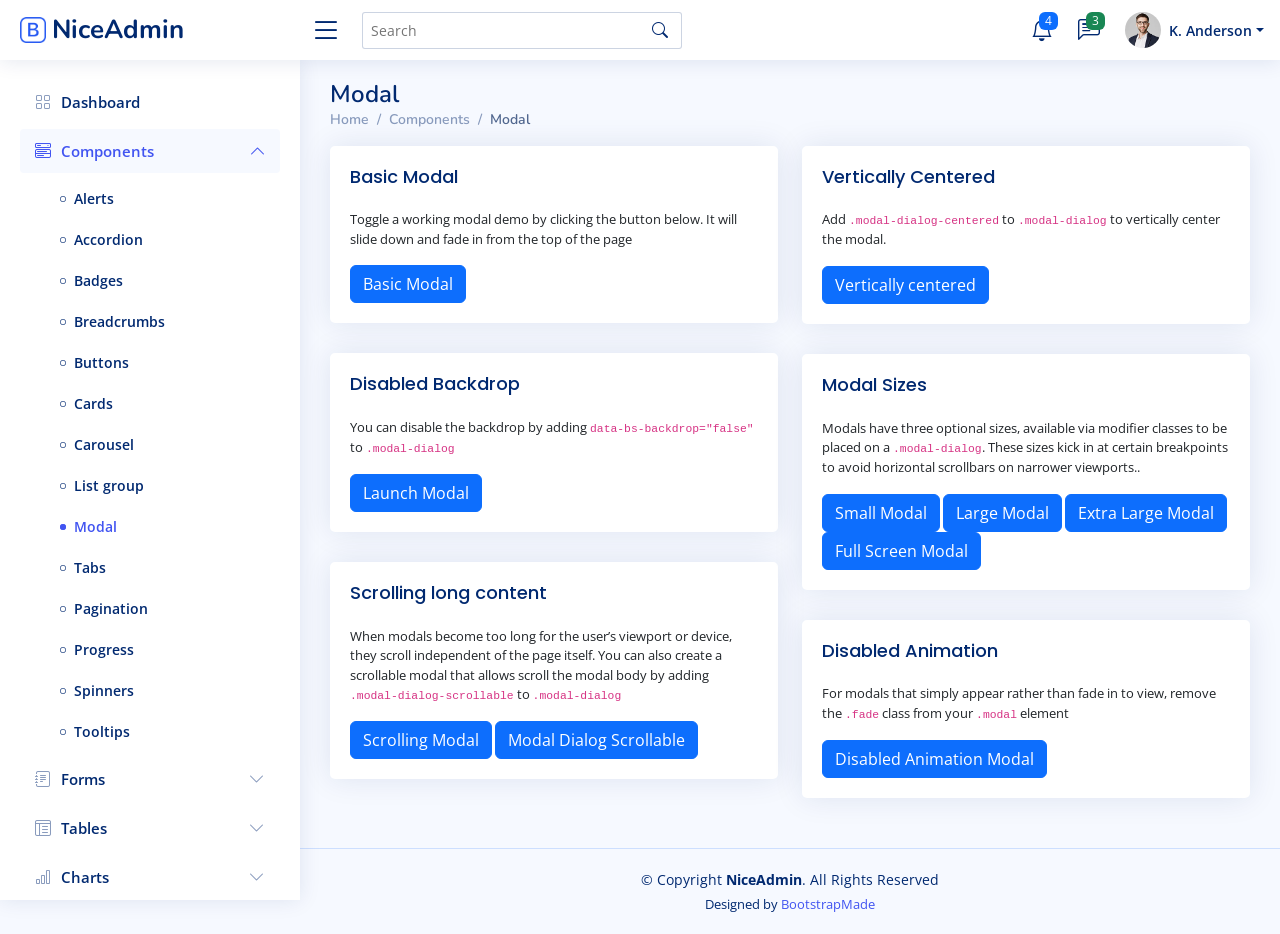
<file: components-modal.html>
<!DOCTYPE html>
<html lang="en">

<head>
  <meta charset="utf-8">
  <meta content="width=device-width, initial-scale=1.0" name="viewport">

  <title>Components / Modal - NiceAdmin Bootstrap Template</title>
  <meta content="" name="description">
  <meta content="" name="keywords">

  <!-- Favicons -->
  <link href="assets/img/favicon.png" rel="icon">
  <link href="assets/img/apple-touch-icon.png" rel="apple-touch-icon">

  <!-- Google Fonts -->
  <link href="https://fonts.gstatic.com" rel="preconnect">
  <link href="https://fonts.googleapis.com/css?family=Open+Sans:300,300i,400,400i,600,600i,700,700i|Nunito:300,300i,400,400i,600,600i,700,700i|Poppins:300,300i,400,400i,500,500i,600,600i,700,700i" rel="stylesheet">

  <!-- Vendor CSS Files -->
  <link href="assets/vendor/bootstrap/css/bootstrap.min.css" rel="stylesheet">
  <link href="assets/vendor/bootstrap-icons/bootstrap-icons.css" rel="stylesheet">
  <link href="assets/vendor/boxicons/css/boxicons.min.css" rel="stylesheet">
  <link href="assets/vendor/quill/quill.snow.css" rel="stylesheet">
  <link href="assets/vendor/quill/quill.bubble.css" rel="stylesheet">
  <link href="assets/vendor/remixicon/remixicon.css" rel="stylesheet">
  <link href="assets/vendor/simple-datatables/style.css" rel="stylesheet">

  <!-- Template Main CSS File -->
  <link href="assets/css/style.css" rel="stylesheet">

  <!-- =======================================================
  * Template Name: NiceAdmin
  * Updated: Sep 18 2023 with Bootstrap v5.3.2
  * Template URL: https://bootstrapmade.com/nice-admin-bootstrap-admin-html-template/
  * Author: BootstrapMade.com
  * License: https://bootstrapmade.com/license/
  ======================================================== -->
</head>

<body>

  <!-- ======= Header ======= -->
  <header id="header" class="header fixed-top d-flex align-items-center">

    <div class="d-flex align-items-center justify-content-between">
      <a href="index.html" class="logo d-flex align-items-center">
        <img src="assets/img/logo.png" alt="">
        <span class="d-none d-lg-block">NiceAdmin</span>
      </a>
      <i class="bi bi-list toggle-sidebar-btn"></i>
    </div><!-- End Logo -->

    <div class="search-bar">
      <form class="search-form d-flex align-items-center" method="POST" action="#">
        <input type="text" name="query" placeholder="Search" title="Enter search keyword">
        <button type="submit" title="Search"><i class="bi bi-search"></i></button>
      </form>
    </div><!-- End Search Bar -->

    <nav class="header-nav ms-auto">
      <ul class="d-flex align-items-center">

        <li class="nav-item d-block d-lg-none">
          <a class="nav-link nav-icon search-bar-toggle " href="#">
            <i class="bi bi-search"></i>
          </a>
        </li><!-- End Search Icon-->

        <li class="nav-item dropdown">

          <a class="nav-link nav-icon" href="#" data-bs-toggle="dropdown">
            <i class="bi bi-bell"></i>
            <span class="badge bg-primary badge-number">4</span>
          </a><!-- End Notification Icon -->

          <ul class="dropdown-menu dropdown-menu-end dropdown-menu-arrow notifications">
            <li class="dropdown-header">
              You have 4 new notifications
              <a href="#"><span class="badge rounded-pill bg-primary p-2 ms-2">View all</span></a>
            </li>
            <li>
              <hr class="dropdown-divider">
            </li>

            <li class="notification-item">
              <i class="bi bi-exclamation-circle text-warning"></i>
              <div>
                <h4>Lorem Ipsum</h4>
                <p>Quae dolorem earum veritatis oditseno</p>
                <p>30 min. ago</p>
              </div>
            </li>

            <li>
              <hr class="dropdown-divider">
            </li>

            <li class="notification-item">
              <i class="bi bi-x-circle text-danger"></i>
              <div>
                <h4>Atque rerum nesciunt</h4>
                <p>Quae dolorem earum veritatis oditseno</p>
                <p>1 hr. ago</p>
              </div>
            </li>

            <li>
              <hr class="dropdown-divider">
            </li>

            <li class="notification-item">
              <i class="bi bi-check-circle text-success"></i>
              <div>
                <h4>Sit rerum fuga</h4>
                <p>Quae dolorem earum veritatis oditseno</p>
                <p>2 hrs. ago</p>
              </div>
            </li>

            <li>
              <hr class="dropdown-divider">
            </li>

            <li class="notification-item">
              <i class="bi bi-info-circle text-primary"></i>
              <div>
                <h4>Dicta reprehenderit</h4>
                <p>Quae dolorem earum veritatis oditseno</p>
                <p>4 hrs. ago</p>
              </div>
            </li>

            <li>
              <hr class="dropdown-divider">
            </li>
            <li class="dropdown-footer">
              <a href="#">Show all notifications</a>
            </li>

          </ul><!-- End Notification Dropdown Items -->

        </li><!-- End Notification Nav -->

        <li class="nav-item dropdown">

          <a class="nav-link nav-icon" href="#" data-bs-toggle="dropdown">
            <i class="bi bi-chat-left-text"></i>
            <span class="badge bg-success badge-number">3</span>
          </a><!-- End Messages Icon -->

          <ul class="dropdown-menu dropdown-menu-end dropdown-menu-arrow messages">
            <li class="dropdown-header">
              You have 3 new messages
              <a href="#"><span class="badge rounded-pill bg-primary p-2 ms-2">View all</span></a>
            </li>
            <li>
              <hr class="dropdown-divider">
            </li>

            <li class="message-item">
              <a href="#">
                <img src="assets/img/messages-1.jpg" alt="" class="rounded-circle">
                <div>
                  <h4>Maria Hudson</h4>
                  <p>Velit asperiores et ducimus soluta repudiandae labore officia est ut...</p>
                  <p>4 hrs. ago</p>
                </div>
              </a>
            </li>
            <li>
              <hr class="dropdown-divider">
            </li>

            <li class="message-item">
              <a href="#">
                <img src="assets/img/messages-2.jpg" alt="" class="rounded-circle">
                <div>
                  <h4>Anna Nelson</h4>
                  <p>Velit asperiores et ducimus soluta repudiandae labore officia est ut...</p>
                  <p>6 hrs. ago</p>
                </div>
              </a>
            </li>
            <li>
              <hr class="dropdown-divider">
            </li>

            <li class="message-item">
              <a href="#">
                <img src="assets/img/messages-3.jpg" alt="" class="rounded-circle">
                <div>
                  <h4>David Muldon</h4>
                  <p>Velit asperiores et ducimus soluta repudiandae labore officia est ut...</p>
                  <p>8 hrs. ago</p>
                </div>
              </a>
            </li>
            <li>
              <hr class="dropdown-divider">
            </li>

            <li class="dropdown-footer">
              <a href="#">Show all messages</a>
            </li>

          </ul><!-- End Messages Dropdown Items -->

        </li><!-- End Messages Nav -->

        <li class="nav-item dropdown pe-3">

          <a class="nav-link nav-profile d-flex align-items-center pe-0" href="#" data-bs-toggle="dropdown">
            <img src="assets/img/profile-img.jpg" alt="Profile" class="rounded-circle">
            <span class="d-none d-md-block dropdown-toggle ps-2">K. Anderson</span>
          </a><!-- End Profile Iamge Icon -->

          <ul class="dropdown-menu dropdown-menu-end dropdown-menu-arrow profile">
            <li class="dropdown-header">
              <h6>Kevin Anderson</h6>
              <span>Web Designer</span>
            </li>
            <li>
              <hr class="dropdown-divider">
            </li>

            <li>
              <a class="dropdown-item d-flex align-items-center" href="users-profile.html">
                <i class="bi bi-person"></i>
                <span>My Profile</span>
              </a>
            </li>
            <li>
              <hr class="dropdown-divider">
            </li>

            <li>
              <a class="dropdown-item d-flex align-items-center" href="users-profile.html">
                <i class="bi bi-gear"></i>
                <span>Account Settings</span>
              </a>
            </li>
            <li>
              <hr class="dropdown-divider">
            </li>

            <li>
              <a class="dropdown-item d-flex align-items-center" href="pages-faq.html">
                <i class="bi bi-question-circle"></i>
                <span>Need Help?</span>
              </a>
            </li>
            <li>
              <hr class="dropdown-divider">
            </li>

            <li>
              <a class="dropdown-item d-flex align-items-center" href="#">
                <i class="bi bi-box-arrow-right"></i>
                <span>Sign Out</span>
              </a>
            </li>

          </ul><!-- End Profile Dropdown Items -->
        </li><!-- End Profile Nav -->

      </ul>
    </nav><!-- End Icons Navigation -->

  </header><!-- End Header -->

  <!-- ======= Sidebar ======= -->
  <aside id="sidebar" class="sidebar">

    <ul class="sidebar-nav" id="sidebar-nav">

      <li class="nav-item">
        <a class="nav-link collapsed" href="index.html">
          <i class="bi bi-grid"></i>
          <span>Dashboard</span>
        </a>
      </li><!-- End Dashboard Nav -->

      <li class="nav-item">
        <a class="nav-link " data-bs-target="#components-nav" data-bs-toggle="collapse" href="#">
          <i class="bi bi-menu-button-wide"></i><span>Components</span><i class="bi bi-chevron-down ms-auto"></i>
        </a>
        <ul id="components-nav" class="nav-content collapse show" data-bs-parent="#sidebar-nav">
          <li>
            <a href="components-alerts.html">
              <i class="bi bi-circle"></i><span>Alerts</span>
            </a>
          </li>
          <li>
            <a href="components-accordion.html">
              <i class="bi bi-circle"></i><span>Accordion</span>
            </a>
          </li>
          <li>
            <a href="components-badges.html">
              <i class="bi bi-circle"></i><span>Badges</span>
            </a>
          </li>
          <li>
            <a href="components-breadcrumbs.html">
              <i class="bi bi-circle"></i><span>Breadcrumbs</span>
            </a>
          </li>
          <li>
            <a href="components-buttons.html">
              <i class="bi bi-circle"></i><span>Buttons</span>
            </a>
          </li>
          <li>
            <a href="components-cards.html">
              <i class="bi bi-circle"></i><span>Cards</span>
            </a>
          </li>
          <li>
            <a href="components-carousel.html">
              <i class="bi bi-circle"></i><span>Carousel</span>
            </a>
          </li>
          <li>
            <a href="components-list-group.html">
              <i class="bi bi-circle"></i><span>List group</span>
            </a>
          </li>
          <li>
            <a href="components-modal.html" class="active">
              <i class="bi bi-circle"></i><span>Modal</span>
            </a>
          </li>
          <li>
            <a href="components-tabs.html">
              <i class="bi bi-circle"></i><span>Tabs</span>
            </a>
          </li>
          <li>
            <a href="components-pagination.html">
              <i class="bi bi-circle"></i><span>Pagination</span>
            </a>
          </li>
          <li>
            <a href="components-progress.html">
              <i class="bi bi-circle"></i><span>Progress</span>
            </a>
          </li>
          <li>
            <a href="components-spinners.html">
              <i class="bi bi-circle"></i><span>Spinners</span>
            </a>
          </li>
          <li>
            <a href="components-tooltips.html">
              <i class="bi bi-circle"></i><span>Tooltips</span>
            </a>
          </li>
        </ul>
      </li><!-- End Components Nav -->

      <li class="nav-item">
        <a class="nav-link collapsed" data-bs-target="#forms-nav" data-bs-toggle="collapse" href="#">
          <i class="bi bi-journal-text"></i><span>Forms</span><i class="bi bi-chevron-down ms-auto"></i>
        </a>
        <ul id="forms-nav" class="nav-content collapse " data-bs-parent="#sidebar-nav">
          <li>
            <a href="forms-elements.html">
              <i class="bi bi-circle"></i><span>Form Elements</span>
            </a>
          </li>
          <li>
            <a href="forms-layouts.html">
              <i class="bi bi-circle"></i><span>Form Layouts</span>
            </a>
          </li>
          <li>
            <a href="forms-editors.html">
              <i class="bi bi-circle"></i><span>Form Editors</span>
            </a>
          </li>
          <li>
            <a href="forms-validation.html">
              <i class="bi bi-circle"></i><span>Form Validation</span>
            </a>
          </li>
        </ul>
      </li><!-- End Forms Nav -->

      <li class="nav-item">
        <a class="nav-link collapsed" data-bs-target="#tables-nav" data-bs-toggle="collapse" href="#">
          <i class="bi bi-layout-text-window-reverse"></i><span>Tables</span><i class="bi bi-chevron-down ms-auto"></i>
        </a>
        <ul id="tables-nav" class="nav-content collapse " data-bs-parent="#sidebar-nav">
          <li>
            <a href="tables-general.html">
              <i class="bi bi-circle"></i><span>General Tables</span>
            </a>
          </li>
          <li>
            <a href="tables-data.html">
              <i class="bi bi-circle"></i><span>Data Tables</span>
            </a>
          </li>
        </ul>
      </li><!-- End Tables Nav -->

      <li class="nav-item">
        <a class="nav-link collapsed" data-bs-target="#charts-nav" data-bs-toggle="collapse" href="#">
          <i class="bi bi-bar-chart"></i><span>Charts</span><i class="bi bi-chevron-down ms-auto"></i>
        </a>
        <ul id="charts-nav" class="nav-content collapse " data-bs-parent="#sidebar-nav">
          <li>
            <a href="charts-chartjs.html">
              <i class="bi bi-circle"></i><span>Chart.js</span>
            </a>
          </li>
          <li>
            <a href="charts-apexcharts.html">
              <i class="bi bi-circle"></i><span>ApexCharts</span>
            </a>
          </li>
          <li>
            <a href="charts-echarts.html">
              <i class="bi bi-circle"></i><span>ECharts</span>
            </a>
          </li>
        </ul>
      </li><!-- End Charts Nav -->

      <li class="nav-item">
        <a class="nav-link collapsed" data-bs-target="#icons-nav" data-bs-toggle="collapse" href="#">
          <i class="bi bi-gem"></i><span>Icons</span><i class="bi bi-chevron-down ms-auto"></i>
        </a>
        <ul id="icons-nav" class="nav-content collapse " data-bs-parent="#sidebar-nav">
          <li>
            <a href="icons-bootstrap.html">
              <i class="bi bi-circle"></i><span>Bootstrap Icons</span>
            </a>
          </li>
          <li>
            <a href="icons-remix.html">
              <i class="bi bi-circle"></i><span>Remix Icons</span>
            </a>
          </li>
          <li>
            <a href="icons-boxicons.html">
              <i class="bi bi-circle"></i><span>Boxicons</span>
            </a>
          </li>
        </ul>
      </li><!-- End Icons Nav -->

      <li class="nav-heading">Pages</li>

      <li class="nav-item">
        <a class="nav-link collapsed" href="users-profile.html">
          <i class="bi bi-person"></i>
          <span>Profile</span>
        </a>
      </li><!-- End Profile Page Nav -->

      <li class="nav-item">
        <a class="nav-link collapsed" href="pages-faq.html">
          <i class="bi bi-question-circle"></i>
          <span>F.A.Q</span>
        </a>
      </li><!-- End F.A.Q Page Nav -->

      <li class="nav-item">
        <a class="nav-link collapsed" href="pages-contact.html">
          <i class="bi bi-envelope"></i>
          <span>Contact</span>
        </a>
      </li><!-- End Contact Page Nav -->

      <li class="nav-item">
        <a class="nav-link collapsed" href="pages-register.html">
          <i class="bi bi-card-list"></i>
          <span>Register</span>
        </a>
      </li><!-- End Register Page Nav -->

      <li class="nav-item">
        <a class="nav-link collapsed" href="pages-login.html">
          <i class="bi bi-box-arrow-in-right"></i>
          <span>Login</span>
        </a>
      </li><!-- End Login Page Nav -->

      <li class="nav-item">
        <a class="nav-link collapsed" href="pages-error-404.html">
          <i class="bi bi-dash-circle"></i>
          <span>Error 404</span>
        </a>
      </li><!-- End Error 404 Page Nav -->

      <li class="nav-item">
        <a class="nav-link collapsed" href="pages-blank.html">
          <i class="bi bi-file-earmark"></i>
          <span>Blank</span>
        </a>
      </li><!-- End Blank Page Nav -->

    </ul>

  </aside><!-- End Sidebar-->

  <main id="main" class="main">

    <div class="pagetitle">
      <h1>Modal</h1>
      <nav>
        <ol class="breadcrumb">
          <li class="breadcrumb-item"><a href="index.html">Home</a></li>
          <li class="breadcrumb-item">Components</li>
          <li class="breadcrumb-item active">Modal</li>
        </ol>
      </nav>
    </div><!-- End Page Title -->

    <section class="section">
      <div class="row">
        <div class="col-lg-6">

          <div class="card">
            <div class="card-body">
              <h5 class="card-title">Basic Modal</h5>
              <p>Toggle a working modal demo by clicking the button below. It will slide down and fade in from the top of the page</p>

              <!-- Basic Modal -->
              <button type="button" class="btn btn-primary" data-bs-toggle="modal" data-bs-target="#basicModal">
                Basic Modal
              </button>
              <div class="modal fade" id="basicModal" tabindex="-1">
                <div class="modal-dialog">
                  <div class="modal-content">
                    <div class="modal-header">
                      <h5 class="modal-title">Basic Modal</h5>
                      <button type="button" class="btn-close" data-bs-dismiss="modal" aria-label="Close"></button>
                    </div>
                    <div class="modal-body">
                      Non omnis incidunt qui sed occaecati magni asperiores est mollitia. Soluta at et reprehenderit. Placeat autem numquam et fuga numquam. Tempora in facere consequatur sit dolor ipsum. Consequatur nemo amet incidunt est facilis. Dolorem neque recusandae quo sit molestias sint dignissimos.
                    </div>
                    <div class="modal-footer">
                      <button type="button" class="btn btn-secondary" data-bs-dismiss="modal">Close</button>
                      <button type="button" class="btn btn-primary">Save changes</button>
                    </div>
                  </div>
                </div>
              </div><!-- End Basic Modal-->

            </div>
          </div>

          <div class="card">
            <div class="card-body">
              <h5 class="card-title">Disabled Backdrop</h5>
              <p>You can disable the backdrop by adding <code>data-bs-backdrop="false"</code> to <code>.modal-dialog</code></p>

              <!-- Disabled Backdrop Modal -->
              <button type="button" class="btn btn-primary" data-bs-toggle="modal" data-bs-target="#disablebackdrop">
                Launch Modal
              </button>
              <div class="modal fade" id="disablebackdrop" tabindex="-1" data-bs-backdrop="false">
                <div class="modal-dialog">
                  <div class="modal-content">
                    <div class="modal-header">
                      <h5 class="modal-title">Disabled Backdrop</h5>
                      <button type="button" class="btn-close" data-bs-dismiss="modal" aria-label="Close"></button>
                    </div>
                    <div class="modal-body">
                      Non omnis incidunt qui sed occaecati magni asperiores est mollitia. Soluta at et reprehenderit. Placeat autem numquam et fuga numquam. Tempora in facere consequatur sit dolor ipsum. Consequatur nemo amet incidunt est facilis. Dolorem neque recusandae quo sit molestias sint dignissimos.
                    </div>
                    <div class="modal-footer">
                      <button type="button" class="btn btn-secondary" data-bs-dismiss="modal">Close</button>
                      <button type="button" class="btn btn-primary">Save changes</button>
                    </div>
                  </div>
                </div>
              </div><!-- End Disabled Backdrop Modal-->

            </div>
          </div>

          <div class="card">
            <div class="card-body">
              <h5 class="card-title">Scrolling long content</h5>
              <p>When modals become too long for the user’s viewport or device, they scroll independent of the page itself. You can also create a scrollable modal that allows scroll the modal body by adding <code>.modal-dialog-scrollable</code> to <code>.modal-dialog</code></p>

              <!-- Scrolling Modal -->
              <button type="button" class="btn btn-primary" data-bs-toggle="modal" data-bs-target="#scrollingModal">
                Scrolling Modal
              </button>
              <div class="modal fade" id="scrollingModal" tabindex="-1">
                <div class="modal-dialog">
                  <div class="modal-content">
                    <div class="modal-header">
                      <h5 class="modal-title">Scrolling Modal</h5>
                      <button type="button" class="btn-close" data-bs-dismiss="modal" aria-label="Close"></button>
                    </div>
                    <div class="modal-body" style="min-height: 1500px;">
                      Non omnis incidunt qui sed occaecati magni asperiores est mollitia. Soluta at et reprehenderit. Placeat autem numquam et fuga numquam. Tempora in facere consequatur sit dolor ipsum. Consequatur nemo amet incidunt est facilis. Dolorem neque recusandae quo sit molestias sint dignissimos.
                    </div>
                    <div class="modal-footer">
                      <button type="button" class="btn btn-secondary" data-bs-dismiss="modal">Close</button>
                      <button type="button" class="btn btn-primary">Save changes</button>
                    </div>
                  </div>
                </div>
              </div><!-- End Scrolling Modal-->

              <!-- Modal Dialog Scrollable -->
              <button type="button" class="btn btn-primary" data-bs-toggle="modal" data-bs-target="#modalDialogScrollable">
                Modal Dialog Scrollable
              </button>
              <div class="modal fade" id="modalDialogScrollable" tabindex="-1">
                <div class="modal-dialog modal-dialog-scrollable">
                  <div class="modal-content">
                    <div class="modal-header">
                      <h5 class="modal-title">Modal Dialog Scrollable</h5>
                      <button type="button" class="btn-close" data-bs-dismiss="modal" aria-label="Close"></button>
                    </div>
                    <div class="modal-body">
                      Non omnis incidunt qui sed occaecati magni asperiores est mollitia. Soluta at et reprehenderit. Placeat autem numquam et fuga numquam. Tempora in facere consequatur sit dolor ipsum. Consequatur nemo amet incidunt est facilis. Dolorem neque recusandae quo sit molestias sint dignissimos.
                      <br><br><br><br><br><br><br><br><br><br><br><br><br><br><br><br><br><br><br><br><br><br><br><br><br><br><br><br><br><br><br><br><br><br><br><br><br><br><br><br>
                      This content should appear at the bottom after you scroll.
                    </div>
                    <div class="modal-footer">
                      <button type="button" class="btn btn-secondary" data-bs-dismiss="modal">Close</button>
                      <button type="button" class="btn btn-primary">Save changes</button>
                    </div>
                  </div>
                </div>
              </div><!-- End Modal Dialog Scrollable-->

            </div>
          </div>

        </div>

        <div class="col-lg-6">

          <div class="card">
            <div class="card-body">
              <h5 class="card-title">Vertically Centered</h5>
              <p>Add <code>.modal-dialog-centered</code> to <code>.modal-dialog</code> to vertically center the modal.</p>

              <!-- Vertically centered Modal -->
              <button type="button" class="btn btn-primary" data-bs-toggle="modal" data-bs-target="#verticalycentered">
                Vertically centered
              </button>
              <div class="modal fade" id="verticalycentered" tabindex="-1">
                <div class="modal-dialog modal-dialog-centered">
                  <div class="modal-content">
                    <div class="modal-header">
                      <h5 class="modal-title">Vertically Centered</h5>
                      <button type="button" class="btn-close" data-bs-dismiss="modal" aria-label="Close"></button>
                    </div>
                    <div class="modal-body">
                      Non omnis incidunt qui sed occaecati magni asperiores est mollitia. Soluta at et reprehenderit. Placeat autem numquam et fuga numquam. Tempora in facere consequatur sit dolor ipsum. Consequatur nemo amet incidunt est facilis. Dolorem neque recusandae quo sit molestias sint dignissimos.
                    </div>
                    <div class="modal-footer">
                      <button type="button" class="btn btn-secondary" data-bs-dismiss="modal">Close</button>
                      <button type="button" class="btn btn-primary">Save changes</button>
                    </div>
                  </div>
                </div>
              </div><!-- End Vertically centered Modal-->

            </div>
          </div>

          <div class="card">
            <div class="card-body">
              <h5 class="card-title">Modal Sizes</h5>
              <p>Modals have three optional sizes, available via modifier classes to be placed on a <code>.modal-dialog</code>. These sizes kick in at certain breakpoints to avoid horizontal scrollbars on narrower viewports..</p>

              <!-- Small Modal -->
              <button type="button" class="btn btn-primary" data-bs-toggle="modal" data-bs-target="#smallModal">
                Small Modal
              </button>

              <div class="modal fade" id="smallModal" tabindex="-1">
                <div class="modal-dialog modal-sm">
                  <div class="modal-content">
                    <div class="modal-header">
                      <h5 class="modal-title">Small Modal</h5>
                      <button type="button" class="btn-close" data-bs-dismiss="modal" aria-label="Close"></button>
                    </div>
                    <div class="modal-body">
                      Non omnis incidunt qui sed occaecati magni asperiores est mollitia. Soluta at et reprehenderit. Placeat autem numquam et fuga numquam. Tempora in facere consequatur sit dolor ipsum. Consequatur nemo amet incidunt est facilis. Dolorem neque recusandae quo sit molestias sint dignissimos.
                    </div>
                    <div class="modal-footer">
                      <button type="button" class="btn btn-secondary" data-bs-dismiss="modal">Close</button>
                      <button type="button" class="btn btn-primary">Save changes</button>
                    </div>
                  </div>
                </div>
              </div><!-- End Small Modal-->

              <!-- Large Modal -->
              <button type="button" class="btn btn-primary" data-bs-toggle="modal" data-bs-target="#largeModal">
                Large Modal
              </button>

              <div class="modal fade" id="largeModal" tabindex="-1">
                <div class="modal-dialog modal-lg">
                  <div class="modal-content">
                    <div class="modal-header">
                      <h5 class="modal-title">Large Modal</h5>
                      <button type="button" class="btn-close" data-bs-dismiss="modal" aria-label="Close"></button>
                    </div>
                    <div class="modal-body">
                      Non omnis incidunt qui sed occaecati magni asperiores est mollitia. Soluta at et reprehenderit. Placeat autem numquam et fuga numquam. Tempora in facere consequatur sit dolor ipsum. Consequatur nemo amet incidunt est facilis. Dolorem neque recusandae quo sit molestias sint dignissimos.
                    </div>
                    <div class="modal-footer">
                      <button type="button" class="btn btn-secondary" data-bs-dismiss="modal">Close</button>
                      <button type="button" class="btn btn-primary">Save changes</button>
                    </div>
                  </div>
                </div>
              </div><!-- End Large Modal-->

              <!-- Extra Large Modal -->
              <button type="button" class="btn btn-primary" data-bs-toggle="modal" data-bs-target="#ExtralargeModal">
                Extra Large Modal
              </button>

              <div class="modal fade" id="ExtralargeModal" tabindex="-1">
                <div class="modal-dialog modal-xl">
                  <div class="modal-content">
                    <div class="modal-header">
                      <h5 class="modal-title">Extra Large Modal</h5>
                      <button type="button" class="btn-close" data-bs-dismiss="modal" aria-label="Close"></button>
                    </div>
                    <div class="modal-body">
                      Non omnis incidunt qui sed occaecati magni asperiores est mollitia. Soluta at et reprehenderit. Placeat autem numquam et fuga numquam. Tempora in facere consequatur sit dolor ipsum. Consequatur nemo amet incidunt est facilis. Dolorem neque recusandae quo sit molestias sint dignissimos.
                    </div>
                    <div class="modal-footer">
                      <button type="button" class="btn btn-secondary" data-bs-dismiss="modal">Close</button>
                      <button type="button" class="btn btn-primary">Save changes</button>
                    </div>
                  </div>
                </div>
              </div><!-- End Extra Large Modal-->

              <!-- Full Screen Modal -->
              <button type="button" class="btn btn-primary" data-bs-toggle="modal" data-bs-target="#fullscreenModal">
                Full Screen Modal
              </button>

              <div class="modal fade" id="fullscreenModal" tabindex="-1">
                <div class="modal-dialog modal-fullscreen">
                  <div class="modal-content">
                    <div class="modal-header">
                      <h5 class="modal-title">Full Screen Modal</h5>
                      <button type="button" class="btn-close" data-bs-dismiss="modal" aria-label="Close"></button>
                    </div>
                    <div class="modal-body">
                      Non omnis incidunt qui sed occaecati magni asperiores est mollitia. Soluta at et reprehenderit. Placeat autem numquam et fuga numquam. Tempora in facere consequatur sit dolor ipsum. Consequatur nemo amet incidunt est facilis. Dolorem neque recusandae quo sit molestias sint dignissimos.
                    </div>
                    <div class="modal-footer">
                      <button type="button" class="btn btn-secondary" data-bs-dismiss="modal">Close</button>
                      <button type="button" class="btn btn-primary">Save changes</button>
                    </div>
                  </div>
                </div>
              </div><!-- End Full Screen Modal-->

            </div>
          </div>

          <div class="card">
            <div class="card-body">
              <h5 class="card-title">Disabled Animation</h5>
              <p>For modals that simply appear rather than fade in to view, remove the <code>.fade</code> class from your <code>.modal</code> element </p>

              <!-- Disabled Animation Modal -->
              <button type="button" class="btn btn-primary" data-bs-toggle="modal" data-bs-target="#disabledAnimation">
                Disabled Animation Modal
              </button>
              <div class="modal" id="disabledAnimation" tabindex="-1">
                <div class="modal-dialog">
                  <div class="modal-content">
                    <div class="modal-header">
                      <h5 class="modal-title">Disabled Animation Modal</h5>
                      <button type="button" class="btn-close" data-bs-dismiss="modal" aria-label="Close"></button>
                    </div>
                    <div class="modal-body">
                      Non omnis incidunt qui sed occaecati magni asperiores est mollitia. Soluta at et reprehenderit. Placeat autem numquam et fuga numquam. Tempora in facere consequatur sit dolor ipsum. Consequatur nemo amet incidunt est facilis. Dolorem neque recusandae quo sit molestias sint dignissimos.
                    </div>
                    <div class="modal-footer">
                      <button type="button" class="btn btn-secondary" data-bs-dismiss="modal">Close</button>
                      <button type="button" class="btn btn-primary">Save changes</button>
                    </div>
                  </div>
                </div>
              </div><!-- End Disabled Animation Modal-->

            </div>
          </div>

        </div>
      </div>
    </section>

  </main><!-- End #main -->

  <!-- ======= Footer ======= -->
  <footer id="footer" class="footer">
    <div class="copyright">
      &copy; Copyright <strong><span>NiceAdmin</span></strong>. All Rights Reserved
    </div>
    <div class="credits">
      <!-- All the links in the footer should remain intact. -->
      <!-- You can delete the links only if you purchased the pro version. -->
      <!-- Licensing information: https://bootstrapmade.com/license/ -->
      <!-- Purchase the pro version with working PHP/AJAX contact form: https://bootstrapmade.com/nice-admin-bootstrap-admin-html-template/ -->
      Designed by <a href="https://bootstrapmade.com/">BootstrapMade</a>
    </div>
  </footer><!-- End Footer -->

  <a href="#" class="back-to-top d-flex align-items-center justify-content-center"><i class="bi bi-arrow-up-short"></i></a>

  <!-- Vendor JS Files -->
  <script src="assets/vendor/apexcharts/apexcharts.min.js"></script>
  <script src="assets/vendor/bootstrap/js/bootstrap.bundle.min.js"></script>
  <script src="assets/vendor/chart.js/chart.umd.js"></script>
  <script src="assets/vendor/echarts/echarts.min.js"></script>
  <script src="assets/vendor/quill/quill.min.js"></script>
  <script src="assets/vendor/simple-datatables/simple-datatables.js"></script>
  <script src="assets/vendor/tinymce/tinymce.min.js"></script>
  <script src="assets/vendor/php-email-form/validate.js"></script>

  <!-- Template Main JS File -->
  <script src="assets/js/main.js"></script>

</body>

</html>
</file>
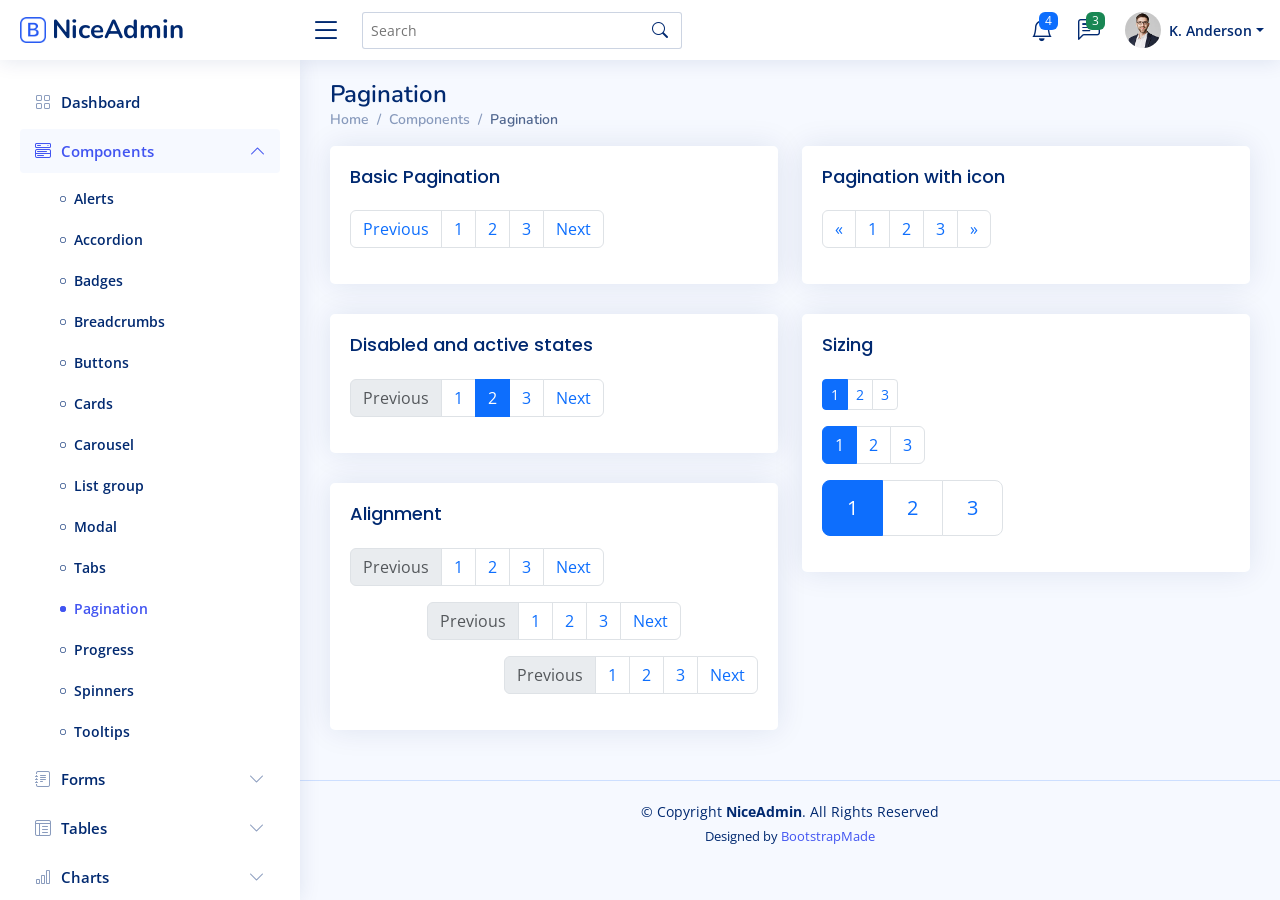
<file: components-pagination.html>
<!DOCTYPE html>
<html lang="en">

<head>
  <meta charset="utf-8">
  <meta content="width=device-width, initial-scale=1.0" name="viewport">

  <title>Components / Pagination - NiceAdmin Bootstrap Template</title>
  <meta content="" name="description">
  <meta content="" name="keywords">

  <!-- Favicons -->
  <link href="assets/img/favicon.png" rel="icon">
  <link href="assets/img/apple-touch-icon.png" rel="apple-touch-icon">

  <!-- Google Fonts -->
  <link href="https://fonts.gstatic.com" rel="preconnect">
  <link href="https://fonts.googleapis.com/css?family=Open+Sans:300,300i,400,400i,600,600i,700,700i|Nunito:300,300i,400,400i,600,600i,700,700i|Poppins:300,300i,400,400i,500,500i,600,600i,700,700i" rel="stylesheet">

  <!-- Vendor CSS Files -->
  <link href="assets/vendor/bootstrap/css/bootstrap.min.css" rel="stylesheet">
  <link href="assets/vendor/bootstrap-icons/bootstrap-icons.css" rel="stylesheet">
  <link href="assets/vendor/boxicons/css/boxicons.min.css" rel="stylesheet">
  <link href="assets/vendor/quill/quill.snow.css" rel="stylesheet">
  <link href="assets/vendor/quill/quill.bubble.css" rel="stylesheet">
  <link href="assets/vendor/remixicon/remixicon.css" rel="stylesheet">
  <link href="assets/vendor/simple-datatables/style.css" rel="stylesheet">

  <!-- Template Main CSS File -->
  <link href="assets/css/style.css" rel="stylesheet">

  <!-- =======================================================
  * Template Name: NiceAdmin
  * Updated: Sep 18 2023 with Bootstrap v5.3.2
  * Template URL: https://bootstrapmade.com/nice-admin-bootstrap-admin-html-template/
  * Author: BootstrapMade.com
  * License: https://bootstrapmade.com/license/
  ======================================================== -->
</head>

<body>

  <!-- ======= Header ======= -->
  <header id="header" class="header fixed-top d-flex align-items-center">

    <div class="d-flex align-items-center justify-content-between">
      <a href="index.html" class="logo d-flex align-items-center">
        <img src="assets/img/logo.png" alt="">
        <span class="d-none d-lg-block">NiceAdmin</span>
      </a>
      <i class="bi bi-list toggle-sidebar-btn"></i>
    </div><!-- End Logo -->

    <div class="search-bar">
      <form class="search-form d-flex align-items-center" method="POST" action="#">
        <input type="text" name="query" placeholder="Search" title="Enter search keyword">
        <button type="submit" title="Search"><i class="bi bi-search"></i></button>
      </form>
    </div><!-- End Search Bar -->

    <nav class="header-nav ms-auto">
      <ul class="d-flex align-items-center">

        <li class="nav-item d-block d-lg-none">
          <a class="nav-link nav-icon search-bar-toggle " href="#">
            <i class="bi bi-search"></i>
          </a>
        </li><!-- End Search Icon-->

        <li class="nav-item dropdown">

          <a class="nav-link nav-icon" href="#" data-bs-toggle="dropdown">
            <i class="bi bi-bell"></i>
            <span class="badge bg-primary badge-number">4</span>
          </a><!-- End Notification Icon -->

          <ul class="dropdown-menu dropdown-menu-end dropdown-menu-arrow notifications">
            <li class="dropdown-header">
              You have 4 new notifications
              <a href="#"><span class="badge rounded-pill bg-primary p-2 ms-2">View all</span></a>
            </li>
            <li>
              <hr class="dropdown-divider">
            </li>

            <li class="notification-item">
              <i class="bi bi-exclamation-circle text-warning"></i>
              <div>
                <h4>Lorem Ipsum</h4>
                <p>Quae dolorem earum veritatis oditseno</p>
                <p>30 min. ago</p>
              </div>
            </li>

            <li>
              <hr class="dropdown-divider">
            </li>

            <li class="notification-item">
              <i class="bi bi-x-circle text-danger"></i>
              <div>
                <h4>Atque rerum nesciunt</h4>
                <p>Quae dolorem earum veritatis oditseno</p>
                <p>1 hr. ago</p>
              </div>
            </li>

            <li>
              <hr class="dropdown-divider">
            </li>

            <li class="notification-item">
              <i class="bi bi-check-circle text-success"></i>
              <div>
                <h4>Sit rerum fuga</h4>
                <p>Quae dolorem earum veritatis oditseno</p>
                <p>2 hrs. ago</p>
              </div>
            </li>

            <li>
              <hr class="dropdown-divider">
            </li>

            <li class="notification-item">
              <i class="bi bi-info-circle text-primary"></i>
              <div>
                <h4>Dicta reprehenderit</h4>
                <p>Quae dolorem earum veritatis oditseno</p>
                <p>4 hrs. ago</p>
              </div>
            </li>

            <li>
              <hr class="dropdown-divider">
            </li>
            <li class="dropdown-footer">
              <a href="#">Show all notifications</a>
            </li>

          </ul><!-- End Notification Dropdown Items -->

        </li><!-- End Notification Nav -->

        <li class="nav-item dropdown">

          <a class="nav-link nav-icon" href="#" data-bs-toggle="dropdown">
            <i class="bi bi-chat-left-text"></i>
            <span class="badge bg-success badge-number">3</span>
          </a><!-- End Messages Icon -->

          <ul class="dropdown-menu dropdown-menu-end dropdown-menu-arrow messages">
            <li class="dropdown-header">
              You have 3 new messages
              <a href="#"><span class="badge rounded-pill bg-primary p-2 ms-2">View all</span></a>
            </li>
            <li>
              <hr class="dropdown-divider">
            </li>

            <li class="message-item">
              <a href="#">
                <img src="assets/img/messages-1.jpg" alt="" class="rounded-circle">
                <div>
                  <h4>Maria Hudson</h4>
                  <p>Velit asperiores et ducimus soluta repudiandae labore officia est ut...</p>
                  <p>4 hrs. ago</p>
                </div>
              </a>
            </li>
            <li>
              <hr class="dropdown-divider">
            </li>

            <li class="message-item">
              <a href="#">
                <img src="assets/img/messages-2.jpg" alt="" class="rounded-circle">
                <div>
                  <h4>Anna Nelson</h4>
                  <p>Velit asperiores et ducimus soluta repudiandae labore officia est ut...</p>
                  <p>6 hrs. ago</p>
                </div>
              </a>
            </li>
            <li>
              <hr class="dropdown-divider">
            </li>

            <li class="message-item">
              <a href="#">
                <img src="assets/img/messages-3.jpg" alt="" class="rounded-circle">
                <div>
                  <h4>David Muldon</h4>
                  <p>Velit asperiores et ducimus soluta repudiandae labore officia est ut...</p>
                  <p>8 hrs. ago</p>
                </div>
              </a>
            </li>
            <li>
              <hr class="dropdown-divider">
            </li>

            <li class="dropdown-footer">
              <a href="#">Show all messages</a>
            </li>

          </ul><!-- End Messages Dropdown Items -->

        </li><!-- End Messages Nav -->

        <li class="nav-item dropdown pe-3">

          <a class="nav-link nav-profile d-flex align-items-center pe-0" href="#" data-bs-toggle="dropdown">
            <img src="assets/img/profile-img.jpg" alt="Profile" class="rounded-circle">
            <span class="d-none d-md-block dropdown-toggle ps-2">K. Anderson</span>
          </a><!-- End Profile Iamge Icon -->

          <ul class="dropdown-menu dropdown-menu-end dropdown-menu-arrow profile">
            <li class="dropdown-header">
              <h6>Kevin Anderson</h6>
              <span>Web Designer</span>
            </li>
            <li>
              <hr class="dropdown-divider">
            </li>

            <li>
              <a class="dropdown-item d-flex align-items-center" href="users-profile.html">
                <i class="bi bi-person"></i>
                <span>My Profile</span>
              </a>
            </li>
            <li>
              <hr class="dropdown-divider">
            </li>

            <li>
              <a class="dropdown-item d-flex align-items-center" href="users-profile.html">
                <i class="bi bi-gear"></i>
                <span>Account Settings</span>
              </a>
            </li>
            <li>
              <hr class="dropdown-divider">
            </li>

            <li>
              <a class="dropdown-item d-flex align-items-center" href="pages-faq.html">
                <i class="bi bi-question-circle"></i>
                <span>Need Help?</span>
              </a>
            </li>
            <li>
              <hr class="dropdown-divider">
            </li>

            <li>
              <a class="dropdown-item d-flex align-items-center" href="#">
                <i class="bi bi-box-arrow-right"></i>
                <span>Sign Out</span>
              </a>
            </li>

          </ul><!-- End Profile Dropdown Items -->
        </li><!-- End Profile Nav -->

      </ul>
    </nav><!-- End Icons Navigation -->

  </header><!-- End Header -->

  <!-- ======= Sidebar ======= -->
  <aside id="sidebar" class="sidebar">

    <ul class="sidebar-nav" id="sidebar-nav">

      <li class="nav-item">
        <a class="nav-link collapsed" href="index.html">
          <i class="bi bi-grid"></i>
          <span>Dashboard</span>
        </a>
      </li><!-- End Dashboard Nav -->

      <li class="nav-item">
        <a class="nav-link " data-bs-target="#components-nav" data-bs-toggle="collapse" href="#">
          <i class="bi bi-menu-button-wide"></i><span>Components</span><i class="bi bi-chevron-down ms-auto"></i>
        </a>
        <ul id="components-nav" class="nav-content collapse show" data-bs-parent="#sidebar-nav">
          <li>
            <a href="components-alerts.html">
              <i class="bi bi-circle"></i><span>Alerts</span>
            </a>
          </li>
          <li>
            <a href="components-accordion.html">
              <i class="bi bi-circle"></i><span>Accordion</span>
            </a>
          </li>
          <li>
            <a href="components-badges.html">
              <i class="bi bi-circle"></i><span>Badges</span>
            </a>
          </li>
          <li>
            <a href="components-breadcrumbs.html">
              <i class="bi bi-circle"></i><span>Breadcrumbs</span>
            </a>
          </li>
          <li>
            <a href="components-buttons.html">
              <i class="bi bi-circle"></i><span>Buttons</span>
            </a>
          </li>
          <li>
            <a href="components-cards.html">
              <i class="bi bi-circle"></i><span>Cards</span>
            </a>
          </li>
          <li>
            <a href="components-carousel.html">
              <i class="bi bi-circle"></i><span>Carousel</span>
            </a>
          </li>
          <li>
            <a href="components-list-group.html">
              <i class="bi bi-circle"></i><span>List group</span>
            </a>
          </li>
          <li>
            <a href="components-modal.html">
              <i class="bi bi-circle"></i><span>Modal</span>
            </a>
          </li>
          <li>
            <a href="components-tabs.html">
              <i class="bi bi-circle"></i><span>Tabs</span>
            </a>
          </li>
          <li>
            <a href="components-pagination.html" class="active">
              <i class="bi bi-circle"></i><span>Pagination</span>
            </a>
          </li>
          <li>
            <a href="components-progress.html">
              <i class="bi bi-circle"></i><span>Progress</span>
            </a>
          </li>
          <li>
            <a href="components-spinners.html">
              <i class="bi bi-circle"></i><span>Spinners</span>
            </a>
          </li>
          <li>
            <a href="components-tooltips.html">
              <i class="bi bi-circle"></i><span>Tooltips</span>
            </a>
          </li>
        </ul>
      </li><!-- End Components Nav -->

      <li class="nav-item">
        <a class="nav-link collapsed" data-bs-target="#forms-nav" data-bs-toggle="collapse" href="#">
          <i class="bi bi-journal-text"></i><span>Forms</span><i class="bi bi-chevron-down ms-auto"></i>
        </a>
        <ul id="forms-nav" class="nav-content collapse " data-bs-parent="#sidebar-nav">
          <li>
            <a href="forms-elements.html">
              <i class="bi bi-circle"></i><span>Form Elements</span>
            </a>
          </li>
          <li>
            <a href="forms-layouts.html">
              <i class="bi bi-circle"></i><span>Form Layouts</span>
            </a>
          </li>
          <li>
            <a href="forms-editors.html">
              <i class="bi bi-circle"></i><span>Form Editors</span>
            </a>
          </li>
          <li>
            <a href="forms-validation.html">
              <i class="bi bi-circle"></i><span>Form Validation</span>
            </a>
          </li>
        </ul>
      </li><!-- End Forms Nav -->

      <li class="nav-item">
        <a class="nav-link collapsed" data-bs-target="#tables-nav" data-bs-toggle="collapse" href="#">
          <i class="bi bi-layout-text-window-reverse"></i><span>Tables</span><i class="bi bi-chevron-down ms-auto"></i>
        </a>
        <ul id="tables-nav" class="nav-content collapse " data-bs-parent="#sidebar-nav">
          <li>
            <a href="tables-general.html">
              <i class="bi bi-circle"></i><span>General Tables</span>
            </a>
          </li>
          <li>
            <a href="tables-data.html">
              <i class="bi bi-circle"></i><span>Data Tables</span>
            </a>
          </li>
        </ul>
      </li><!-- End Tables Nav -->

      <li class="nav-item">
        <a class="nav-link collapsed" data-bs-target="#charts-nav" data-bs-toggle="collapse" href="#">
          <i class="bi bi-bar-chart"></i><span>Charts</span><i class="bi bi-chevron-down ms-auto"></i>
        </a>
        <ul id="charts-nav" class="nav-content collapse " data-bs-parent="#sidebar-nav">
          <li>
            <a href="charts-chartjs.html">
              <i class="bi bi-circle"></i><span>Chart.js</span>
            </a>
          </li>
          <li>
            <a href="charts-apexcharts.html">
              <i class="bi bi-circle"></i><span>ApexCharts</span>
            </a>
          </li>
          <li>
            <a href="charts-echarts.html">
              <i class="bi bi-circle"></i><span>ECharts</span>
            </a>
          </li>
        </ul>
      </li><!-- End Charts Nav -->

      <li class="nav-item">
        <a class="nav-link collapsed" data-bs-target="#icons-nav" data-bs-toggle="collapse" href="#">
          <i class="bi bi-gem"></i><span>Icons</span><i class="bi bi-chevron-down ms-auto"></i>
        </a>
        <ul id="icons-nav" class="nav-content collapse " data-bs-parent="#sidebar-nav">
          <li>
            <a href="icons-bootstrap.html">
              <i class="bi bi-circle"></i><span>Bootstrap Icons</span>
            </a>
          </li>
          <li>
            <a href="icons-remix.html">
              <i class="bi bi-circle"></i><span>Remix Icons</span>
            </a>
          </li>
          <li>
            <a href="icons-boxicons.html">
              <i class="bi bi-circle"></i><span>Boxicons</span>
            </a>
          </li>
        </ul>
      </li><!-- End Icons Nav -->

      <li class="nav-heading">Pages</li>

      <li class="nav-item">
        <a class="nav-link collapsed" href="users-profile.html">
          <i class="bi bi-person"></i>
          <span>Profile</span>
        </a>
      </li><!-- End Profile Page Nav -->

      <li class="nav-item">
        <a class="nav-link collapsed" href="pages-faq.html">
          <i class="bi bi-question-circle"></i>
          <span>F.A.Q</span>
        </a>
      </li><!-- End F.A.Q Page Nav -->

      <li class="nav-item">
        <a class="nav-link collapsed" href="pages-contact.html">
          <i class="bi bi-envelope"></i>
          <span>Contact</span>
        </a>
      </li><!-- End Contact Page Nav -->

      <li class="nav-item">
        <a class="nav-link collapsed" href="pages-register.html">
          <i class="bi bi-card-list"></i>
          <span>Register</span>
        </a>
      </li><!-- End Register Page Nav -->

      <li class="nav-item">
        <a class="nav-link collapsed" href="pages-login.html">
          <i class="bi bi-box-arrow-in-right"></i>
          <span>Login</span>
        </a>
      </li><!-- End Login Page Nav -->

      <li class="nav-item">
        <a class="nav-link collapsed" href="pages-error-404.html">
          <i class="bi bi-dash-circle"></i>
          <span>Error 404</span>
        </a>
      </li><!-- End Error 404 Page Nav -->

      <li class="nav-item">
        <a class="nav-link collapsed" href="pages-blank.html">
          <i class="bi bi-file-earmark"></i>
          <span>Blank</span>
        </a>
      </li><!-- End Blank Page Nav -->

    </ul>

  </aside><!-- End Sidebar-->

  <main id="main" class="main">

    <div class="pagetitle">
      <h1>Pagination</h1>
      <nav>
        <ol class="breadcrumb">
          <li class="breadcrumb-item"><a href="index.html">Home</a></li>
          <li class="breadcrumb-item">Components</li>
          <li class="breadcrumb-item active">Pagination</li>
        </ol>
      </nav>
    </div><!-- End Page Title -->

    <section class="section">
      <div class="row">
        <div class="col-lg-6">

          <div class="card">
            <div class="card-body">
              <h5 class="card-title">Basic Pagination</h5>

              <!-- Basic Pagination -->
              <nav aria-label="Page navigation example">
                <ul class="pagination">
                  <li class="page-item"><a class="page-link" href="#">Previous</a></li>
                  <li class="page-item"><a class="page-link" href="#">1</a></li>
                  <li class="page-item"><a class="page-link" href="#">2</a></li>
                  <li class="page-item"><a class="page-link" href="#">3</a></li>
                  <li class="page-item"><a class="page-link" href="#">Next</a></li>
                </ul>
              </nav><!-- End Basic Pagination -->

            </div>
          </div>

          <div class="card">
            <div class="card-body">
              <h5 class="card-title">Disabled and active states</h5>

              <!-- Disabled and active states -->
              <nav aria-label="...">
                <ul class="pagination">
                  <li class="page-item disabled">
                    <a class="page-link" href="#" tabindex="-1" aria-disabled="true">Previous</a>
                  </li>
                  <li class="page-item"><a class="page-link" href="#">1</a></li>
                  <li class="page-item active" aria-current="page">
                    <a class="page-link" href="#">2</a>
                  </li>
                  <li class="page-item"><a class="page-link" href="#">3</a></li>
                  <li class="page-item">
                    <a class="page-link" href="#">Next</a>
                  </li>
                </ul>
              </nav><!-- End Disabled and active states -->

            </div>
          </div>

          <div class="card">
            <div class="card-body">
              <h5 class="card-title">Alignment</h5>

              <!-- Left/Start Pagination -->
              <nav aria-label="Page navigation example">
                <ul class="pagination">
                  <li class="page-item disabled">
                    <a class="page-link" href="#" tabindex="-1" aria-disabled="true">Previous</a>
                  </li>
                  <li class="page-item"><a class="page-link" href="#">1</a></li>
                  <li class="page-item"><a class="page-link" href="#">2</a></li>
                  <li class="page-item"><a class="page-link" href="#">3</a></li>
                  <li class="page-item">
                    <a class="page-link" href="#">Next</a>
                  </li>
                </ul>
              </nav><!-- End Left/Start Pagination -->

              <!-- Centered Pagination -->
              <nav aria-label="Page navigation example">
                <ul class="pagination justify-content-center">
                  <li class="page-item disabled">
                    <a class="page-link" href="#" tabindex="-1" aria-disabled="true">Previous</a>
                  </li>
                  <li class="page-item"><a class="page-link" href="#">1</a></li>
                  <li class="page-item"><a class="page-link" href="#">2</a></li>
                  <li class="page-item"><a class="page-link" href="#">3</a></li>
                  <li class="page-item">
                    <a class="page-link" href="#">Next</a>
                  </li>
                </ul>
              </nav><!-- End Centered Pagination -->

              <!-- Right/End Aligned Pagination -->
              <nav aria-label="Page navigation example">
                <ul class="pagination justify-content-end">
                  <li class="page-item disabled">
                    <a class="page-link" href="#" tabindex="-1" aria-disabled="true">Previous</a>
                  </li>
                  <li class="page-item"><a class="page-link" href="#">1</a></li>
                  <li class="page-item"><a class="page-link" href="#">2</a></li>
                  <li class="page-item"><a class="page-link" href="#">3</a></li>
                  <li class="page-item">
                    <a class="page-link" href="#">Next</a>
                  </li>
                </ul>
              </nav><!-- End Right/End Aligned Pagination -->

            </div>
          </div>

        </div>

        <div class="col-lg-6">

          <div class="card">
            <div class="card-body">
              <h5 class="card-title">Pagination with icon</h5>

              <!-- Pagination with icons -->
              <nav aria-label="Page navigation example">
                <ul class="pagination">
                  <li class="page-item">
                    <a class="page-link" href="#" aria-label="Previous">
                      <span aria-hidden="true">&laquo;</span>
                    </a>
                  </li>
                  <li class="page-item"><a class="page-link" href="#">1</a></li>
                  <li class="page-item"><a class="page-link" href="#">2</a></li>
                  <li class="page-item"><a class="page-link" href="#">3</a></li>
                  <li class="page-item">
                    <a class="page-link" href="#" aria-label="Next">
                      <span aria-hidden="true">&raquo;</span>
                    </a>
                  </li>
                </ul>
              </nav><!-- End Pagination with icons -->

            </div>
          </div>

          <div class="card">
            <div class="card-body">
              <h5 class="card-title">Sizing</h5>

              <!-- Small Sizing -->
              <nav aria-label="...">
                <ul class="pagination pagination-sm">
                  <li class="page-item active" aria-current="page">
                    <span class="page-link">1</span>
                  </li>
                  <li class="page-item"><a class="page-link" href="#">2</a></li>
                  <li class="page-item"><a class="page-link" href="#">3</a></li>
                </ul>
              </nav><!-- End Small Sizing -->

              <!-- Normal Sizing -->
              <nav aria-label="...">
                <ul class="pagination">
                  <li class="page-item active" aria-current="page">
                    <span class="page-link">1</span>
                  </li>
                  <li class="page-item"><a class="page-link" href="#">2</a></li>
                  <li class="page-item"><a class="page-link" href="#">3</a></li>
                </ul>
              </nav><!-- End Normal Sizing -->

              <!-- Large Sizing -->
              <nav aria-label="...">
                <ul class="pagination pagination-lg">
                  <li class="page-item active" aria-current="page">
                    <span class="page-link">1</span>
                  </li>
                  <li class="page-item"><a class="page-link" href="#">2</a></li>
                  <li class="page-item"><a class="page-link" href="#">3</a></li>
                </ul>
              </nav><!-- End Large Sizing -->

            </div>
          </div>

        </div>
      </div>
    </section>

  </main><!-- End #main -->

  <!-- ======= Footer ======= -->
  <footer id="footer" class="footer">
    <div class="copyright">
      &copy; Copyright <strong><span>NiceAdmin</span></strong>. All Rights Reserved
    </div>
    <div class="credits">
      <!-- All the links in the footer should remain intact. -->
      <!-- You can delete the links only if you purchased the pro version. -->
      <!-- Licensing information: https://bootstrapmade.com/license/ -->
      <!-- Purchase the pro version with working PHP/AJAX contact form: https://bootstrapmade.com/nice-admin-bootstrap-admin-html-template/ -->
      Designed by <a href="https://bootstrapmade.com/">BootstrapMade</a>
    </div>
  </footer><!-- End Footer -->

  <a href="#" class="back-to-top d-flex align-items-center justify-content-center"><i class="bi bi-arrow-up-short"></i></a>

  <!-- Vendor JS Files -->
  <script src="assets/vendor/apexcharts/apexcharts.min.js"></script>
  <script src="assets/vendor/bootstrap/js/bootstrap.bundle.min.js"></script>
  <script src="assets/vendor/chart.js/chart.umd.js"></script>
  <script src="assets/vendor/echarts/echarts.min.js"></script>
  <script src="assets/vendor/quill/quill.min.js"></script>
  <script src="assets/vendor/simple-datatables/simple-datatables.js"></script>
  <script src="assets/vendor/tinymce/tinymce.min.js"></script>
  <script src="assets/vendor/php-email-form/validate.js"></script>

  <!-- Template Main JS File -->
  <script src="assets/js/main.js"></script>

</body>

</html>
</file>
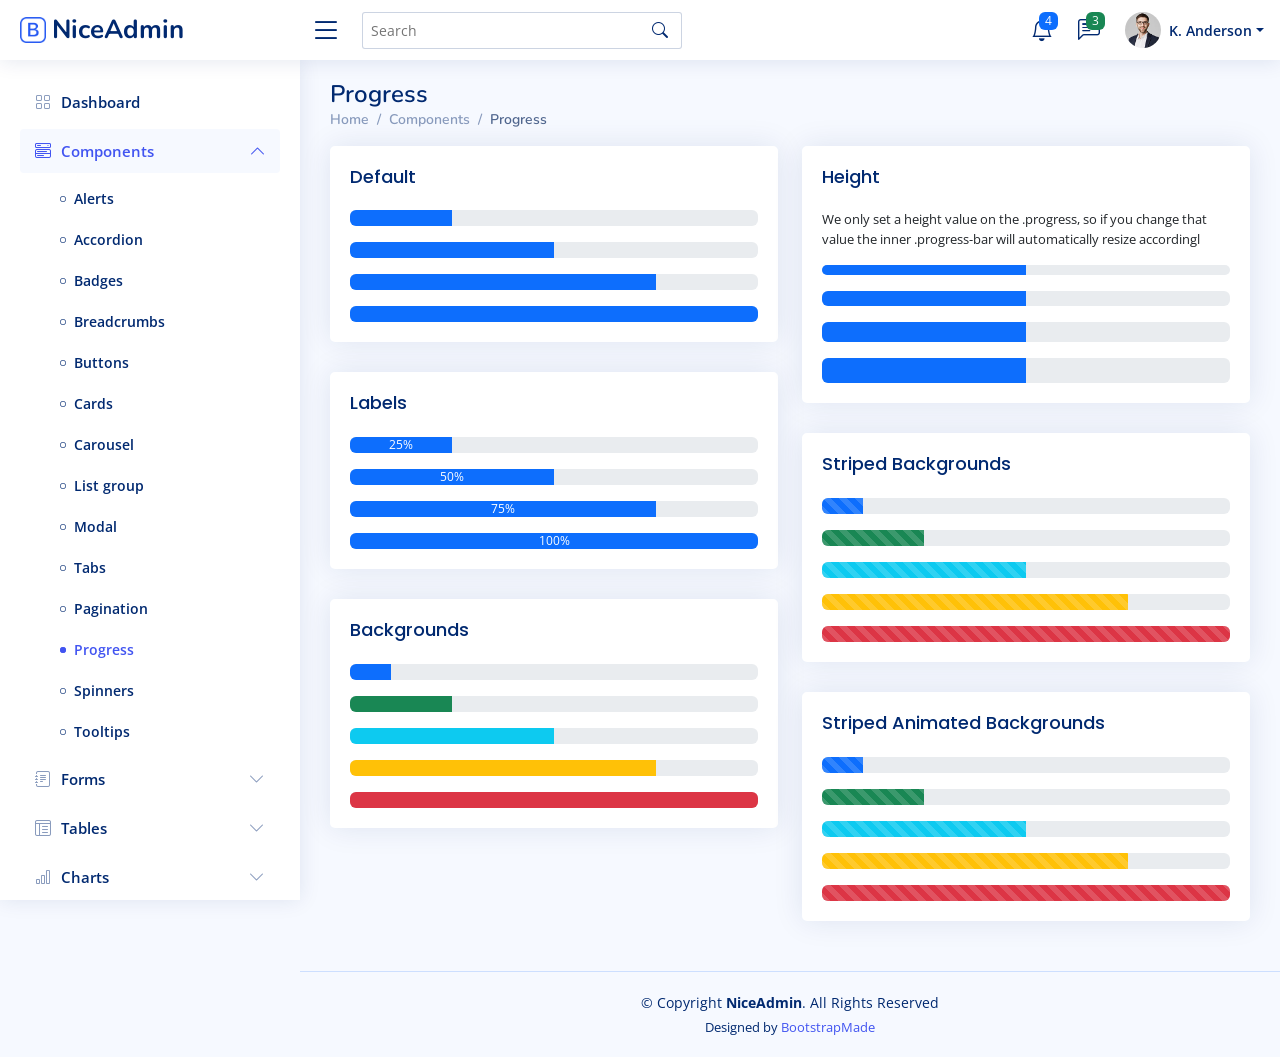
<file: components-progress.html>
<!DOCTYPE html>
<html lang="en">

<head>
  <meta charset="utf-8">
  <meta content="width=device-width, initial-scale=1.0" name="viewport">

  <title>Components / Progress - NiceAdmin Bootstrap Template</title>
  <meta content="" name="description">
  <meta content="" name="keywords">

  <!-- Favicons -->
  <link href="assets/img/favicon.png" rel="icon">
  <link href="assets/img/apple-touch-icon.png" rel="apple-touch-icon">

  <!-- Google Fonts -->
  <link href="https://fonts.gstatic.com" rel="preconnect">
  <link href="https://fonts.googleapis.com/css?family=Open+Sans:300,300i,400,400i,600,600i,700,700i|Nunito:300,300i,400,400i,600,600i,700,700i|Poppins:300,300i,400,400i,500,500i,600,600i,700,700i" rel="stylesheet">

  <!-- Vendor CSS Files -->
  <link href="assets/vendor/bootstrap/css/bootstrap.min.css" rel="stylesheet">
  <link href="assets/vendor/bootstrap-icons/bootstrap-icons.css" rel="stylesheet">
  <link href="assets/vendor/boxicons/css/boxicons.min.css" rel="stylesheet">
  <link href="assets/vendor/quill/quill.snow.css" rel="stylesheet">
  <link href="assets/vendor/quill/quill.bubble.css" rel="stylesheet">
  <link href="assets/vendor/remixicon/remixicon.css" rel="stylesheet">
  <link href="assets/vendor/simple-datatables/style.css" rel="stylesheet">

  <!-- Template Main CSS File -->
  <link href="assets/css/style.css" rel="stylesheet">

  <!-- =======================================================
  * Template Name: NiceAdmin
  * Updated: Sep 18 2023 with Bootstrap v5.3.2
  * Template URL: https://bootstrapmade.com/nice-admin-bootstrap-admin-html-template/
  * Author: BootstrapMade.com
  * License: https://bootstrapmade.com/license/
  ======================================================== -->
</head>

<body>

  <!-- ======= Header ======= -->
  <header id="header" class="header fixed-top d-flex align-items-center">

    <div class="d-flex align-items-center justify-content-between">
      <a href="index.html" class="logo d-flex align-items-center">
        <img src="assets/img/logo.png" alt="">
        <span class="d-none d-lg-block">NiceAdmin</span>
      </a>
      <i class="bi bi-list toggle-sidebar-btn"></i>
    </div><!-- End Logo -->

    <div class="search-bar">
      <form class="search-form d-flex align-items-center" method="POST" action="#">
        <input type="text" name="query" placeholder="Search" title="Enter search keyword">
        <button type="submit" title="Search"><i class="bi bi-search"></i></button>
      </form>
    </div><!-- End Search Bar -->

    <nav class="header-nav ms-auto">
      <ul class="d-flex align-items-center">

        <li class="nav-item d-block d-lg-none">
          <a class="nav-link nav-icon search-bar-toggle " href="#">
            <i class="bi bi-search"></i>
          </a>
        </li><!-- End Search Icon-->

        <li class="nav-item dropdown">

          <a class="nav-link nav-icon" href="#" data-bs-toggle="dropdown">
            <i class="bi bi-bell"></i>
            <span class="badge bg-primary badge-number">4</span>
          </a><!-- End Notification Icon -->

          <ul class="dropdown-menu dropdown-menu-end dropdown-menu-arrow notifications">
            <li class="dropdown-header">
              You have 4 new notifications
              <a href="#"><span class="badge rounded-pill bg-primary p-2 ms-2">View all</span></a>
            </li>
            <li>
              <hr class="dropdown-divider">
            </li>

            <li class="notification-item">
              <i class="bi bi-exclamation-circle text-warning"></i>
              <div>
                <h4>Lorem Ipsum</h4>
                <p>Quae dolorem earum veritatis oditseno</p>
                <p>30 min. ago</p>
              </div>
            </li>

            <li>
              <hr class="dropdown-divider">
            </li>

            <li class="notification-item">
              <i class="bi bi-x-circle text-danger"></i>
              <div>
                <h4>Atque rerum nesciunt</h4>
                <p>Quae dolorem earum veritatis oditseno</p>
                <p>1 hr. ago</p>
              </div>
            </li>

            <li>
              <hr class="dropdown-divider">
            </li>

            <li class="notification-item">
              <i class="bi bi-check-circle text-success"></i>
              <div>
                <h4>Sit rerum fuga</h4>
                <p>Quae dolorem earum veritatis oditseno</p>
                <p>2 hrs. ago</p>
              </div>
            </li>

            <li>
              <hr class="dropdown-divider">
            </li>

            <li class="notification-item">
              <i class="bi bi-info-circle text-primary"></i>
              <div>
                <h4>Dicta reprehenderit</h4>
                <p>Quae dolorem earum veritatis oditseno</p>
                <p>4 hrs. ago</p>
              </div>
            </li>

            <li>
              <hr class="dropdown-divider">
            </li>
            <li class="dropdown-footer">
              <a href="#">Show all notifications</a>
            </li>

          </ul><!-- End Notification Dropdown Items -->

        </li><!-- End Notification Nav -->

        <li class="nav-item dropdown">

          <a class="nav-link nav-icon" href="#" data-bs-toggle="dropdown">
            <i class="bi bi-chat-left-text"></i>
            <span class="badge bg-success badge-number">3</span>
          </a><!-- End Messages Icon -->

          <ul class="dropdown-menu dropdown-menu-end dropdown-menu-arrow messages">
            <li class="dropdown-header">
              You have 3 new messages
              <a href="#"><span class="badge rounded-pill bg-primary p-2 ms-2">View all</span></a>
            </li>
            <li>
              <hr class="dropdown-divider">
            </li>

            <li class="message-item">
              <a href="#">
                <img src="assets/img/messages-1.jpg" alt="" class="rounded-circle">
                <div>
                  <h4>Maria Hudson</h4>
                  <p>Velit asperiores et ducimus soluta repudiandae labore officia est ut...</p>
                  <p>4 hrs. ago</p>
                </div>
              </a>
            </li>
            <li>
              <hr class="dropdown-divider">
            </li>

            <li class="message-item">
              <a href="#">
                <img src="assets/img/messages-2.jpg" alt="" class="rounded-circle">
                <div>
                  <h4>Anna Nelson</h4>
                  <p>Velit asperiores et ducimus soluta repudiandae labore officia est ut...</p>
                  <p>6 hrs. ago</p>
                </div>
              </a>
            </li>
            <li>
              <hr class="dropdown-divider">
            </li>

            <li class="message-item">
              <a href="#">
                <img src="assets/img/messages-3.jpg" alt="" class="rounded-circle">
                <div>
                  <h4>David Muldon</h4>
                  <p>Velit asperiores et ducimus soluta repudiandae labore officia est ut...</p>
                  <p>8 hrs. ago</p>
                </div>
              </a>
            </li>
            <li>
              <hr class="dropdown-divider">
            </li>

            <li class="dropdown-footer">
              <a href="#">Show all messages</a>
            </li>

          </ul><!-- End Messages Dropdown Items -->

        </li><!-- End Messages Nav -->

        <li class="nav-item dropdown pe-3">

          <a class="nav-link nav-profile d-flex align-items-center pe-0" href="#" data-bs-toggle="dropdown">
            <img src="assets/img/profile-img.jpg" alt="Profile" class="rounded-circle">
            <span class="d-none d-md-block dropdown-toggle ps-2">K. Anderson</span>
          </a><!-- End Profile Iamge Icon -->

          <ul class="dropdown-menu dropdown-menu-end dropdown-menu-arrow profile">
            <li class="dropdown-header">
              <h6>Kevin Anderson</h6>
              <span>Web Designer</span>
            </li>
            <li>
              <hr class="dropdown-divider">
            </li>

            <li>
              <a class="dropdown-item d-flex align-items-center" href="users-profile.html">
                <i class="bi bi-person"></i>
                <span>My Profile</span>
              </a>
            </li>
            <li>
              <hr class="dropdown-divider">
            </li>

            <li>
              <a class="dropdown-item d-flex align-items-center" href="users-profile.html">
                <i class="bi bi-gear"></i>
                <span>Account Settings</span>
              </a>
            </li>
            <li>
              <hr class="dropdown-divider">
            </li>

            <li>
              <a class="dropdown-item d-flex align-items-center" href="pages-faq.html">
                <i class="bi bi-question-circle"></i>
                <span>Need Help?</span>
              </a>
            </li>
            <li>
              <hr class="dropdown-divider">
            </li>

            <li>
              <a class="dropdown-item d-flex align-items-center" href="#">
                <i class="bi bi-box-arrow-right"></i>
                <span>Sign Out</span>
              </a>
            </li>

          </ul><!-- End Profile Dropdown Items -->
        </li><!-- End Profile Nav -->

      </ul>
    </nav><!-- End Icons Navigation -->

  </header><!-- End Header -->

  <!-- ======= Sidebar ======= -->
  <aside id="sidebar" class="sidebar">

    <ul class="sidebar-nav" id="sidebar-nav">

      <li class="nav-item">
        <a class="nav-link collapsed" href="index.html">
          <i class="bi bi-grid"></i>
          <span>Dashboard</span>
        </a>
      </li><!-- End Dashboard Nav -->

      <li class="nav-item">
        <a class="nav-link " data-bs-target="#components-nav" data-bs-toggle="collapse" href="#">
          <i class="bi bi-menu-button-wide"></i><span>Components</span><i class="bi bi-chevron-down ms-auto"></i>
        </a>
        <ul id="components-nav" class="nav-content collapse show" data-bs-parent="#sidebar-nav">
          <li>
            <a href="components-alerts.html">
              <i class="bi bi-circle"></i><span>Alerts</span>
            </a>
          </li>
          <li>
            <a href="components-accordion.html">
              <i class="bi bi-circle"></i><span>Accordion</span>
            </a>
          </li>
          <li>
            <a href="components-badges.html">
              <i class="bi bi-circle"></i><span>Badges</span>
            </a>
          </li>
          <li>
            <a href="components-breadcrumbs.html">
              <i class="bi bi-circle"></i><span>Breadcrumbs</span>
            </a>
          </li>
          <li>
            <a href="components-buttons.html">
              <i class="bi bi-circle"></i><span>Buttons</span>
            </a>
          </li>
          <li>
            <a href="components-cards.html">
              <i class="bi bi-circle"></i><span>Cards</span>
            </a>
          </li>
          <li>
            <a href="components-carousel.html">
              <i class="bi bi-circle"></i><span>Carousel</span>
            </a>
          </li>
          <li>
            <a href="components-list-group.html">
              <i class="bi bi-circle"></i><span>List group</span>
            </a>
          </li>
          <li>
            <a href="components-modal.html">
              <i class="bi bi-circle"></i><span>Modal</span>
            </a>
          </li>
          <li>
            <a href="components-tabs.html">
              <i class="bi bi-circle"></i><span>Tabs</span>
            </a>
          </li>
          <li>
            <a href="components-pagination.html">
              <i class="bi bi-circle"></i><span>Pagination</span>
            </a>
          </li>
          <li>
            <a href="components-progress.html" class="active">
              <i class="bi bi-circle"></i><span>Progress</span>
            </a>
          </li>
          <li>
            <a href="components-spinners.html">
              <i class="bi bi-circle"></i><span>Spinners</span>
            </a>
          </li>
          <li>
            <a href="components-tooltips.html">
              <i class="bi bi-circle"></i><span>Tooltips</span>
            </a>
          </li>
        </ul>
      </li><!-- End Components Nav -->

      <li class="nav-item">
        <a class="nav-link collapsed" data-bs-target="#forms-nav" data-bs-toggle="collapse" href="#">
          <i class="bi bi-journal-text"></i><span>Forms</span><i class="bi bi-chevron-down ms-auto"></i>
        </a>
        <ul id="forms-nav" class="nav-content collapse " data-bs-parent="#sidebar-nav">
          <li>
            <a href="forms-elements.html">
              <i class="bi bi-circle"></i><span>Form Elements</span>
            </a>
          </li>
          <li>
            <a href="forms-layouts.html">
              <i class="bi bi-circle"></i><span>Form Layouts</span>
            </a>
          </li>
          <li>
            <a href="forms-editors.html">
              <i class="bi bi-circle"></i><span>Form Editors</span>
            </a>
          </li>
          <li>
            <a href="forms-validation.html">
              <i class="bi bi-circle"></i><span>Form Validation</span>
            </a>
          </li>
        </ul>
      </li><!-- End Forms Nav -->

      <li class="nav-item">
        <a class="nav-link collapsed" data-bs-target="#tables-nav" data-bs-toggle="collapse" href="#">
          <i class="bi bi-layout-text-window-reverse"></i><span>Tables</span><i class="bi bi-chevron-down ms-auto"></i>
        </a>
        <ul id="tables-nav" class="nav-content collapse " data-bs-parent="#sidebar-nav">
          <li>
            <a href="tables-general.html">
              <i class="bi bi-circle"></i><span>General Tables</span>
            </a>
          </li>
          <li>
            <a href="tables-data.html">
              <i class="bi bi-circle"></i><span>Data Tables</span>
            </a>
          </li>
        </ul>
      </li><!-- End Tables Nav -->

      <li class="nav-item">
        <a class="nav-link collapsed" data-bs-target="#charts-nav" data-bs-toggle="collapse" href="#">
          <i class="bi bi-bar-chart"></i><span>Charts</span><i class="bi bi-chevron-down ms-auto"></i>
        </a>
        <ul id="charts-nav" class="nav-content collapse " data-bs-parent="#sidebar-nav">
          <li>
            <a href="charts-chartjs.html">
              <i class="bi bi-circle"></i><span>Chart.js</span>
            </a>
          </li>
          <li>
            <a href="charts-apexcharts.html">
              <i class="bi bi-circle"></i><span>ApexCharts</span>
            </a>
          </li>
          <li>
            <a href="charts-echarts.html">
              <i class="bi bi-circle"></i><span>ECharts</span>
            </a>
          </li>
        </ul>
      </li><!-- End Charts Nav -->

      <li class="nav-item">
        <a class="nav-link collapsed" data-bs-target="#icons-nav" data-bs-toggle="collapse" href="#">
          <i class="bi bi-gem"></i><span>Icons</span><i class="bi bi-chevron-down ms-auto"></i>
        </a>
        <ul id="icons-nav" class="nav-content collapse " data-bs-parent="#sidebar-nav">
          <li>
            <a href="icons-bootstrap.html">
              <i class="bi bi-circle"></i><span>Bootstrap Icons</span>
            </a>
          </li>
          <li>
            <a href="icons-remix.html">
              <i class="bi bi-circle"></i><span>Remix Icons</span>
            </a>
          </li>
          <li>
            <a href="icons-boxicons.html">
              <i class="bi bi-circle"></i><span>Boxicons</span>
            </a>
          </li>
        </ul>
      </li><!-- End Icons Nav -->

      <li class="nav-heading">Pages</li>

      <li class="nav-item">
        <a class="nav-link collapsed" href="users-profile.html">
          <i class="bi bi-person"></i>
          <span>Profile</span>
        </a>
      </li><!-- End Profile Page Nav -->

      <li class="nav-item">
        <a class="nav-link collapsed" href="pages-faq.html">
          <i class="bi bi-question-circle"></i>
          <span>F.A.Q</span>
        </a>
      </li><!-- End F.A.Q Page Nav -->

      <li class="nav-item">
        <a class="nav-link collapsed" href="pages-contact.html">
          <i class="bi bi-envelope"></i>
          <span>Contact</span>
        </a>
      </li><!-- End Contact Page Nav -->

      <li class="nav-item">
        <a class="nav-link collapsed" href="pages-register.html">
          <i class="bi bi-card-list"></i>
          <span>Register</span>
        </a>
      </li><!-- End Register Page Nav -->

      <li class="nav-item">
        <a class="nav-link collapsed" href="pages-login.html">
          <i class="bi bi-box-arrow-in-right"></i>
          <span>Login</span>
        </a>
      </li><!-- End Login Page Nav -->

      <li class="nav-item">
        <a class="nav-link collapsed" href="pages-error-404.html">
          <i class="bi bi-dash-circle"></i>
          <span>Error 404</span>
        </a>
      </li><!-- End Error 404 Page Nav -->

      <li class="nav-item">
        <a class="nav-link collapsed" href="pages-blank.html">
          <i class="bi bi-file-earmark"></i>
          <span>Blank</span>
        </a>
      </li><!-- End Blank Page Nav -->

    </ul>

  </aside><!-- End Sidebar-->

  <main id="main" class="main">

    <div class="pagetitle">
      <h1>Progress</h1>
      <nav>
        <ol class="breadcrumb">
          <li class="breadcrumb-item"><a href="index.html">Home</a></li>
          <li class="breadcrumb-item">Components</li>
          <li class="breadcrumb-item active">Progress</li>
        </ol>
      </nav>
    </div><!-- End Page Title -->

    <section class="section">
      <div class="row">
        <div class="col-lg-6">

          <div class="card">
            <div class="card-body">
              <h5 class="card-title">Default</h5>

              <!-- Default Progress Bars-->
              <div class="progress">
                <div class="progress-bar" role="progressbar" style="width: 25%" aria-valuenow="25" aria-valuemin="0" aria-valuemax="100"></div>
              </div>
              <div class="progress mt-3">
                <div class="progress-bar" role="progressbar" style="width: 50%" aria-valuenow="50" aria-valuemin="0" aria-valuemax="100"></div>
              </div>
              <div class="progress mt-3">
                <div class="progress-bar" role="progressbar" style="width: 75%" aria-valuenow="75" aria-valuemin="0" aria-valuemax="100"></div>
              </div>
              <div class="progress mt-3">
                <div class="progress-bar" role="progressbar" style="width: 100%" aria-valuenow="100" aria-valuemin="0" aria-valuemax="100"></div>
              </div><!-- End Default Progress Bars-->

            </div>
          </div>

          <div class="card">
            <div class="card-body">
              <h5 class="card-title">Labels</h5>

              <!-- Progress Bars with labels-->
              <div class="progress">
                <div class="progress-bar" role="progressbar" style="width: 25%" aria-valuenow="25" aria-valuemin="0" aria-valuemax="100">25%</div>
              </div>
              <div class="progress mt-3">
                <div class="progress-bar" role="progressbar" style="width: 50%" aria-valuenow="50" aria-valuemin="0" aria-valuemax="100">50%</div>
              </div>
              <div class="progress mt-3">
                <div class="progress-bar" role="progressbar" style="width: 75%" aria-valuenow="75" aria-valuemin="0" aria-valuemax="100">75%</div>
              </div>
              <div class="progress mt-3">
                <div class="progress-bar" role="progressbar" style="width: 100%" aria-valuenow="100" aria-valuemin="0" aria-valuemax="100">100%</div>
              </div><!-- End Progress Bars with labels -->

            </div>
          </div>

          <div class="card">
            <div class="card-body">
              <h5 class="card-title">Backgrounds</h5>

              <!-- Progress Bars with Backgrounds-->
              <div class="progress">
                <div class="progress-bar" role="progressbar" style="width: 10%" aria-valuenow="10" aria-valuemin="0" aria-valuemax="100"></div>
              </div>
              <div class="progress mt-3">
                <div class="progress-bar bg-success" role="progressbar" style="width: 25%" aria-valuenow="25" aria-valuemin="0" aria-valuemax="100"></div>
              </div>
              <div class="progress mt-3">
                <div class="progress-bar bg-info" role="progressbar" style="width: 50%" aria-valuenow="50" aria-valuemin="0" aria-valuemax="100"></div>
              </div>
              <div class="progress mt-3">
                <div class="progress-bar bg-warning" role="progressbar" style="width: 75%" aria-valuenow="75" aria-valuemin="0" aria-valuemax="100"></div>
              </div>
              <div class="progress mt-3">
                <div class="progress-bar bg-danger" role="progressbar" style="width: 100%" aria-valuenow="100" aria-valuemin="0" aria-valuemax="100"></div>
              </div><!-- End Progress Bars with Backgrounds -->

            </div>
          </div>

        </div>

        <div class="col-lg-6">

          <div class="card">
            <div class="card-body">
              <h5 class="card-title">Height</h5>
              <p>We only set a height value on the .progress, so if you change that value the inner .progress-bar will automatically resize accordingl</p>

              <!-- Progress Bars with heights-->
              <div class="progress" style="height: 10px;">
                <div class="progress-bar" role="progressbar" style="width: 50%" aria-valuenow="50" aria-valuemin="0" aria-valuemax="100"></div>
              </div>
              <div class="progress mt-3" style="height: 15px;">
                <div class="progress-bar" role="progressbar" style="width: 50%" aria-valuenow="50" aria-valuemin="0" aria-valuemax="100"></div>
              </div>
              <div class="progress mt-3" style="height: 20px;">
                <div class="progress-bar" role="progressbar" style="width: 50%" aria-valuenow="50" aria-valuemin="0" aria-valuemax="100"></div>
              </div>
              <div class="progress mt-3" style="height: 25px;">
                <div class="progress-bar" role="progressbar" style="width: 50%" aria-valuenow="50" aria-valuemin="0" aria-valuemax="100"></div>
              </div><!-- End Progress Bars with heights -->

            </div>
          </div>

          <div class="card">
            <div class="card-body">
              <h5 class="card-title">Striped Backgrounds</h5>

              <!-- Progress Bars with Striped Backgrounds-->
              <div class="progress">
                <div class="progress-bar progress-bar-striped" role="progressbar" style="width: 10%" aria-valuenow="10" aria-valuemin="0" aria-valuemax="100"></div>
              </div>
              <div class="progress mt-3">
                <div class="progress-bar progress-bar-striped bg-success" role="progressbar" style="width: 25%" aria-valuenow="25" aria-valuemin="0" aria-valuemax="100"></div>
              </div>
              <div class="progress mt-3">
                <div class="progress-bar progress-bar-striped bg-info" role="progressbar" style="width: 50%" aria-valuenow="50" aria-valuemin="0" aria-valuemax="100"></div>
              </div>
              <div class="progress mt-3">
                <div class="progress-bar progress-bar-striped bg-warning" role="progressbar" style="width: 75%" aria-valuenow="75" aria-valuemin="0" aria-valuemax="100"></div>
              </div>
              <div class="progress mt-3">
                <div class="progress-bar progress-bar-striped bg-danger" role="progressbar" style="width: 100%" aria-valuenow="100" aria-valuemin="0" aria-valuemax="100"></div>
              </div><!-- End Progress Bars with Striped Backgrounds -->

            </div>
          </div>

          <div class="card">
            <div class="card-body">
              <h5 class="card-title">Striped Animated Backgrounds</h5>

              <!-- Progress Bars with Striped Backgrounds-->
              <div class="progress">
                <div class="progress-bar progress-bar-striped progress-bar-animated" role="progressbar" style="width: 10%" aria-valuenow="10" aria-valuemin="0" aria-valuemax="100"></div>
              </div>
              <div class="progress mt-3">
                <div class="progress-bar progress-bar-striped bg-success progress-bar-animated" role="progressbar" style="width: 25%" aria-valuenow="25" aria-valuemin="0" aria-valuemax="100"></div>
              </div>
              <div class="progress mt-3">
                <div class="progress-bar progress-bar-striped bg-info progress-bar-animated" role="progressbar" style="width: 50%" aria-valuenow="50" aria-valuemin="0" aria-valuemax="100"></div>
              </div>
              <div class="progress mt-3">
                <div class="progress-bar progress-bar-striped bg-warning progress-bar-animated" role="progressbar" style="width: 75%" aria-valuenow="75" aria-valuemin="0" aria-valuemax="100"></div>
              </div>
              <div class="progress mt-3">
                <div class="progress-bar progress-bar-striped bg-danger progress-bar-animated" role="progressbar" style="width: 100%" aria-valuenow="100" aria-valuemin="0" aria-valuemax="100"></div>
              </div><!-- End Progress Bars with Striped Animated Backgrounds -->

            </div>
          </div>

        </div>
      </div>
    </section>

  </main><!-- End #main -->

  <!-- ======= Footer ======= -->
  <footer id="footer" class="footer">
    <div class="copyright">
      &copy; Copyright <strong><span>NiceAdmin</span></strong>. All Rights Reserved
    </div>
    <div class="credits">
      <!-- All the links in the footer should remain intact. -->
      <!-- You can delete the links only if you purchased the pro version. -->
      <!-- Licensing information: https://bootstrapmade.com/license/ -->
      <!-- Purchase the pro version with working PHP/AJAX contact form: https://bootstrapmade.com/nice-admin-bootstrap-admin-html-template/ -->
      Designed by <a href="https://bootstrapmade.com/">BootstrapMade</a>
    </div>
  </footer><!-- End Footer -->

  <a href="#" class="back-to-top d-flex align-items-center justify-content-center"><i class="bi bi-arrow-up-short"></i></a>

  <!-- Vendor JS Files -->
  <script src="assets/vendor/apexcharts/apexcharts.min.js"></script>
  <script src="assets/vendor/bootstrap/js/bootstrap.bundle.min.js"></script>
  <script src="assets/vendor/chart.js/chart.umd.js"></script>
  <script src="assets/vendor/echarts/echarts.min.js"></script>
  <script src="assets/vendor/quill/quill.min.js"></script>
  <script src="assets/vendor/simple-datatables/simple-datatables.js"></script>
  <script src="assets/vendor/tinymce/tinymce.min.js"></script>
  <script src="assets/vendor/php-email-form/validate.js"></script>

  <!-- Template Main JS File -->
  <script src="assets/js/main.js"></script>

</body>

</html>
</file>
<file: assets/vendor/quill/quill.snow.css>
/*!
 * Quill Editor v1.3.7
 * https://quilljs.com/
 * Copyright (c) 2014, Jason Chen
 * Copyright (c) 2013, salesforce.com
 */
.ql-container {
  box-sizing: border-box;
  font-family: Helvetica, Arial, sans-serif;
  font-size: 13px;
  height: 100%;
  margin: 0px;
  position: relative;
}
.ql-container.ql-disabled .ql-tooltip {
  visibility: hidden;
}
.ql-container.ql-disabled .ql-editor ul[data-checked] > li::before {
  pointer-events: none;
}
.ql-clipboard {
  left: -100000px;
  height: 1px;
  overflow-y: hidden;
  position: absolute;
  top: 50%;
}
.ql-clipboard p {
  margin: 0;
  padding: 0;
}
.ql-editor {
  box-sizing: border-box;
  line-height: 1.42;
  height: 100%;
  outline: none;
  overflow-y: auto;
  padding: 12px 15px;
  tab-size: 4;
  -moz-tab-size: 4;
  text-align: left;
  white-space: pre-wrap;
  word-wrap: break-word;
}
.ql-editor > * {
  cursor: text;
}
.ql-editor p,
.ql-editor ol,
.ql-editor ul,
.ql-editor pre,
.ql-editor blockquote,
.ql-editor h1,
.ql-editor h2,
.ql-editor h3,
.ql-editor h4,
.ql-editor h5,
.ql-editor h6 {
  margin: 0;
  padding: 0;
  counter-reset: list-1 list-2 list-3 list-4 list-5 list-6 list-7 list-8 list-9;
}
.ql-editor ol,
.ql-editor ul {
  padding-left: 1.5em;
}
.ql-editor ol > li,
.ql-editor ul > li {
  list-style-type: none;
}
.ql-editor ul > li::before {
  content: '\2022';
}
.ql-editor ul[data-checked=true],
.ql-editor ul[data-checked=false] {
  pointer-events: none;
}
.ql-editor ul[data-checked=true] > li *,
.ql-editor ul[data-checked=false] > li * {
  pointer-events: all;
}
.ql-editor ul[data-checked=true] > li::before,
.ql-editor ul[data-checked=false] > li::before {
  color: #777;
  cursor: pointer;
  pointer-events: all;
}
.ql-editor ul[data-checked=true] > li::before {
  content: '\2611';
}
.ql-editor ul[data-checked=false] > li::before {
  content: '\2610';
}
.ql-editor li::before {
  display: inline-block;
  white-space: nowrap;
  width: 1.2em;
}
.ql-editor li:not(.ql-direction-rtl)::before {
  margin-left: -1.5em;
  margin-right: 0.3em;
  text-align: right;
}
.ql-editor li.ql-direction-rtl::before {
  margin-left: 0.3em;
  margin-right: -1.5em;
}
.ql-editor ol li:not(.ql-direction-rtl),
.ql-editor ul li:not(.ql-direction-rtl) {
  padding-left: 1.5em;
}
.ql-editor ol li.ql-direction-rtl,
.ql-editor ul li.ql-direction-rtl {
  padding-right: 1.5em;
}
.ql-editor ol li {
  counter-reset: list-1 list-2 list-3 list-4 list-5 list-6 list-7 list-8 list-9;
  counter-increment: list-0;
}
.ql-editor ol li:before {
  content: counter(list-0, decimal) '. ';
}
.ql-editor ol li.ql-indent-1 {
  counter-increment: list-1;
}
.ql-editor ol li.ql-indent-1:before {
  content: counter(list-1, lower-alpha) '. ';
}
.ql-editor ol li.ql-indent-1 {
  counter-reset: list-2 list-3 list-4 list-5 list-6 list-7 list-8 list-9;
}
.ql-editor ol li.ql-indent-2 {
  counter-increment: list-2;
}
.ql-editor ol li.ql-indent-2:before {
  content: counter(list-2, lower-roman) '. ';
}
.ql-editor ol li.ql-indent-2 {
  counter-reset: list-3 list-4 list-5 list-6 list-7 list-8 list-9;
}
.ql-editor ol li.ql-indent-3 {
  counter-increment: list-3;
}
.ql-editor ol li.ql-indent-3:before {
  content: counter(list-3, decimal) '. ';
}
.ql-editor ol li.ql-indent-3 {
  counter-reset: list-4 list-5 list-6 list-7 list-8 list-9;
}
.ql-editor ol li.ql-indent-4 {
  counter-increment: list-4;
}
.ql-editor ol li.ql-indent-4:before {
  content: counter(list-4, lower-alpha) '. ';
}
.ql-editor ol li.ql-indent-4 {
  counter-reset: list-5 list-6 list-7 list-8 list-9;
}
.ql-editor ol li.ql-indent-5 {
  counter-increment: list-5;
}
.ql-editor ol li.ql-indent-5:before {
  content: counter(list-5, lower-roman) '. ';
}
.ql-editor ol li.ql-indent-5 {
  counter-reset: list-6 list-7 list-8 list-9;
}
.ql-editor ol li.ql-indent-6 {
  counter-increment: list-6;
}
.ql-editor ol li.ql-indent-6:before {
  content: counter(list-6, decimal) '. ';
}
.ql-editor ol li.ql-indent-6 {
  counter-reset: list-7 list-8 list-9;
}
.ql-editor ol li.ql-indent-7 {
  counter-increment: list-7;
}
.ql-editor ol li.ql-indent-7:before {
  content: counter(list-7, lower-alpha) '. ';
}
.ql-editor ol li.ql-indent-7 {
  counter-reset: list-8 list-9;
}
.ql-editor ol li.ql-indent-8 {
  counter-increment: list-8;
}
.ql-editor ol li.ql-indent-8:before {
  content: counter(list-8, lower-roman) '. ';
}
.ql-editor ol li.ql-indent-8 {
  counter-reset: list-9;
}
.ql-editor ol li.ql-indent-9 {
  counter-increment: list-9;
}
.ql-editor ol li.ql-indent-9:before {
  content: counter(list-9, decimal) '. ';
}
.ql-editor .ql-indent-1:not(.ql-direction-rtl) {
  padding-left: 3em;
}
.ql-editor li.ql-indent-1:not(.ql-direction-rtl) {
  padding-left: 4.5em;
}
.ql-editor .ql-indent-1.ql-direction-rtl.ql-align-right {
  padding-right: 3em;
}
.ql-editor li.ql-indent-1.ql-direction-rtl.ql-align-right {
  padding-right: 4.5em;
}
.ql-editor .ql-indent-2:not(.ql-direction-rtl) {
  padding-left: 6em;
}
.ql-editor li.ql-indent-2:not(.ql-direction-rtl) {
  padding-left: 7.5em;
}
.ql-editor .ql-indent-2.ql-direction-rtl.ql-align-right {
  padding-right: 6em;
}
.ql-editor li.ql-indent-2.ql-direction-rtl.ql-align-right {
  padding-right: 7.5em;
}
.ql-editor .ql-indent-3:not(.ql-direction-rtl) {
  padding-left: 9em;
}
.ql-editor li.ql-indent-3:not(.ql-direction-rtl) {
  padding-left: 10.5em;
}
.ql-editor .ql-indent-3.ql-direction-rtl.ql-align-right {
  padding-right: 9em;
}
.ql-editor li.ql-indent-3.ql-direction-rtl.ql-align-right {
  padding-right: 10.5em;
}
.ql-editor .ql-indent-4:not(.ql-direction-rtl) {
  padding-left: 12em;
}
.ql-editor li.ql-indent-4:not(.ql-direction-rtl) {
  padding-left: 13.5em;
}
.ql-editor .ql-indent-4.ql-direction-rtl.ql-align-right {
  padding-right: 12em;
}
.ql-editor li.ql-indent-4.ql-direction-rtl.ql-align-right {
  padding-right: 13.5em;
}
.ql-editor .ql-indent-5:not(.ql-direction-rtl) {
  padding-left: 15em;
}
.ql-editor li.ql-indent-5:not(.ql-direction-rtl) {
  padding-left: 16.5em;
}
.ql-editor .ql-indent-5.ql-direction-rtl.ql-align-right {
  padding-right: 15em;
}
.ql-editor li.ql-indent-5.ql-direction-rtl.ql-align-right {
  padding-right: 16.5em;
}
.ql-editor .ql-indent-6:not(.ql-direction-rtl) {
  padding-left: 18em;
}
.ql-editor li.ql-indent-6:not(.ql-direction-rtl) {
  padding-left: 19.5em;
}
.ql-editor .ql-indent-6.ql-direction-rtl.ql-align-right {
  padding-right: 18em;
}
.ql-editor li.ql-indent-6.ql-direction-rtl.ql-align-right {
  padding-right: 19.5em;
}
.ql-editor .ql-indent-7:not(.ql-direction-rtl) {
  padding-left: 21em;
}
.ql-editor li.ql-indent-7:not(.ql-direction-rtl) {
  padding-left: 22.5em;
}
.ql-editor .ql-indent-7.ql-direction-rtl.ql-align-right {
  padding-right: 21em;
}
.ql-editor li.ql-indent-7.ql-direction-rtl.ql-align-right {
  padding-right: 22.5em;
}
.ql-editor .ql-indent-8:not(.ql-direction-rtl) {
  padding-left: 24em;
}
.ql-editor li.ql-indent-8:not(.ql-direction-rtl) {
  padding-left: 25.5em;
}
.ql-editor .ql-indent-8.ql-direction-rtl.ql-align-right {
  padding-right: 24em;
}
.ql-editor li.ql-indent-8.ql-direction-rtl.ql-align-right {
  padding-right: 25.5em;
}
.ql-editor .ql-indent-9:not(.ql-direction-rtl) {
  padding-left: 27em;
}
.ql-editor li.ql-indent-9:not(.ql-direction-rtl) {
  padding-left: 28.5em;
}
.ql-editor .ql-indent-9.ql-direction-rtl.ql-align-right {
  padding-right: 27em;
}
.ql-editor li.ql-indent-9.ql-direction-rtl.ql-align-right {
  padding-right: 28.5em;
}
.ql-editor .ql-video {
  display: block;
  max-width: 100%;
}
.ql-editor .ql-video.ql-align-center {
  margin: 0 auto;
}
.ql-editor .ql-video.ql-align-right {
  margin: 0 0 0 auto;
}
.ql-editor .ql-bg-black {
  background-color: #000;
}
.ql-editor .ql-bg-red {
  background-color: #e60000;
}
.ql-editor .ql-bg-orange {
  background-color: #f90;
}
.ql-editor .ql-bg-yellow {
  background-color: #ff0;
}
.ql-editor .ql-bg-green {
  background-color: #008a00;
}
.ql-editor .ql-bg-blue {
  background-color: #06c;
}
.ql-editor .ql-bg-purple {
  background-color: #93f;
}
.ql-editor .ql-color-white {
  color: #fff;
}
.ql-editor .ql-color-red {
  color: #e60000;
}
.ql-editor .ql-color-orange {
  color: #f90;
}
.ql-editor .ql-color-yellow {
  color: #ff0;
}
.ql-editor .ql-color-green {
  color: #008a00;
}
.ql-editor .ql-color-blue {
  color: #06c;
}
.ql-editor .ql-color-purple {
  color: #93f;
}
.ql-editor .ql-font-serif {
  font-family: Georgia, Times New Roman, serif;
}
.ql-editor .ql-font-monospace {
  font-family: Monaco, Courier New, monospace;
}
.ql-editor .ql-size-small {
  font-size: 0.75em;
}
.ql-editor .ql-size-large {
  font-size: 1.5em;
}
.ql-editor .ql-size-huge {
  font-size: 2.5em;
}
.ql-editor .ql-direction-rtl {
  direction: rtl;
  text-align: inherit;
}
.ql-editor .ql-align-center {
  text-align: center;
}
.ql-editor .ql-align-justify {
  text-align: justify;
}
.ql-editor .ql-align-right {
  text-align: right;
}
.ql-editor.ql-blank::before {
  color: rgba(0,0,0,0.6);
  content: attr(data-placeholder);
  font-style: italic;
  left: 15px;
  pointer-events: none;
  position: absolute;
  right: 15px;
}
.ql-snow.ql-toolbar:after,
.ql-snow .ql-toolbar:after {
  clear: both;
  content: '';
  display: table;
}
.ql-snow.ql-toolbar button,
.ql-snow .ql-toolbar button {
  background: none;
  border: none;
  cursor: pointer;
  display: inline-block;
  float: left;
  height: 24px;
  padding: 3px 5px;
  width: 28px;
}
.ql-snow.ql-toolbar button svg,
.ql-snow .ql-toolbar button svg {
  float: left;
  height: 100%;
}
.ql-snow.ql-toolbar button:active:hover,
.ql-snow .ql-toolbar button:active:hover {
  outline: none;
}
.ql-snow.ql-toolbar input.ql-image[type=file],
.ql-snow .ql-toolbar input.ql-image[type=file] {
  display: none;
}
.ql-snow.ql-toolbar button:hover,
.ql-snow .ql-toolbar button:hover,
.ql-snow.ql-toolbar button:focus,
.ql-snow .ql-toolbar button:focus,
.ql-snow.ql-toolbar button.ql-active,
.ql-snow .ql-toolbar button.ql-active,
.ql-snow.ql-toolbar .ql-picker-label:hover,
.ql-snow .ql-toolbar .ql-picker-label:hover,
.ql-snow.ql-toolbar .ql-picker-label.ql-active,
.ql-snow .ql-toolbar .ql-picker-label.ql-active,
.ql-snow.ql-toolbar .ql-picker-item:hover,
.ql-snow .ql-toolbar .ql-picker-item:hover,
.ql-snow.ql-toolbar .ql-picker-item.ql-selected,
.ql-snow .ql-toolbar .ql-picker-item.ql-selected {
  color: #06c;
}
.ql-snow.ql-toolbar button:hover .ql-fill,
.ql-snow .ql-toolbar button:hover .ql-fill,
.ql-snow.ql-toolbar button:focus .ql-fill,
.ql-snow .ql-toolbar button:focus .ql-fill,
.ql-snow.ql-toolbar button.ql-active .ql-fill,
.ql-snow .ql-toolbar button.ql-active .ql-fill,
.ql-snow.ql-toolbar .ql-picker-label:hover .ql-fill,
.ql-snow .ql-toolbar .ql-picker-label:hover .ql-fill,
.ql-snow.ql-toolbar .ql-picker-label.ql-active .ql-fill,
.ql-snow .ql-toolbar .ql-picker-label.ql-active .ql-fill,
.ql-snow.ql-toolbar .ql-picker-item:hover .ql-fill,
.ql-snow .ql-toolbar .ql-picker-item:hover .ql-fill,
.ql-snow.ql-toolbar .ql-picker-item.ql-selected .ql-fill,
.ql-snow .ql-toolbar .ql-picker-item.ql-selected .ql-fill,
.ql-snow.ql-toolbar button:hover .ql-stroke.ql-fill,
.ql-snow .ql-toolbar button:hover .ql-stroke.ql-fill,
.ql-snow.ql-toolbar button:focus .ql-stroke.ql-fill,
.ql-snow .ql-toolbar button:focus .ql-stroke.ql-fill,
.ql-snow.ql-toolbar button.ql-active .ql-stroke.ql-fill,
.ql-snow .ql-toolbar button.ql-active .ql-stroke.ql-fill,
.ql-snow.ql-toolbar .ql-picker-label:hover .ql-stroke.ql-fill,
.ql-snow .ql-toolbar .ql-picker-label:hover .ql-stroke.ql-fill,
.ql-snow.ql-toolbar .ql-picker-label.ql-active .ql-stroke.ql-fill,
.ql-snow .ql-toolbar .ql-picker-label.ql-active .ql-stroke.ql-fill,
.ql-snow.ql-toolbar .ql-picker-item:hover .ql-stroke.ql-fill,
.ql-snow .ql-toolbar .ql-picker-item:hover .ql-stroke.ql-fill,
.ql-snow.ql-toolbar .ql-picker-item.ql-selected .ql-stroke.ql-fill,
.ql-snow .ql-toolbar .ql-picker-item.ql-selected .ql-stroke.ql-fill {
  fill: #06c;
}
.ql-snow.ql-toolbar button:hover .ql-stroke,
.ql-snow .ql-toolbar button:hover .ql-stroke,
.ql-snow.ql-toolbar button:focus .ql-stroke,
.ql-snow .ql-toolbar button:focus .ql-stroke,
.ql-snow.ql-toolbar button.ql-active .ql-stroke,
.ql-snow .ql-toolbar button.ql-active .ql-stroke,
.ql-snow.ql-toolbar .ql-picker-label:hover .ql-stroke,
.ql-snow .ql-toolbar .ql-picker-label:hover .ql-stroke,
.ql-snow.ql-toolbar .ql-picker-label.ql-active .ql-stroke,
.ql-snow .ql-toolbar .ql-picker-label.ql-active .ql-stroke,
.ql-snow.ql-toolbar .ql-picker-item:hover .ql-stroke,
.ql-snow .ql-toolbar .ql-picker-item:hover .ql-stroke,
.ql-snow.ql-toolbar .ql-picker-item.ql-selected .ql-stroke,
.ql-snow .ql-toolbar .ql-picker-item.ql-selected .ql-stroke,
.ql-snow.ql-toolbar button:hover .ql-stroke-miter,
.ql-snow .ql-toolbar button:hover .ql-stroke-miter,
.ql-snow.ql-toolbar button:focus .ql-stroke-miter,
.ql-snow .ql-toolbar button:focus .ql-stroke-miter,
.ql-snow.ql-toolbar button.ql-active .ql-stroke-miter,
.ql-snow .ql-toolbar button.ql-active .ql-stroke-miter,
.ql-snow.ql-toolbar .ql-picker-label:hover .ql-stroke-miter,
.ql-snow .ql-toolbar .ql-picker-label:hover .ql-stroke-miter,
.ql-snow.ql-toolbar .ql-picker-label.ql-active .ql-stroke-miter,
.ql-snow .ql-toolbar .ql-picker-label.ql-active .ql-stroke-miter,
.ql-snow.ql-toolbar .ql-picker-item:hover .ql-stroke-miter,
.ql-snow .ql-toolbar .ql-picker-item:hover .ql-stroke-miter,
.ql-snow.ql-toolbar .ql-picker-item.ql-selected .ql-stroke-miter,
.ql-snow .ql-toolbar .ql-picker-item.ql-selected .ql-stroke-miter {
  stroke: #06c;
}
@media (pointer: coarse) {
  .ql-snow.ql-toolbar button:hover:not(.ql-active),
  .ql-snow .ql-toolbar button:hover:not(.ql-active) {
    color: #444;
  }
  .ql-snow.ql-toolbar button:hover:not(.ql-active) .ql-fill,
  .ql-snow .ql-toolbar button:hover:not(.ql-active) .ql-fill,
  .ql-snow.ql-toolbar button:hover:not(.ql-active) .ql-stroke.ql-fill,
  .ql-snow .ql-toolbar button:hover:not(.ql-active) .ql-stroke.ql-fill {
    fill: #444;
  }
  .ql-snow.ql-toolbar button:hover:not(.ql-active) .ql-stroke,
  .ql-snow .ql-toolbar button:hover:not(.ql-active) .ql-stroke,
  .ql-snow.ql-toolbar button:hover:not(.ql-active) .ql-stroke-miter,
  .ql-snow .ql-toolbar button:hover:not(.ql-active) .ql-stroke-miter {
    stroke: #444;
  }
}
.ql-snow {
  box-sizing: border-box;
}
.ql-snow * {
  box-sizing: border-box;
}
.ql-snow .ql-hidden {
  display: none;
}
.ql-snow .ql-out-bottom,
.ql-snow .ql-out-top {
  visibility: hidden;
}
.ql-snow .ql-tooltip {
  position: absolute;
  transform: translateY(10px);
}
.ql-snow .ql-tooltip a {
  cursor: pointer;
  text-decoration: none;
}
.ql-snow .ql-tooltip.ql-flip {
  transform: translateY(-10px);
}
.ql-snow .ql-formats {
  display: inline-block;
  vertical-align: middle;
}
.ql-snow .ql-formats:after {
  clear: both;
  content: '';
  display: table;
}
.ql-snow .ql-stroke {
  fill: none;
  stroke: #444;
  stroke-linecap: round;
  stroke-linejoin: round;
  stroke-width: 2;
}
.ql-snow .ql-stroke-miter {
  fill: none;
  stroke: #444;
  stroke-miterlimit: 10;
  stroke-width: 2;
}
.ql-snow .ql-fill,
.ql-snow .ql-stroke.ql-fill {
  fill: #444;
}
.ql-snow .ql-empty {
  fill: none;
}
.ql-snow .ql-even {
  fill-rule: evenodd;
}
.ql-snow .ql-thin,
.ql-snow .ql-stroke.ql-thin {
  stroke-width: 1;
}
.ql-snow .ql-transparent {
  opacity: 0.4;
}
.ql-snow .ql-direction svg:last-child {
  display: none;
}
.ql-snow .ql-direction.ql-active svg:last-child {
  display: inline;
}
.ql-snow .ql-direction.ql-active svg:first-child {
  display: none;
}
.ql-snow .ql-editor h1 {
  font-size: 2em;
}
.ql-snow .ql-editor h2 {
  font-size: 1.5em;
}
.ql-snow .ql-editor h3 {
  font-size: 1.17em;
}
.ql-snow .ql-editor h4 {
  font-size: 1em;
}
.ql-snow .ql-editor h5 {
  font-size: 0.83em;
}
.ql-snow .ql-editor h6 {
  font-size: 0.67em;
}
.ql-snow .ql-editor a {
  text-decoration: underline;
}
.ql-snow .ql-editor blockquote {
  border-left: 4px solid #ccc;
  margin-bottom: 5px;
  margin-top: 5px;
  padding-left: 16px;
}
.ql-snow .ql-editor code,
.ql-snow .ql-editor pre {
  background-color: #f0f0f0;
  border-radius: 3px;
}
.ql-snow .ql-editor pre {
  white-space: pre-wrap;
  margin-bottom: 5px;
  margin-top: 5px;
  padding: 5px 10px;
}
.ql-snow .ql-editor code {
  font-size: 85%;
  padding: 2px 4px;
}
.ql-snow .ql-editor pre.ql-syntax {
  background-color: #23241f;
  color: #f8f8f2;
  overflow: visible;
}
.ql-snow .ql-editor img {
  max-width: 100%;
}
.ql-snow .ql-picker {
  color: #444;
  display: inline-block;
  float: left;
  font-size: 14px;
  font-weight: 500;
  height: 24px;
  position: relative;
  vertical-align: middle;
}
.ql-snow .ql-picker-label {
  cursor: pointer;
  display: inline-block;
  height: 100%;
  padding-left: 8px;
  padding-right: 2px;
  position: relative;
  width: 100%;
}
.ql-snow .ql-picker-label::before {
  display: inline-block;
  line-height: 22px;
}
.ql-snow .ql-picker-options {
  background-color: #fff;
  display: none;
  min-width: 100%;
  padding: 4px 8px;
  position: absolute;
  white-space: nowrap;
}
.ql-snow .ql-picker-options .ql-picker-item {
  cursor: pointer;
  display: block;
  padding-bottom: 5px;
  padding-top: 5px;
}
.ql-snow .ql-picker.ql-expanded .ql-picker-label {
  color: #ccc;
  z-index: 2;
}
.ql-snow .ql-picker.ql-expanded .ql-picker-label .ql-fill {
  fill: #ccc;
}
.ql-snow .ql-picker.ql-expanded .ql-picker-label .ql-stroke {
  stroke: #ccc;
}
.ql-snow .ql-picker.ql-expanded .ql-picker-options {
  display: block;
  margin-top: -1px;
  top: 100%;
  z-index: 1;
}
.ql-snow .ql-color-picker,
.ql-snow .ql-icon-picker {
  width: 28px;
}
.ql-snow .ql-color-picker .ql-picker-label,
.ql-snow .ql-icon-picker .ql-picker-label {
  padding: 2px 4px;
}
.ql-snow .ql-color-picker .ql-picker-label svg,
.ql-snow .ql-icon-picker .ql-picker-label svg {
  right: 4px;
}
.ql-snow .ql-icon-picker .ql-picker-options {
  padding: 4px 0px;
}
.ql-snow .ql-icon-picker .ql-picker-item {
  height: 24px;
  width: 24px;
  padding: 2px 4px;
}
.ql-snow .ql-color-picker .ql-picker-options {
  padding: 3px 5px;
  width: 152px;
}
.ql-snow .ql-color-picker .ql-picker-item {
  border: 1px solid transparent;
  float: left;
  height: 16px;
  margin: 2px;
  padding: 0px;
  width: 16px;
}
.ql-snow .ql-picker:not(.ql-color-picker):not(.ql-icon-picker) svg {
  position: absolute;
  margin-top: -9px;
  right: 0;
  top: 50%;
  width: 18px;
}
.ql-snow .ql-picker.ql-header .ql-picker-label[data-label]:not([data-label=''])::before,
.ql-snow .ql-picker.ql-font .ql-picker-label[data-label]:not([data-label=''])::before,
.ql-snow .ql-picker.ql-size .ql-picker-label[data-label]:not([data-label=''])::before,
.ql-snow .ql-picker.ql-header .ql-picker-item[data-label]:not([data-label=''])::before,
.ql-snow .ql-picker.ql-font .ql-picker-item[data-label]:not([data-label=''])::before,
.ql-snow .ql-picker.ql-size .ql-picker-item[data-label]:not([data-label=''])::before {
  content: attr(data-label);
}
.ql-snow .ql-picker.ql-header {
  width: 98px;
}
.ql-snow .ql-picker.ql-header .ql-picker-label::before,
.ql-snow .ql-picker.ql-header .ql-picker-item::before {
  content: 'Normal';
}
.ql-snow .ql-picker.ql-header .ql-picker-label[data-value="1"]::before,
.ql-snow .ql-picker.ql-header .ql-picker-item[data-value="1"]::before {
  content: 'Heading 1';
}
.ql-snow .ql-picker.ql-header .ql-picker-label[data-value="2"]::before,
.ql-snow .ql-picker.ql-header .ql-picker-item[data-value="2"]::before {
  content: 'Heading 2';
}
.ql-snow .ql-picker.ql-header .ql-picker-label[data-value="3"]::before,
.ql-snow .ql-picker.ql-header .ql-picker-item[data-value="3"]::before {
  content: 'Heading 3';
}
.ql-snow .ql-picker.ql-header .ql-picker-label[data-value="4"]::before,
.ql-snow .ql-picker.ql-header .ql-picker-item[data-value="4"]::before {
  content: 'Heading 4';
}
.ql-snow .ql-picker.ql-header .ql-picker-label[data-value="5"]::before,
.ql-snow .ql-picker.ql-header .ql-picker-item[data-value="5"]::before {
  content: 'Heading 5';
}
.ql-snow .ql-picker.ql-header .ql-picker-label[data-value="6"]::before,
.ql-snow .ql-picker.ql-header .ql-picker-item[data-value="6"]::before {
  content: 'Heading 6';
}
.ql-snow .ql-picker.ql-header .ql-picker-item[data-value="1"]::before {
  font-size: 2em;
}
.ql-snow .ql-picker.ql-header .ql-picker-item[data-value="2"]::before {
  font-size: 1.5em;
}
.ql-snow .ql-picker.ql-header .ql-picker-item[data-value="3"]::before {
  font-size: 1.17em;
}
.ql-snow .ql-picker.ql-header .ql-picker-item[data-value="4"]::before {
  font-size: 1em;
}
.ql-snow .ql-picker.ql-header .ql-picker-item[data-value="5"]::before {
  font-size: 0.83em;
}
.ql-snow .ql-picker.ql-header .ql-picker-item[data-value="6"]::before {
  font-size: 0.67em;
}
.ql-snow .ql-picker.ql-font {
  width: 108px;
}
.ql-snow .ql-picker.ql-font .ql-picker-label::before,
.ql-snow .ql-picker.ql-font .ql-picker-item::before {
  content: 'Sans Serif';
}
.ql-snow .ql-picker.ql-font .ql-picker-label[data-value=serif]::before,
.ql-snow .ql-picker.ql-font .ql-picker-item[data-value=serif]::before {
  content: 'Serif';
}
.ql-snow .ql-picker.ql-font .ql-picker-label[data-value=monospace]::before,
.ql-snow .ql-picker.ql-font .ql-picker-item[data-value=monospace]::before {
  content: 'Monospace';
}
.ql-snow .ql-picker.ql-font .ql-picker-item[data-value=serif]::before {
  font-family: Georgia, Times New Roman, serif;
}
.ql-snow .ql-picker.ql-font .ql-picker-item[data-value=monospace]::before {
  font-family: Monaco, Courier New, monospace;
}
.ql-snow .ql-picker.ql-size {
  width: 98px;
}
.ql-snow .ql-picker.ql-size .ql-picker-label::before,
.ql-snow .ql-picker.ql-size .ql-picker-item::before {
  content: 'Normal';
}
.ql-snow .ql-picker.ql-size .ql-picker-label[data-value=small]::before,
.ql-snow .ql-picker.ql-size .ql-picker-item[data-value=small]::before {
  content: 'Small';
}
.ql-snow .ql-picker.ql-size .ql-picker-label[data-value=large]::before,
.ql-snow .ql-picker.ql-size .ql-picker-item[data-value=large]::before {
  content: 'Large';
}
.ql-snow .ql-picker.ql-size .ql-picker-label[data-value=huge]::before,
.ql-snow .ql-picker.ql-size .ql-picker-item[data-value=huge]::before {
  content: 'Huge';
}
.ql-snow .ql-picker.ql-size .ql-picker-item[data-value=small]::before {
  font-size: 10px;
}
.ql-snow .ql-picker.ql-size .ql-picker-item[data-value=large]::before {
  font-size: 18px;
}
.ql-snow .ql-picker.ql-size .ql-picker-item[data-value=huge]::before {
  font-size: 32px;
}
.ql-snow .ql-color-picker.ql-background .ql-picker-item {
  background-color: #fff;
}
.ql-snow .ql-color-picker.ql-color .ql-picker-item {
  background-color: #000;
}
.ql-toolbar.ql-snow {
  border: 1px solid #ccc;
  box-sizing: border-box;
  font-family: 'Helvetica Neue', 'Helvetica', 'Arial', sans-serif;
  padding: 8px;
}
.ql-toolbar.ql-snow .ql-formats {
  margin-right: 15px;
}
.ql-toolbar.ql-snow .ql-picker-label {
  border: 1px solid transparent;
}
.ql-toolbar.ql-snow .ql-picker-options {
  border: 1px solid transparent;
  box-shadow: rgba(0,0,0,0.2) 0 2px 8px;
}
.ql-toolbar.ql-snow .ql-picker.ql-expanded .ql-picker-label {
  border-color: #ccc;
}
.ql-toolbar.ql-snow .ql-picker.ql-expanded .ql-picker-options {
  border-color: #ccc;
}
.ql-toolbar.ql-snow .ql-color-picker .ql-picker-item.ql-selected,
.ql-toolbar.ql-snow .ql-color-picker .ql-picker-item:hover {
  border-color: #000;
}
.ql-toolbar.ql-snow + .ql-container.ql-snow {
  border-top: 0px;
}
.ql-snow .ql-tooltip {
  background-color: #fff;
  border: 1px solid #ccc;
  box-shadow: 0px 0px 5px #ddd;
  color: #444;
  padding: 5px 12px;
  white-space: nowrap;
}
.ql-snow .ql-tooltip::before {
  content: "Visit URL:";
  line-height: 26px;
  margin-right: 8px;
}
.ql-snow .ql-tooltip input[type=text] {
  display: none;
  border: 1px solid #ccc;
  font-size: 13px;
  height: 26px;
  margin: 0px;
  padding: 3px 5px;
  width: 170px;
}
.ql-snow .ql-tooltip a.ql-preview {
  display: inline-block;
  max-width: 200px;
  overflow-x: hidden;
  text-overflow: ellipsis;
  vertical-align: top;
}
.ql-snow .ql-tooltip a.ql-action::after {
  border-right: 1px solid #ccc;
  content: 'Edit';
  margin-left: 16px;
  padding-right: 8px;
}
.ql-snow .ql-tooltip a.ql-remove::before {
  content: 'Remove';
  margin-left: 8px;
}
.ql-snow .ql-tooltip a {
  line-height: 26px;
}
.ql-snow .ql-tooltip.ql-editing a.ql-preview,
.ql-snow .ql-tooltip.ql-editing a.ql-remove {
  display: none;
}
.ql-snow .ql-tooltip.ql-editing input[type=text] {
  display: inline-block;
}
.ql-snow .ql-tooltip.ql-editing a.ql-action::after {
  border-right: 0px;
  content: 'Save';
  padding-right: 0px;
}
.ql-snow .ql-tooltip[data-mode=link]::before {
  content: "Enter link:";
}
.ql-snow .ql-tooltip[data-mode=formula]::before {
  content: "Enter formula:";
}
.ql-snow .ql-tooltip[data-mode=video]::before {
  content: "Enter video:";
}
.ql-snow a {
  color: #06c;
}
.ql-container.ql-snow {
  border: 1px solid #ccc;
}
</file>
<file: assets/vendor/quill/quill.bubble.css>
/*!
 * Quill Editor v1.3.7
 * https://quilljs.com/
 * Copyright (c) 2014, Jason Chen
 * Copyright (c) 2013, salesforce.com
 */
.ql-container {
  box-sizing: border-box;
  font-family: Helvetica, Arial, sans-serif;
  font-size: 13px;
  height: 100%;
  margin: 0px;
  position: relative;
}
.ql-container.ql-disabled .ql-tooltip {
  visibility: hidden;
}
.ql-container.ql-disabled .ql-editor ul[data-checked] > li::before {
  pointer-events: none;
}
.ql-clipboard {
  left: -100000px;
  height: 1px;
  overflow-y: hidden;
  position: absolute;
  top: 50%;
}
.ql-clipboard p {
  margin: 0;
  padding: 0;
}
.ql-editor {
  box-sizing: border-box;
  line-height: 1.42;
  height: 100%;
  outline: none;
  overflow-y: auto;
  padding: 12px 15px;
  tab-size: 4;
  -moz-tab-size: 4;
  text-align: left;
  white-space: pre-wrap;
  word-wrap: break-word;
}
.ql-editor > * {
  cursor: text;
}
.ql-editor p,
.ql-editor ol,
.ql-editor ul,
.ql-editor pre,
.ql-editor blockquote,
.ql-editor h1,
.ql-editor h2,
.ql-editor h3,
.ql-editor h4,
.ql-editor h5,
.ql-editor h6 {
  margin: 0;
  padding: 0;
  counter-reset: list-1 list-2 list-3 list-4 list-5 list-6 list-7 list-8 list-9;
}
.ql-editor ol,
.ql-editor ul {
  padding-left: 1.5em;
}
.ql-editor ol > li,
.ql-editor ul > li {
  list-style-type: none;
}
.ql-editor ul > li::before {
  content: '\2022';
}
.ql-editor ul[data-checked=true],
.ql-editor ul[data-checked=false] {
  pointer-events: none;
}
.ql-editor ul[data-checked=true] > li *,
.ql-editor ul[data-checked=false] > li * {
  pointer-events: all;
}
.ql-editor ul[data-checked=true] > li::before,
.ql-editor ul[data-checked=false] > li::before {
  color: #777;
  cursor: pointer;
  pointer-events: all;
}
.ql-editor ul[data-checked=true] > li::before {
  content: '\2611';
}
.ql-editor ul[data-checked=false] > li::before {
  content: '\2610';
}
.ql-editor li::before {
  display: inline-block;
  white-space: nowrap;
  width: 1.2em;
}
.ql-editor li:not(.ql-direction-rtl)::before {
  margin-left: -1.5em;
  margin-right: 0.3em;
  text-align: right;
}
.ql-editor li.ql-direction-rtl::before {
  margin-left: 0.3em;
  margin-right: -1.5em;
}
.ql-editor ol li:not(.ql-direction-rtl),
.ql-editor ul li:not(.ql-direction-rtl) {
  padding-left: 1.5em;
}
.ql-editor ol li.ql-direction-rtl,
.ql-editor ul li.ql-direction-rtl {
  padding-right: 1.5em;
}
.ql-editor ol li {
  counter-reset: list-1 list-2 list-3 list-4 list-5 list-6 list-7 list-8 list-9;
  counter-increment: list-0;
}
.ql-editor ol li:before {
  content: counter(list-0, decimal) '. ';
}
.ql-editor ol li.ql-indent-1 {
  counter-increment: list-1;
}
.ql-editor ol li.ql-indent-1:before {
  content: counter(list-1, lower-alpha) '. ';
}
.ql-editor ol li.ql-indent-1 {
  counter-reset: list-2 list-3 list-4 list-5 list-6 list-7 list-8 list-9;
}
.ql-editor ol li.ql-indent-2 {
  counter-increment: list-2;
}
.ql-editor ol li.ql-indent-2:before {
  content: counter(list-2, lower-roman) '. ';
}
.ql-editor ol li.ql-indent-2 {
  counter-reset: list-3 list-4 list-5 list-6 list-7 list-8 list-9;
}
.ql-editor ol li.ql-indent-3 {
  counter-increment: list-3;
}
.ql-editor ol li.ql-indent-3:before {
  content: counter(list-3, decimal) '. ';
}
.ql-editor ol li.ql-indent-3 {
  counter-reset: list-4 list-5 list-6 list-7 list-8 list-9;
}
.ql-editor ol li.ql-indent-4 {
  counter-increment: list-4;
}
.ql-editor ol li.ql-indent-4:before {
  content: counter(list-4, lower-alpha) '. ';
}
.ql-editor ol li.ql-indent-4 {
  counter-reset: list-5 list-6 list-7 list-8 list-9;
}
.ql-editor ol li.ql-indent-5 {
  counter-increment: list-5;
}
.ql-editor ol li.ql-indent-5:before {
  content: counter(list-5, lower-roman) '. ';
}
.ql-editor ol li.ql-indent-5 {
  counter-reset: list-6 list-7 list-8 list-9;
}
.ql-editor ol li.ql-indent-6 {
  counter-increment: list-6;
}
.ql-editor ol li.ql-indent-6:before {
  content: counter(list-6, decimal) '. ';
}
.ql-editor ol li.ql-indent-6 {
  counter-reset: list-7 list-8 list-9;
}
.ql-editor ol li.ql-indent-7 {
  counter-increment: list-7;
}
.ql-editor ol li.ql-indent-7:before {
  content: counter(list-7, lower-alpha) '. ';
}
.ql-editor ol li.ql-indent-7 {
  counter-reset: list-8 list-9;
}
.ql-editor ol li.ql-indent-8 {
  counter-increment: list-8;
}
.ql-editor ol li.ql-indent-8:before {
  content: counter(list-8, lower-roman) '. ';
}
.ql-editor ol li.ql-indent-8 {
  counter-reset: list-9;
}
.ql-editor ol li.ql-indent-9 {
  counter-increment: list-9;
}
.ql-editor ol li.ql-indent-9:before {
  content: counter(list-9, decimal) '. ';
}
.ql-editor .ql-indent-1:not(.ql-direction-rtl) {
  padding-left: 3em;
}
.ql-editor li.ql-indent-1:not(.ql-direction-rtl) {
  padding-left: 4.5em;
}
.ql-editor .ql-indent-1.ql-direction-rtl.ql-align-right {
  padding-right: 3em;
}
.ql-editor li.ql-indent-1.ql-direction-rtl.ql-align-right {
  padding-right: 4.5em;
}
.ql-editor .ql-indent-2:not(.ql-direction-rtl) {
  padding-left: 6em;
}
.ql-editor li.ql-indent-2:not(.ql-direction-rtl) {
  padding-left: 7.5em;
}
.ql-editor .ql-indent-2.ql-direction-rtl.ql-align-right {
  padding-right: 6em;
}
.ql-editor li.ql-indent-2.ql-direction-rtl.ql-align-right {
  padding-right: 7.5em;
}
.ql-editor .ql-indent-3:not(.ql-direction-rtl) {
  padding-left: 9em;
}
.ql-editor li.ql-indent-3:not(.ql-direction-rtl) {
  padding-left: 10.5em;
}
.ql-editor .ql-indent-3.ql-direction-rtl.ql-align-right {
  padding-right: 9em;
}
.ql-editor li.ql-indent-3.ql-direction-rtl.ql-align-right {
  padding-right: 10.5em;
}
.ql-editor .ql-indent-4:not(.ql-direction-rtl) {
  padding-left: 12em;
}
.ql-editor li.ql-indent-4:not(.ql-direction-rtl) {
  padding-left: 13.5em;
}
.ql-editor .ql-indent-4.ql-direction-rtl.ql-align-right {
  padding-right: 12em;
}
.ql-editor li.ql-indent-4.ql-direction-rtl.ql-align-right {
  padding-right: 13.5em;
}
.ql-editor .ql-indent-5:not(.ql-direction-rtl) {
  padding-left: 15em;
}
.ql-editor li.ql-indent-5:not(.ql-direction-rtl) {
  padding-left: 16.5em;
}
.ql-editor .ql-indent-5.ql-direction-rtl.ql-align-right {
  padding-right: 15em;
}
.ql-editor li.ql-indent-5.ql-direction-rtl.ql-align-right {
  padding-right: 16.5em;
}
.ql-editor .ql-indent-6:not(.ql-direction-rtl) {
  padding-left: 18em;
}
.ql-editor li.ql-indent-6:not(.ql-direction-rtl) {
  padding-left: 19.5em;
}
.ql-editor .ql-indent-6.ql-direction-rtl.ql-align-right {
  padding-right: 18em;
}
.ql-editor li.ql-indent-6.ql-direction-rtl.ql-align-right {
  padding-right: 19.5em;
}
.ql-editor .ql-indent-7:not(.ql-direction-rtl) {
  padding-left: 21em;
}
.ql-editor li.ql-indent-7:not(.ql-direction-rtl) {
  padding-left: 22.5em;
}
.ql-editor .ql-indent-7.ql-direction-rtl.ql-align-right {
  padding-right: 21em;
}
.ql-editor li.ql-indent-7.ql-direction-rtl.ql-align-right {
  padding-right: 22.5em;
}
.ql-editor .ql-indent-8:not(.ql-direction-rtl) {
  padding-left: 24em;
}
.ql-editor li.ql-indent-8:not(.ql-direction-rtl) {
  padding-left: 25.5em;
}
.ql-editor .ql-indent-8.ql-direction-rtl.ql-align-right {
  padding-right: 24em;
}
.ql-editor li.ql-indent-8.ql-direction-rtl.ql-align-right {
  padding-right: 25.5em;
}
.ql-editor .ql-indent-9:not(.ql-direction-rtl) {
  padding-left: 27em;
}
.ql-editor li.ql-indent-9:not(.ql-direction-rtl) {
  padding-left: 28.5em;
}
.ql-editor .ql-indent-9.ql-direction-rtl.ql-align-right {
  padding-right: 27em;
}
.ql-editor li.ql-indent-9.ql-direction-rtl.ql-align-right {
  padding-right: 28.5em;
}
.ql-editor .ql-video {
  display: block;
  max-width: 100%;
}
.ql-editor .ql-video.ql-align-center {
  margin: 0 auto;
}
.ql-editor .ql-video.ql-align-right {
  margin: 0 0 0 auto;
}
.ql-editor .ql-bg-black {
  background-color: #000;
}
.ql-editor .ql-bg-red {
  background-color: #e60000;
}
.ql-editor .ql-bg-orange {
  background-color: #f90;
}
.ql-editor .ql-bg-yellow {
  background-color: #ff0;
}
.ql-editor .ql-bg-green {
  background-color: #008a00;
}
.ql-editor .ql-bg-blue {
  background-color: #06c;
}
.ql-editor .ql-bg-purple {
  background-color: #93f;
}
.ql-editor .ql-color-white {
  color: #fff;
}
.ql-editor .ql-color-red {
  color: #e60000;
}
.ql-editor .ql-color-orange {
  color: #f90;
}
.ql-editor .ql-color-yellow {
  color: #ff0;
}
.ql-editor .ql-color-green {
  color: #008a00;
}
.ql-editor .ql-color-blue {
  color: #06c;
}
.ql-editor .ql-color-purple {
  color: #93f;
}
.ql-editor .ql-font-serif {
  font-family: Georgia, Times New Roman, serif;
}
.ql-editor .ql-font-monospace {
  font-family: Monaco, Courier New, monospace;
}
.ql-editor .ql-size-small {
  font-size: 0.75em;
}
.ql-editor .ql-size-large {
  font-size: 1.5em;
}
.ql-editor .ql-size-huge {
  font-size: 2.5em;
}
.ql-editor .ql-direction-rtl {
  direction: rtl;
  text-align: inherit;
}
.ql-editor .ql-align-center {
  text-align: center;
}
.ql-editor .ql-align-justify {
  text-align: justify;
}
.ql-editor .ql-align-right {
  text-align: right;
}
.ql-editor.ql-blank::before {
  color: rgba(0,0,0,0.6);
  content: attr(data-placeholder);
  font-style: italic;
  left: 15px;
  pointer-events: none;
  position: absolute;
  right: 15px;
}
.ql-bubble.ql-toolbar:after,
.ql-bubble .ql-toolbar:after {
  clear: both;
  content: '';
  display: table;
}
.ql-bubble.ql-toolbar button,
.ql-bubble .ql-toolbar button {
  background: none;
  border: none;
  cursor: pointer;
  display: inline-block;
  float: left;
  height: 24px;
  padding: 3px 5px;
  width: 28px;
}
.ql-bubble.ql-toolbar button svg,
.ql-bubble .ql-toolbar button svg {
  float: left;
  height: 100%;
}
.ql-bubble.ql-toolbar button:active:hover,
.ql-bubble .ql-toolbar button:active:hover {
  outline: none;
}
.ql-bubble.ql-toolbar input.ql-image[type=file],
.ql-bubble .ql-toolbar input.ql-image[type=file] {
  display: none;
}
.ql-bubble.ql-toolbar button:hover,
.ql-bubble .ql-toolbar button:hover,
.ql-bubble.ql-toolbar button:focus,
.ql-bubble .ql-toolbar button:focus,
.ql-bubble.ql-toolbar button.ql-active,
.ql-bubble .ql-toolbar button.ql-active,
.ql-bubble.ql-toolbar .ql-picker-label:hover,
.ql-bubble .ql-toolbar .ql-picker-label:hover,
.ql-bubble.ql-toolbar .ql-picker-label.ql-active,
.ql-bubble .ql-toolbar .ql-picker-label.ql-active,
.ql-bubble.ql-toolbar .ql-picker-item:hover,
.ql-bubble .ql-toolbar .ql-picker-item:hover,
.ql-bubble.ql-toolbar .ql-picker-item.ql-selected,
.ql-bubble .ql-toolbar .ql-picker-item.ql-selected {
  color: #fff;
}
.ql-bubble.ql-toolbar button:hover .ql-fill,
.ql-bubble .ql-toolbar button:hover .ql-fill,
.ql-bubble.ql-toolbar button:focus .ql-fill,
.ql-bubble .ql-toolbar button:focus .ql-fill,
.ql-bubble.ql-toolbar button.ql-active .ql-fill,
.ql-bubble .ql-toolbar button.ql-active .ql-fill,
.ql-bubble.ql-toolbar .ql-picker-label:hover .ql-fill,
.ql-bubble .ql-toolbar .ql-picker-label:hover .ql-fill,
.ql-bubble.ql-toolbar .ql-picker-label.ql-active .ql-fill,
.ql-bubble .ql-toolbar .ql-picker-label.ql-active .ql-fill,
.ql-bubble.ql-toolbar .ql-picker-item:hover .ql-fill,
.ql-bubble .ql-toolbar .ql-picker-item:hover .ql-fill,
.ql-bubble.ql-toolbar .ql-picker-item.ql-selected .ql-fill,
.ql-bubble .ql-toolbar .ql-picker-item.ql-selected .ql-fill,
.ql-bubble.ql-toolbar button:hover .ql-stroke.ql-fill,
.ql-bubble .ql-toolbar button:hover .ql-stroke.ql-fill,
.ql-bubble.ql-toolbar button:focus .ql-stroke.ql-fill,
.ql-bubble .ql-toolbar button:focus .ql-stroke.ql-fill,
.ql-bubble.ql-toolbar button.ql-active .ql-stroke.ql-fill,
.ql-bubble .ql-toolbar button.ql-active .ql-stroke.ql-fill,
.ql-bubble.ql-toolbar .ql-picker-label:hover .ql-stroke.ql-fill,
.ql-bubble .ql-toolbar .ql-picker-label:hover .ql-stroke.ql-fill,
.ql-bubble.ql-toolbar .ql-picker-label.ql-active .ql-stroke.ql-fill,
.ql-bubble .ql-toolbar .ql-picker-label.ql-active .ql-stroke.ql-fill,
.ql-bubble.ql-toolbar .ql-picker-item:hover .ql-stroke.ql-fill,
.ql-bubble .ql-toolbar .ql-picker-item:hover .ql-stroke.ql-fill,
.ql-bubble.ql-toolbar .ql-picker-item.ql-selected .ql-stroke.ql-fill,
.ql-bubble .ql-toolbar .ql-picker-item.ql-selected .ql-stroke.ql-fill {
  fill: #fff;
}
.ql-bubble.ql-toolbar button:hover .ql-stroke,
.ql-bubble .ql-toolbar button:hover .ql-stroke,
.ql-bubble.ql-toolbar button:focus .ql-stroke,
.ql-bubble .ql-toolbar button:focus .ql-stroke,
.ql-bubble.ql-toolbar button.ql-active .ql-stroke,
.ql-bubble .ql-toolbar button.ql-active .ql-stroke,
.ql-bubble.ql-toolbar .ql-picker-label:hover .ql-stroke,
.ql-bubble .ql-toolbar .ql-picker-label:hover .ql-stroke,
.ql-bubble.ql-toolbar .ql-picker-label.ql-active .ql-stroke,
.ql-bubble .ql-toolbar .ql-picker-label.ql-active .ql-stroke,
.ql-bubble.ql-toolbar .ql-picker-item:hover .ql-stroke,
.ql-bubble .ql-toolbar .ql-picker-item:hover .ql-stroke,
.ql-bubble.ql-toolbar .ql-picker-item.ql-selected .ql-stroke,
.ql-bubble .ql-toolbar .ql-picker-item.ql-selected .ql-stroke,
.ql-bubble.ql-toolbar button:hover .ql-stroke-miter,
.ql-bubble .ql-toolbar button:hover .ql-stroke-miter,
.ql-bubble.ql-toolbar button:focus .ql-stroke-miter,
.ql-bubble .ql-toolbar button:focus .ql-stroke-miter,
.ql-bubble.ql-toolbar button.ql-active .ql-stroke-miter,
.ql-bubble .ql-toolbar button.ql-active .ql-stroke-miter,
.ql-bubble.ql-toolbar .ql-picker-label:hover .ql-stroke-miter,
.ql-bubble .ql-toolbar .ql-picker-label:hover .ql-stroke-miter,
.ql-bubble.ql-toolbar .ql-picker-label.ql-active .ql-stroke-miter,
.ql-bubble .ql-toolbar .ql-picker-label.ql-active .ql-stroke-miter,
.ql-bubble.ql-toolbar .ql-picker-item:hover .ql-stroke-miter,
.ql-bubble .ql-toolbar .ql-picker-item:hover .ql-stroke-miter,
.ql-bubble.ql-toolbar .ql-picker-item.ql-selected .ql-stroke-miter,
.ql-bubble .ql-toolbar .ql-picker-item.ql-selected .ql-stroke-miter {
  stroke: #fff;
}
@media (pointer: coarse) {
  .ql-bubble.ql-toolbar button:hover:not(.ql-active),
  .ql-bubble .ql-toolbar button:hover:not(.ql-active) {
    color: #ccc;
  }
  .ql-bubble.ql-toolbar button:hover:not(.ql-active) .ql-fill,
  .ql-bubble .ql-toolbar button:hover:not(.ql-active) .ql-fill,
  .ql-bubble.ql-toolbar button:hover:not(.ql-active) .ql-stroke.ql-fill,
  .ql-bubble .ql-toolbar button:hover:not(.ql-active) .ql-stroke.ql-fill {
    fill: #ccc;
  }
  .ql-bubble.ql-toolbar button:hover:not(.ql-active) .ql-stroke,
  .ql-bubble .ql-toolbar button:hover:not(.ql-active) .ql-stroke,
  .ql-bubble.ql-toolbar button:hover:not(.ql-active) .ql-stroke-miter,
  .ql-bubble .ql-toolbar button:hover:not(.ql-active) .ql-stroke-miter {
    stroke: #ccc;
  }
}
.ql-bubble {
  box-sizing: border-box;
}
.ql-bubble * {
  box-sizing: border-box;
}
.ql-bubble .ql-hidden {
  display: none;
}
.ql-bubble .ql-out-bottom,
.ql-bubble .ql-out-top {
  visibility: hidden;
}
.ql-bubble .ql-tooltip {
  position: absolute;
  transform: translateY(10px);
}
.ql-bubble .ql-tooltip a {
  cursor: pointer;
  text-decoration: none;
}
.ql-bubble .ql-tooltip.ql-flip {
  transform: translateY(-10px);
}
.ql-bubble .ql-formats {
  display: inline-block;
  vertical-align: middle;
}
.ql-bubble .ql-formats:after {
  clear: both;
  content: '';
  display: table;
}
.ql-bubble .ql-stroke {
  fill: none;
  stroke: #ccc;
  stroke-linecap: round;
  stroke-linejoin: round;
  stroke-width: 2;
}
.ql-bubble .ql-stroke-miter {
  fill: none;
  stroke: #ccc;
  stroke-miterlimit: 10;
  stroke-width: 2;
}
.ql-bubble .ql-fill,
.ql-bubble .ql-stroke.ql-fill {
  fill: #ccc;
}
.ql-bubble .ql-empty {
  fill: none;
}
.ql-bubble .ql-even {
  fill-rule: evenodd;
}
.ql-bubble .ql-thin,
.ql-bubble .ql-stroke.ql-thin {
  stroke-width: 1;
}
.ql-bubble .ql-transparent {
  opacity: 0.4;
}
.ql-bubble .ql-direction svg:last-child {
  display: none;
}
.ql-bubble .ql-direction.ql-active svg:last-child {
  display: inline;
}
.ql-bubble .ql-direction.ql-active svg:first-child {
  display: none;
}
.ql-bubble .ql-editor h1 {
  font-size: 2em;
}
.ql-bubble .ql-editor h2 {
  font-size: 1.5em;
}
.ql-bubble .ql-editor h3 {
  font-size: 1.17em;
}
.ql-bubble .ql-editor h4 {
  font-size: 1em;
}
.ql-bubble .ql-editor h5 {
  font-size: 0.83em;
}
.ql-bubble .ql-editor h6 {
  font-size: 0.67em;
}
.ql-bubble .ql-editor a {
  text-decoration: underline;
}
.ql-bubble .ql-editor blockquote {
  border-left: 4px solid #ccc;
  margin-bottom: 5px;
  margin-top: 5px;
  padding-left: 16px;
}
.ql-bubble .ql-editor code,
.ql-bubble .ql-editor pre {
  background-color: #f0f0f0;
  border-radius: 3px;
}
.ql-bubble .ql-editor pre {
  white-space: pre-wrap;
  margin-bottom: 5px;
  margin-top: 5px;
  padding: 5px 10px;
}
.ql-bubble .ql-editor code {
  font-size: 85%;
  padding: 2px 4px;
}
.ql-bubble .ql-editor pre.ql-syntax {
  background-color: #23241f;
  color: #f8f8f2;
  overflow: visible;
}
.ql-bubble .ql-editor img {
  max-width: 100%;
}
.ql-bubble .ql-picker {
  color: #ccc;
  display: inline-block;
  float: left;
  font-size: 14px;
  font-weight: 500;
  height: 24px;
  position: relative;
  vertical-align: middle;
}
.ql-bubble .ql-picker-label {
  cursor: pointer;
  display: inline-block;
  height: 100%;
  padding-left: 8px;
  padding-right: 2px;
  position: relative;
  width: 100%;
}
.ql-bubble .ql-picker-label::before {
  display: inline-block;
  line-height: 22px;
}
.ql-bubble .ql-picker-options {
  background-color: #444;
  display: none;
  min-width: 100%;
  padding: 4px 8px;
  position: absolute;
  white-space: nowrap;
}
.ql-bubble .ql-picker-options .ql-picker-item {
  cursor: pointer;
  display: block;
  padding-bottom: 5px;
  padding-top: 5px;
}
.ql-bubble .ql-picker.ql-expanded .ql-picker-label {
  color: #777;
  z-index: 2;
}
.ql-bubble .ql-picker.ql-expanded .ql-picker-label .ql-fill {
  fill: #777;
}
.ql-bubble .ql-picker.ql-expanded .ql-picker-label .ql-stroke {
  stroke: #777;
}
.ql-bubble .ql-picker.ql-expanded .ql-picker-options {
  display: block;
  margin-top: -1px;
  top: 100%;
  z-index: 1;
}
.ql-bubble .ql-color-picker,
.ql-bubble .ql-icon-picker {
  width: 28px;
}
.ql-bubble .ql-color-picker .ql-picker-label,
.ql-bubble .ql-icon-picker .ql-picker-label {
  padding: 2px 4px;
}
.ql-bubble .ql-color-picker .ql-picker-label svg,
.ql-bubble .ql-icon-picker .ql-picker-label svg {
  right: 4px;
}
.ql-bubble .ql-icon-picker .ql-picker-options {
  padding: 4px 0px;
}
.ql-bubble .ql-icon-picker .ql-picker-item {
  height: 24px;
  width: 24px;
  padding: 2px 4px;
}
.ql-bubble .ql-color-picker .ql-picker-options {
  padding: 3px 5px;
  width: 152px;
}
.ql-bubble .ql-color-picker .ql-picker-item {
  border: 1px solid transparent;
  float: left;
  height: 16px;
  margin: 2px;
  padding: 0px;
  width: 16px;
}
.ql-bubble .ql-picker:not(.ql-color-picker):not(.ql-icon-picker) svg {
  position: absolute;
  margin-top: -9px;
  right: 0;
  top: 50%;
  width: 18px;
}
.ql-bubble .ql-picker.ql-header .ql-picker-label[data-label]:not([data-label=''])::before,
.ql-bubble .ql-picker.ql-font .ql-picker-label[data-label]:not([data-label=''])::before,
.ql-bubble .ql-picker.ql-size .ql-picker-label[data-label]:not([data-label=''])::before,
.ql-bubble .ql-picker.ql-header .ql-picker-item[data-label]:not([data-label=''])::before,
.ql-bubble .ql-picker.ql-font .ql-picker-item[data-label]:not([data-label=''])::before,
.ql-bubble .ql-picker.ql-size .ql-picker-item[data-label]:not([data-label=''])::before {
  content: attr(data-label);
}
.ql-bubble .ql-picker.ql-header {
  width: 98px;
}
.ql-bubble .ql-picker.ql-header .ql-picker-label::before,
.ql-bubble .ql-picker.ql-header .ql-picker-item::before {
  content: 'Normal';
}
.ql-bubble .ql-picker.ql-header .ql-picker-label[data-value="1"]::before,
.ql-bubble .ql-picker.ql-header .ql-picker-item[data-value="1"]::before {
  content: 'Heading 1';
}
.ql-bubble .ql-picker.ql-header .ql-picker-label[data-value="2"]::before,
.ql-bubble .ql-picker.ql-header .ql-picker-item[data-value="2"]::before {
  content: 'Heading 2';
}
.ql-bubble .ql-picker.ql-header .ql-picker-label[data-value="3"]::before,
.ql-bubble .ql-picker.ql-header .ql-picker-item[data-value="3"]::before {
  content: 'Heading 3';
}
.ql-bubble .ql-picker.ql-header .ql-picker-label[data-value="4"]::before,
.ql-bubble .ql-picker.ql-header .ql-picker-item[data-value="4"]::before {
  content: 'Heading 4';
}
.ql-bubble .ql-picker.ql-header .ql-picker-label[data-value="5"]::before,
.ql-bubble .ql-picker.ql-header .ql-picker-item[data-value="5"]::before {
  content: 'Heading 5';
}
.ql-bubble .ql-picker.ql-header .ql-picker-label[data-value="6"]::before,
.ql-bubble .ql-picker.ql-header .ql-picker-item[data-value="6"]::before {
  content: 'Heading 6';
}
.ql-bubble .ql-picker.ql-header .ql-picker-item[data-value="1"]::before {
  font-size: 2em;
}
.ql-bubble .ql-picker.ql-header .ql-picker-item[data-value="2"]::before {
  font-size: 1.5em;
}
.ql-bubble .ql-picker.ql-header .ql-picker-item[data-value="3"]::before {
  font-size: 1.17em;
}
.ql-bubble .ql-picker.ql-header .ql-picker-item[data-value="4"]::before {
  font-size: 1em;
}
.ql-bubble .ql-picker.ql-header .ql-picker-item[data-value="5"]::before {
  font-size: 0.83em;
}
.ql-bubble .ql-picker.ql-header .ql-picker-item[data-value="6"]::before {
  font-size: 0.67em;
}
.ql-bubble .ql-picker.ql-font {
  width: 108px;
}
.ql-bubble .ql-picker.ql-font .ql-picker-label::before,
.ql-bubble .ql-picker.ql-font .ql-picker-item::before {
  content: 'Sans Serif';
}
.ql-bubble .ql-picker.ql-font .ql-picker-label[data-value=serif]::before,
.ql-bubble .ql-picker.ql-font .ql-picker-item[data-value=serif]::before {
  content: 'Serif';
}
.ql-bubble .ql-picker.ql-font .ql-picker-label[data-value=monospace]::before,
.ql-bubble .ql-picker.ql-font .ql-picker-item[data-value=monospace]::before {
  content: 'Monospace';
}
.ql-bubble .ql-picker.ql-font .ql-picker-item[data-value=serif]::before {
  font-family: Georgia, Times New Roman, serif;
}
.ql-bubble .ql-picker.ql-font .ql-picker-item[data-value=monospace]::before {
  font-family: Monaco, Courier New, monospace;
}
.ql-bubble .ql-picker.ql-size {
  width: 98px;
}
.ql-bubble .ql-picker.ql-size .ql-picker-label::before,
.ql-bubble .ql-picker.ql-size .ql-picker-item::before {
  content: 'Normal';
}
.ql-bubble .ql-picker.ql-size .ql-picker-label[data-value=small]::before,
.ql-bubble .ql-picker.ql-size .ql-picker-item[data-value=small]::before {
  content: 'Small';
}
.ql-bubble .ql-picker.ql-size .ql-picker-label[data-value=large]::before,
.ql-bubble .ql-picker.ql-size .ql-picker-item[data-value=large]::before {
  content: 'Large';
}
.ql-bubble .ql-picker.ql-size .ql-picker-label[data-value=huge]::before,
.ql-bubble .ql-picker.ql-size .ql-picker-item[data-value=huge]::before {
  content: 'Huge';
}
.ql-bubble .ql-picker.ql-size .ql-picker-item[data-value=small]::before {
  font-size: 10px;
}
.ql-bubble .ql-picker.ql-size .ql-picker-item[data-value=large]::before {
  font-size: 18px;
}
.ql-bubble .ql-picker.ql-size .ql-picker-item[data-value=huge]::before {
  font-size: 32px;
}
.ql-bubble .ql-color-picker.ql-background .ql-picker-item {
  background-color: #fff;
}
.ql-bubble .ql-color-picker.ql-color .ql-picker-item {
  background-color: #000;
}
.ql-bubble .ql-toolbar .ql-formats {
  margin: 8px 12px 8px 0px;
}
.ql-bubble .ql-toolbar .ql-formats:first-child {
  margin-left: 12px;
}
.ql-bubble .ql-color-picker svg {
  margin: 1px;
}
.ql-bubble .ql-color-picker .ql-picker-item.ql-selected,
.ql-bubble .ql-color-picker .ql-picker-item:hover {
  border-color: #fff;
}
.ql-bubble .ql-tooltip {
  background-color: #444;
  border-radius: 25px;
  color: #fff;
}
.ql-bubble .ql-tooltip-arrow {
  border-left: 6px solid transparent;
  border-right: 6px solid transparent;
  content: " ";
  display: block;
  left: 50%;
  margin-left: -6px;
  position: absolute;
}
.ql-bubble .ql-tooltip:not(.ql-flip) .ql-tooltip-arrow {
  border-bottom: 6px solid #444;
  top: -6px;
}
.ql-bubble .ql-tooltip.ql-flip .ql-tooltip-arrow {
  border-top: 6px solid #444;
  bottom: -6px;
}
.ql-bubble .ql-tooltip.ql-editing .ql-tooltip-editor {
  display: block;
}
.ql-bubble .ql-tooltip.ql-editing .ql-formats {
  visibility: hidden;
}
.ql-bubble .ql-tooltip-editor {
  display: none;
}
.ql-bubble .ql-tooltip-editor input[type=text] {
  background: transparent;
  border: none;
  color: #fff;
  font-size: 13px;
  height: 100%;
  outline: none;
  padding: 10px 20px;
  position: absolute;
  width: 100%;
}
.ql-bubble .ql-tooltip-editor a {
  top: 10px;
  position: absolute;
  right: 20px;
}
.ql-bubble .ql-tooltip-editor a:before {
  color: #ccc;
  content: "\D7";
  font-size: 16px;
  font-weight: bold;
}
.ql-container.ql-bubble:not(.ql-disabled) a {
  position: relative;
  white-space: nowrap;
}
.ql-container.ql-bubble:not(.ql-disabled) a::before {
  background-color: #444;
  border-radius: 15px;
  top: -5px;
  font-size: 12px;
  color: #fff;
  content: attr(href);
  font-weight: normal;
  overflow: hidden;
  padding: 5px 15px;
  text-decoration: none;
  z-index: 1;
}
.ql-container.ql-bubble:not(.ql-disabled) a::after {
  border-top: 6px solid #444;
  border-left: 6px solid transparent;
  border-right: 6px solid transparent;
  top: 0;
  content: " ";
  height: 0;
  width: 0;
}
.ql-container.ql-bubble:not(.ql-disabled) a::before,
.ql-container.ql-bubble:not(.ql-disabled) a::after {
  left: 0;
  margin-left: 50%;
  position: absolute;
  transform: translate(-50%, -100%);
  transition: visibility 0s ease 200ms;
  visibility: hidden;
}
.ql-container.ql-bubble:not(.ql-disabled) a:hover::before,
.ql-container.ql-bubble:not(.ql-disabled) a:hover::after {
  visibility: visible;
}
</file>
<file: assets/vendor/simple-datatables/style.css>
.datatable-wrapper.no-header .datatable-container {
	border-top: 1px solid #d9d9d9;
}

.datatable-wrapper.no-footer .datatable-container {
	border-bottom: 1px solid #d9d9d9;
}

.datatable-top,
.datatable-bottom {
	padding: 8px 10px;
}

.datatable-top > nav:first-child,
.datatable-top > div:first-child,
.datatable-bottom > nav:first-child,
.datatable-bottom > div:first-child {
	float: left;
}

.datatable-top > nav:last-child,
.datatable-top > div:not(first-child),
.datatable-bottom > nav:last-child,
.datatable-bottom > div:last-child {
	float: right;
}

.datatable-selector {
	padding: 6px;
}

.datatable-input {
	padding: 6px 12px;
}

.datatable-info {
	margin: 7px 0;
}

/* PAGER */
.datatable-pagination ul {
	margin: 0;
	padding-left: 0;
}

.datatable-pagination li {
	list-style: none;
	float: left;
}

.datatable-pagination li.datatable-hidden {
    visibility: hidden;
}

.datatable-pagination a,
.datatable-pagination button {
	border: 1px solid transparent;
	float: left;
	margin-left: 2px;
	padding: 6px 12px;
	position: relative;
	text-decoration: none;
	color: #333;
    cursor: pointer;
}

.datatable-pagination a:hover,
.datatable-pagination button:hover {
	background-color: #d9d9d9;
}

.datatable-pagination .datatable-active a,
.datatable-pagination .datatable-active a:focus,
.datatable-pagination .datatable-active a:hover,
.datatable-pagination .datatable-active button,
.datatable-pagination .datatable-active button:focus,
.datatable-pagination .datatable-active button:hover {
	background-color: #d9d9d9;
	cursor: default;
}

.datatable-pagination .datatable-ellipsis a,
.datatable-pagination .datatable-disabled a,
.datatable-pagination .datatable-disabled a:focus,
.datatable-pagination .datatable-disabled a:hover,
.datatable-pagination .datatable-ellipsis button,
.datatable-pagination .datatable-disabled button,
.datatable-pagination .datatable-disabled button:focus,
.datatable-pagination .datatable-disabled button:hover {
    pointer-events: none;
    cursor: default;
}

.datatable-pagination .datatable-disabled a,
.datatable-pagination .datatable-disabled a:focus,
.datatable-pagination .datatable-disabled a:hover,
.datatable-pagination .datatable-disabled button,
.datatable-pagination .datatable-disabled button:focus,
.datatable-pagination .datatable-disabled button:hover {
	cursor: not-allowed;
	opacity: 0.4;
}

.datatable-pagination .datatable-pagination a,
.datatable-pagination .datatable-pagination button {
	font-weight: bold;
}

/* TABLE */
.datatable-table {
	max-width: 100%;
	width: 100%;
	border-spacing: 0;
	border-collapse: separate;
}

.datatable-table > tbody > tr > td,
.datatable-table > tbody > tr > th,
.datatable-table > tfoot > tr > td,
.datatable-table > tfoot > tr > th,
.datatable-table > thead > tr > td,
.datatable-table > thead > tr > th {
	vertical-align: top;
	padding: 8px 10px;
}

.datatable-table > thead > tr > th {
	vertical-align: bottom;
	text-align: left;
	border-bottom: 1px solid #d9d9d9;
}

.datatable-table > tfoot > tr > th {
	vertical-align: bottom;
	text-align: left;
	border-top: 1px solid #d9d9d9;
}

.datatable-table th {
	vertical-align: bottom;
	text-align: left;
}

.datatable-table th a {
	text-decoration: none;
	color: inherit;
}

.datatable-table th button,
.datatable-pagination-list button {
    color: inherit;
    border: 0;
    background-color: inherit;
    cursor: pointer;
    text-align: inherit;
    font-weight: inherit;
    font-size: inherit;
}

.datatable-sorter, .datatable-filter {
	display: inline-block;
	height: 100%;
	position: relative;
	width: 100%;
}

.datatable-sorter::before,
.datatable-sorter::after {
	content: "";
	height: 0;
	width: 0;
	position: absolute;
	right: 4px;
	border-left: 4px solid transparent;
	border-right: 4px solid transparent;
	opacity: 0.2;
}


.datatable-sorter::before {
	border-top: 4px solid #000;
	bottom: 0px;
}

.datatable-sorter::after {
	border-bottom: 4px solid #000;
	border-top: 4px solid transparent;
	top: 0px;
}

.datatable-ascending .datatable-sorter::after,
.datatable-descending .datatable-sorter::before,
.datatable-ascending .datatable-filter::after,
.datatable-descending .datatable-filter::before {
	opacity: 0.6;
}

.datatable-filter::before {
    content: "";
    position: absolute;
    right: 4px;
    opacity: 0.2;
    width: 0;
    height: 0;
    border-left: 7px solid transparent;
    border-right: 7px solid transparent;
	border-radius: 50%;
    border-top: 10px solid #000;
    top: 25%;
}

.datatable-filter-active .datatable-filter::before {
    opacity: 0.6;
}

.datatable-empty {
	text-align: center;
}

.datatable-top::after, .datatable-bottom::after {
	clear: both;
	content: " ";
	display: table;
}

table.datatable-table:focus tr.datatable-cursor > td:first-child {
	border-left: 3px blue solid;
}

table.datatable-table:focus {
	outline: solid 1px black;
    outline-offset: -1px;
}
</file>
<file: assets/css/style.css>
/**
* Template Name: NiceAdmin
* Updated: Sep 18 2023 with Bootstrap v5.3.2
* Template URL: https://bootstrapmade.com/nice-admin-bootstrap-admin-html-template/
* Author: BootstrapMade.com
* License: https://bootstrapmade.com/license/
*/

/*--------------------------------------------------------------
# General
--------------------------------------------------------------*/
:root {
  scroll-behavior: smooth;
}

body {
  font-family: "Open Sans", sans-serif;
  background: #f6f9ff;
  color: #444444;
}

a {
  color: #4154f1;
  text-decoration: none;
}

a:hover {
  color: #717ff5;
  text-decoration: none;
}

h1,
h2,
h3,
h4,
h5,
h6 {
  font-family: "Nunito", sans-serif;
}

/*--------------------------------------------------------------
# Main
--------------------------------------------------------------*/
#main {
  margin-top: 60px;
  padding: 20px 30px;
  transition: all 0.3s;
}

@media (max-width: 1199px) {
  #main {
    padding: 20px;
  }
}

/*--------------------------------------------------------------
# Page Title
--------------------------------------------------------------*/
.pagetitle {
  margin-bottom: 10px;
}

.pagetitle h1 {
  font-size: 24px;
  margin-bottom: 0;
  font-weight: 600;
  color: #012970;
}

/*--------------------------------------------------------------
# Back to top button
--------------------------------------------------------------*/
.back-to-top {
  position: fixed;
  visibility: hidden;
  opacity: 0;
  right: 15px;
  bottom: 15px;
  z-index: 99999;
  background: #4154f1;
  width: 40px;
  height: 40px;
  border-radius: 4px;
  transition: all 0.4s;
}

.back-to-top i {
  font-size: 24px;
  color: #fff;
  line-height: 0;
}

.back-to-top:hover {
  background: #6776f4;
  color: #fff;
}

.back-to-top.active {
  visibility: visible;
  opacity: 1;
}

/*--------------------------------------------------------------
# Override some default Bootstrap stylings
--------------------------------------------------------------*/
/* Dropdown menus */
.dropdown-menu {
  border-radius: 4px;
  padding: 10px 0;
  animation-name: dropdown-animate;
  animation-duration: 0.2s;
  animation-fill-mode: both;
  border: 0;
  box-shadow: 0 5px 30px 0 rgba(82, 63, 105, 0.2);
}

.dropdown-menu .dropdown-header,
.dropdown-menu .dropdown-footer {
  text-align: center;
  font-size: 15px;
  padding: 10px 25px;
}

.dropdown-menu .dropdown-footer a {
  color: #444444;
  text-decoration: underline;
}

.dropdown-menu .dropdown-footer a:hover {
  text-decoration: none;
}

.dropdown-menu .dropdown-divider {
  color: #a5c5fe;
  margin: 0;
}

.dropdown-menu .dropdown-item {
  font-size: 14px;
  padding: 10px 15px;
  transition: 0.3s;
}

.dropdown-menu .dropdown-item i {
  margin-right: 10px;
  font-size: 18px;
  line-height: 0;
}

.dropdown-menu .dropdown-item:hover {
  background-color: #f6f9ff;
}

@media (min-width: 768px) {
  .dropdown-menu-arrow::before {
    content: "";
    width: 13px;
    height: 13px;
    background: #fff;
    position: absolute;
    top: -7px;
    right: 20px;
    transform: rotate(45deg);
    border-top: 1px solid #eaedf1;
    border-left: 1px solid #eaedf1;
  }
}

@keyframes dropdown-animate {
  0% {
    opacity: 0;
  }

  100% {
    opacity: 1;
  }

  0% {
    opacity: 0;
  }
}

/* Light Backgrounds */
.bg-primary-light {
  background-color: #cfe2ff;
  border-color: #cfe2ff;
}

.bg-secondary-light {
  background-color: #e2e3e5;
  border-color: #e2e3e5;
}

.bg-success-light {
  background-color: #d1e7dd;
  border-color: #d1e7dd;
}

.bg-danger-light {
  background-color: #f8d7da;
  border-color: #f8d7da;
}

.bg-warning-light {
  background-color: #fff3cd;
  border-color: #fff3cd;
}

.bg-info-light {
  background-color: #cff4fc;
  border-color: #cff4fc;
}

.bg-dark-light {
  background-color: #d3d3d4;
  border-color: #d3d3d4;
}

/* Card */
.card {
  margin-bottom: 30px;
  border: none;
  border-radius: 5px;
  box-shadow: 0px 0 30px rgba(1, 41, 112, 0.1);
}

.card-header,
.card-footer {
  border-color: #ebeef4;
  background-color: #fff;
  color: #798eb3;
  padding: 15px;
}

.card-title {
  padding: 20px 0 15px 0;
  font-size: 18px;
  font-weight: 500;
  color: #012970;
  font-family: "Poppins", sans-serif;
}

.card-title span {
  color: #899bbd;
  font-size: 14px;
  font-weight: 400;
}

.card-body {
  padding: 0 20px 20px 20px;
  font-size: 13px;
}

.card-img-overlay {
  background-color: rgba(255, 255, 255, 0.6);
}

.ps-3 span {
  color: #899bbd;
  font-size: 14px;
  font-weight: 400;
}

/* Alerts */
.alert-heading {
  font-weight: 500;
  font-family: "Poppins", sans-serif;
  font-size: 20px;
}

/* Close Button */
.btn-close {
  background-size: 25%;
}

.btn-close:focus {
  outline: 0;
  box-shadow: none;
}

/* Accordion */
.accordion-item {
  border: 1px solid #ebeef4;
}

.accordion-button:focus {
  outline: 0;
  box-shadow: none;
}

.accordion-button:not(.collapsed) {
  color: #012970;
  background-color: #f6f9ff;
}

.accordion-flush .accordion-button {
  padding: 15px 0;
  background: none;
  border: 0;
}

.accordion-flush .accordion-button:not(.collapsed) {
  box-shadow: none;
  color: #4154f1;
}

.accordion-flush .accordion-body {
  padding: 0 0 15px 0;
  color: #3e4f6f;
  font-size: 15px;
}

/* Breadcrumbs */
.breadcrumb {
  font-size: 14px;
  font-family: "Nunito", sans-serif;
  color: #899bbd;
  font-weight: 600;
}

.breadcrumb a {
  color: #899bbd;
  transition: 0.3s;
}

.breadcrumb a:hover {
  color: #51678f;
}

.breadcrumb .breadcrumb-item::before {
  color: #899bbd;
}

.breadcrumb .active {
  color: #51678f;
  font-weight: 600;
}

/* Bordered Tabs */
.nav-tabs-bordered {
  border-bottom: 2px solid #ebeef4;
}

.nav-tabs-bordered .nav-link {
  margin-bottom: -2px;
  border: none;
  color: #2c384e;
}

.nav-tabs-bordered .nav-link:hover,
.nav-tabs-bordered .nav-link:focus {
  color: #4154f1;
}

.nav-tabs-bordered .nav-link.active {
  background-color: #fff;
  color: #4154f1;
  border-bottom: 2px solid #4154f1;
}

/*--------------------------------------------------------------
# Header
--------------------------------------------------------------*/
.logo {
  line-height: 1;
}

@media (min-width: 1200px) {
  .logo {
    width: 280px;
  }
}

.logo img {
  max-height: 26px;
  margin-right: 6px;
}

.logo span {
  font-size: 26px;
  font-weight: 700;
  color: #012970;
  font-family: "Nunito", sans-serif;
}

.header {
  transition: all 0.5s;
  z-index: 997;
  height: 60px;
  box-shadow: 0px 2px 20px rgba(1, 41, 112, 0.1);
  background-color: #fff;
  padding-left: 20px;
  /* Toggle Sidebar Button */
  /* Search Bar */
}

.header .toggle-sidebar-btn {
  font-size: 32px;
  padding-left: 10px;
  cursor: pointer;
  color: #012970;
}

.header .search-bar {
  min-width: 360px;
  padding: 0 20px;
}

@media (max-width: 1199px) {
  .header .search-bar {
    position: fixed;
    top: 50px;
    left: 0;
    right: 0;
    padding: 20px;
    box-shadow: 0px 0px 15px 0px rgba(1, 41, 112, 0.1);
    background: white;
    z-index: 9999;
    transition: 0.3s;
    visibility: hidden;
    opacity: 0;
  }

  .header .search-bar-show {
    top: 60px;
    visibility: visible;
    opacity: 1;
  }
}

.header .search-form {
  width: 100%;
}

.header .search-form input {
  border: 0;
  font-size: 14px;
  color: #012970;
  border: 1px solid rgba(1, 41, 112, 0.2);
  padding: 7px 38px 7px 8px;
  border-radius: 3px;
  transition: 0.3s;
  width: 100%;
}

.header .search-form input:focus,
.header .search-form input:hover {
  outline: none;
  box-shadow: 0 0 10px 0 rgba(1, 41, 112, 0.15);
  border: 1px solid rgba(1, 41, 112, 0.3);
}

.header .search-form button {
  border: 0;
  padding: 0;
  margin-left: -30px;
  background: none;
}

.header .search-form button i {
  color: #012970;
}

/*--------------------------------------------------------------
# Header Nav
--------------------------------------------------------------*/
.header-nav ul {
  list-style: none;
}

.header-nav > ul {
  margin: 0;
  padding: 0;
}

.header-nav .nav-icon {
  font-size: 22px;
  color: #012970;
  margin-right: 25px;
  position: relative;
}

.header-nav .nav-profile {
  color: #012970;
}

.header-nav .nav-profile img {
  max-height: 36px;
}

.header-nav .nav-profile span {
  font-size: 14px;
  font-weight: 600;
}

.header-nav .badge-number {
  position: absolute;
  inset: -2px -5px auto auto;
  font-weight: normal;
  font-size: 12px;
  padding: 3px 6px;
}

.header-nav .notifications {
  inset: 8px -15px auto auto !important;
}

.header-nav .notifications .notification-item {
  display: flex;
  align-items: center;
  padding: 15px 10px;
  transition: 0.3s;
}

.header-nav .notifications .notification-item i {
  margin: 0 20px 0 10px;
  font-size: 24px;
}

.header-nav .notifications .notification-item h4 {
  font-size: 16px;
  font-weight: 600;
  margin-bottom: 5px;
}

.header-nav .notifications .notification-item p {
  font-size: 13px;
  margin-bottom: 3px;
  color: #919191;
}

.header-nav .notifications .notification-item:hover {
  background-color: #f6f9ff;
}

.header-nav .messages {
  inset: 8px -15px auto auto !important;
}

.header-nav .messages .message-item {
  padding: 15px 10px;
  transition: 0.3s;
}

.header-nav .messages .message-item a {
  display: flex;
}

.header-nav .messages .message-item img {
  margin: 0 20px 0 10px;
  max-height: 40px;
}

.header-nav .messages .message-item h4 {
  font-size: 16px;
  font-weight: 600;
  margin-bottom: 5px;
  color: #444444;
}

.header-nav .messages .message-item p {
  font-size: 13px;
  margin-bottom: 3px;
  color: #919191;
}

.header-nav .messages .message-item:hover {
  background-color: #f6f9ff;
}

.header-nav .profile {
  min-width: 240px;
  padding-bottom: 0;
  top: 8px !important;
}

.header-nav .profile .dropdown-header h6 {
  font-size: 18px;
  margin-bottom: 0;
  font-weight: 600;
  color: #444444;
}

.header-nav .profile .dropdown-header span {
  font-size: 14px;
}

.header-nav .profile .dropdown-item {
  font-size: 14px;
  padding: 10px 15px;
  transition: 0.3s;
}

.header-nav .profile .dropdown-item i {
  margin-right: 10px;
  font-size: 18px;
  line-height: 0;
}

.header-nav .profile .dropdown-item:hover {
  background-color: #f6f9ff;
}

/*--------------------------------------------------------------
# Sidebar
--------------------------------------------------------------*/
.sidebar {
  position: fixed;
  top: 60px;
  left: 0;
  bottom: 0;
  width: 300px;
  z-index: 996;
  transition: all 0.3s;
  padding: 20px;
  overflow-y: auto;
  scrollbar-width: thin;
  scrollbar-color: #aab7cf transparent;
  box-shadow: 0px 0px 20px rgba(1, 41, 112, 0.1);
  background-color: #fff;
}

@media (max-width: 1199px) {
  .sidebar {
    left: -300px;
  }
}

.sidebar::-webkit-scrollbar {
  width: 5px;
  height: 8px;
  background-color: #fff;
}

.sidebar::-webkit-scrollbar-thumb {
  background-color: #aab7cf;
}

@media (min-width: 1200px) {
  #main,
  #footer {
    margin-left: 300px;
  }
}

@media (max-width: 1199px) {
  .toggle-sidebar .sidebar {
    left: 0;
  }
}

@media (min-width: 1200px) {
  .toggle-sidebar #main,
  .toggle-sidebar #footer {
    margin-left: 0;
  }

  .toggle-sidebar .sidebar {
    left: -300px;
  }
}

.sidebar-nav {
  padding: 0;
  margin: 0;
  list-style: none;
}

.sidebar-nav li {
  padding: 0;
  margin: 0;
  list-style: none;
}

.sidebar-nav .nav-item {
  margin-bottom: 5px;
}

.sidebar-nav .nav-heading {
  font-size: 11px;
  text-transform: uppercase;
  color: #899bbd;
  font-weight: 600;
  margin: 10px 0 5px 15px;
}

.sidebar-nav .nav-link {
  display: flex;
  align-items: center;
  font-size: 15px;
  font-weight: 600;
  color: #4154f1;
  transition: 0.3;
  background: #f6f9ff;
  padding: 10px 15px;
  border-radius: 4px;
}

.sidebar-nav .nav-link i {
  font-size: 16px;
  margin-right: 10px;
  color: #4154f1;
}

.sidebar-nav .nav-link.collapsed {
  color: #012970;
  background: #fff;
}

.sidebar-nav .nav-link.collapsed i {
  color: #899bbd;
}

.sidebar-nav .nav-link:hover {
  color: #4154f1;
  background: #f6f9ff;
}

.sidebar-nav .nav-link:hover i {
  color: #4154f1;
}

.sidebar-nav .nav-link .bi-chevron-down {
  margin-right: 0;
  transition: transform 0.2s ease-in-out;
}

.sidebar-nav .nav-link:not(.collapsed) .bi-chevron-down {
  transform: rotate(180deg);
}

.sidebar-nav .nav-content {
  padding: 5px 0 0 0;
  margin: 0;
  list-style: none;
}

.sidebar-nav .nav-content a {
  display: flex;
  align-items: center;
  font-size: 14px;
  font-weight: 600;
  color: #012970;
  transition: 0.3;
  padding: 10px 0 10px 40px;
  transition: 0.3s;
}

.sidebar-nav .nav-content a i {
  font-size: 6px;
  margin-right: 8px;
  line-height: 0;
  border-radius: 50%;
}

.sidebar-nav .nav-content a:hover,
.sidebar-nav .nav-content a.active {
  color: #4154f1;
}

.sidebar-nav .nav-content a.active i {
  background-color: #4154f1;
}

/*--------------------------------------------------------------
# Dashboard
--------------------------------------------------------------*/
/* Filter dropdown */
.dashboard .filter {
  position: absolute;
  right: 0px;
  top: 15px;
}

.dashboard .filter .icon {
  color: #aab7cf;
  padding-right: 20px;
  padding-bottom: 5px;
  transition: 0.3s;
  font-size: 16px;
}

.dashboard .filter .icon:hover,
.dashboard .filter .icon:focus {
  color: #4154f1;
}

.dashboard .filter .dropdown-header {
  padding: 8px 15px;
}

.dashboard .filter .dropdown-header h6 {
  text-transform: uppercase;
  font-size: 14px;
  font-weight: 600;
  letter-spacing: 1px;
  color: #aab7cf;
  margin-bottom: 0;
  padding: 0;
}

.dashboard .filter .dropdown-item {
  padding: 8px 15px;
}

/* Info Cards */
.dashboard .info-card {
  padding-bottom: 10px;
}

.dashboard .info-card h6 {
  font-size: 28px;
  color: #012970;
  font-weight: 700;
  margin: 0;
  padding: 0;
}

.dashboard .card-icon {
  font-size: 32px;
  line-height: 0;
  width: 64px;
  height: 64px;
  flex-shrink: 0;
  flex-grow: 0;
}

.dashboard .sales-card .card-icon {
  color: #4154f1;
  background: #f6f6fe;
}

.dashboard .revenue-card .card-icon {
  color: #2eca6a;
  background: #e0f8e9;
}

.dashboard .customers-card .card-icon {
  color: #ff771d;
  background: #ffecdf;
}

/* Activity */
.dashboard .activity {
  font-size: 14px;
}

.dashboard .activity .activity-item .activite-label {
  color: #888;
  position: relative;
  flex-shrink: 0;
  flex-grow: 0;
  min-width: 64px;
  font-size: 10px;
}

.dashboard .activity .activity-item .activite-label::before {
  content: "";
  position: absolute;
  right: -11px;
  width: 4px;
  top: 0;
  bottom: 0;
  background-color: #eceefe;
}

.dashboard .activity .activity-item .activity-badge {
  margin-top: 3px;
  z-index: 1;
  font-size: 11px;
  line-height: 0;
  border-radius: 50%;
  flex-shrink: 0;
  border: 3px solid #fff;
  flex-grow: 0;
}

.dashboard .activity .activity-item .activity-content {
  padding-left: 10px;
  padding-bottom: 20px;
  font-size: 12px;
}

.dashboard .activity .activity-item:first-child .activite-label::before {
  top: 5px;
}

.dashboard .activity .activity-item:last-child .activity-content {
  padding-bottom: 0;
}

/* News & Updates */
.dashboard .news .post-item + .post-item {
  margin-top: 15px;
}

.dashboard .news img {
  width: 80px;
  float: left;
  border-radius: 5px;
}

.dashboard .news h4 {
  font-size: 15px;
  margin-left: 95px;
  font-weight: bold;
  margin-bottom: 5px;
}

.dashboard .news h4 a {
  color: #012970;
  transition: 0.3s;
}

.dashboard .news h4 a:hover {
  color: #4154f1;
}

.dashboard .news p {
  font-size: 14px;
  color: #777777;
  margin-left: 95px;
}

/* Recent Sales */
.dashboard .recent-sales {
  font-size: 14px;
}

.dashboard .recent-sales .table thead {
  background: #f6f6fe;
}

.dashboard .recent-sales .table thead th {
  border: 0;
}

.dashboard .recent-sales .dataTable-top {
  padding: 0 0 10px 0;
}

.dashboard .recent-sales .dataTable-bottom {
  padding: 10px 0 0 0;
}

.col-sm-10 input::placeholder {
  color: rgb(164, 156, 156);
  font-size: 12px;
}

/* Top Selling */
.dashboard .top-selling {
  font-size: 14px;
}

.dashboard .top-selling .table thead {
  background: #f6f6fe;
}

.dashboard .top-selling .table thead th {
  border: 0;
}

.dashboard .top-selling .table tbody td {
  vertical-align: middle;
}

.dashboard .top-selling img {
  border-radius: 5px;
  max-width: 60px;
}

/*--------------------------------------------------------------
# Icons list page
--------------------------------------------------------------*/
.iconslist {
  display: grid;
  max-width: 100%;
  grid-template-columns: repeat(auto-fit, minmax(180px, 1fr));
  gap: 1.25rem;
  padding-top: 15px;
}

.iconslist .icon {
  background-color: #fff;
  border-radius: 0.25rem;
  text-align: center;
  color: #012970;
  padding: 15px 0;
}

.iconslist i {
  margin: 0.25rem;
  font-size: 2.5rem;
}

.iconslist .label {
  font-family: var(--bs-font-monospace);
  display: inline-block;
  width: 100%;
  overflow: hidden;
  padding: 0.25rem;
  font-size: 12px;
  text-overflow: ellipsis;
  white-space: nowrap;
  color: #666;
}

/*--------------------------------------------------------------
# Profie Page
--------------------------------------------------------------*/
.profile .profile-card img {
  max-width: 120px;
}

.profile .profile-card h2 {
  font-size: 24px;
  font-weight: 700;
  color: #2c384e;
  margin: 10px 0 0 0;
}

.profile .profile-card h3 {
  font-size: 18px;
}

.profile .profile-card .social-links a {
  font-size: 20px;
  display: inline-block;
  color: rgba(1, 41, 112, 0.5);
  line-height: 0;
  margin-right: 10px;
  transition: 0.3s;
}

.profile .profile-card .social-links a:hover {
  color: #012970;
}

.profile .profile-overview .row {
  margin-bottom: 20px;
  font-size: 12px;
}

.profile .profile-overview .card-title {
  color: #012970;
}

.profile .profile-overview .label {
  font-weight: 600;
  color: rgba(1, 41, 112, 0.6);
}

.profile .profile-edit label {
  font-weight: 600;
  color: rgba(1, 41, 112, 0.6);
}

.profile .profile-edit img {
  max-width: 120px;
}

/*--------------------------------------------------------------
# F.A.Q Page
--------------------------------------------------------------*/
.faq .basic h6 {
  font-size: 18px;
  font-weight: 600;
  color: #4154f1;
}

.faq .basic p {
  color: #6980aa;
}

/*--------------------------------------------------------------
# Contact
--------------------------------------------------------------*/
.contact .info-box {
  padding: 28px 30px;
}

.contact .info-box i {
  font-size: 38px;
  line-height: 0;
  color: #4154f1;
}

.contact .info-box h3 {
  font-size: 20px;
  color: #012970;
  font-weight: 700;
  margin: 20px 0 10px 0;
}

.contact .info-box p {
  padding: 0;
  line-height: 24px;
  font-size: 14px;
  margin-bottom: 0;
}

.contact .php-email-form .error-message {
  display: none;
  color: #fff;
  background: #ed3c0d;
  text-align: left;
  padding: 15px;
  margin-bottom: 24px;
  font-weight: 600;
}

.contact .php-email-form .sent-message {
  display: none;
  color: #fff;
  background: #18d26e;
  text-align: center;
  padding: 15px;
  margin-bottom: 24px;
  font-weight: 600;
}

.contact .php-email-form .loading {
  display: none;
  background: #fff;
  text-align: center;
  padding: 15px;
  margin-bottom: 24px;
}

.contact .php-email-form .loading:before {
  content: "";
  display: inline-block;
  border-radius: 50%;
  width: 24px;
  height: 24px;
  margin: 0 10px -6px 0;
  border: 3px solid #18d26e;
  border-top-color: #eee;
  animation: animate-loading 1s linear infinite;
}

.contact .php-email-form input,
.contact .php-email-form textarea {
  border-radius: 0;
  box-shadow: none;
  font-size: 14px;
  border-radius: 0;
}

.contact .php-email-form input:focus,
.contact .php-email-form textarea:focus {
  border-color: #4154f1;
}

.contact .php-email-form input {
  padding: 10px 15px;
}

.contact .php-email-form textarea {
  padding: 12px 15px;
}

.contact .php-email-form button[type="submit"] {
  background: #4154f1;
  border: 0;
  padding: 10px 30px;
  color: #fff;
  transition: 0.4s;
  border-radius: 4px;
}

.contact .php-email-form button[type="submit"]:hover {
  background: #5969f3;
}

@keyframes animate-loading {
  0% {
    transform: rotate(0deg);
  }

  100% {
    transform: rotate(360deg);
  }
}

/*--------------------------------------------------------------
# Error 404
--------------------------------------------------------------*/
.error-404 {
  padding: 30px;
}

.error-404 h1 {
  font-size: 180px;
  font-weight: 700;
  color: #4154f1;
  margin-bottom: 0;
  line-height: 150px;
}

.error-404 h2 {
  font-size: 24px;
  font-weight: 700;
  color: #012970;
  margin-bottom: 30px;
}

.error-404 .btn {
  background: #51678f;
  color: #fff;
  padding: 8px 30px;
}

.error-404 .btn:hover {
  background: #3e4f6f;
}

@media (min-width: 992px) {
  .error-404 img {
    max-width: 50%;
  }
}

/*--------------------------------------------------------------
# Footer
--------------------------------------------------------------*/
.footer {
  padding: 20px 0;
  font-size: 14px;
  transition: all 0.3s;
  border-top: 1px solid #cddfff;
}

.footer .copyright {
  text-align: center;
  color: #012970;
}

.footer .credits {
  padding-top: 5px;
  text-align: center;
  font-size: 13px;
  color: #012970;
}

/* CSS tambahan */
.form-control1,
.form-control2 {
  width: 35%;
  display: inline-block;
  margin-right: 3rem;
  text-align: center;
}

.form-control2 {
  margin: 0 3rem;
}

.col-sm-11 {
  display: flex;
}

.act a {
  background-color: #012970;
  color: white;
  padding: 2px 10px;
}

.finish {
  display: flex;
  margin: 5px;
}

.download,
.view {
  margin: auto;
}

.download a,
.view a {
  padding: 5px 15px;
}
</file>
